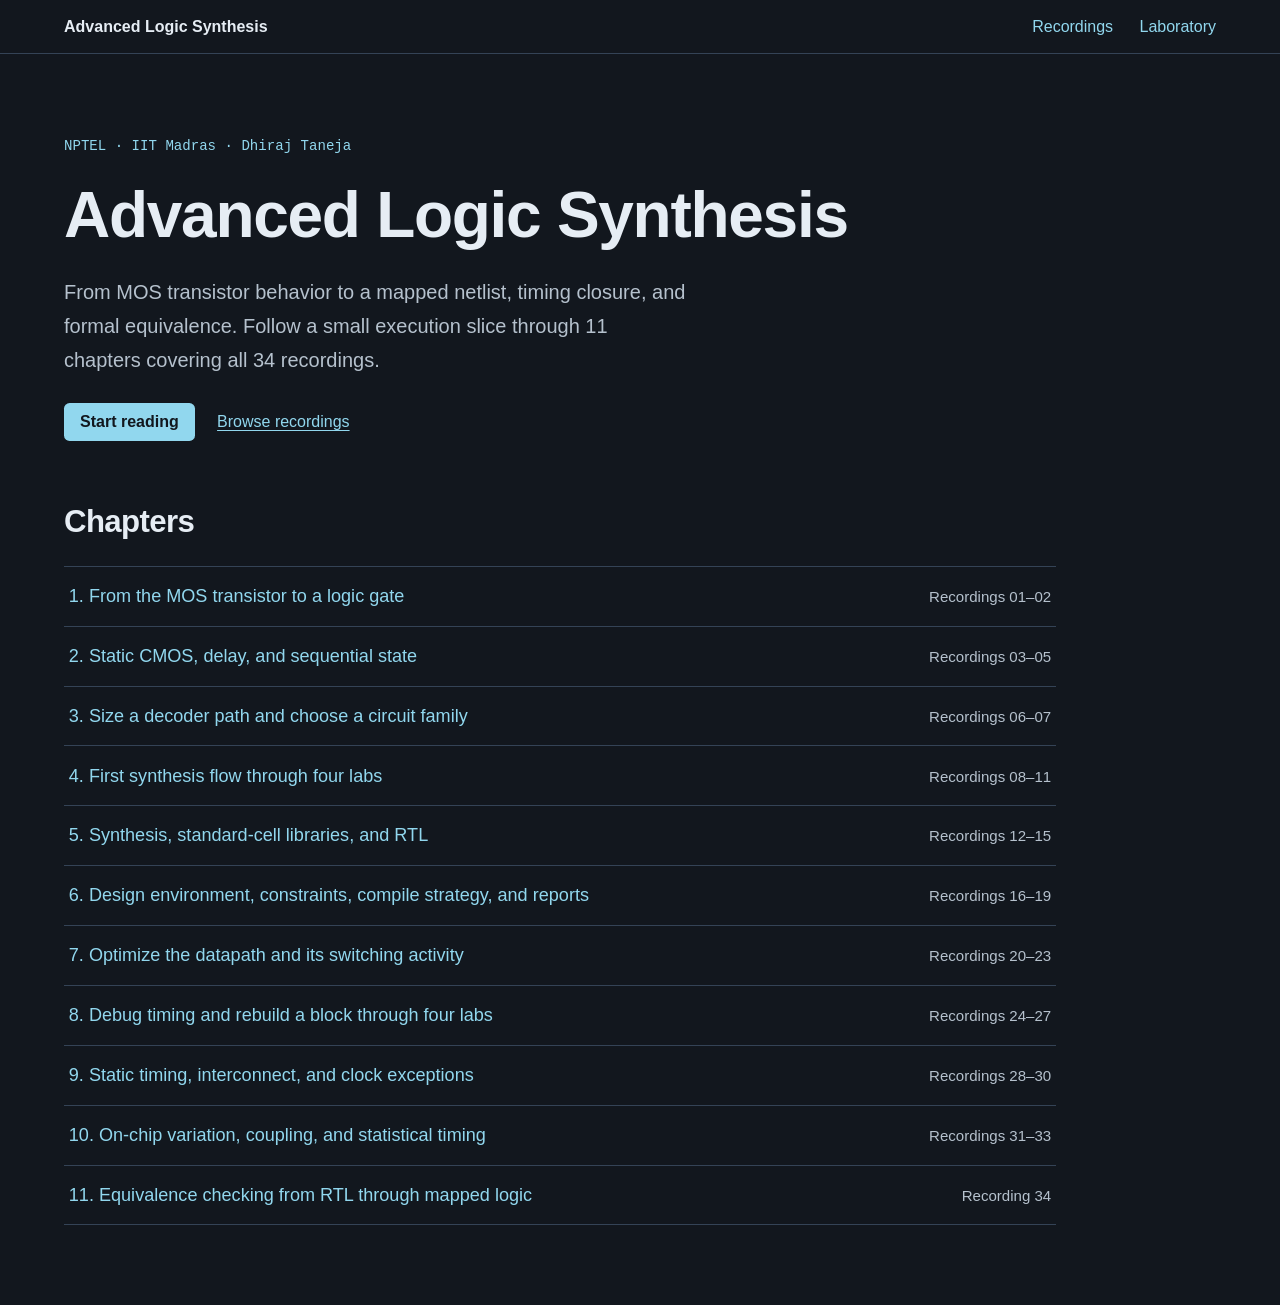
<file: index.html>
<!doctype html>
<html lang="en">
<head>
<meta charset="utf-8">
<meta name="viewport" content="width=device-width, initial-scale=1">
<meta name="color-scheme" content="dark">
<title>Advanced Logic Synthesis</title>
<link rel="stylesheet" href="assets/reader.css">

</head>
<body>
<a class="skip" href="#main">Skip to content</a>
<header class="topbar"><nav aria-label="Course navigation">
  <a class="brand" href="index.html">Advanced Logic Synthesis</a>
  <a href="source-map.html">Recordings</a>
  <a href="laboratory.html">Laboratory</a>
</nav></header>
<main id="main"><section class="opening"><p class="course-credit">NPTEL · IIT Madras · Dhiraj Taneja</p><h1>Advanced Logic Synthesis</h1><p>From MOS transistor behavior to a mapped netlist, timing closure, and formal equivalence. Follow a small execution slice through 11 chapters covering all 34 recordings.</p><div class="actions"><a class="start" href="chapters/01-mos.html">Start reading</a><a href="source-map.html">Browse recordings</a></div></section><section><h2>Chapters</h2><ol class="contents"><li><a href="chapters/01-mos.html"><span>1. From the MOS transistor to a logic gate</span><small>Recordings 01–02</small></a></li>
<li><a href="chapters/02-cmos.html"><span>2. Static CMOS, delay, and sequential state</span><small>Recordings 03–05</small></a></li>
<li><a href="chapters/03-sizing.html"><span>3. Size a decoder path and choose a circuit family</span><small>Recordings 06–07</small></a></li>
<li><a href="chapters/04-first-flow.html"><span>4. First synthesis flow through four labs</span><small>Recordings 08–11</small></a></li>
<li><a href="chapters/05-rtl-library.html"><span>5. Synthesis, standard-cell libraries, and RTL</span><small>Recordings 12–15</small></a></li>
<li><a href="chapters/06-constraints-compile.html"><span>6. Design environment, constraints, compile strategy, and reports</span><small>Recordings 16–19</small></a></li>
<li><a href="chapters/07-datapath-power.html"><span>7. Optimize the datapath and its switching activity</span><small>Recordings 20–23</small></a></li>
<li><a href="chapters/08-closure-labs.html"><span>8. Debug timing and rebuild a block through four labs</span><small>Recordings 24–27</small></a></li>
<li><a href="chapters/09-sta.html"><span>9. Static timing, interconnect, and clock exceptions</span><small>Recordings 28–30</small></a></li>
<li><a href="chapters/10-variation-noise.html"><span>10. On-chip variation, coupling, and statistical timing</span><small>Recordings 31–33</small></a></li>
<li><a href="chapters/11-equivalence.html"><span>11. Equivalence checking from RTL through mapped logic</span><small>Recording 34</small></a></li></ol></section></main>
</body>
</html>
</file>
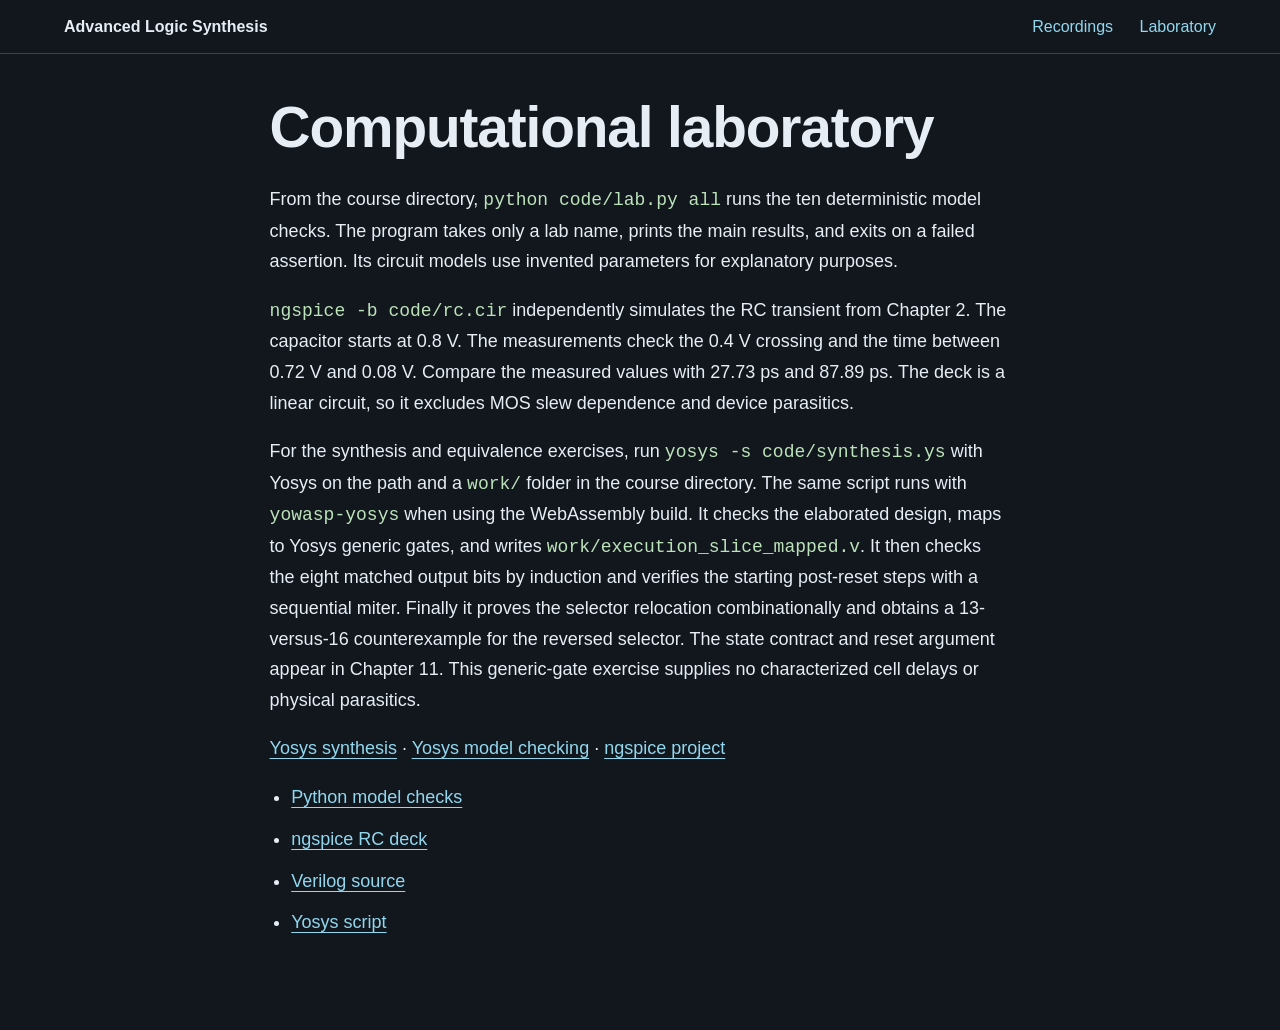
<file: laboratory.html>
<!doctype html>
<html lang="en">
<head>
<meta charset="utf-8">
<meta name="viewport" content="width=device-width, initial-scale=1">
<meta name="color-scheme" content="dark">
<title>Computational laboratory</title>
<link rel="stylesheet" href="assets/reader.css">

</head>
<body>
<a class="skip" href="#main">Skip to content</a>
<header class="topbar"><nav aria-label="Course navigation">
  <a class="brand" href="index.html">Advanced Logic Synthesis</a>
  <a href="source-map.html">Recordings</a>
  <a href="laboratory.html">Laboratory</a>
</nav></header>
<main id="main"><article><h1 id="computational-laboratory">Computational laboratory</h1>
<p>From the course directory, <code>python code/lab.py all</code> runs the ten deterministic model checks. The program takes only a lab name, prints the main results, and exits on a failed assertion. Its circuit models use invented parameters for explanatory purposes.</p>
<p><code>ngspice -b code/rc.cir</code> independently simulates the RC transient from Chapter 2. The capacitor starts at 0.8 V. The measurements check the 0.4 V crossing and the time between 0.72 V and 0.08 V. Compare the measured values with 27.73 ps and 87.89 ps. The deck is a linear circuit, so it excludes MOS slew dependence and device parasitics.</p>
<p>For the synthesis and equivalence exercises, run <code>yosys -s code/synthesis.ys</code> with Yosys on the path and a <code>work/</code> folder in the course directory. The same script runs with <code>yowasp-yosys</code> when using the WebAssembly build. It checks the elaborated design, maps to Yosys generic gates, and writes <code>work/execution_slice_mapped.v</code>. It then checks the eight matched output bits by induction and verifies the starting post-reset steps with a sequential miter. Finally it proves the selector relocation combinationally and obtains a 13-versus-16 counterexample for the reversed selector. The state contract and reset argument appear in Chapter 11. This generic-gate exercise supplies no characterized cell delays or physical parasitics.</p>
<p><a href="https://github.com/YosysHQ/yosys/blob/main/docs/source/using_yosys/synthesis/synth.rst">Yosys synthesis</a> · <a href="https://github.com/YosysHQ/yosys/blob/main/docs/source/using_yosys/more_scripting/model_checking.rst">Yosys model checking</a> · <a href="https://ngspice.sourceforge.io/">ngspice project</a></p><ul class="downloads"><li><a href="code/lab.py">Python model checks</a></li><li><a href="code/rc.cir">ngspice RC deck</a></li><li><a href="code/slice.v">Verilog source</a></li><li><a href="code/synthesis.ys">Yosys script</a></li></ul></article></main>
</body>
</html>
</file>
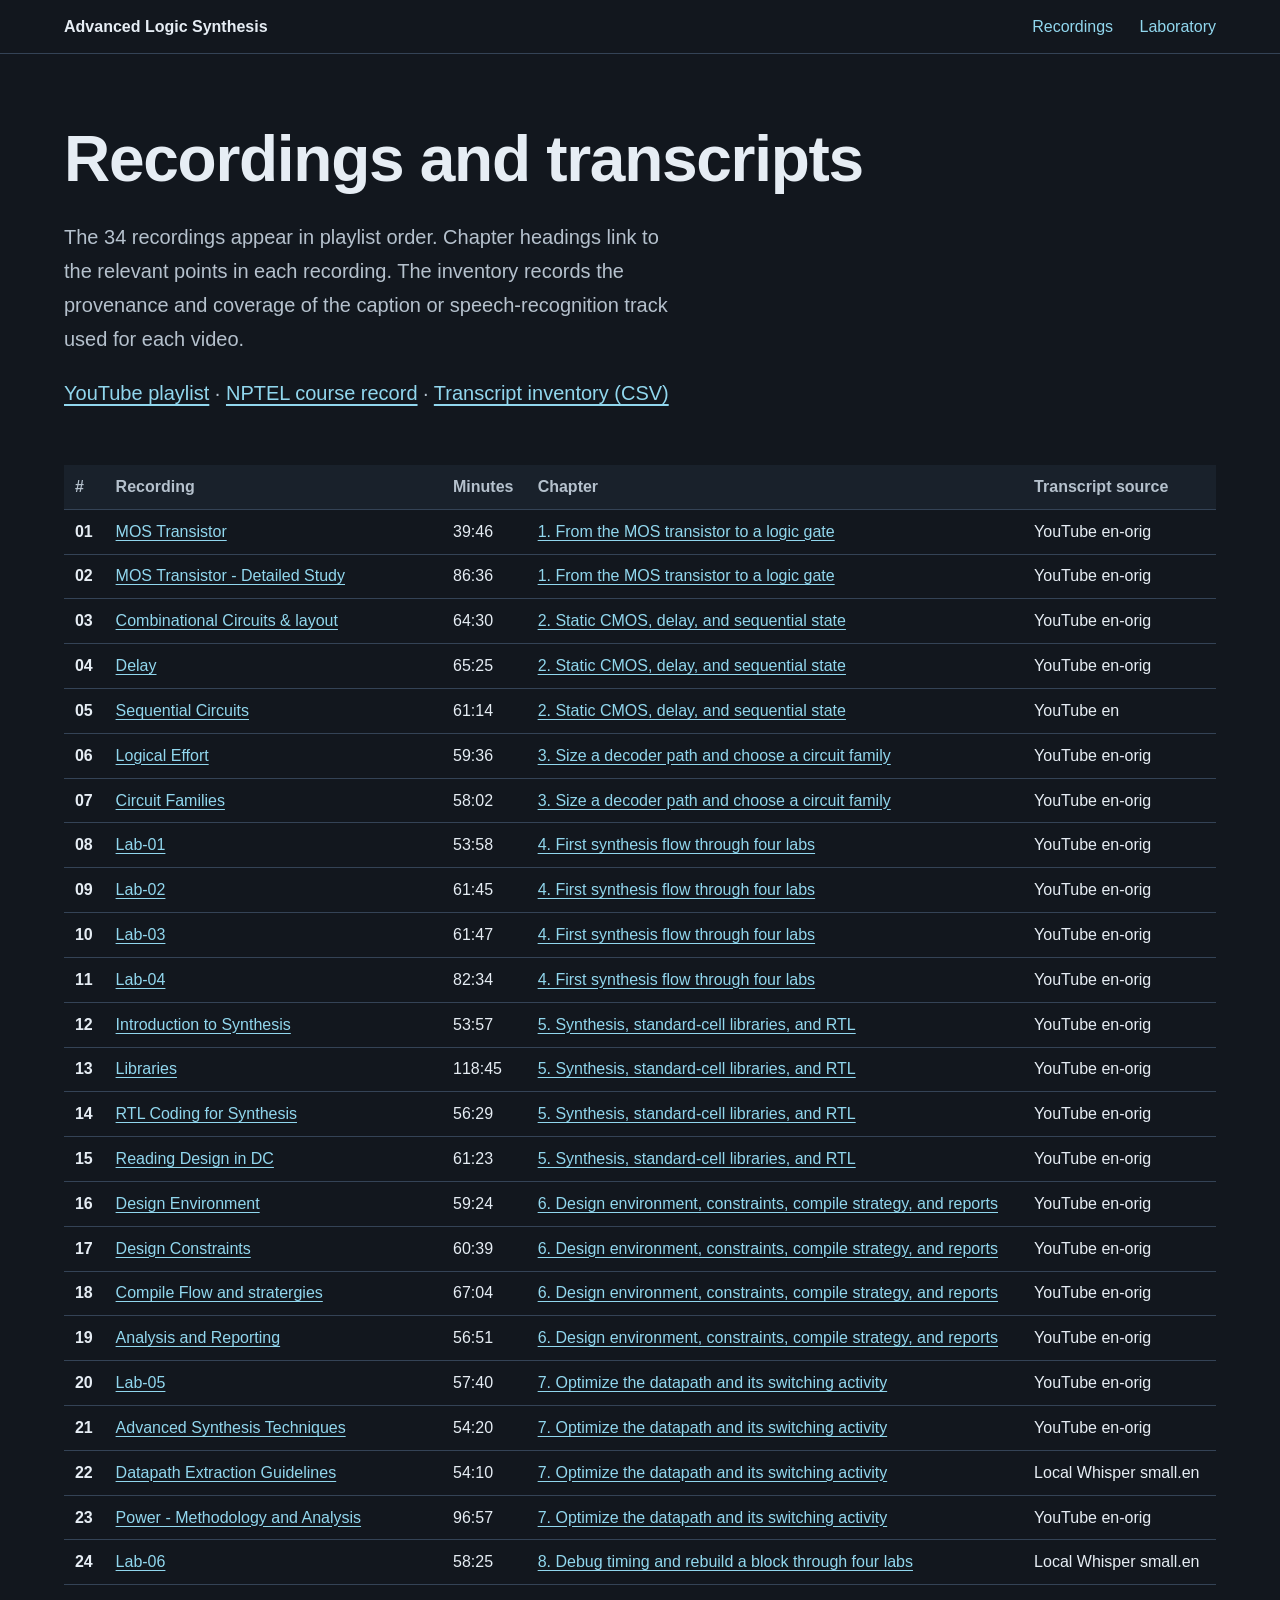
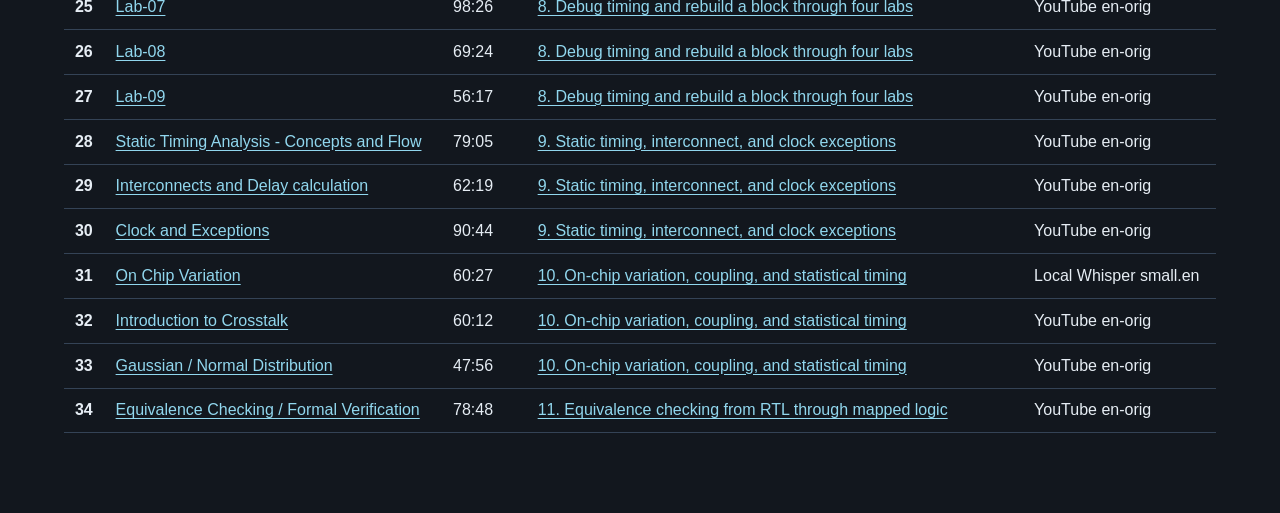
<file: source-map.html>
<!doctype html>
<html lang="en">
<head>
<meta charset="utf-8">
<meta name="viewport" content="width=device-width, initial-scale=1">
<meta name="color-scheme" content="dark">
<title>Recordings and transcripts</title>
<link rel="stylesheet" href="assets/reader.css">

</head>
<body>
<a class="skip" href="#main">Skip to content</a>
<header class="topbar"><nav aria-label="Course navigation">
  <a class="brand" href="index.html">Advanced Logic Synthesis</a>
  <a href="source-map.html">Recordings</a>
  <a href="laboratory.html">Laboratory</a>
</nav></header>
<main id="main"><section class="opening"><h1>Recordings and transcripts</h1><p>The 34 recordings appear in playlist order. Chapter headings link to the relevant points in each recording. The inventory records the provenance and coverage of the caption or speech-recognition track used for each video.</p><p><a href="https://www.youtube.com/playlist?list=PLbMVogVj5nJQe0_9YJlN9S7ktkA8DI-fL">YouTube playlist</a> · <a href="https://nptel.ac.in/courses/117106109">NPTEL course record</a> · <a href="lecture-inventory.csv">Transcript inventory (CSV)</a></p></section><div class="table-scroll" role="region" tabindex="0" aria-label="Recording inventory"><table><thead><tr><th scope="col">#</th><th scope="col">Recording</th><th scope="col">Minutes</th><th scope="col">Chapter</th><th scope="col">Transcript source</th></tr></thead><tbody><tr><th scope="row">01</th><td><a href="https://www.youtube.com/watch?v=WBa2Fw5-yU4">MOS Transistor</a></td><td>39:46</td><td><a href="chapters/01-mos.html">1. From the MOS transistor to a logic gate</a></td><td>YouTube en-orig</td></tr>
<tr><th scope="row">02</th><td><a href="https://www.youtube.com/watch?v=R-mMcqMXqmk">MOS Transistor - Detailed Study</a></td><td>86:36</td><td><a href="chapters/01-mos.html">1. From the MOS transistor to a logic gate</a></td><td>YouTube en-orig</td></tr>
<tr><th scope="row">03</th><td><a href="https://www.youtube.com/watch?v=EK3Q3donQeQ">Combinational Circuits &amp; layout</a></td><td>64:30</td><td><a href="chapters/02-cmos.html">2. Static CMOS, delay, and sequential state</a></td><td>YouTube en-orig</td></tr>
<tr><th scope="row">04</th><td><a href="https://www.youtube.com/watch?v=_1pBznDWZMg">Delay</a></td><td>65:25</td><td><a href="chapters/02-cmos.html">2. Static CMOS, delay, and sequential state</a></td><td>YouTube en-orig</td></tr>
<tr><th scope="row">05</th><td><a href="https://www.youtube.com/watch?v=Yo_ttSD6o-k">Sequential Circuits</a></td><td>61:14</td><td><a href="chapters/02-cmos.html">2. Static CMOS, delay, and sequential state</a></td><td>YouTube en</td></tr>
<tr><th scope="row">06</th><td><a href="https://www.youtube.com/watch?v=KAk91n5nTgg">Logical Effort</a></td><td>59:36</td><td><a href="chapters/03-sizing.html">3. Size a decoder path and choose a circuit family</a></td><td>YouTube en-orig</td></tr>
<tr><th scope="row">07</th><td><a href="https://www.youtube.com/watch?v=zdr5G-JA_LE">Circuit Families</a></td><td>58:02</td><td><a href="chapters/03-sizing.html">3. Size a decoder path and choose a circuit family</a></td><td>YouTube en-orig</td></tr>
<tr><th scope="row">08</th><td><a href="https://www.youtube.com/watch?v=64MT8293aqU">Lab-01</a></td><td>53:58</td><td><a href="chapters/04-first-flow.html">4. First synthesis flow through four labs</a></td><td>YouTube en-orig</td></tr>
<tr><th scope="row">09</th><td><a href="https://www.youtube.com/watch?v=WhPKoE1mZRU">Lab-02</a></td><td>61:45</td><td><a href="chapters/04-first-flow.html">4. First synthesis flow through four labs</a></td><td>YouTube en-orig</td></tr>
<tr><th scope="row">10</th><td><a href="https://www.youtube.com/watch?v=XAXlDwBIrHE">Lab-03</a></td><td>61:47</td><td><a href="chapters/04-first-flow.html">4. First synthesis flow through four labs</a></td><td>YouTube en-orig</td></tr>
<tr><th scope="row">11</th><td><a href="https://www.youtube.com/watch?v=CdlqGtuwu2A">Lab-04</a></td><td>82:34</td><td><a href="chapters/04-first-flow.html">4. First synthesis flow through four labs</a></td><td>YouTube en-orig</td></tr>
<tr><th scope="row">12</th><td><a href="https://www.youtube.com/watch?v=EculfHy8ZTQ">Introduction to Synthesis</a></td><td>53:57</td><td><a href="chapters/05-rtl-library.html">5. Synthesis, standard-cell libraries, and RTL</a></td><td>YouTube en-orig</td></tr>
<tr><th scope="row">13</th><td><a href="https://www.youtube.com/watch?v=dqN3-Hd6s9M">Libraries</a></td><td>118:45</td><td><a href="chapters/05-rtl-library.html">5. Synthesis, standard-cell libraries, and RTL</a></td><td>YouTube en-orig</td></tr>
<tr><th scope="row">14</th><td><a href="https://www.youtube.com/watch?v=fbLERbbmGtY">RTL Coding for Synthesis</a></td><td>56:29</td><td><a href="chapters/05-rtl-library.html">5. Synthesis, standard-cell libraries, and RTL</a></td><td>YouTube en-orig</td></tr>
<tr><th scope="row">15</th><td><a href="https://www.youtube.com/watch?v=InEQiLrFf-w">Reading Design in DC</a></td><td>61:23</td><td><a href="chapters/05-rtl-library.html">5. Synthesis, standard-cell libraries, and RTL</a></td><td>YouTube en-orig</td></tr>
<tr><th scope="row">16</th><td><a href="https://www.youtube.com/watch?v=7yRJREMrl3s">Design Environment</a></td><td>59:24</td><td><a href="chapters/06-constraints-compile.html">6. Design environment, constraints, compile strategy, and reports</a></td><td>YouTube en-orig</td></tr>
<tr><th scope="row">17</th><td><a href="https://www.youtube.com/watch?v=_ewT68b8gLk">Design Constraints</a></td><td>60:39</td><td><a href="chapters/06-constraints-compile.html">6. Design environment, constraints, compile strategy, and reports</a></td><td>YouTube en-orig</td></tr>
<tr><th scope="row">18</th><td><a href="https://www.youtube.com/watch?v=PA5KzTcLIhQ">Compile Flow and stratergies</a></td><td>67:04</td><td><a href="chapters/06-constraints-compile.html">6. Design environment, constraints, compile strategy, and reports</a></td><td>YouTube en-orig</td></tr>
<tr><th scope="row">19</th><td><a href="https://www.youtube.com/watch?v=sWmMCh-bRFo">Analysis and Reporting</a></td><td>56:51</td><td><a href="chapters/06-constraints-compile.html">6. Design environment, constraints, compile strategy, and reports</a></td><td>YouTube en-orig</td></tr>
<tr><th scope="row">20</th><td><a href="https://www.youtube.com/watch?v=_QIncrpuLJ0">Lab-05</a></td><td>57:40</td><td><a href="chapters/07-datapath-power.html">7. Optimize the datapath and its switching activity</a></td><td>YouTube en-orig</td></tr>
<tr><th scope="row">21</th><td><a href="https://www.youtube.com/watch?v=ITRaUj7AqLM">Advanced Synthesis Techniques</a></td><td>54:20</td><td><a href="chapters/07-datapath-power.html">7. Optimize the datapath and its switching activity</a></td><td>YouTube en-orig</td></tr>
<tr><th scope="row">22</th><td><a href="https://www.youtube.com/watch?v=-3-bqspGmFo">Datapath Extraction Guidelines</a></td><td>54:10</td><td><a href="chapters/07-datapath-power.html">7. Optimize the datapath and its switching activity</a></td><td>Local Whisper small.en</td></tr>
<tr><th scope="row">23</th><td><a href="https://www.youtube.com/watch?v=0tr81951TNE">Power - Methodology and Analysis</a></td><td>96:57</td><td><a href="chapters/07-datapath-power.html">7. Optimize the datapath and its switching activity</a></td><td>YouTube en-orig</td></tr>
<tr><th scope="row">24</th><td><a href="https://www.youtube.com/watch?v=kuHtC1LuKso">Lab-06</a></td><td>58:25</td><td><a href="chapters/08-closure-labs.html">8. Debug timing and rebuild a block through four labs</a></td><td>Local Whisper small.en</td></tr>
<tr><th scope="row">25</th><td><a href="https://www.youtube.com/watch?v=RpNbQDah6MM">Lab-07</a></td><td>98:26</td><td><a href="chapters/08-closure-labs.html">8. Debug timing and rebuild a block through four labs</a></td><td>YouTube en-orig</td></tr>
<tr><th scope="row">26</th><td><a href="https://www.youtube.com/watch?v=r4j0wv_dDyw">Lab-08</a></td><td>69:24</td><td><a href="chapters/08-closure-labs.html">8. Debug timing and rebuild a block through four labs</a></td><td>YouTube en-orig</td></tr>
<tr><th scope="row">27</th><td><a href="https://www.youtube.com/watch?v=hcrQYacN3IY">Lab-09</a></td><td>56:17</td><td><a href="chapters/08-closure-labs.html">8. Debug timing and rebuild a block through four labs</a></td><td>YouTube en-orig</td></tr>
<tr><th scope="row">28</th><td><a href="https://www.youtube.com/watch?v=Vo5VS5rJtyU">Static Timing Analysis - Concepts and Flow</a></td><td>79:05</td><td><a href="chapters/09-sta.html">9. Static timing, interconnect, and clock exceptions</a></td><td>YouTube en-orig</td></tr>
<tr><th scope="row">29</th><td><a href="https://www.youtube.com/watch?v=A9vzgrr-9Gc">Interconnects and Delay calculation</a></td><td>62:19</td><td><a href="chapters/09-sta.html">9. Static timing, interconnect, and clock exceptions</a></td><td>YouTube en-orig</td></tr>
<tr><th scope="row">30</th><td><a href="https://www.youtube.com/watch?v=X5vbEFgNqEs">Clock and Exceptions</a></td><td>90:44</td><td><a href="chapters/09-sta.html">9. Static timing, interconnect, and clock exceptions</a></td><td>YouTube en-orig</td></tr>
<tr><th scope="row">31</th><td><a href="https://www.youtube.com/watch?v=5wIeE_opcpc">On Chip Variation</a></td><td>60:27</td><td><a href="chapters/10-variation-noise.html">10. On-chip variation, coupling, and statistical timing</a></td><td>Local Whisper small.en</td></tr>
<tr><th scope="row">32</th><td><a href="https://www.youtube.com/watch?v=Qrws47HNrGs">Introduction to Crosstalk</a></td><td>60:12</td><td><a href="chapters/10-variation-noise.html">10. On-chip variation, coupling, and statistical timing</a></td><td>YouTube en-orig</td></tr>
<tr><th scope="row">33</th><td><a href="https://www.youtube.com/watch?v=fqSYBdIG4RM">Gaussian / Normal Distribution</a></td><td>47:56</td><td><a href="chapters/10-variation-noise.html">10. On-chip variation, coupling, and statistical timing</a></td><td>YouTube en-orig</td></tr>
<tr><th scope="row">34</th><td><a href="https://www.youtube.com/watch?v=LfqNlRfpVWo">Equivalence Checking / Formal Verification</a></td><td>78:48</td><td><a href="chapters/11-equivalence.html">11. Equivalence checking from RTL through mapped logic</a></td><td>YouTube en-orig</td></tr></tbody></table></div></main>
</body>
</html>
</file>
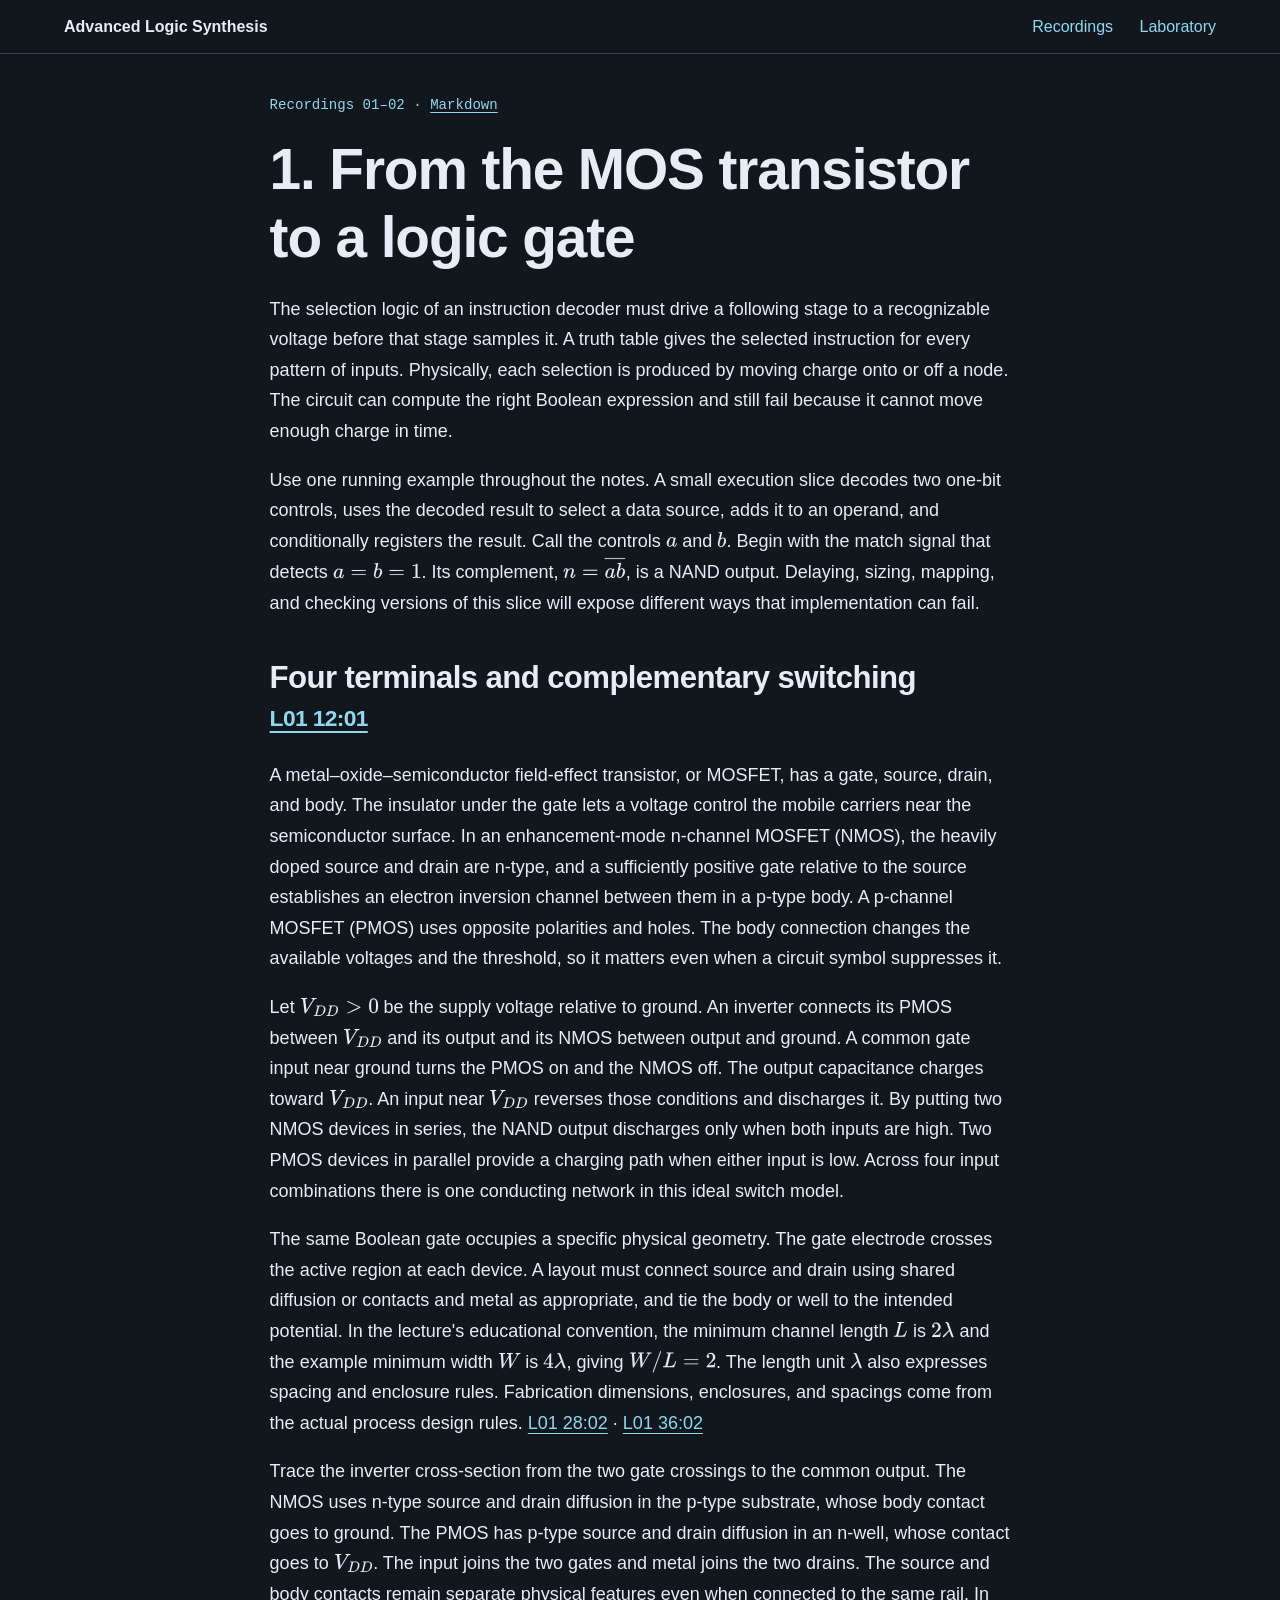
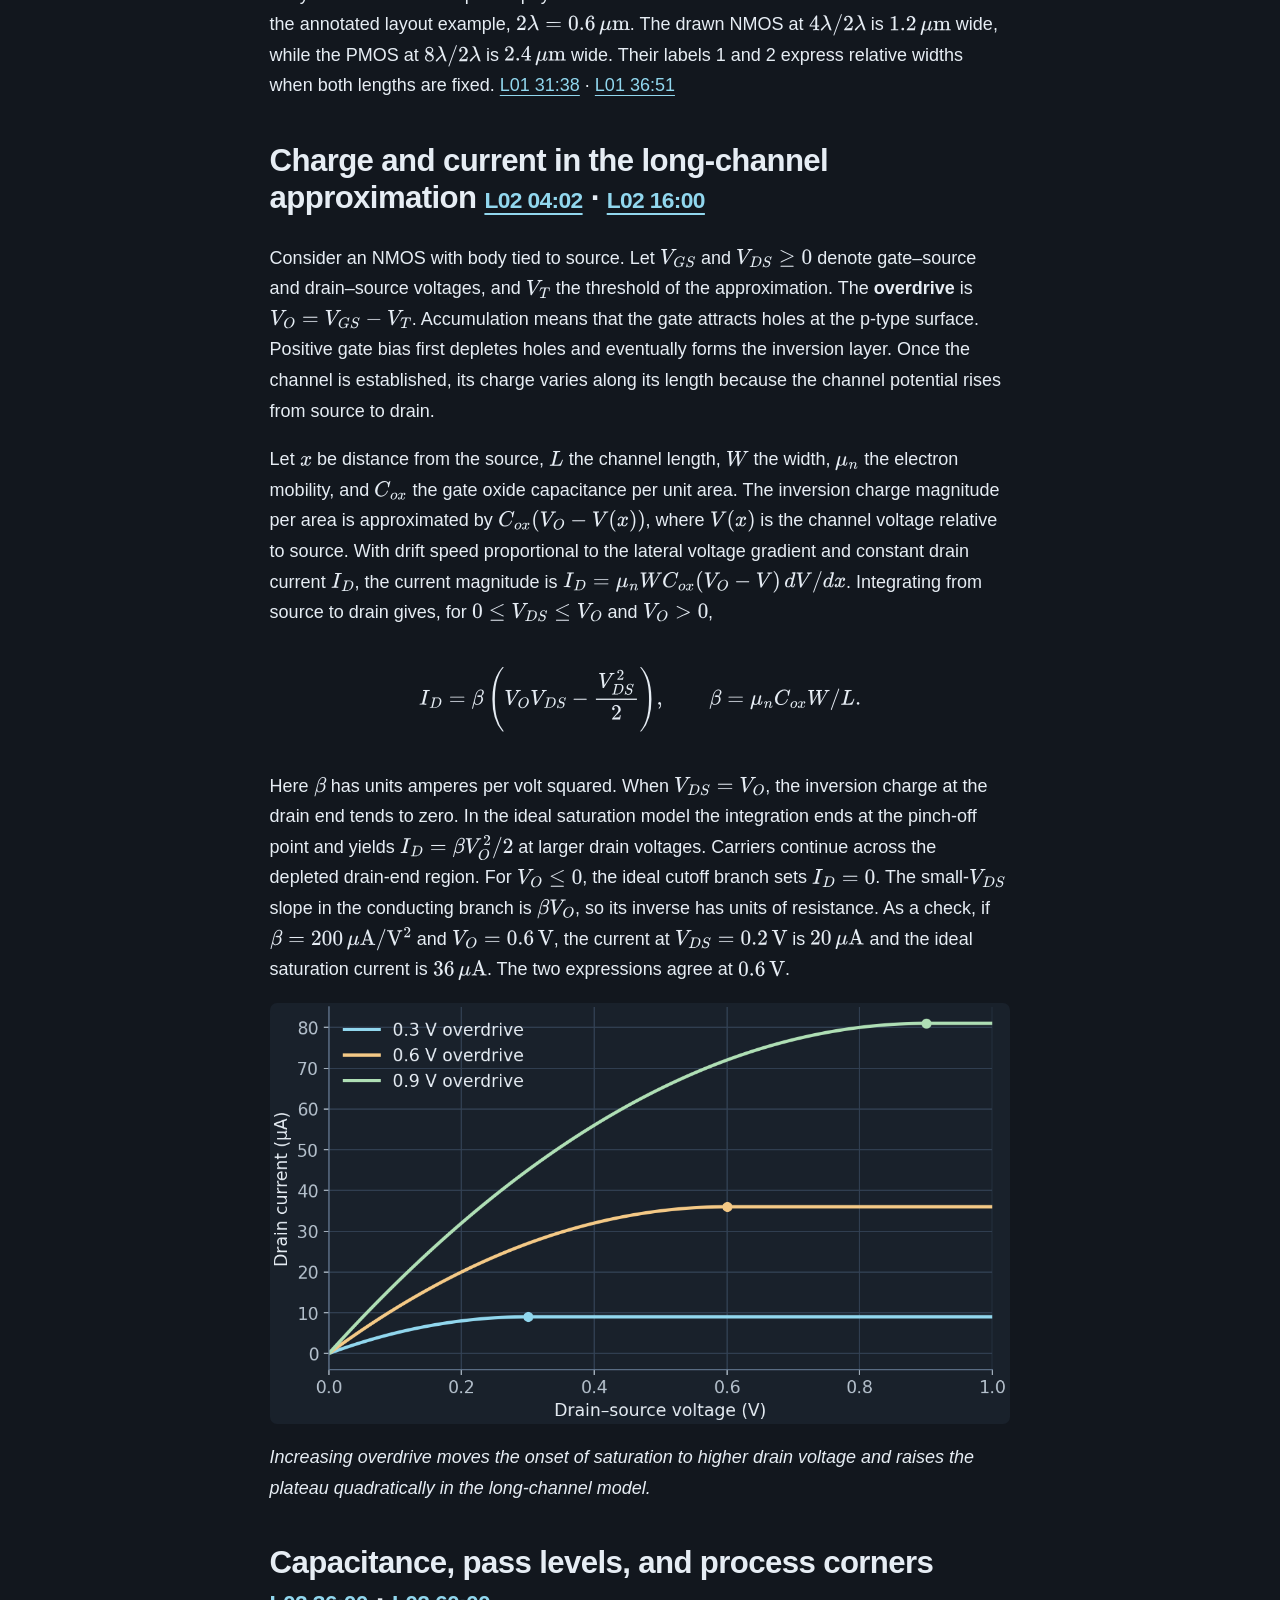
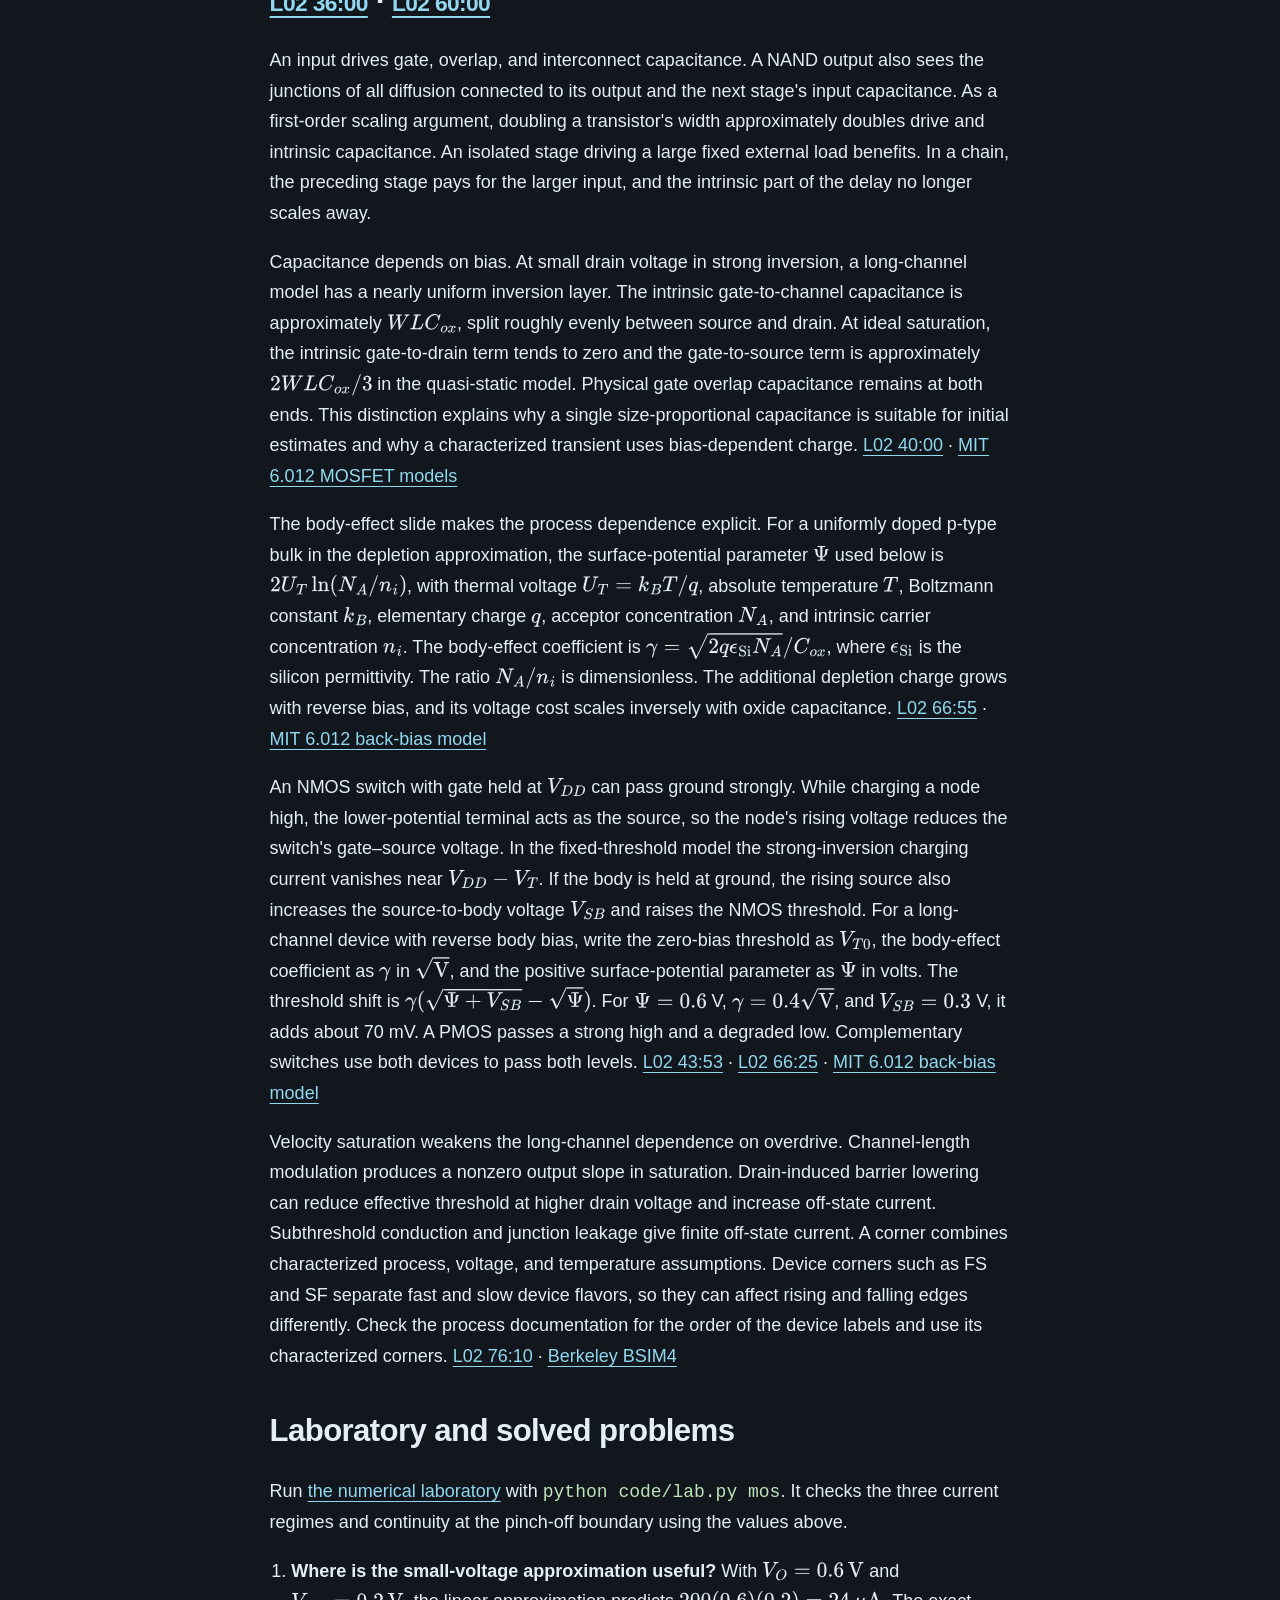
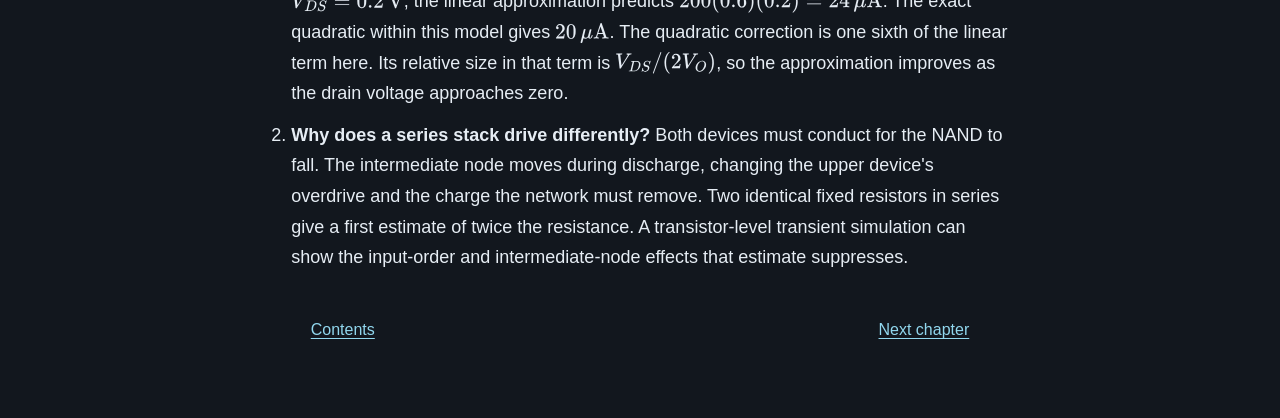
<file: chapters/01-mos.html>
<!doctype html>
<html lang="en">
<head>
<meta charset="utf-8">
<meta name="viewport" content="width=device-width, initial-scale=1">
<meta name="color-scheme" content="dark">
<title>1. From the MOS transistor to a logic gate</title>
<link rel="stylesheet" href="../assets/reader.css">
<script defer src="../assets/math-config.js"></script><script defer src="../assets/mathjax-tex-svg.js"></script>
</head>
<body>
<a class="skip" href="#main">Skip to content</a>
<header class="topbar"><nav aria-label="Course navigation">
  <a class="brand" href="../index.html">Advanced Logic Synthesis</a>
  <a href="../source-map.html">Recordings</a>
  <a href="../laboratory.html">Laboratory</a>
</nav></header>
<main id="main"><article><div class="chapter-meta">Recordings 01–02 <span>·</span> <a href="01-mos.md">Markdown</a></div>
<h1 id="1-from-the-mos-transistor-to-a-logic-gate">1. From the MOS transistor to a logic gate</h1>
<p>The selection logic of an instruction decoder must drive a following stage to a recognizable voltage before that stage samples it. A truth table gives the selected instruction for every pattern of inputs. Physically, each selection is produced by moving charge onto or off a node. The circuit can compute the right Boolean expression and still fail because it cannot move enough charge in time.</p>
<p>Use one running example throughout the notes. A small execution slice decodes two one-bit controls, uses the decoded result to select a data source, adds it to an operand, and conditionally registers the result. Call the controls <span class="inline-math">\(a\)</span> and <span class="inline-math">\(b\)</span>. Begin with the match signal that detects <span class="inline-math">\(a=b=1\)</span>. Its complement, <span class="inline-math">\(n=\overline{ab}\)</span>, is a NAND output. Delaying, sizing, mapping, and checking versions of this slice will expose different ways that implementation can fail.</p>
<h2 id="four-terminals-and-complementary-switching-l01-1201">Four terminals and complementary switching <a href="https://www.youtube.com/watch?v=WBa2Fw5-yU4&amp;t=721s">L01 12:01</a></h2>
<p>A metal–oxide–semiconductor field-effect transistor, or MOSFET, has a gate, source, drain, and body. The insulator under the gate lets a voltage control the mobile carriers near the semiconductor surface. In an enhancement-mode n-channel MOSFET (NMOS), the heavily doped source and drain are n-type, and a sufficiently positive gate relative to the source establishes an electron inversion channel between them in a p-type body. A p-channel MOSFET (PMOS) uses opposite polarities and holes. The body connection changes the available voltages and the threshold, so it matters even when a circuit symbol suppresses it.</p>
<p>Let <span class="inline-math">\(V_{DD}&gt;0\)</span> be the supply voltage relative to ground. An inverter connects its PMOS between <span class="inline-math">\(V_{DD}\)</span> and its output and its NMOS between output and ground. A common gate input near ground turns the PMOS on and the NMOS off. The output capacitance charges toward <span class="inline-math">\(V_{DD}\)</span>. An input near <span class="inline-math">\(V_{DD}\)</span> reverses those conditions and discharges it. By putting two NMOS devices in series, the NAND output discharges only when both inputs are high. Two PMOS devices in parallel provide a charging path when either input is low. Across four input combinations there is one conducting network in this ideal switch model.</p>
<p>The same Boolean gate occupies a specific physical geometry. The gate electrode crosses the active region at each device. A layout must connect source and drain using shared diffusion or contacts and metal as appropriate, and tie the body or well to the intended potential. In the lecture's educational convention, the minimum channel length <span class="inline-math">\(L\)</span> is <span class="inline-math">\(2\lambda\)</span> and the example minimum width <span class="inline-math">\(W\)</span> is <span class="inline-math">\(4\lambda\)</span>, giving <span class="inline-math">\(W/L=2\)</span>. The length unit <span class="inline-math">\(\lambda\)</span> also expresses spacing and enclosure rules. Fabrication dimensions, enclosures, and spacings come from the actual process design rules. <a href="https://www.youtube.com/watch?v=WBa2Fw5-yU4&amp;t=1682s">L01 28:02</a> · <a href="https://www.youtube.com/watch?v=WBa2Fw5-yU4&amp;t=2162s">L01 36:02</a></p>
<p>Trace the inverter cross-section from the two gate crossings to the common output. The NMOS uses n-type source and drain diffusion in the p-type substrate, whose body contact goes to ground. The PMOS has p-type source and drain diffusion in an n-well, whose contact goes to <span class="inline-math">\(V_{DD}\)</span>. The input joins the two gates and metal joins the two drains. The source and body contacts remain separate physical features even when connected to the same rail. In the annotated layout example, <span class="inline-math">\(2\lambda=0.6\,\mu\mathrm m\)</span>. The drawn NMOS at <span class="inline-math">\(4\lambda/2\lambda\)</span> is <span class="inline-math">\(1.2\,\mu\mathrm m\)</span> wide, while the PMOS at <span class="inline-math">\(8\lambda/2\lambda\)</span> is <span class="inline-math">\(2.4\,\mu\mathrm m\)</span> wide. Their labels 1 and 2 express relative widths when both lengths are fixed. <a href="https://www.youtube.com/watch?v=WBa2Fw5-yU4&amp;t=1898s">L01 31:38</a> · <a href="https://www.youtube.com/watch?v=WBa2Fw5-yU4&amp;t=2211s">L01 36:51</a></p>
<h2 id="charge-and-current-in-the-long-channel-approximation-l02-0402-l02-1600">Charge and current in the long-channel approximation <a href="https://www.youtube.com/watch?v=R-mMcqMXqmk&amp;t=242s">L02 04:02</a> · <a href="https://www.youtube.com/watch?v=R-mMcqMXqmk&amp;t=960s">L02 16:00</a></h2>
<p>Consider an NMOS with body tied to source. Let <span class="inline-math">\(V_{GS}\)</span> and <span class="inline-math">\(V_{DS}\ge 0\)</span> denote gate–source and drain–source voltages, and <span class="inline-math">\(V_T\)</span> the threshold of the approximation. The <strong>overdrive</strong> is <span class="inline-math">\(V_O=V_{GS}-V_T\)</span>. Accumulation means that the gate attracts holes at the p-type surface. Positive gate bias first depletes holes and eventually forms the inversion layer. Once the channel is established, its charge varies along its length because the channel potential rises from source to drain.</p>
<p>Let <span class="inline-math">\(x\)</span> be distance from the source, <span class="inline-math">\(L\)</span> the channel length, <span class="inline-math">\(W\)</span> the width, <span class="inline-math">\(\mu_n\)</span> the electron mobility, and <span class="inline-math">\(C_{ox}\)</span> the gate oxide capacitance per unit area. The inversion charge magnitude per area is approximated by <span class="inline-math">\(C_{ox}(V_O-V(x))\)</span>, where <span class="inline-math">\(V(x)\)</span> is the channel voltage relative to source. With drift speed proportional to the lateral voltage gradient and constant drain current <span class="inline-math">\(I_D\)</span>, the current magnitude is <span class="inline-math">\(I_D=\mu_n W C_{ox}(V_O-V)\,dV/dx\)</span>. Integrating from source to drain gives, for <span class="inline-math">\(0\le V_{DS}\le V_O\)</span> and <span class="inline-math">\(V_O&gt;0\)</span>,</p>
<div class="display-math">\[I_D=\beta\left(V_OV_{DS}-\frac{V_{DS}^2}{2}\right),\qquad
\beta=\mu_n C_{ox}W/L.\]</div>
<p>Here <span class="inline-math">\(\beta\)</span> has units amperes per volt squared. When <span class="inline-math">\(V_{DS}=V_O\)</span>, the inversion charge at the drain end tends to zero. In the ideal saturation model the integration ends at the pinch-off point and yields <span class="inline-math">\(I_D=\beta V_O^2/2\)</span> at larger drain voltages. Carriers continue across the depleted drain-end region. For <span class="inline-math">\(V_O\le0\)</span>, the ideal cutoff branch sets <span class="inline-math">\(I_D=0\)</span>. The small-<span class="inline-math">\(V_{DS}\)</span> slope in the conducting branch is <span class="inline-math">\(\beta V_O\)</span>, so its inverse has units of resistance. As a check, if <span class="inline-math">\(\beta=200\,\mu\mathrm{A/V^2}\)</span> and <span class="inline-math">\(V_O=0.6\,\mathrm V\)</span>, the current at <span class="inline-math">\(V_{DS}=0.2\,\mathrm V\)</span> is <span class="inline-math">\(20\,\mu\mathrm A\)</span> and the ideal saturation current is <span class="inline-math">\(36\,\mu\mathrm A\)</span>. The two expressions agree at <span class="inline-math">\(0.6\,\mathrm V\)</span>.</p>
<p><img alt="Ideal drain current rises and then plateaus at each highlighted pinch-off point. The three plateau currents are 9, 36, and 81 microamperes for overdrives of 0.3, 0.6, and 0.9 volts." src="../assets/mos-current.png" /></p>
<p><em>Increasing overdrive moves the onset of saturation to higher drain voltage and raises the plateau quadratically in the long-channel model.</em></p>
<h2 id="capacitance-pass-levels-and-process-corners-l02-3600-l02-6000">Capacitance, pass levels, and process corners <a href="https://www.youtube.com/watch?v=R-mMcqMXqmk&amp;t=2160s">L02 36:00</a> · <a href="https://www.youtube.com/watch?v=R-mMcqMXqmk&amp;t=3600s">L02 60:00</a></h2>
<p>An input drives gate, overlap, and interconnect capacitance. A NAND output also sees the junctions of all diffusion connected to its output and the next stage's input capacitance. As a first-order scaling argument, doubling a transistor's width approximately doubles drive and intrinsic capacitance. An isolated stage driving a large fixed external load benefits. In a chain, the preceding stage pays for the larger input, and the intrinsic part of the delay no longer scales away.</p>
<p>Capacitance depends on bias. At small drain voltage in strong inversion, a long-channel model has a nearly uniform inversion layer. The intrinsic gate-to-channel capacitance is approximately <span class="inline-math">\(WLC_{ox}\)</span>, split roughly evenly between source and drain. At ideal saturation, the intrinsic gate-to-drain term tends to zero and the gate-to-source term is approximately <span class="inline-math">\(2WLC_{ox}/3\)</span> in the quasi-static model. Physical gate overlap capacitance remains at both ends. This distinction explains why a single size-proportional capacitance is suitable for initial estimates and why a characterized transient uses bias-dependent charge. <a href="https://www.youtube.com/watch?v=R-mMcqMXqmk&amp;t=2400s">L02 40:00</a> · <a href="https://ocw.mit.edu/courses/6-012-microelectronic-devices-and-circuits-fall-2005/pages/lecture-notes/">MIT 6.012 MOSFET models</a></p>
<p>The body-effect slide makes the process dependence explicit. For a uniformly doped p-type bulk in the depletion approximation, the surface-potential parameter <span class="inline-math">\(\Psi\)</span> used below is <span class="inline-math">\(2U_T\ln(N_A/n_i)\)</span>, with thermal voltage <span class="inline-math">\(U_T=k_BT/q\)</span>, absolute temperature <span class="inline-math">\(T\)</span>, Boltzmann constant <span class="inline-math">\(k_B\)</span>, elementary charge <span class="inline-math">\(q\)</span>, acceptor concentration <span class="inline-math">\(N_A\)</span>, and intrinsic carrier concentration <span class="inline-math">\(n_i\)</span>. The body-effect coefficient is <span class="inline-math">\(\gamma=\sqrt{2q\epsilon_{\mathrm{Si}}N_A}/C_{ox}\)</span>, where <span class="inline-math">\(\epsilon_{\mathrm{Si}}\)</span> is the silicon permittivity. The ratio <span class="inline-math">\(N_A/n_i\)</span> is dimensionless. The additional depletion charge grows with reverse bias, and its voltage cost scales inversely with oxide capacitance. <a href="https://www.youtube.com/watch?v=R-mMcqMXqmk&amp;t=4015s">L02 66:55</a> · <a href="https://web.mit.edu/6.012/FALL00/www/handouts/lec10.pdf">MIT 6.012 back-bias model</a></p>
<p>An NMOS switch with gate held at <span class="inline-math">\(V_{DD}\)</span> can pass ground strongly. While charging a node high, the lower-potential terminal acts as the source, so the node's rising voltage reduces the switch's gate–source voltage. In the fixed-threshold model the strong-inversion charging current vanishes near <span class="inline-math">\(V_{DD}-V_T\)</span>. If the body is held at ground, the rising source also increases the source-to-body voltage <span class="inline-math">\(V_{SB}\)</span> and raises the NMOS threshold. For a long-channel device with reverse body bias, write the zero-bias threshold as <span class="inline-math">\(V_{T0}\)</span>, the body-effect coefficient as <span class="inline-math">\(\gamma\)</span> in <span class="inline-math">\(\sqrt{\mathrm V}\)</span>, and the positive surface-potential parameter as <span class="inline-math">\(\Psi\)</span> in volts. The threshold shift is <span class="inline-math">\(\gamma(\sqrt{\Psi+V_{SB}}-\sqrt{\Psi})\)</span>. For <span class="inline-math">\(\Psi=0.6\)</span> V, <span class="inline-math">\(\gamma=0.4\sqrt{\mathrm V}\)</span>, and <span class="inline-math">\(V_{SB}=0.3\)</span> V, it adds about 70 mV. A PMOS passes a strong high and a degraded low. Complementary switches use both devices to pass both levels. <a href="https://www.youtube.com/watch?v=R-mMcqMXqmk&amp;t=2633s">L02 43:53</a> · <a href="https://www.youtube.com/watch?v=R-mMcqMXqmk&amp;t=3985s">L02 66:25</a> · <a href="https://web.mit.edu/6.012/FALL00/www/handouts/lec10.pdf">MIT 6.012 back-bias model</a></p>
<p>Velocity saturation weakens the long-channel dependence on overdrive. Channel-length modulation produces a nonzero output slope in saturation. Drain-induced barrier lowering can reduce effective threshold at higher drain voltage and increase off-state current. Subthreshold conduction and junction leakage give finite off-state current. A corner combines characterized process, voltage, and temperature assumptions. Device corners such as FS and SF separate fast and slow device flavors, so they can affect rising and falling edges differently. Check the process documentation for the order of the device labels and use its characterized corners. <a href="https://www.youtube.com/watch?v=R-mMcqMXqmk&amp;t=4570s">L02 76:10</a> · <a href="https://www.bsim.berkeley.edu/models/bsim4/">Berkeley BSIM4</a></p>
<h2 id="laboratory-and-solved-problems">Laboratory and solved problems</h2>
<p>Run <a href="../code/lab.py">the numerical laboratory</a> with <code>python code/lab.py mos</code>. It checks the three current regimes and continuity at the pinch-off boundary using the values above.</p>
<ol>
<li><strong>Where is the small-voltage approximation useful?</strong> With <span class="inline-math">\(V_O=0.6\,\mathrm V\)</span> and <span class="inline-math">\(V_{DS}=0.2\,\mathrm V\)</span>, the linear approximation predicts <span class="inline-math">\(200(0.6)(0.2)=24\,\mu\mathrm A\)</span>. The exact quadratic within this model gives <span class="inline-math">\(20\,\mu\mathrm A\)</span>. The quadratic correction is one sixth of the linear term here. Its relative size in that term is <span class="inline-math">\(V_{DS}/(2V_O)\)</span>, so the approximation improves as the drain voltage approaches zero.</li>
<li><strong>Why does a series stack drive differently?</strong> Both devices must conduct for the NAND to fall. The intermediate node moves during discharge, changing the upper device's overdrive and the charge the network must remove. Two identical fixed resistors in series give a first estimate of twice the resistance. A transistor-level transient simulation can show the input-order and intermediate-node effects that estimate suppresses.</li>
</ol></article>
<nav class="pagination" aria-label="Chapters"><a rel="prev" href="../index.html">Contents</a><a rel="next" href="02-cmos.html">Next chapter</a></nav></main>
</body>
</html>
</file>
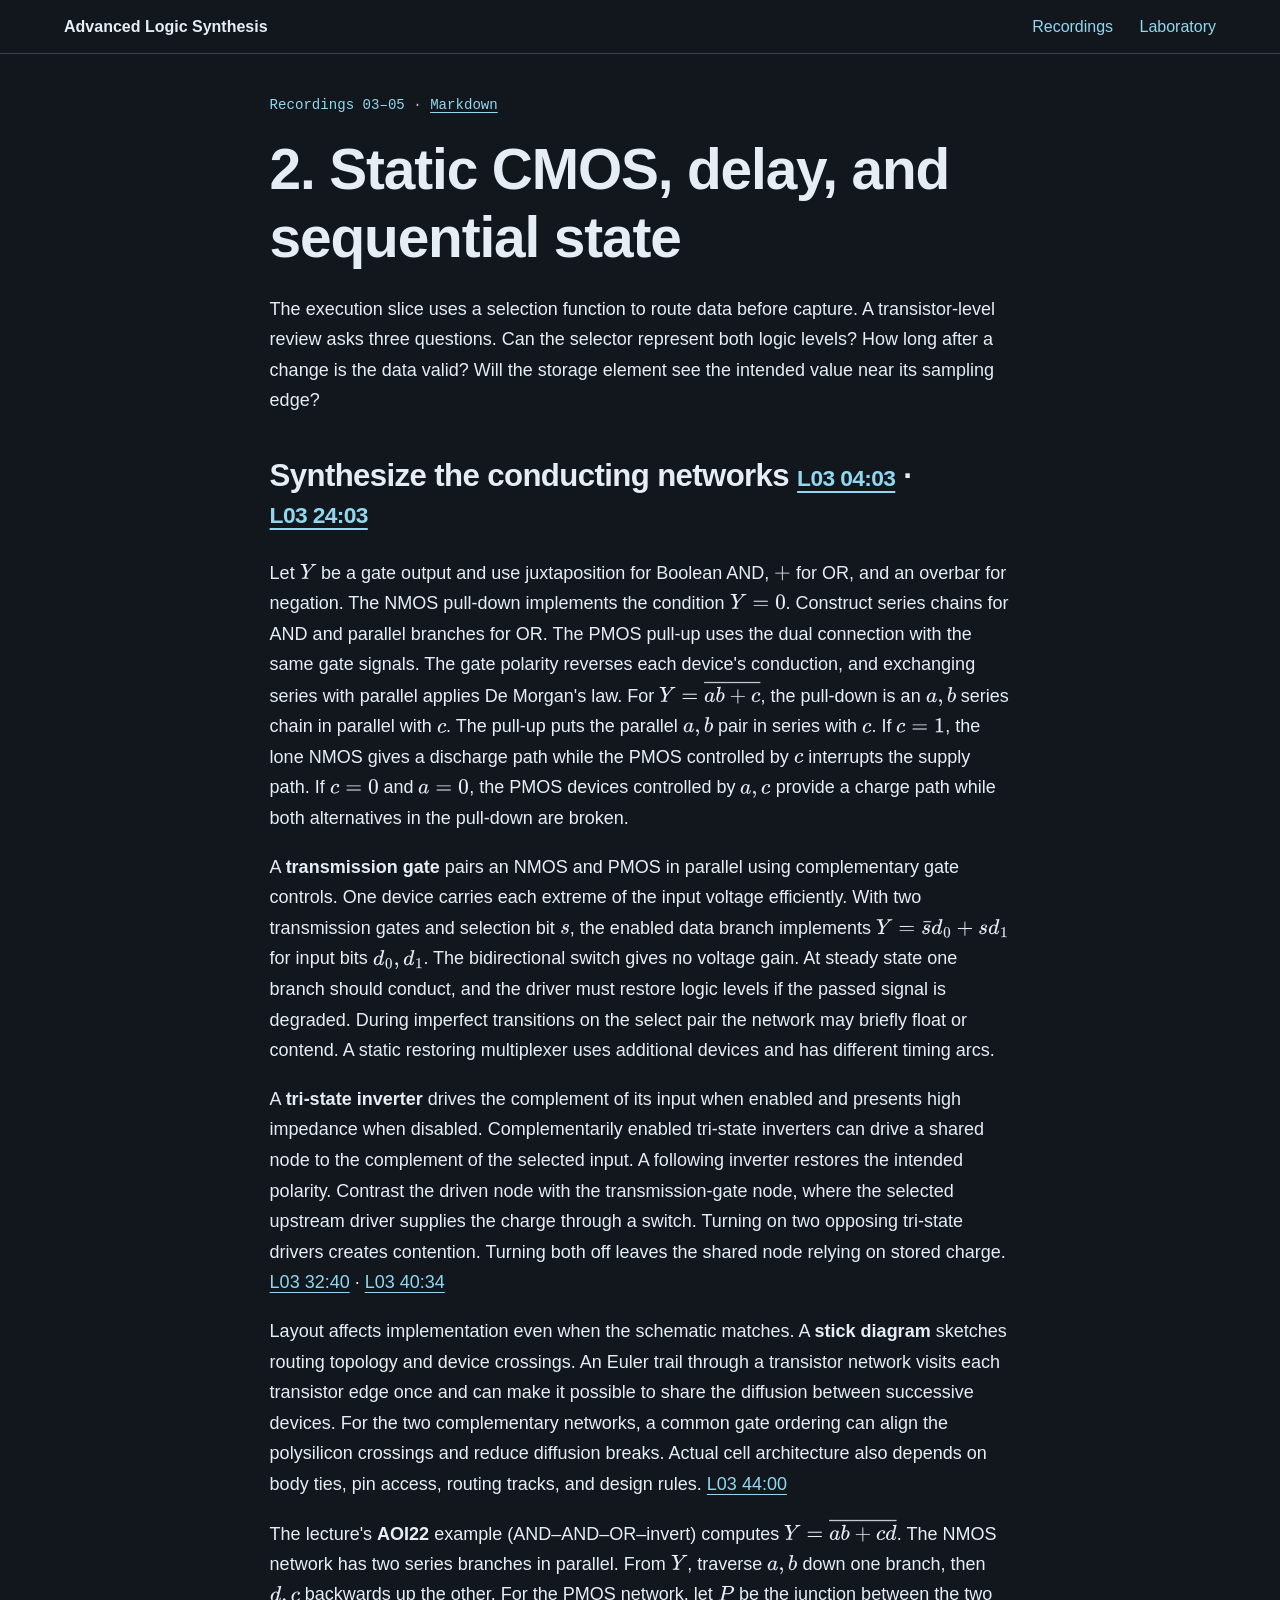
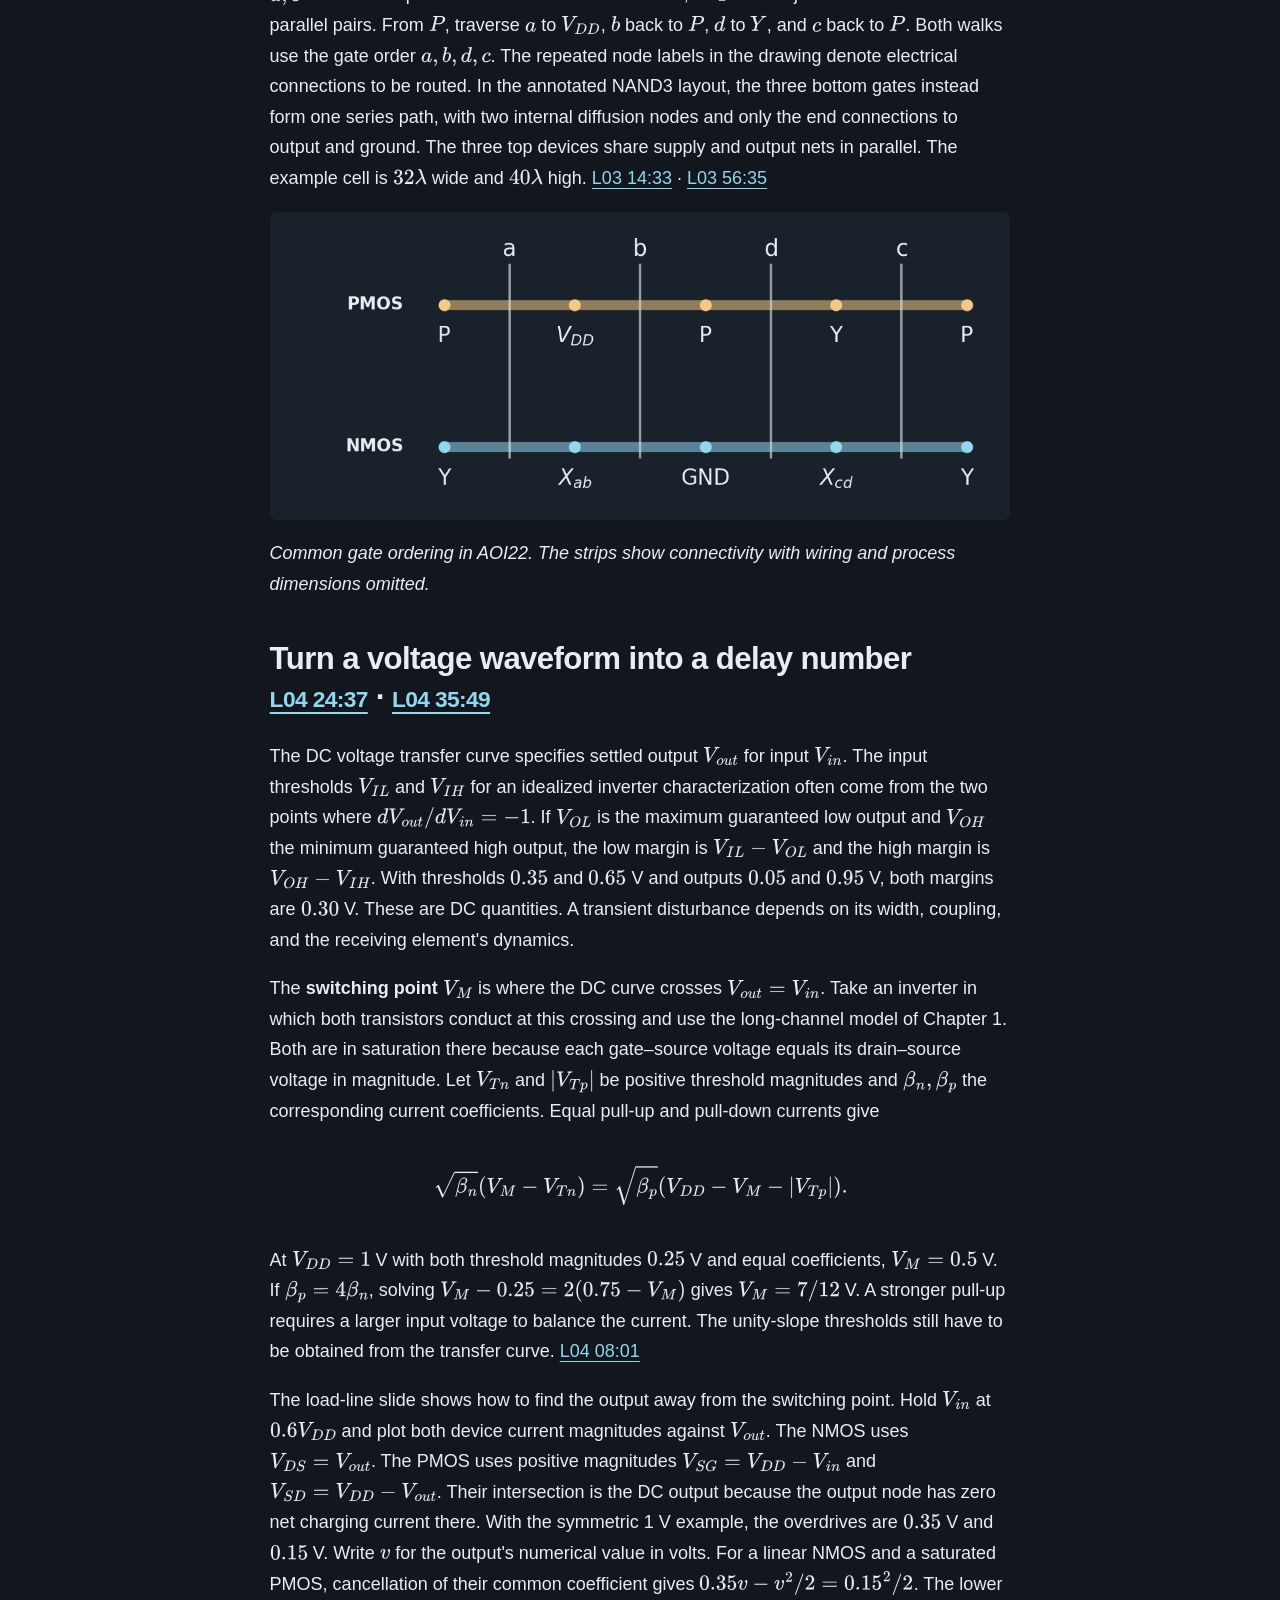
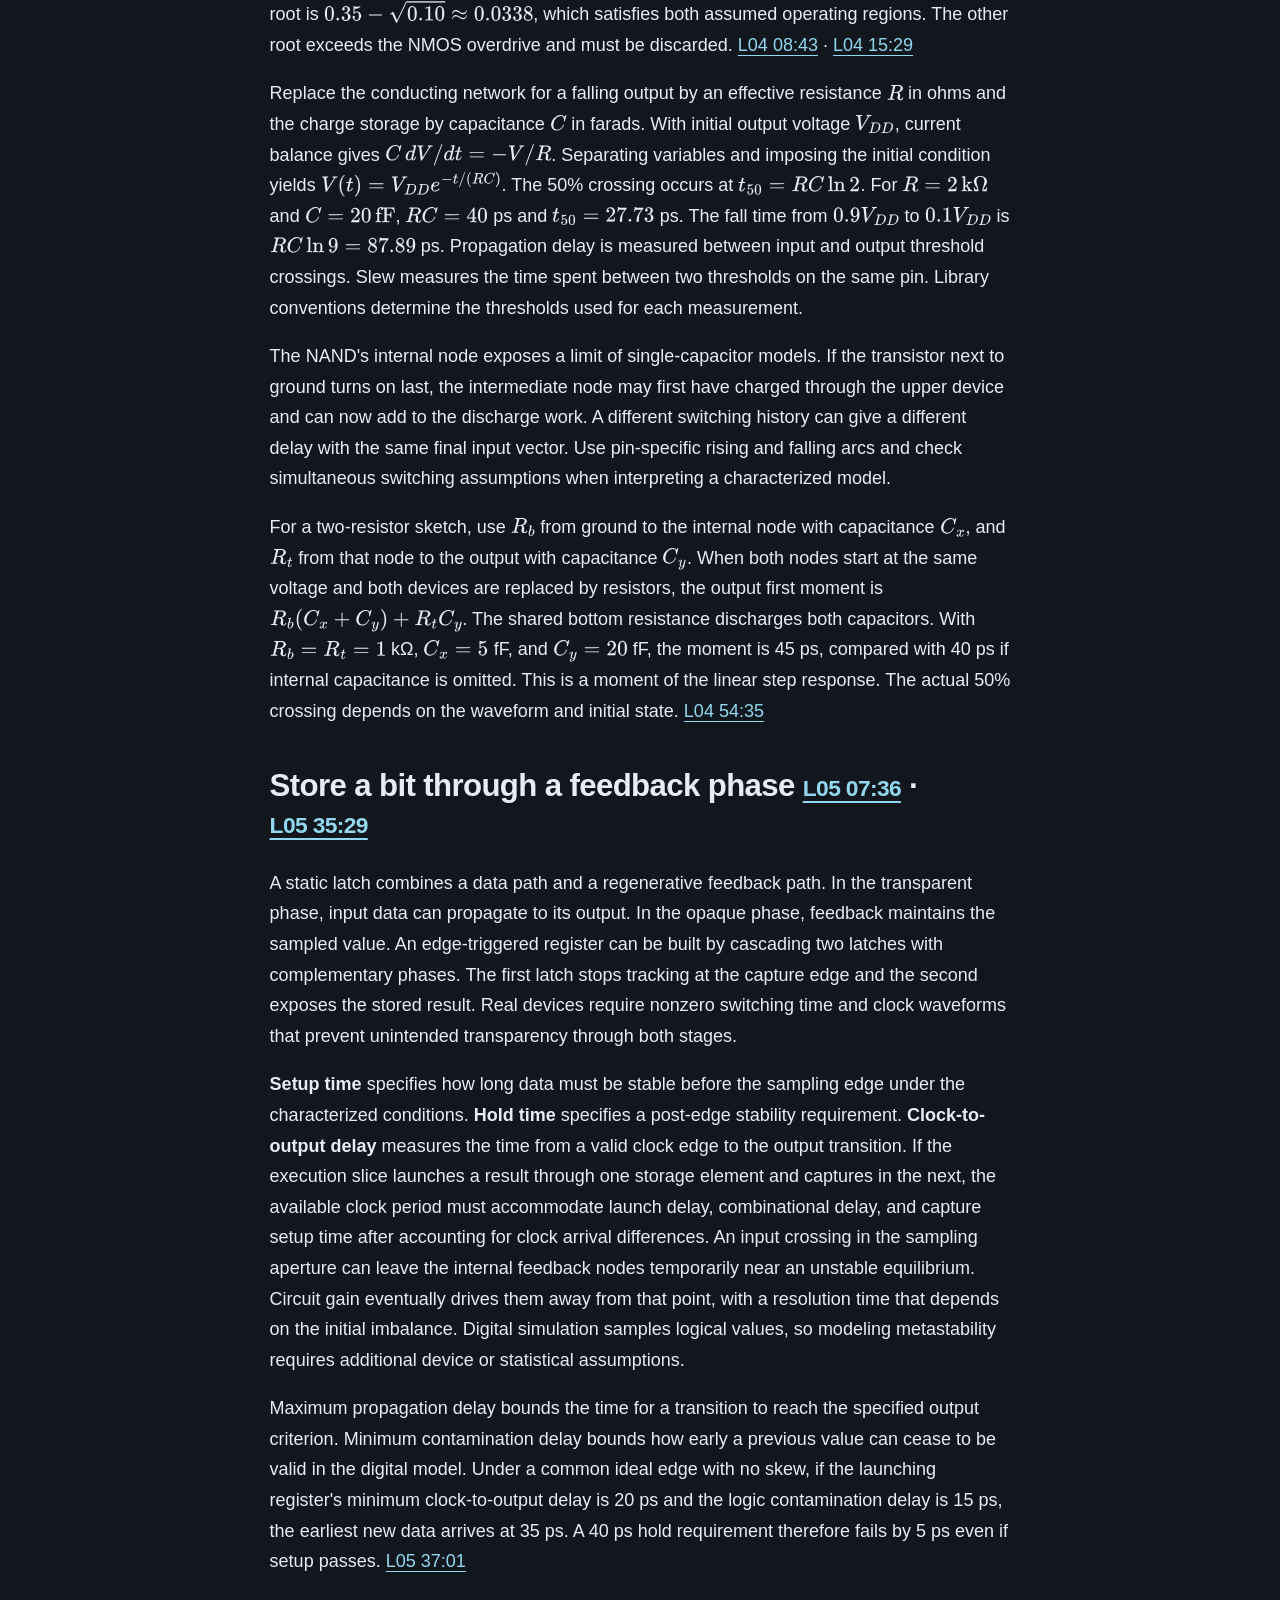
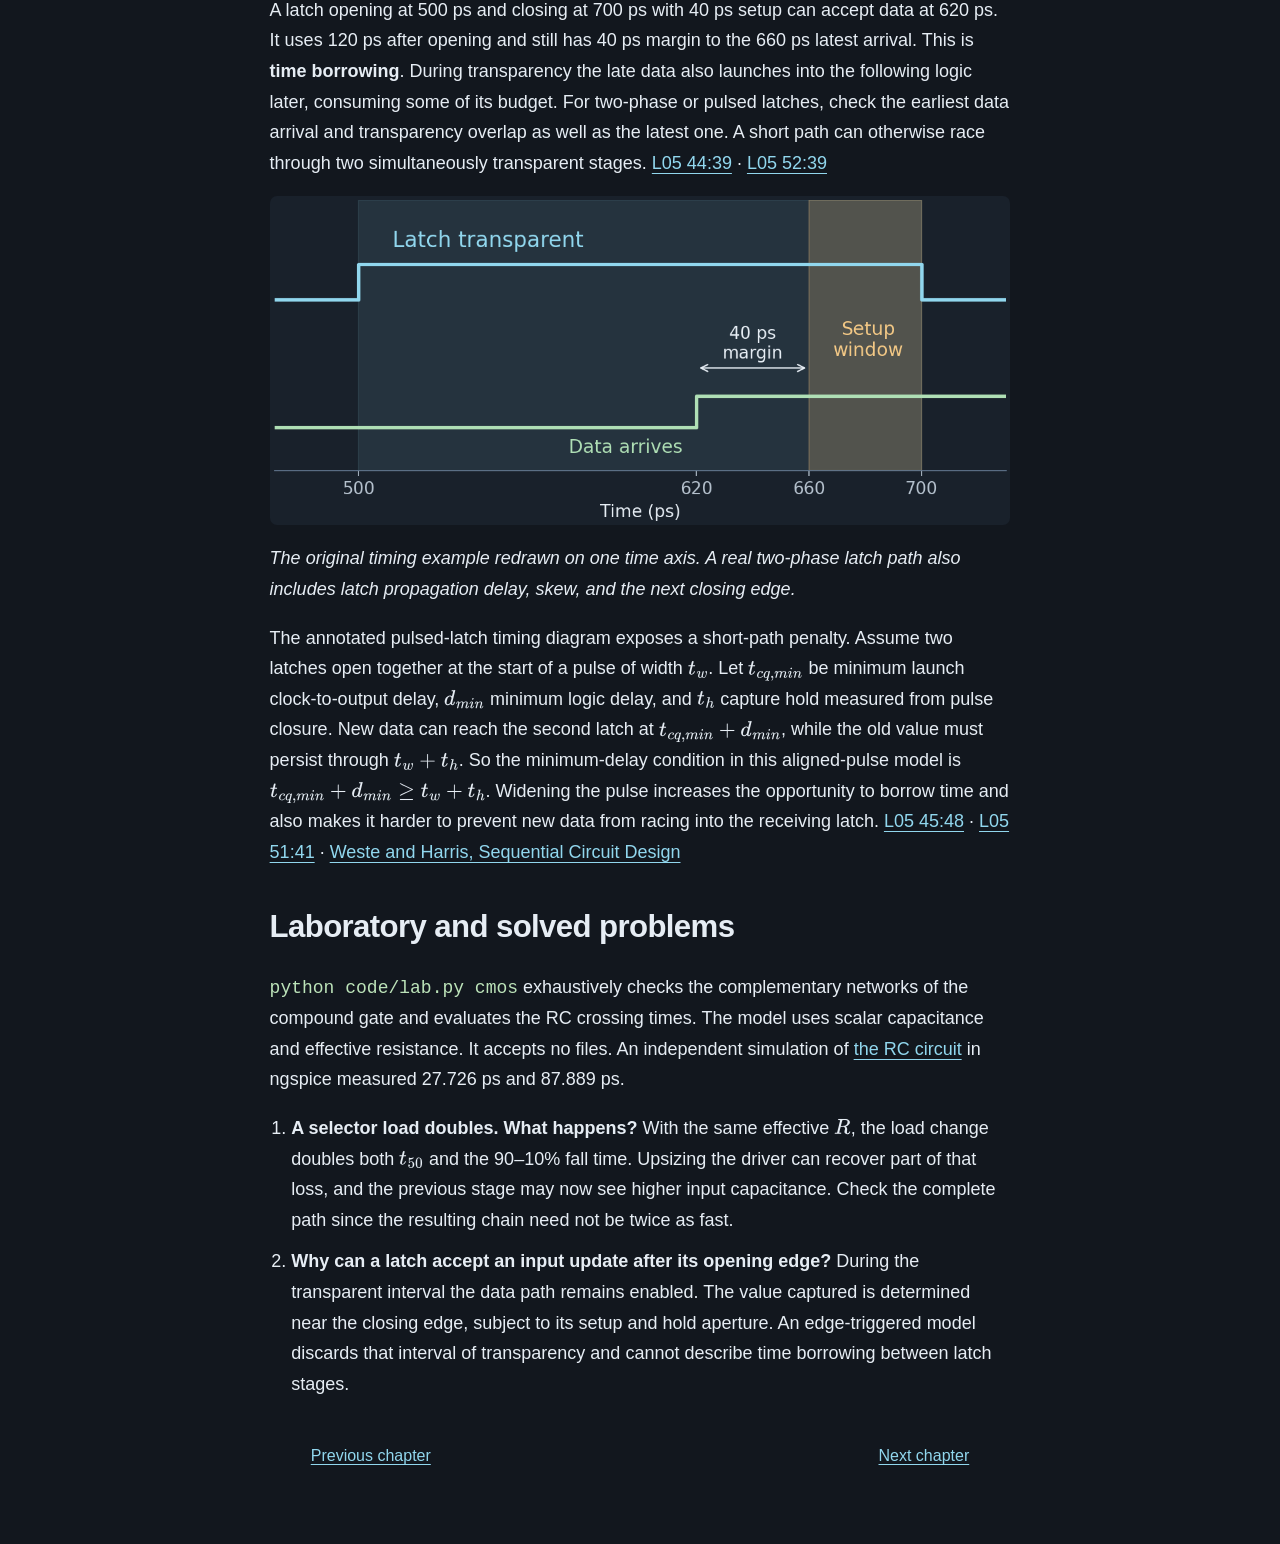
<file: chapters/02-cmos.html>
<!doctype html>
<html lang="en">
<head>
<meta charset="utf-8">
<meta name="viewport" content="width=device-width, initial-scale=1">
<meta name="color-scheme" content="dark">
<title>2. Static CMOS, delay, and sequential state</title>
<link rel="stylesheet" href="../assets/reader.css">
<script defer src="../assets/math-config.js"></script><script defer src="../assets/mathjax-tex-svg.js"></script>
</head>
<body>
<a class="skip" href="#main">Skip to content</a>
<header class="topbar"><nav aria-label="Course navigation">
  <a class="brand" href="../index.html">Advanced Logic Synthesis</a>
  <a href="../source-map.html">Recordings</a>
  <a href="../laboratory.html">Laboratory</a>
</nav></header>
<main id="main"><article><div class="chapter-meta">Recordings 03–05 <span>·</span> <a href="02-cmos.md">Markdown</a></div>
<h1 id="2-static-cmos-delay-and-sequential-state">2. Static CMOS, delay, and sequential state</h1>
<p>The execution slice uses a selection function to route data before capture. A transistor-level review asks three questions. Can the selector represent both logic levels? How long after a change is the data valid? Will the storage element see the intended value near its sampling edge?</p>
<h2 id="synthesize-the-conducting-networks-l03-0403-l03-2403">Synthesize the conducting networks <a href="https://www.youtube.com/watch?v=EK3Q3donQeQ&amp;t=243s">L03 04:03</a> · <a href="https://www.youtube.com/watch?v=EK3Q3donQeQ&amp;t=1443s">L03 24:03</a></h2>
<p>Let <span class="inline-math">\(Y\)</span> be a gate output and use juxtaposition for Boolean AND, <span class="inline-math">\(+\)</span> for OR, and an overbar for negation. The NMOS pull-down implements the condition <span class="inline-math">\(Y=0\)</span>. Construct series chains for AND and parallel branches for OR. The PMOS pull-up uses the dual connection with the same gate signals. The gate polarity reverses each device's conduction, and exchanging series with parallel applies De Morgan's law. For <span class="inline-math">\(Y=\overline{ab+c}\)</span>, the pull-down is an <span class="inline-math">\(a,b\)</span> series chain in parallel with <span class="inline-math">\(c\)</span>. The pull-up puts the parallel <span class="inline-math">\(a,b\)</span> pair in series with <span class="inline-math">\(c\)</span>. If <span class="inline-math">\(c=1\)</span>, the lone NMOS gives a discharge path while the PMOS controlled by <span class="inline-math">\(c\)</span> interrupts the supply path. If <span class="inline-math">\(c=0\)</span> and <span class="inline-math">\(a=0\)</span>, the PMOS devices controlled by <span class="inline-math">\(a,c\)</span> provide a charge path while both alternatives in the pull-down are broken.</p>
<p>A <strong>transmission gate</strong> pairs an NMOS and PMOS in parallel using complementary gate controls. One device carries each extreme of the input voltage efficiently. With two transmission gates and selection bit <span class="inline-math">\(s\)</span>, the enabled data branch implements <span class="inline-math">\(Y=\bar s d_0+s d_1\)</span> for input bits <span class="inline-math">\(d_0,d_1\)</span>. The bidirectional switch gives no voltage gain. At steady state one branch should conduct, and the driver must restore logic levels if the passed signal is degraded. During imperfect transitions on the select pair the network may briefly float or contend. A static restoring multiplexer uses additional devices and has different timing arcs.</p>
<p>A <strong>tri-state inverter</strong> drives the complement of its input when enabled and presents high impedance when disabled. Complementarily enabled tri-state inverters can drive a shared node to the complement of the selected input. A following inverter restores the intended polarity. Contrast the driven node with the transmission-gate node, where the selected upstream driver supplies the charge through a switch. Turning on two opposing tri-state drivers creates contention. Turning both off leaves the shared node relying on stored charge. <a href="https://www.youtube.com/watch?v=EK3Q3donQeQ&amp;t=1960s">L03 32:40</a> · <a href="https://www.youtube.com/watch?v=EK3Q3donQeQ&amp;t=2434s">L03 40:34</a></p>
<p>Layout affects implementation even when the schematic matches. A <strong>stick diagram</strong> sketches routing topology and device crossings. An Euler trail through a transistor network visits each transistor edge once and can make it possible to share the diffusion between successive devices. For the two complementary networks, a common gate ordering can align the polysilicon crossings and reduce diffusion breaks. Actual cell architecture also depends on body ties, pin access, routing tracks, and design rules. <a href="https://www.youtube.com/watch?v=EK3Q3donQeQ&amp;t=2640s">L03 44:00</a></p>
<p>The lecture's <strong>AOI22</strong> example (AND–AND–OR–invert) computes <span class="inline-math">\(Y=\overline{ab+cd}\)</span>. The NMOS network has two series branches in parallel. From <span class="inline-math">\(Y\)</span>, traverse <span class="inline-math">\(a,b\)</span> down one branch, then <span class="inline-math">\(d,c\)</span> backwards up the other. For the PMOS network, let <span class="inline-math">\(P\)</span> be the junction between the two parallel pairs. From <span class="inline-math">\(P\)</span>, traverse <span class="inline-math">\(a\)</span> to <span class="inline-math">\(V_{DD}\)</span>, <span class="inline-math">\(b\)</span> back to <span class="inline-math">\(P\)</span>, <span class="inline-math">\(d\)</span> to <span class="inline-math">\(Y\)</span>, and <span class="inline-math">\(c\)</span> back to <span class="inline-math">\(P\)</span>. Both walks use the gate order <span class="inline-math">\(a,b,d,c\)</span>. The repeated node labels in the drawing denote electrical connections to be routed. In the annotated NAND3 layout, the three bottom gates instead form one series path, with two internal diffusion nodes and only the end connections to output and ground. The three top devices share supply and output nets in parallel. The example cell is <span class="inline-math">\(32\lambda\)</span> wide and <span class="inline-math">\(40\lambda\)</span> high. <a href="https://www.youtube.com/watch?v=EK3Q3donQeQ&amp;t=873s">L03 14:33</a> · <a href="https://www.youtube.com/watch?v=EK3Q3donQeQ&amp;t=3395s">L03 56:35</a></p>
<p><img alt="Two original diffusion sequences for AOI22. Aligned crossings a, b, d, c join the PMOS nodes P, VDD, P, Y, P and the NMOS nodes Y, Xab, ground, Xcd, Y." src="../assets/aoi22-order.png" /></p>
<p><em>Common gate ordering in AOI22. The strips show connectivity with wiring and process dimensions omitted.</em></p>
<h2 id="turn-a-voltage-waveform-into-a-delay-number-l04-2437-l04-3549">Turn a voltage waveform into a delay number <a href="https://www.youtube.com/watch?v=_1pBznDWZMg&amp;t=1477s">L04 24:37</a> · <a href="https://www.youtube.com/watch?v=_1pBznDWZMg&amp;t=2149s">L04 35:49</a></h2>
<p>The DC voltage transfer curve specifies settled output <span class="inline-math">\(V_{out}\)</span> for input <span class="inline-math">\(V_{in}\)</span>. The input thresholds <span class="inline-math">\(V_{IL}\)</span> and <span class="inline-math">\(V_{IH}\)</span> for an idealized inverter characterization often come from the two points where <span class="inline-math">\(dV_{out}/dV_{in}=-1\)</span>. If <span class="inline-math">\(V_{OL}\)</span> is the maximum guaranteed low output and <span class="inline-math">\(V_{OH}\)</span> the minimum guaranteed high output, the low margin is <span class="inline-math">\(V_{IL}-V_{OL}\)</span> and the high margin is <span class="inline-math">\(V_{OH}-V_{IH}\)</span>. With thresholds <span class="inline-math">\(0.35\)</span> and <span class="inline-math">\(0.65\)</span> V and outputs <span class="inline-math">\(0.05\)</span> and <span class="inline-math">\(0.95\)</span> V, both margins are <span class="inline-math">\(0.30\)</span> V. These are DC quantities. A transient disturbance depends on its width, coupling, and the receiving element's dynamics.</p>
<p>The <strong>switching point</strong> <span class="inline-math">\(V_M\)</span> is where the DC curve crosses <span class="inline-math">\(V_{out}=V_{in}\)</span>. Take an inverter in which both transistors conduct at this crossing and use the long-channel model of Chapter 1. Both are in saturation there because each gate–source voltage equals its drain–source voltage in magnitude. Let <span class="inline-math">\(V_{Tn}\)</span> and <span class="inline-math">\(|V_{Tp}|\)</span> be positive threshold magnitudes and <span class="inline-math">\(\beta_n,\beta_p\)</span> the corresponding current coefficients. Equal pull-up and pull-down currents give</p>
<div class="display-math">\[\sqrt{\beta_n}(V_M-V_{Tn}) =
\sqrt{\beta_p}(V_{DD}-V_M-|V_{Tp}|).\]</div>
<p>At <span class="inline-math">\(V_{DD}=1\)</span> V with both threshold magnitudes <span class="inline-math">\(0.25\)</span> V and equal coefficients, <span class="inline-math">\(V_M=0.5\)</span> V. If <span class="inline-math">\(\beta_p=4\beta_n\)</span>, solving <span class="inline-math">\(V_M-0.25=2(0.75-V_M)\)</span> gives <span class="inline-math">\(V_M=7/12\)</span> V. A stronger pull-up requires a larger input voltage to balance the current. The unity-slope thresholds still have to be obtained from the transfer curve. <a href="https://www.youtube.com/watch?v=_1pBznDWZMg&amp;t=481s">L04 08:01</a></p>
<p>The load-line slide shows how to find the output away from the switching point. Hold <span class="inline-math">\(V_{in}\)</span> at <span class="inline-math">\(0.6V_{DD}\)</span> and plot both device current magnitudes against <span class="inline-math">\(V_{out}\)</span>. The NMOS uses <span class="inline-math">\(V_{DS}=V_{out}\)</span>. The PMOS uses positive magnitudes <span class="inline-math">\(V_{SG}=V_{DD}-V_{in}\)</span> and <span class="inline-math">\(V_{SD}=V_{DD}-V_{out}\)</span>. Their intersection is the DC output because the output node has zero net charging current there. With the symmetric 1 V example, the overdrives are <span class="inline-math">\(0.35\)</span> V and <span class="inline-math">\(0.15\)</span> V. Write <span class="inline-math">\(v\)</span> for the output's numerical value in volts. For a linear NMOS and a saturated PMOS, cancellation of their common coefficient gives <span class="inline-math">\(0.35v-v^2/2=0.15^2/2\)</span>. The lower root is <span class="inline-math">\(0.35-\sqrt{0.10}\approx0.0338\)</span>, which satisfies both assumed operating regions. The other root exceeds the NMOS overdrive and must be discarded. <a href="https://www.youtube.com/watch?v=_1pBznDWZMg&amp;t=523s">L04 08:43</a> · <a href="https://www.youtube.com/watch?v=_1pBznDWZMg&amp;t=929s">L04 15:29</a></p>
<p>Replace the conducting network for a falling output by an effective resistance <span class="inline-math">\(R\)</span> in ohms and the charge storage by capacitance <span class="inline-math">\(C\)</span> in farads. With initial output voltage <span class="inline-math">\(V_{DD}\)</span>, current balance gives <span class="inline-math">\(C\,dV/dt=-V/R\)</span>. Separating variables and imposing the initial condition yields <span class="inline-math">\(V(t)=V_{DD}e^{-t/(RC)}\)</span>. The 50% crossing occurs at <span class="inline-math">\(t_{50}=RC\ln 2\)</span>. For <span class="inline-math">\(R=2\,\mathrm{k\Omega}\)</span> and <span class="inline-math">\(C=20\,\mathrm{fF}\)</span>, <span class="inline-math">\(RC=40\)</span> ps and <span class="inline-math">\(t_{50}=27.73\)</span> ps. The fall time from <span class="inline-math">\(0.9V_{DD}\)</span> to <span class="inline-math">\(0.1V_{DD}\)</span> is <span class="inline-math">\(RC\ln9=87.89\)</span> ps. Propagation delay is measured between input and output threshold crossings. Slew measures the time spent between two thresholds on the same pin. Library conventions determine the thresholds used for each measurement.</p>
<p>The NAND's internal node exposes a limit of single-capacitor models. If the transistor next to ground turns on last, the intermediate node may first have charged through the upper device and can now add to the discharge work. A different switching history can give a different delay with the same final input vector. Use pin-specific rising and falling arcs and check simultaneous switching assumptions when interpreting a characterized model.</p>
<p>For a two-resistor sketch, use <span class="inline-math">\(R_b\)</span> from ground to the internal node with capacitance <span class="inline-math">\(C_x\)</span>, and <span class="inline-math">\(R_t\)</span> from that node to the output with capacitance <span class="inline-math">\(C_y\)</span>. When both nodes start at the same voltage and both devices are replaced by resistors, the output first moment is <span class="inline-math">\(R_b(C_x+C_y)+R_t C_y\)</span>. The shared bottom resistance discharges both capacitors. With <span class="inline-math">\(R_b=R_t=1\)</span> kΩ, <span class="inline-math">\(C_x=5\)</span> fF, and <span class="inline-math">\(C_y=20\)</span> fF, the moment is 45 ps, compared with 40 ps if internal capacitance is omitted. This is a moment of the linear step response. The actual 50% crossing depends on the waveform and initial state. <a href="https://www.youtube.com/watch?v=_1pBznDWZMg&amp;t=3275s">L04 54:35</a></p>
<h2 id="store-a-bit-through-a-feedback-phase-l05-0736-l05-3529">Store a bit through a feedback phase <a href="https://www.youtube.com/watch?v=Yo_ttSD6o-k&amp;t=456s">L05 07:36</a> · <a href="https://www.youtube.com/watch?v=Yo_ttSD6o-k&amp;t=2129s">L05 35:29</a></h2>
<p>A static latch combines a data path and a regenerative feedback path. In the transparent phase, input data can propagate to its output. In the opaque phase, feedback maintains the sampled value. An edge-triggered register can be built by cascading two latches with complementary phases. The first latch stops tracking at the capture edge and the second exposes the stored result. Real devices require nonzero switching time and clock waveforms that prevent unintended transparency through both stages.</p>
<p><strong>Setup time</strong> specifies how long data must be stable before the sampling edge under the characterized conditions. <strong>Hold time</strong> specifies a post-edge stability requirement. <strong>Clock-to-output delay</strong> measures the time from a valid clock edge to the output transition. If the execution slice launches a result through one storage element and captures in the next, the available clock period must accommodate launch delay, combinational delay, and capture setup time after accounting for clock arrival differences. An input crossing in the sampling aperture can leave the internal feedback nodes temporarily near an unstable equilibrium. Circuit gain eventually drives them away from that point, with a resolution time that depends on the initial imbalance. Digital simulation samples logical values, so modeling metastability requires additional device or statistical assumptions.</p>
<p>Maximum propagation delay bounds the time for a transition to reach the specified output criterion. Minimum contamination delay bounds how early a previous value can cease to be valid in the digital model. Under a common ideal edge with no skew, if the launching register's minimum clock-to-output delay is 20 ps and the logic contamination delay is 15 ps, the earliest new data arrives at 35 ps. A 40 ps hold requirement therefore fails by 5 ps even if setup passes. <a href="https://www.youtube.com/watch?v=Yo_ttSD6o-k&amp;t=2221s">L05 37:01</a></p>
<p>A latch opening at 500 ps and closing at 700 ps with 40 ps setup can accept data at 620 ps. It uses 120 ps after opening and still has 40 ps margin to the 660 ps latest arrival. This is <strong>time borrowing</strong>. During transparency the late data also launches into the following logic later, consuming some of its budget. For two-phase or pulsed latches, check the earliest data arrival and transparency overlap as well as the latest one. A short path can otherwise race through two simultaneously transparent stages. <a href="https://www.youtube.com/watch?v=Yo_ttSD6o-k&amp;t=2679s">L05 44:39</a> · <a href="https://www.youtube.com/watch?v=Yo_ttSD6o-k&amp;t=3159s">L05 52:39</a></p>
<p><img alt="The latch opens at 500 ps and closes at 700 ps. Data arrives at 620 ps. The required stability interval starts at 660 ps, leaving 40 ps of setup margin." src="../assets/latch-window.png" /></p>
<p><em>The original timing example redrawn on one time axis. A real two-phase latch path also includes latch propagation delay, skew, and the next closing edge.</em></p>
<p>The annotated pulsed-latch timing diagram exposes a short-path penalty. Assume two latches open together at the start of a pulse of width <span class="inline-math">\(t_w\)</span>. Let <span class="inline-math">\(t_{cq,min}\)</span> be minimum launch clock-to-output delay, <span class="inline-math">\(d_{min}\)</span> minimum logic delay, and <span class="inline-math">\(t_h\)</span> capture hold measured from pulse closure. New data can reach the second latch at <span class="inline-math">\(t_{cq,min}+d_{min}\)</span>, while the old value must persist through <span class="inline-math">\(t_w+t_h\)</span>. So the minimum-delay condition in this aligned-pulse model is <span class="inline-math">\(t_{cq,min}+d_{min}\ge t_w+t_h\)</span>. Widening the pulse increases the opportunity to borrow time and also makes it harder to prevent new data from racing into the receiving latch. <a href="https://www.youtube.com/watch?v=Yo_ttSD6o-k&amp;t=2748s">L05 45:48</a> · <a href="https://www.youtube.com/watch?v=Yo_ttSD6o-k&amp;t=3101s">L05 51:41</a> · <a href="https://pages.hmc.edu/harris/cmosvlsi/4e/lect/lect11.pdf">Weste and Harris, Sequential Circuit Design</a></p>
<h2 id="laboratory-and-solved-problems">Laboratory and solved problems</h2>
<p><code>python code/lab.py cmos</code> exhaustively checks the complementary networks of the compound gate and evaluates the RC crossing times. The model uses scalar capacitance and effective resistance. It accepts no files. An independent simulation of <a href="../code/rc.cir">the RC circuit</a> in ngspice measured 27.726 ps and 87.889 ps.</p>
<ol>
<li><strong>A selector load doubles. What happens?</strong> With the same effective <span class="inline-math">\(R\)</span>, the load change doubles both <span class="inline-math">\(t_{50}\)</span> and the 90–10% fall time. Upsizing the driver can recover part of that loss, and the previous stage may now see higher input capacitance. Check the complete path since the resulting chain need not be twice as fast.</li>
<li><strong>Why can a latch accept an input update after its opening edge?</strong> During the transparent interval the data path remains enabled. The value captured is determined near the closing edge, subject to its setup and hold aperture. An edge-triggered model discards that interval of transparency and cannot describe time borrowing between latch stages.</li>
</ol></article>
<nav class="pagination" aria-label="Chapters"><a rel="prev" href="01-mos.html">Previous chapter</a><a rel="next" href="03-sizing.html">Next chapter</a></nav></main>
</body>
</html>
</file>
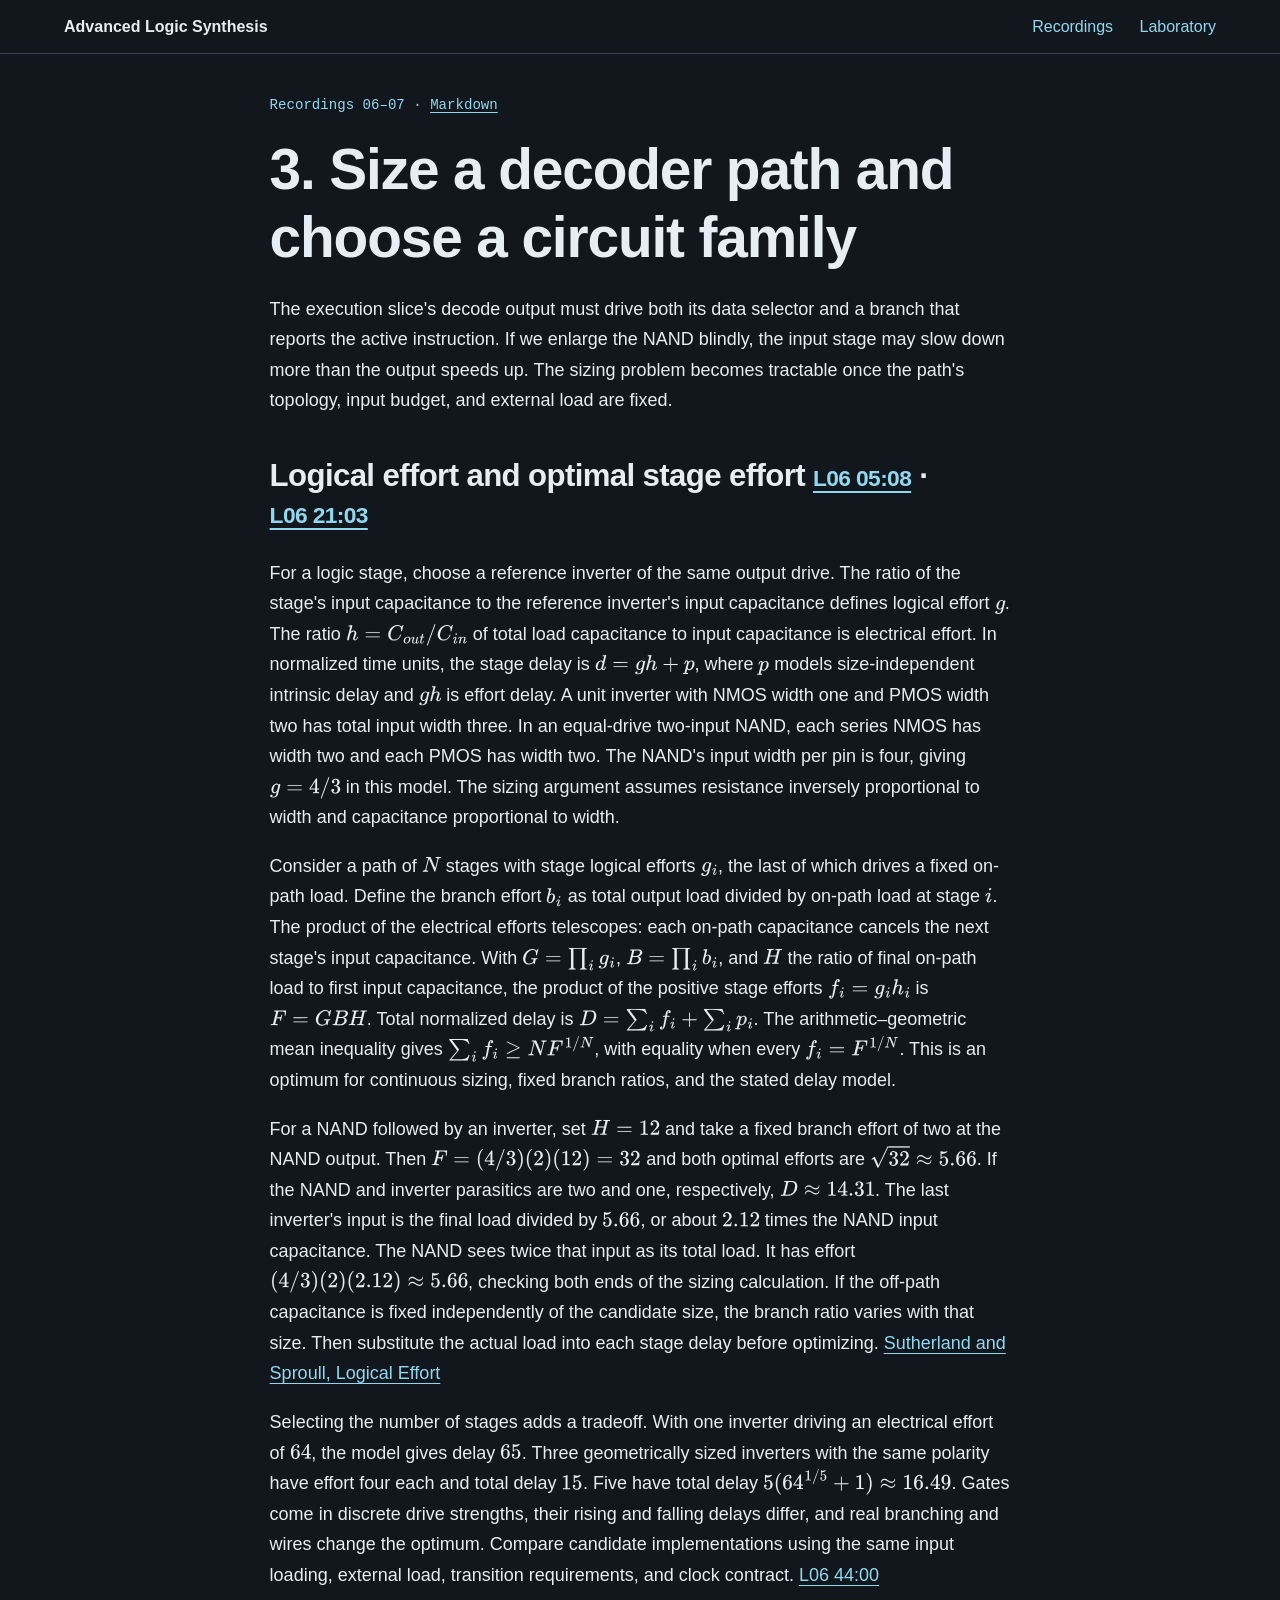
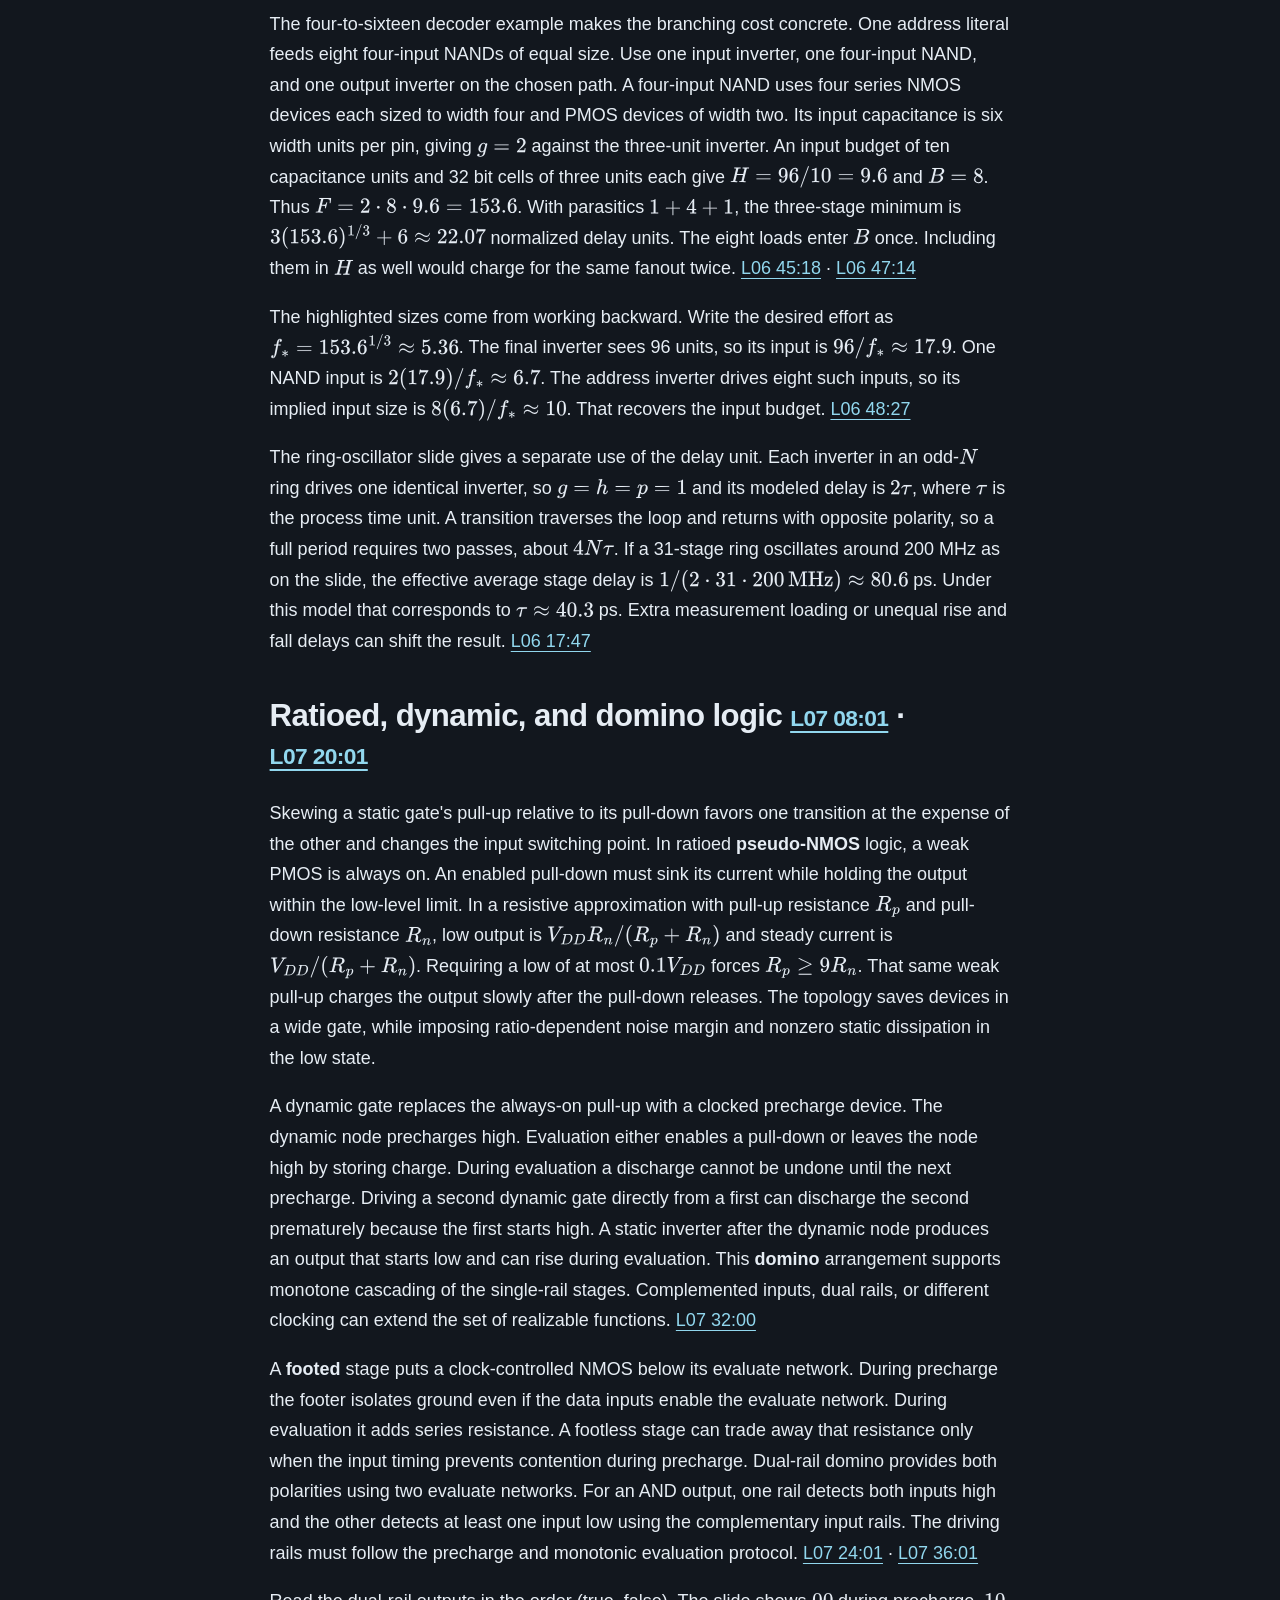
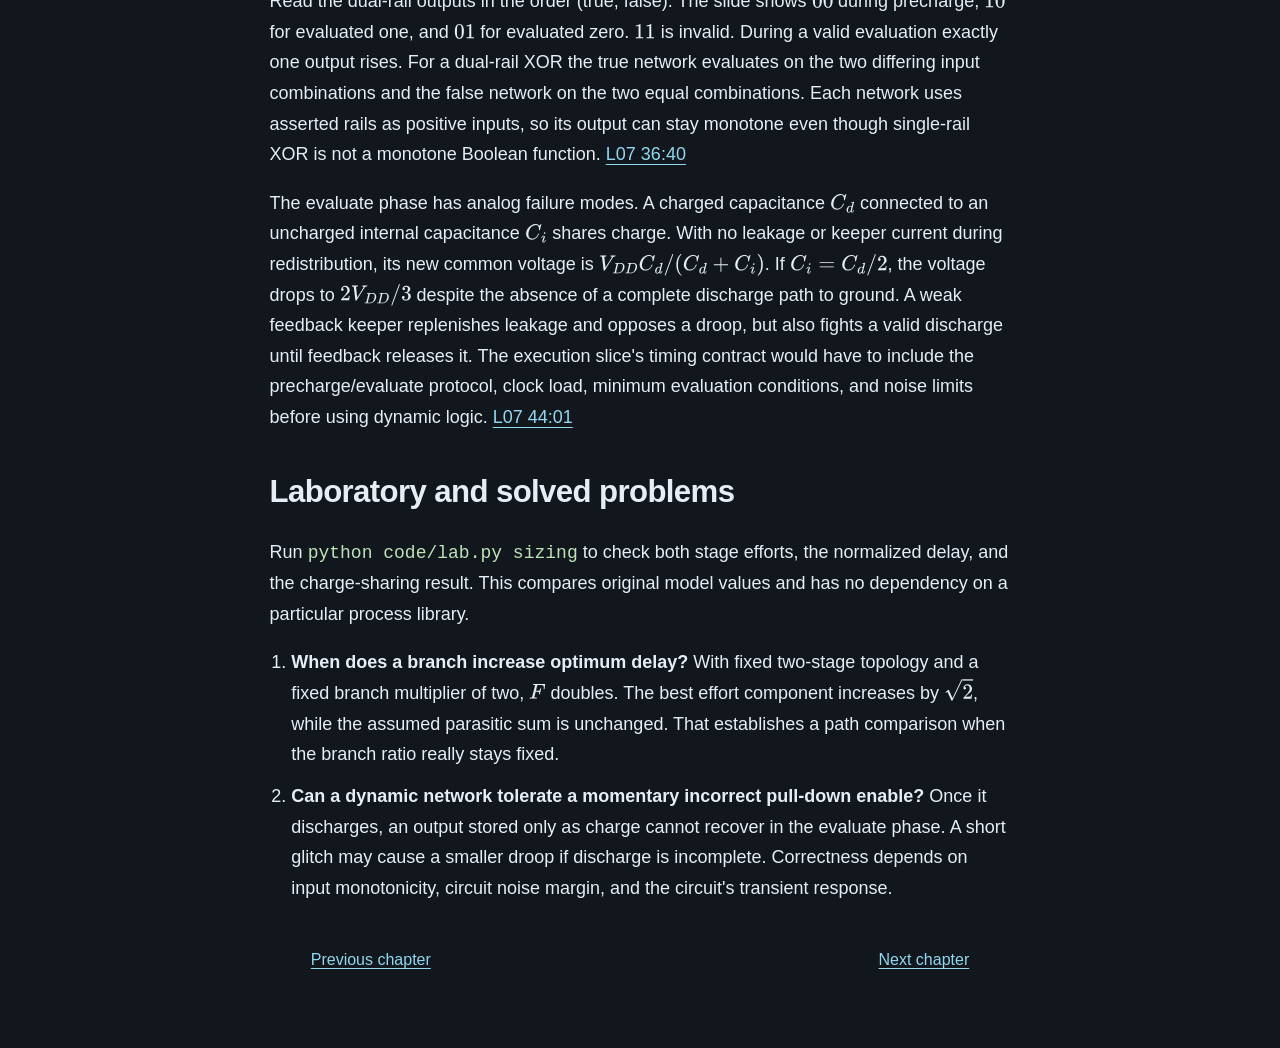
<file: chapters/03-sizing.html>
<!doctype html>
<html lang="en">
<head>
<meta charset="utf-8">
<meta name="viewport" content="width=device-width, initial-scale=1">
<meta name="color-scheme" content="dark">
<title>3. Size a decoder path and choose a circuit family</title>
<link rel="stylesheet" href="../assets/reader.css">
<script defer src="../assets/math-config.js"></script><script defer src="../assets/mathjax-tex-svg.js"></script>
</head>
<body>
<a class="skip" href="#main">Skip to content</a>
<header class="topbar"><nav aria-label="Course navigation">
  <a class="brand" href="../index.html">Advanced Logic Synthesis</a>
  <a href="../source-map.html">Recordings</a>
  <a href="../laboratory.html">Laboratory</a>
</nav></header>
<main id="main"><article><div class="chapter-meta">Recordings 06–07 <span>·</span> <a href="03-sizing.md">Markdown</a></div>
<h1 id="3-size-a-decoder-path-and-choose-a-circuit-family">3. Size a decoder path and choose a circuit family</h1>
<p>The execution slice's decode output must drive both its data selector and a branch that reports the active instruction. If we enlarge the NAND blindly, the input stage may slow down more than the output speeds up. The sizing problem becomes tractable once the path's topology, input budget, and external load are fixed.</p>
<h2 id="logical-effort-and-optimal-stage-effort-l06-0508-l06-2103">Logical effort and optimal stage effort <a href="https://www.youtube.com/watch?v=KAk91n5nTgg&amp;t=308s">L06 05:08</a> · <a href="https://www.youtube.com/watch?v=KAk91n5nTgg&amp;t=1263s">L06 21:03</a></h2>
<p>For a logic stage, choose a reference inverter of the same output drive. The ratio of the stage's input capacitance to the reference inverter's input capacitance defines logical effort <span class="inline-math">\(g\)</span>. The ratio <span class="inline-math">\(h=C_{out}/C_{in}\)</span> of total load capacitance to input capacitance is electrical effort. In normalized time units, the stage delay is <span class="inline-math">\(d=gh+p\)</span>, where <span class="inline-math">\(p\)</span> models size-independent intrinsic delay and <span class="inline-math">\(gh\)</span> is effort delay. A unit inverter with NMOS width one and PMOS width two has total input width three. In an equal-drive two-input NAND, each series NMOS has width two and each PMOS has width two. The NAND's input width per pin is four, giving <span class="inline-math">\(g=4/3\)</span> in this model. The sizing argument assumes resistance inversely proportional to width and capacitance proportional to width.</p>
<p>Consider a path of <span class="inline-math">\(N\)</span> stages with stage logical efforts <span class="inline-math">\(g_i\)</span>, the last of which drives a fixed on-path load. Define the branch effort <span class="inline-math">\(b_i\)</span> as total output load divided by on-path load at stage <span class="inline-math">\(i\)</span>. The product of the electrical efforts telescopes: each on-path capacitance cancels the next stage's input capacitance. With <span class="inline-math">\(G=\prod_i g_i\)</span>, <span class="inline-math">\(B=\prod_i b_i\)</span>, and <span class="inline-math">\(H\)</span> the ratio of final on-path load to first input capacitance, the product of the positive stage efforts <span class="inline-math">\(f_i=g_i h_i\)</span> is <span class="inline-math">\(F=GBH\)</span>. Total normalized delay is <span class="inline-math">\(D=\sum_i f_i+\sum_i p_i\)</span>. The arithmetic–geometric mean inequality gives <span class="inline-math">\(\sum_i f_i\ge N F^{1/N}\)</span>, with equality when every <span class="inline-math">\(f_i=F^{1/N}\)</span>. This is an optimum for continuous sizing, fixed branch ratios, and the stated delay model.</p>
<p>For a NAND followed by an inverter, set <span class="inline-math">\(H=12\)</span> and take a fixed branch effort of two at the NAND output. Then <span class="inline-math">\(F=(4/3)(2)(12)=32\)</span> and both optimal efforts are <span class="inline-math">\(\sqrt{32}\approx5.66\)</span>. If the NAND and inverter parasitics are two and one, respectively, <span class="inline-math">\(D\approx14.31\)</span>. The last inverter's input is the final load divided by <span class="inline-math">\(5.66\)</span>, or about <span class="inline-math">\(2.12\)</span> times the NAND input capacitance. The NAND sees twice that input as its total load. It has effort <span class="inline-math">\((4/3)(2)(2.12)\approx5.66\)</span>, checking both ends of the sizing calculation. If the off-path capacitance is fixed independently of the candidate size, the branch ratio varies with that size. Then substitute the actual load into each stage delay before optimizing. <a href="https://www.ece.ucdavis.edu/~vojin/CLASSES/EPFL/Papers/LE-orig-paper.pdf">Sutherland and Sproull, Logical Effort</a></p>
<p>Selecting the number of stages adds a tradeoff. With one inverter driving an electrical effort of <span class="inline-math">\(64\)</span>, the model gives delay <span class="inline-math">\(65\)</span>. Three geometrically sized inverters with the same polarity have effort four each and total delay <span class="inline-math">\(15\)</span>. Five have total delay <span class="inline-math">\(5(64^{1/5}+1)\approx16.49\)</span>. Gates come in discrete drive strengths, their rising and falling delays differ, and real branching and wires change the optimum. Compare candidate implementations using the same input loading, external load, transition requirements, and clock contract. <a href="https://www.youtube.com/watch?v=KAk91n5nTgg&amp;t=2640s">L06 44:00</a></p>
<p>The four-to-sixteen decoder example makes the branching cost concrete. One address literal feeds eight four-input NANDs of equal size. Use one input inverter, one four-input NAND, and one output inverter on the chosen path. A four-input NAND uses four series NMOS devices each sized to width four and PMOS devices of width two. Its input capacitance is six width units per pin, giving <span class="inline-math">\(g=2\)</span> against the three-unit inverter. An input budget of ten capacitance units and 32 bit cells of three units each give <span class="inline-math">\(H=96/10=9.6\)</span> and <span class="inline-math">\(B=8\)</span>. Thus <span class="inline-math">\(F=2\cdot8\cdot9.6=153.6\)</span>. With parasitics <span class="inline-math">\(1+4+1\)</span>, the three-stage minimum is <span class="inline-math">\(3(153.6)^{1/3}+6\approx22.07\)</span> normalized delay units. The eight loads enter <span class="inline-math">\(B\)</span> once. Including them in <span class="inline-math">\(H\)</span> as well would charge for the same fanout twice. <a href="https://www.youtube.com/watch?v=KAk91n5nTgg&amp;t=2718s">L06 45:18</a> · <a href="https://www.youtube.com/watch?v=KAk91n5nTgg&amp;t=2834s">L06 47:14</a></p>
<p>The highlighted sizes come from working backward. Write the desired effort as <span class="inline-math">\(f_*=153.6^{1/3}\approx5.36\)</span>. The final inverter sees 96 units, so its input is <span class="inline-math">\(96/f_*\approx17.9\)</span>. One NAND input is <span class="inline-math">\(2(17.9)/f_*\approx6.7\)</span>. The address inverter drives eight such inputs, so its implied input size is <span class="inline-math">\(8(6.7)/f_*\approx10\)</span>. That recovers the input budget. <a href="https://www.youtube.com/watch?v=KAk91n5nTgg&amp;t=2907s">L06 48:27</a></p>
<p>The ring-oscillator slide gives a separate use of the delay unit. Each inverter in an odd-<span class="inline-math">\(N\)</span> ring drives one identical inverter, so <span class="inline-math">\(g=h=p=1\)</span> and its modeled delay is <span class="inline-math">\(2\tau\)</span>, where <span class="inline-math">\(\tau\)</span> is the process time unit. A transition traverses the loop and returns with opposite polarity, so a full period requires two passes, about <span class="inline-math">\(4N\tau\)</span>. If a 31-stage ring oscillates around 200 MHz as on the slide, the effective average stage delay is <span class="inline-math">\(1/(2\cdot31\cdot200\,\mathrm{MHz})\approx80.6\)</span> ps. Under this model that corresponds to <span class="inline-math">\(\tau\approx40.3\)</span> ps. Extra measurement loading or unequal rise and fall delays can shift the result. <a href="https://www.youtube.com/watch?v=KAk91n5nTgg&amp;t=1067s">L06 17:47</a></p>
<h2 id="ratioed-dynamic-and-domino-logic-l07-0801-l07-2001">Ratioed, dynamic, and domino logic <a href="https://www.youtube.com/watch?v=zdr5G-JA_LE&amp;t=481s">L07 08:01</a> · <a href="https://www.youtube.com/watch?v=zdr5G-JA_LE&amp;t=1201s">L07 20:01</a></h2>
<p>Skewing a static gate's pull-up relative to its pull-down favors one transition at the expense of the other and changes the input switching point. In ratioed <strong>pseudo-NMOS</strong> logic, a weak PMOS is always on. An enabled pull-down must sink its current while holding the output within the low-level limit. In a resistive approximation with pull-up resistance <span class="inline-math">\(R_p\)</span> and pull-down resistance <span class="inline-math">\(R_n\)</span>, low output is <span class="inline-math">\(V_{DD}R_n/(R_p+R_n)\)</span> and steady current is <span class="inline-math">\(V_{DD}/(R_p+R_n)\)</span>. Requiring a low of at most <span class="inline-math">\(0.1V_{DD}\)</span> forces <span class="inline-math">\(R_p\ge9R_n\)</span>. That same weak pull-up charges the output slowly after the pull-down releases. The topology saves devices in a wide gate, while imposing ratio-dependent noise margin and nonzero static dissipation in the low state.</p>
<p>A dynamic gate replaces the always-on pull-up with a clocked precharge device. The dynamic node precharges high. Evaluation either enables a pull-down or leaves the node high by storing charge. During evaluation a discharge cannot be undone until the next precharge. Driving a second dynamic gate directly from a first can discharge the second prematurely because the first starts high. A static inverter after the dynamic node produces an output that starts low and can rise during evaluation. This <strong>domino</strong> arrangement supports monotone cascading of the single-rail stages. Complemented inputs, dual rails, or different clocking can extend the set of realizable functions. <a href="https://www.youtube.com/watch?v=zdr5G-JA_LE&amp;t=1920s">L07 32:00</a></p>
<p>A <strong>footed</strong> stage puts a clock-controlled NMOS below its evaluate network. During precharge the footer isolates ground even if the data inputs enable the evaluate network. During evaluation it adds series resistance. A footless stage can trade away that resistance only when the input timing prevents contention during precharge. Dual-rail domino provides both polarities using two evaluate networks. For an AND output, one rail detects both inputs high and the other detects at least one input low using the complementary input rails. The driving rails must follow the precharge and monotonic evaluation protocol. <a href="https://www.youtube.com/watch?v=zdr5G-JA_LE&amp;t=1441s">L07 24:01</a> · <a href="https://www.youtube.com/watch?v=zdr5G-JA_LE&amp;t=2161s">L07 36:01</a></p>
<p>Read the dual-rail outputs in the order (true, false). The slide shows <span class="inline-math">\(00\)</span> during precharge, <span class="inline-math">\(10\)</span> for evaluated one, and <span class="inline-math">\(01\)</span> for evaluated zero. <span class="inline-math">\(11\)</span> is invalid. During a valid evaluation exactly one output rises. For a dual-rail XOR the true network evaluates on the two differing input combinations and the false network on the two equal combinations. Each network uses asserted rails as positive inputs, so its output can stay monotone even though single-rail XOR is not a monotone Boolean function. <a href="https://www.youtube.com/watch?v=zdr5G-JA_LE&amp;t=2200s">L07 36:40</a></p>
<p>The evaluate phase has analog failure modes. A charged capacitance <span class="inline-math">\(C_d\)</span> connected to an uncharged internal capacitance <span class="inline-math">\(C_i\)</span> shares charge. With no leakage or keeper current during redistribution, its new common voltage is <span class="inline-math">\(V_{DD}C_d/(C_d+C_i)\)</span>. If <span class="inline-math">\(C_i=C_d/2\)</span>, the voltage drops to <span class="inline-math">\(2V_{DD}/3\)</span> despite the absence of a complete discharge path to ground. A weak feedback keeper replenishes leakage and opposes a droop, but also fights a valid discharge until feedback releases it. The execution slice's timing contract would have to include the precharge/evaluate protocol, clock load, minimum evaluation conditions, and noise limits before using dynamic logic. <a href="https://www.youtube.com/watch?v=zdr5G-JA_LE&amp;t=2641s">L07 44:01</a></p>
<h2 id="laboratory-and-solved-problems">Laboratory and solved problems</h2>
<p>Run <code>python code/lab.py sizing</code> to check both stage efforts, the normalized delay, and the charge-sharing result. This compares original model values and has no dependency on a particular process library.</p>
<ol>
<li><strong>When does a branch increase optimum delay?</strong> With fixed two-stage topology and a fixed branch multiplier of two, <span class="inline-math">\(F\)</span> doubles. The best effort component increases by <span class="inline-math">\(\sqrt2\)</span>, while the assumed parasitic sum is unchanged. That establishes a path comparison when the branch ratio really stays fixed.</li>
<li><strong>Can a dynamic network tolerate a momentary incorrect pull-down enable?</strong> Once it discharges, an output stored only as charge cannot recover in the evaluate phase. A short glitch may cause a smaller droop if discharge is incomplete. Correctness depends on input monotonicity, circuit noise margin, and the circuit's transient response.</li>
</ol></article>
<nav class="pagination" aria-label="Chapters"><a rel="prev" href="02-cmos.html">Previous chapter</a><a rel="next" href="04-first-flow.html">Next chapter</a></nav></main>
</body>
</html>
</file>
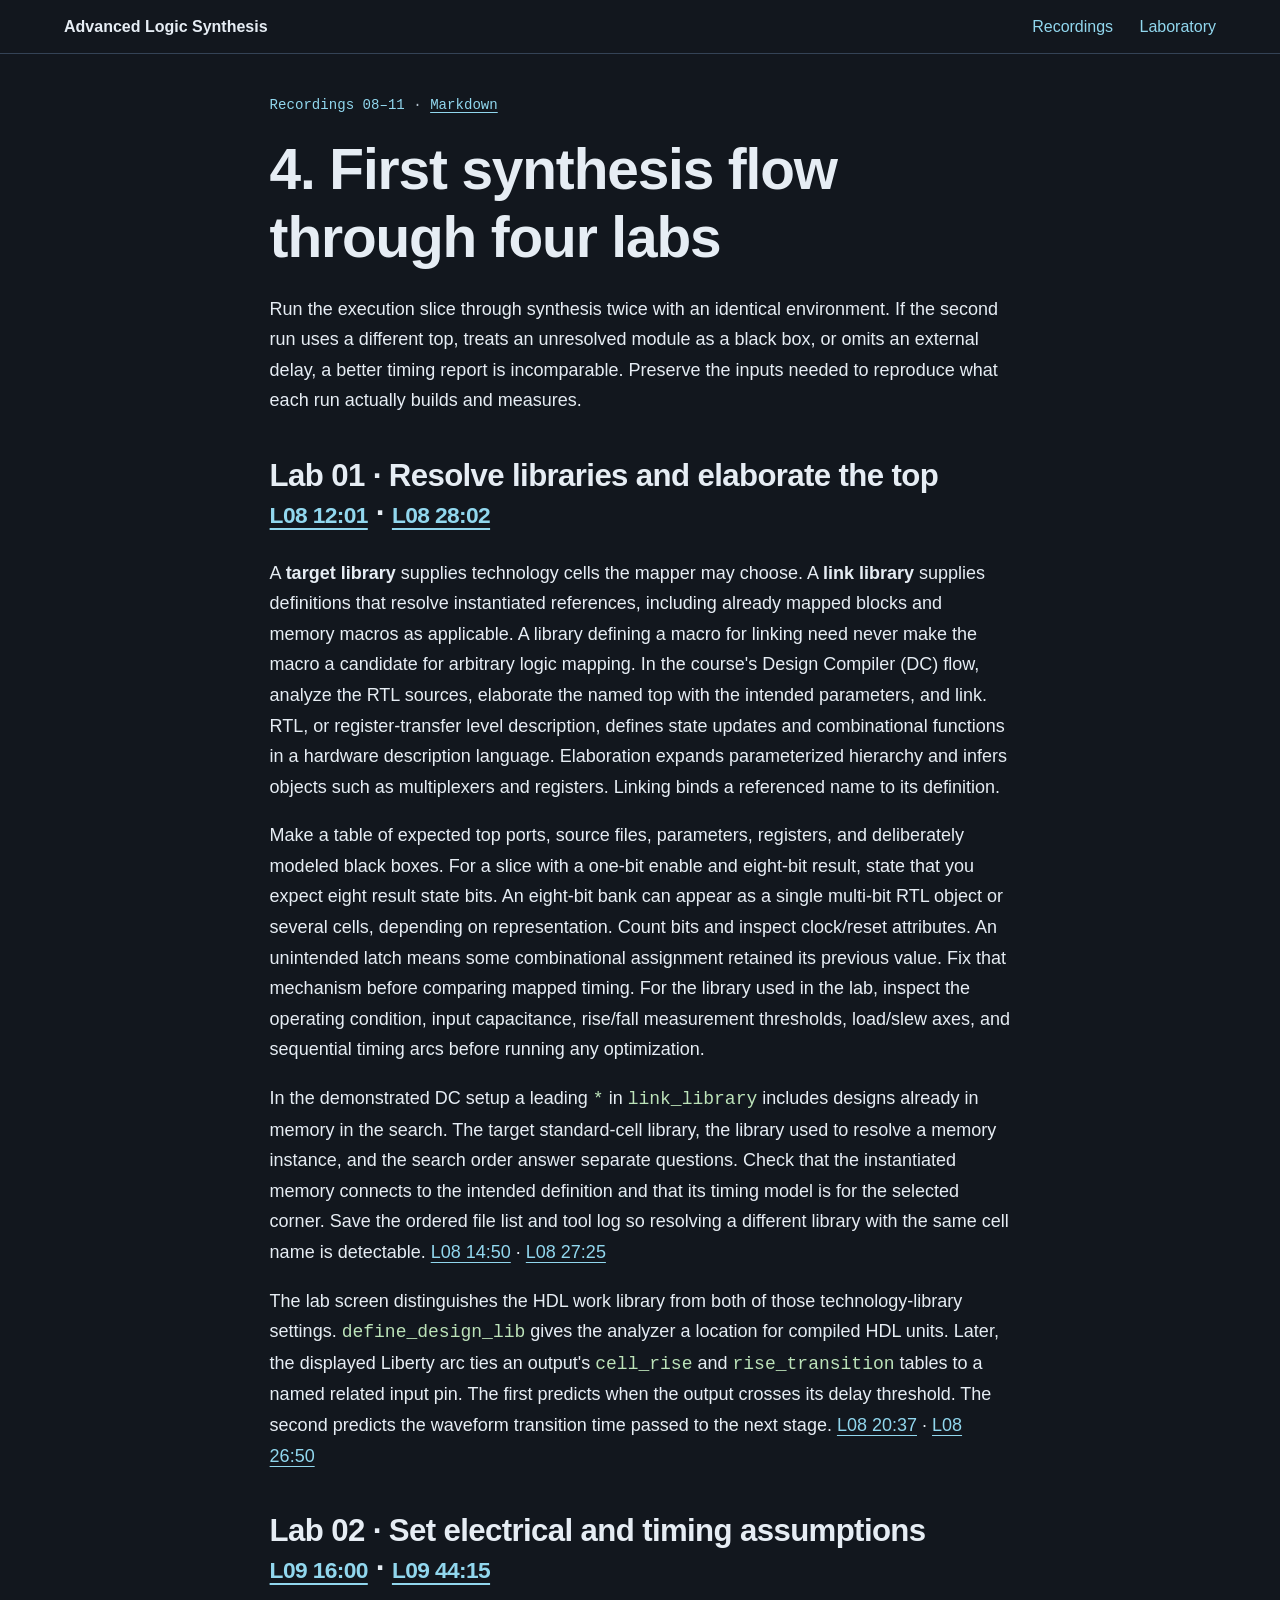
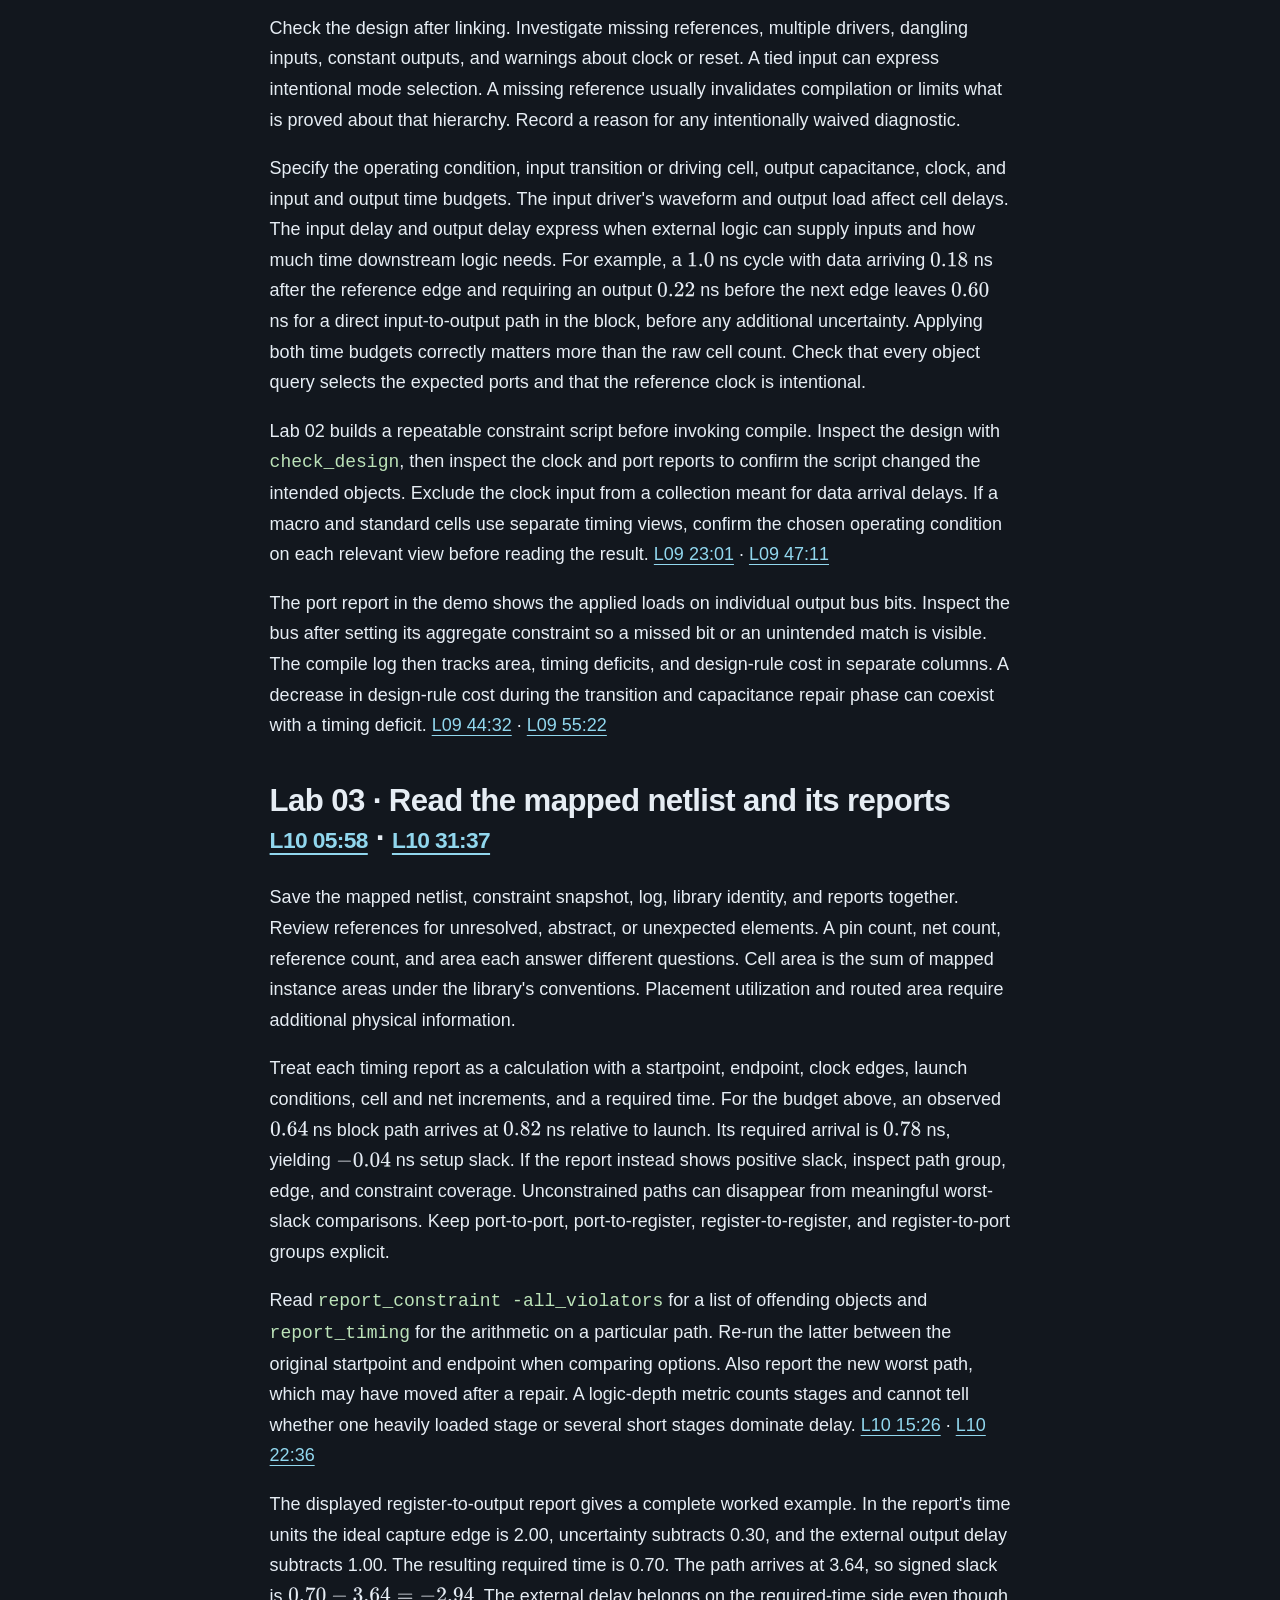
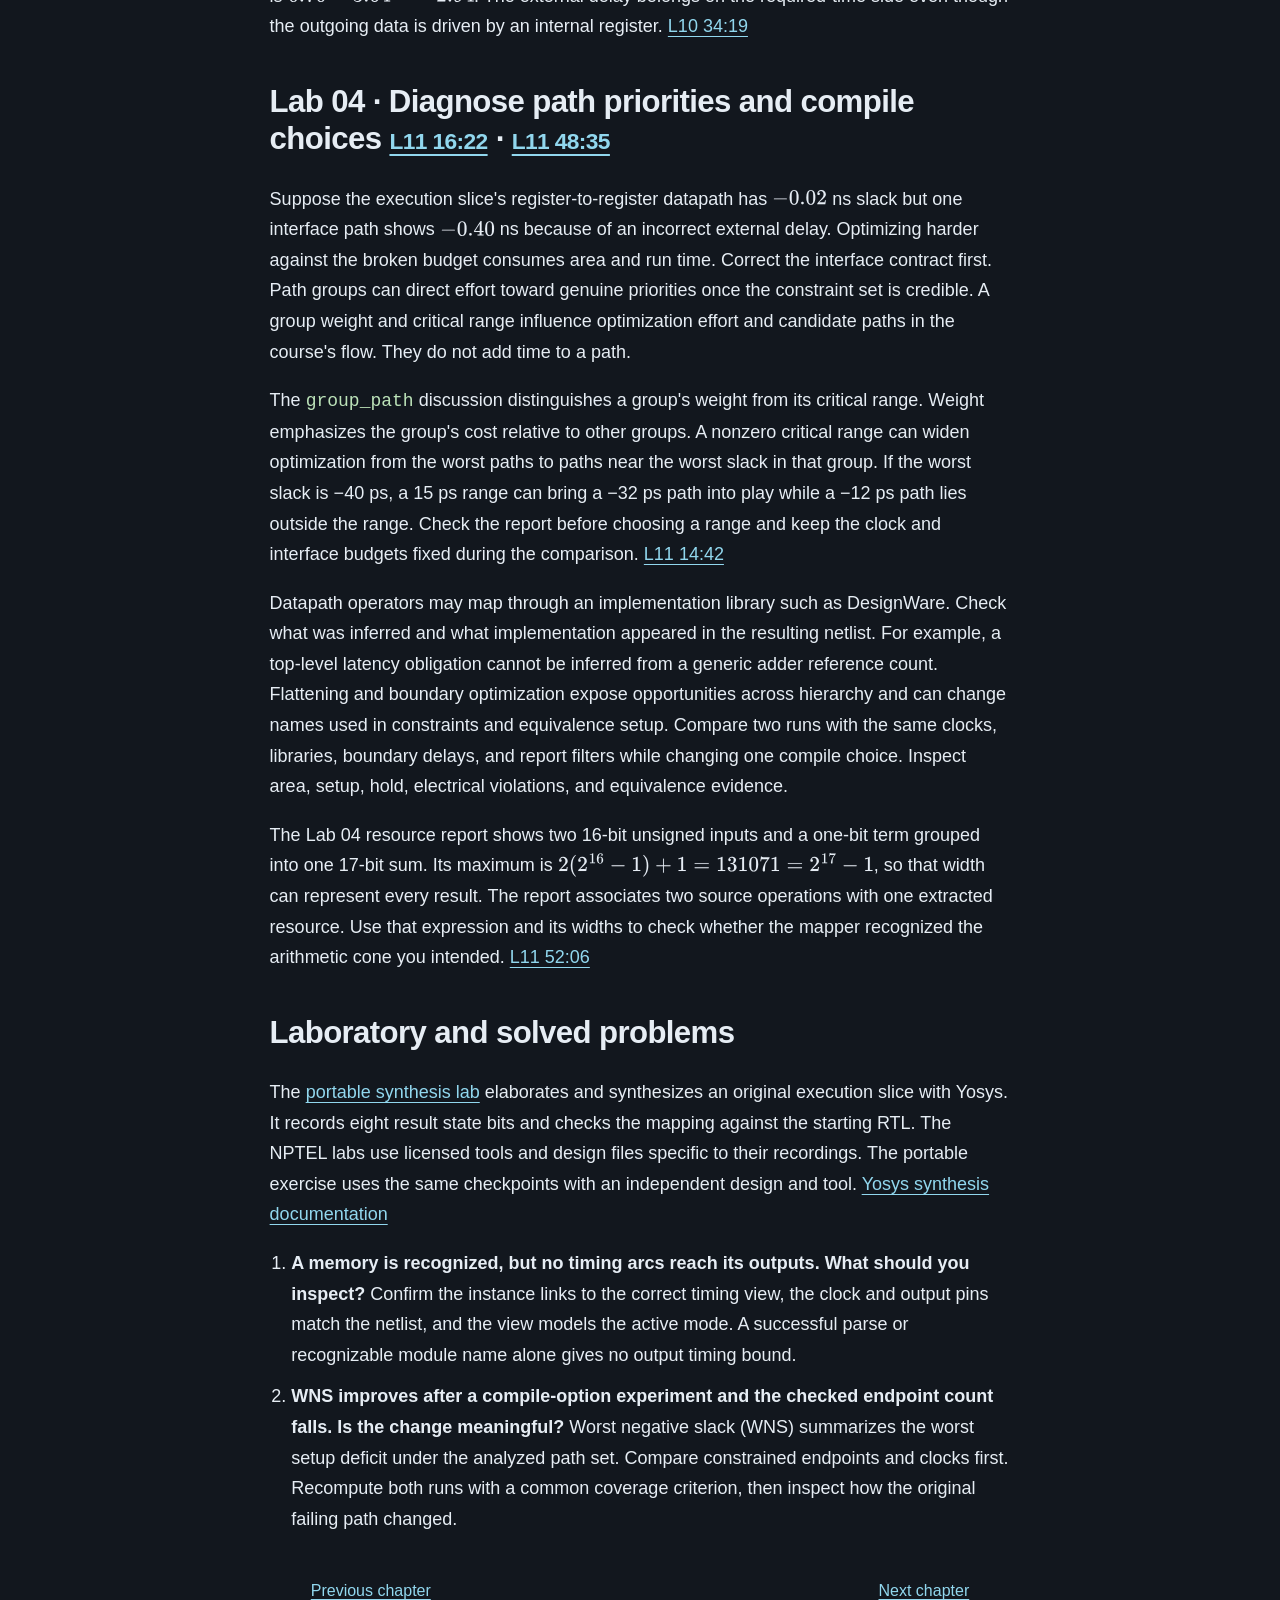
<file: chapters/04-first-flow.html>
<!doctype html>
<html lang="en">
<head>
<meta charset="utf-8">
<meta name="viewport" content="width=device-width, initial-scale=1">
<meta name="color-scheme" content="dark">
<title>4. First synthesis flow through four labs</title>
<link rel="stylesheet" href="../assets/reader.css">
<script defer src="../assets/math-config.js"></script><script defer src="../assets/mathjax-tex-svg.js"></script>
</head>
<body>
<a class="skip" href="#main">Skip to content</a>
<header class="topbar"><nav aria-label="Course navigation">
  <a class="brand" href="../index.html">Advanced Logic Synthesis</a>
  <a href="../source-map.html">Recordings</a>
  <a href="../laboratory.html">Laboratory</a>
</nav></header>
<main id="main"><article><div class="chapter-meta">Recordings 08–11 <span>·</span> <a href="04-first-flow.md">Markdown</a></div>
<h1 id="4-first-synthesis-flow-through-four-labs">4. First synthesis flow through four labs</h1>
<p>Run the execution slice through synthesis twice with an identical environment. If the second run uses a different top, treats an unresolved module as a black box, or omits an external delay, a better timing report is incomparable. Preserve the inputs needed to reproduce what each run actually builds and measures.</p>
<h2 id="lab-01-resolve-libraries-and-elaborate-the-top-l08-1201-l08-2802">Lab 01 · Resolve libraries and elaborate the top <a href="https://www.youtube.com/watch?v=64MT8293aqU&amp;t=721s">L08 12:01</a> · <a href="https://www.youtube.com/watch?v=64MT8293aqU&amp;t=1682s">L08 28:02</a></h2>
<p>A <strong>target library</strong> supplies technology cells the mapper may choose. A <strong>link library</strong> supplies definitions that resolve instantiated references, including already mapped blocks and memory macros as applicable. A library defining a macro for linking need never make the macro a candidate for arbitrary logic mapping. In the course's Design Compiler (DC) flow, analyze the RTL sources, elaborate the named top with the intended parameters, and link. RTL, or register-transfer level description, defines state updates and combinational functions in a hardware description language. Elaboration expands parameterized hierarchy and infers objects such as multiplexers and registers. Linking binds a referenced name to its definition.</p>
<p>Make a table of expected top ports, source files, parameters, registers, and deliberately modeled black boxes. For a slice with a one-bit enable and eight-bit result, state that you expect eight result state bits. An eight-bit bank can appear as a single multi-bit RTL object or several cells, depending on representation. Count bits and inspect clock/reset attributes. An unintended latch means some combinational assignment retained its previous value. Fix that mechanism before comparing mapped timing. For the library used in the lab, inspect the operating condition, input capacitance, rise/fall measurement thresholds, load/slew axes, and sequential timing arcs before running any optimization.</p>
<p>In the demonstrated DC setup a leading <code>*</code> in <code>link_library</code> includes designs already in memory in the search. The target standard-cell library, the library used to resolve a memory instance, and the search order answer separate questions. Check that the instantiated memory connects to the intended definition and that its timing model is for the selected corner. Save the ordered file list and tool log so resolving a different library with the same cell name is detectable. <a href="https://www.youtube.com/watch?v=64MT8293aqU&amp;t=890s">L08 14:50</a> · <a href="https://www.youtube.com/watch?v=64MT8293aqU&amp;t=1645s">L08 27:25</a></p>
<p>The lab screen distinguishes the HDL work library from both of those technology-library settings. <code>define_design_lib</code> gives the analyzer a location for compiled HDL units. Later, the displayed Liberty arc ties an output's <code>cell_rise</code> and <code>rise_transition</code> tables to a named related input pin. The first predicts when the output crosses its delay threshold. The second predicts the waveform transition time passed to the next stage. <a href="https://www.youtube.com/watch?v=64MT8293aqU&amp;t=1237s">L08 20:37</a> · <a href="https://www.youtube.com/watch?v=64MT8293aqU&amp;t=1610s">L08 26:50</a></p>
<h2 id="lab-02-set-electrical-and-timing-assumptions-l09-1600-l09-4415">Lab 02 · Set electrical and timing assumptions <a href="https://www.youtube.com/watch?v=WhPKoE1mZRU&amp;t=960s">L09 16:00</a> · <a href="https://www.youtube.com/watch?v=WhPKoE1mZRU&amp;t=2655s">L09 44:15</a></h2>
<p>Check the design after linking. Investigate missing references, multiple drivers, dangling inputs, constant outputs, and warnings about clock or reset. A tied input can express intentional mode selection. A missing reference usually invalidates compilation or limits what is proved about that hierarchy. Record a reason for any intentionally waived diagnostic.</p>
<p>Specify the operating condition, input transition or driving cell, output capacitance, clock, and input and output time budgets. The input driver's waveform and output load affect cell delays. The input delay and output delay express when external logic can supply inputs and how much time downstream logic needs. For example, a <span class="inline-math">\(1.0\)</span> ns cycle with data arriving <span class="inline-math">\(0.18\)</span> ns after the reference edge and requiring an output <span class="inline-math">\(0.22\)</span> ns before the next edge leaves <span class="inline-math">\(0.60\)</span> ns for a direct input-to-output path in the block, before any additional uncertainty. Applying both time budgets correctly matters more than the raw cell count. Check that every object query selects the expected ports and that the reference clock is intentional.</p>
<p>Lab 02 builds a repeatable constraint script before invoking compile. Inspect the design with <code>check_design</code>, then inspect the clock and port reports to confirm the script changed the intended objects. Exclude the clock input from a collection meant for data arrival delays. If a macro and standard cells use separate timing views, confirm the chosen operating condition on each relevant view before reading the result. <a href="https://www.youtube.com/watch?v=WhPKoE1mZRU&amp;t=1381s">L09 23:01</a> · <a href="https://www.youtube.com/watch?v=WhPKoE1mZRU&amp;t=2831s">L09 47:11</a></p>
<p>The port report in the demo shows the applied loads on individual output bus bits. Inspect the bus after setting its aggregate constraint so a missed bit or an unintended match is visible. The compile log then tracks area, timing deficits, and design-rule cost in separate columns. A decrease in design-rule cost during the transition and capacitance repair phase can coexist with a timing deficit. <a href="https://www.youtube.com/watch?v=WhPKoE1mZRU&amp;t=2672s">L09 44:32</a> · <a href="https://www.youtube.com/watch?v=WhPKoE1mZRU&amp;t=3322s">L09 55:22</a></p>
<h2 id="lab-03-read-the-mapped-netlist-and-its-reports-l10-0558-l10-3137">Lab 03 · Read the mapped netlist and its reports <a href="https://www.youtube.com/watch?v=XAXlDwBIrHE&amp;t=358s">L10 05:58</a> · <a href="https://www.youtube.com/watch?v=XAXlDwBIrHE&amp;t=1897s">L10 31:37</a></h2>
<p>Save the mapped netlist, constraint snapshot, log, library identity, and reports together. Review references for unresolved, abstract, or unexpected elements. A pin count, net count, reference count, and area each answer different questions. Cell area is the sum of mapped instance areas under the library's conventions. Placement utilization and routed area require additional physical information.</p>
<p>Treat each timing report as a calculation with a startpoint, endpoint, clock edges, launch conditions, cell and net increments, and a required time. For the budget above, an observed <span class="inline-math">\(0.64\)</span> ns block path arrives at <span class="inline-math">\(0.82\)</span> ns relative to launch. Its required arrival is <span class="inline-math">\(0.78\)</span> ns, yielding <span class="inline-math">\(-0.04\)</span> ns setup slack. If the report instead shows positive slack, inspect path group, edge, and constraint coverage. Unconstrained paths can disappear from meaningful worst-slack comparisons. Keep port-to-port, port-to-register, register-to-register, and register-to-port groups explicit.</p>
<p>Read <code>report_constraint -all_violators</code> for a list of offending objects and <code>report_timing</code> for the arithmetic on a particular path. Re-run the latter between the original startpoint and endpoint when comparing options. Also report the new worst path, which may have moved after a repair. A logic-depth metric counts stages and cannot tell whether one heavily loaded stage or several short stages dominate delay. <a href="https://www.youtube.com/watch?v=XAXlDwBIrHE&amp;t=926s">L10 15:26</a> · <a href="https://www.youtube.com/watch?v=XAXlDwBIrHE&amp;t=1356s">L10 22:36</a></p>
<p>The displayed register-to-output report gives a complete worked example. In the report's time units the ideal capture edge is 2.00, uncertainty subtracts 0.30, and the external output delay subtracts 1.00. The resulting required time is 0.70. The path arrives at 3.64, so signed slack is <span class="inline-math">\(0.70-3.64=-2.94\)</span>. The external delay belongs on the required-time side even though the outgoing data is driven by an internal register. <a href="https://www.youtube.com/watch?v=XAXlDwBIrHE&amp;t=2059s">L10 34:19</a></p>
<h2 id="lab-04-diagnose-path-priorities-and-compile-choices-l11-1622-l11-4835">Lab 04 · Diagnose path priorities and compile choices <a href="https://www.youtube.com/watch?v=CdlqGtuwu2A&amp;t=982s">L11 16:22</a> · <a href="https://www.youtube.com/watch?v=CdlqGtuwu2A&amp;t=2915s">L11 48:35</a></h2>
<p>Suppose the execution slice's register-to-register datapath has <span class="inline-math">\(-0.02\)</span> ns slack but one interface path shows <span class="inline-math">\(-0.40\)</span> ns because of an incorrect external delay. Optimizing harder against the broken budget consumes area and run time. Correct the interface contract first. Path groups can direct effort toward genuine priorities once the constraint set is credible. A group weight and critical range influence optimization effort and candidate paths in the course's flow. They do not add time to a path.</p>
<p>The <code>group_path</code> discussion distinguishes a group's weight from its critical range. Weight emphasizes the group's cost relative to other groups. A nonzero critical range can widen optimization from the worst paths to paths near the worst slack in that group. If the worst slack is −40 ps, a 15 ps range can bring a −32 ps path into play while a −12 ps path lies outside the range. Check the report before choosing a range and keep the clock and interface budgets fixed during the comparison. <a href="https://www.youtube.com/watch?v=CdlqGtuwu2A&amp;t=882s">L11 14:42</a></p>
<p>Datapath operators may map through an implementation library such as DesignWare. Check what was inferred and what implementation appeared in the resulting netlist. For example, a top-level latency obligation cannot be inferred from a generic adder reference count. Flattening and boundary optimization expose opportunities across hierarchy and can change names used in constraints and equivalence setup. Compare two runs with the same clocks, libraries, boundary delays, and report filters while changing one compile choice. Inspect area, setup, hold, electrical violations, and equivalence evidence.</p>
<p>The Lab 04 resource report shows two 16-bit unsigned inputs and a one-bit term grouped into one 17-bit sum. Its maximum is <span class="inline-math">\(2(2^{16}-1)+1=131071=2^{17}-1\)</span>, so that width can represent every result. The report associates two source operations with one extracted resource. Use that expression and its widths to check whether the mapper recognized the arithmetic cone you intended. <a href="https://www.youtube.com/watch?v=CdlqGtuwu2A&amp;t=3126s">L11 52:06</a></p>
<h2 id="laboratory-and-solved-problems">Laboratory and solved problems</h2>
<p>The <a href="../code/README.md">portable synthesis lab</a> elaborates and synthesizes an original execution slice with Yosys. It records eight result state bits and checks the mapping against the starting RTL. The NPTEL labs use licensed tools and design files specific to their recordings. The portable exercise uses the same checkpoints with an independent design and tool. <a href="https://github.com/YosysHQ/yosys/blob/main/docs/source/using_yosys/synthesis/synth.rst">Yosys synthesis documentation</a></p>
<ol>
<li><strong>A memory is recognized, but no timing arcs reach its outputs. What should you inspect?</strong> Confirm the instance links to the correct timing view, the clock and output pins match the netlist, and the view models the active mode. A successful parse or recognizable module name alone gives no output timing bound.</li>
<li><strong>WNS improves after a compile-option experiment and the checked endpoint count falls. Is the change meaningful?</strong> Worst negative slack (WNS) summarizes the worst setup deficit under the analyzed path set. Compare constrained endpoints and clocks first. Recompute both runs with a common coverage criterion, then inspect how the original failing path changed.</li>
</ol></article>
<nav class="pagination" aria-label="Chapters"><a rel="prev" href="03-sizing.html">Previous chapter</a><a rel="next" href="05-rtl-library.html">Next chapter</a></nav></main>
</body>
</html>
</file>
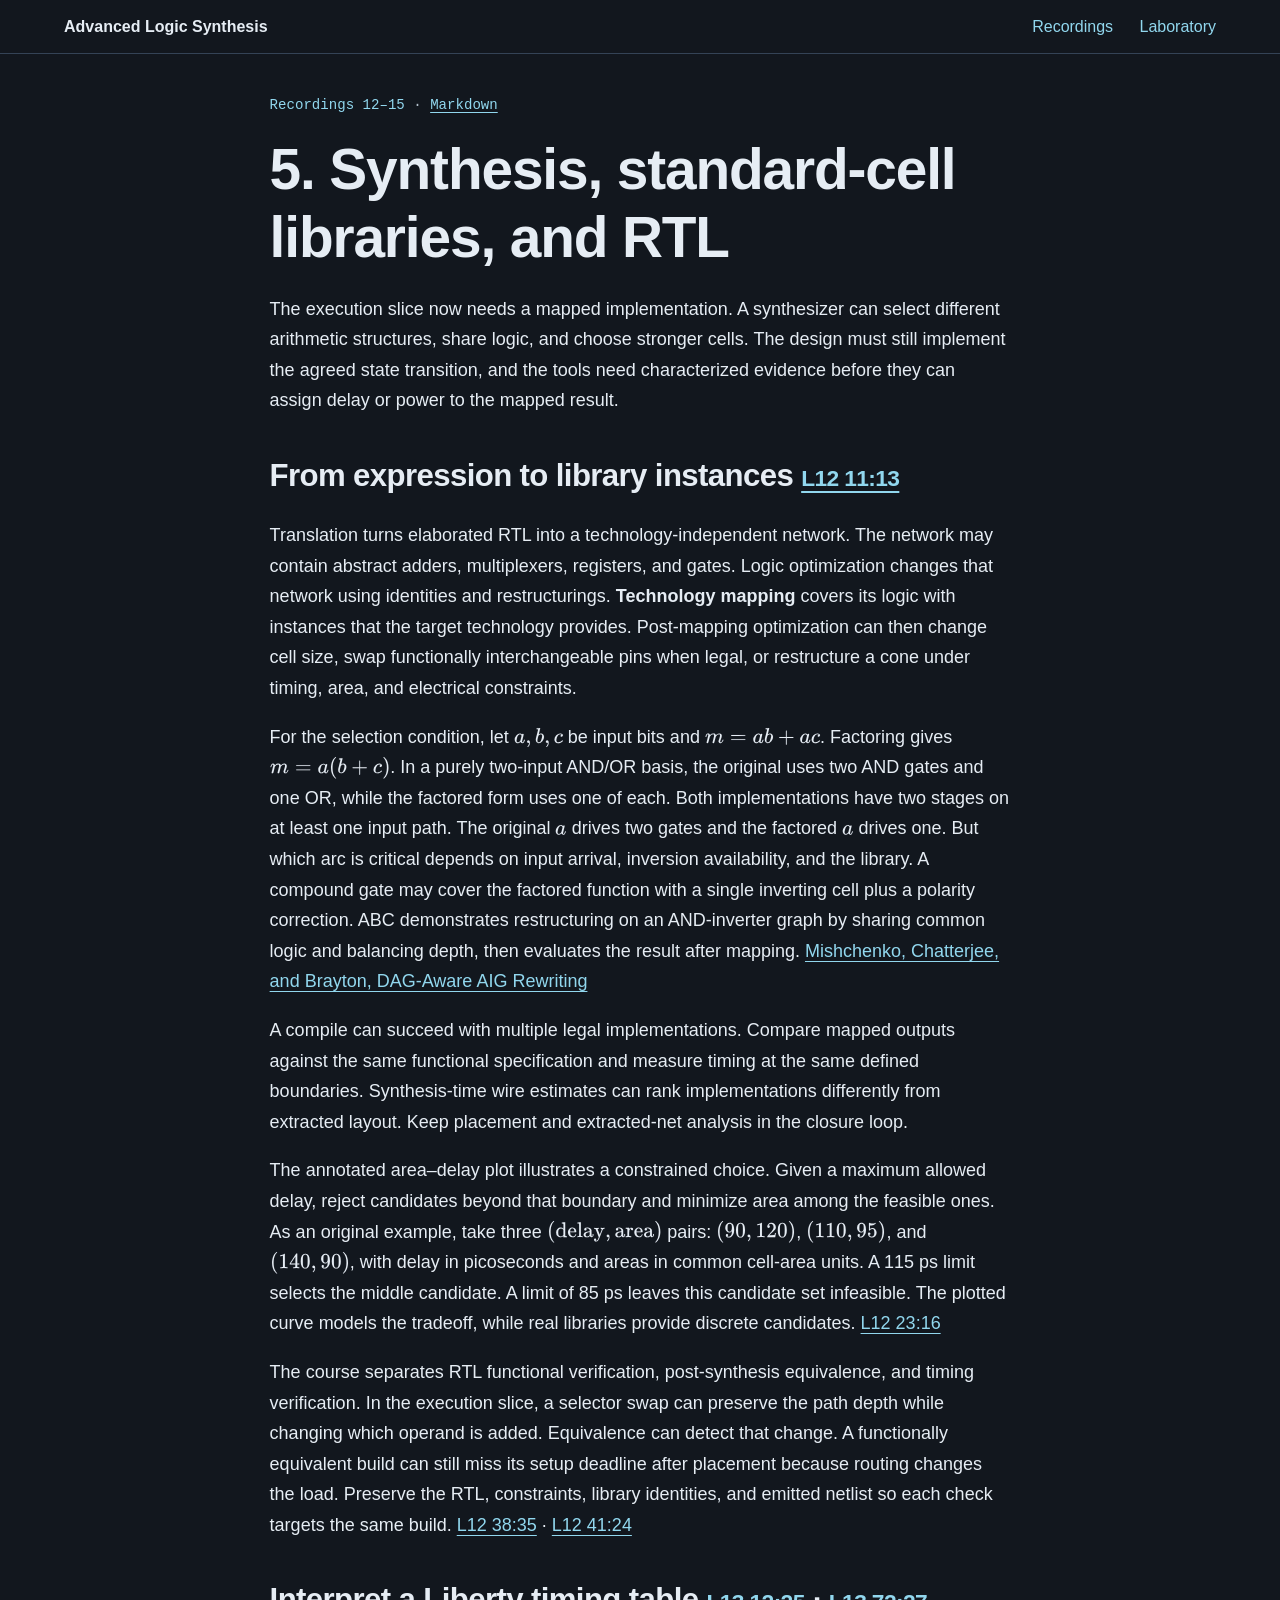
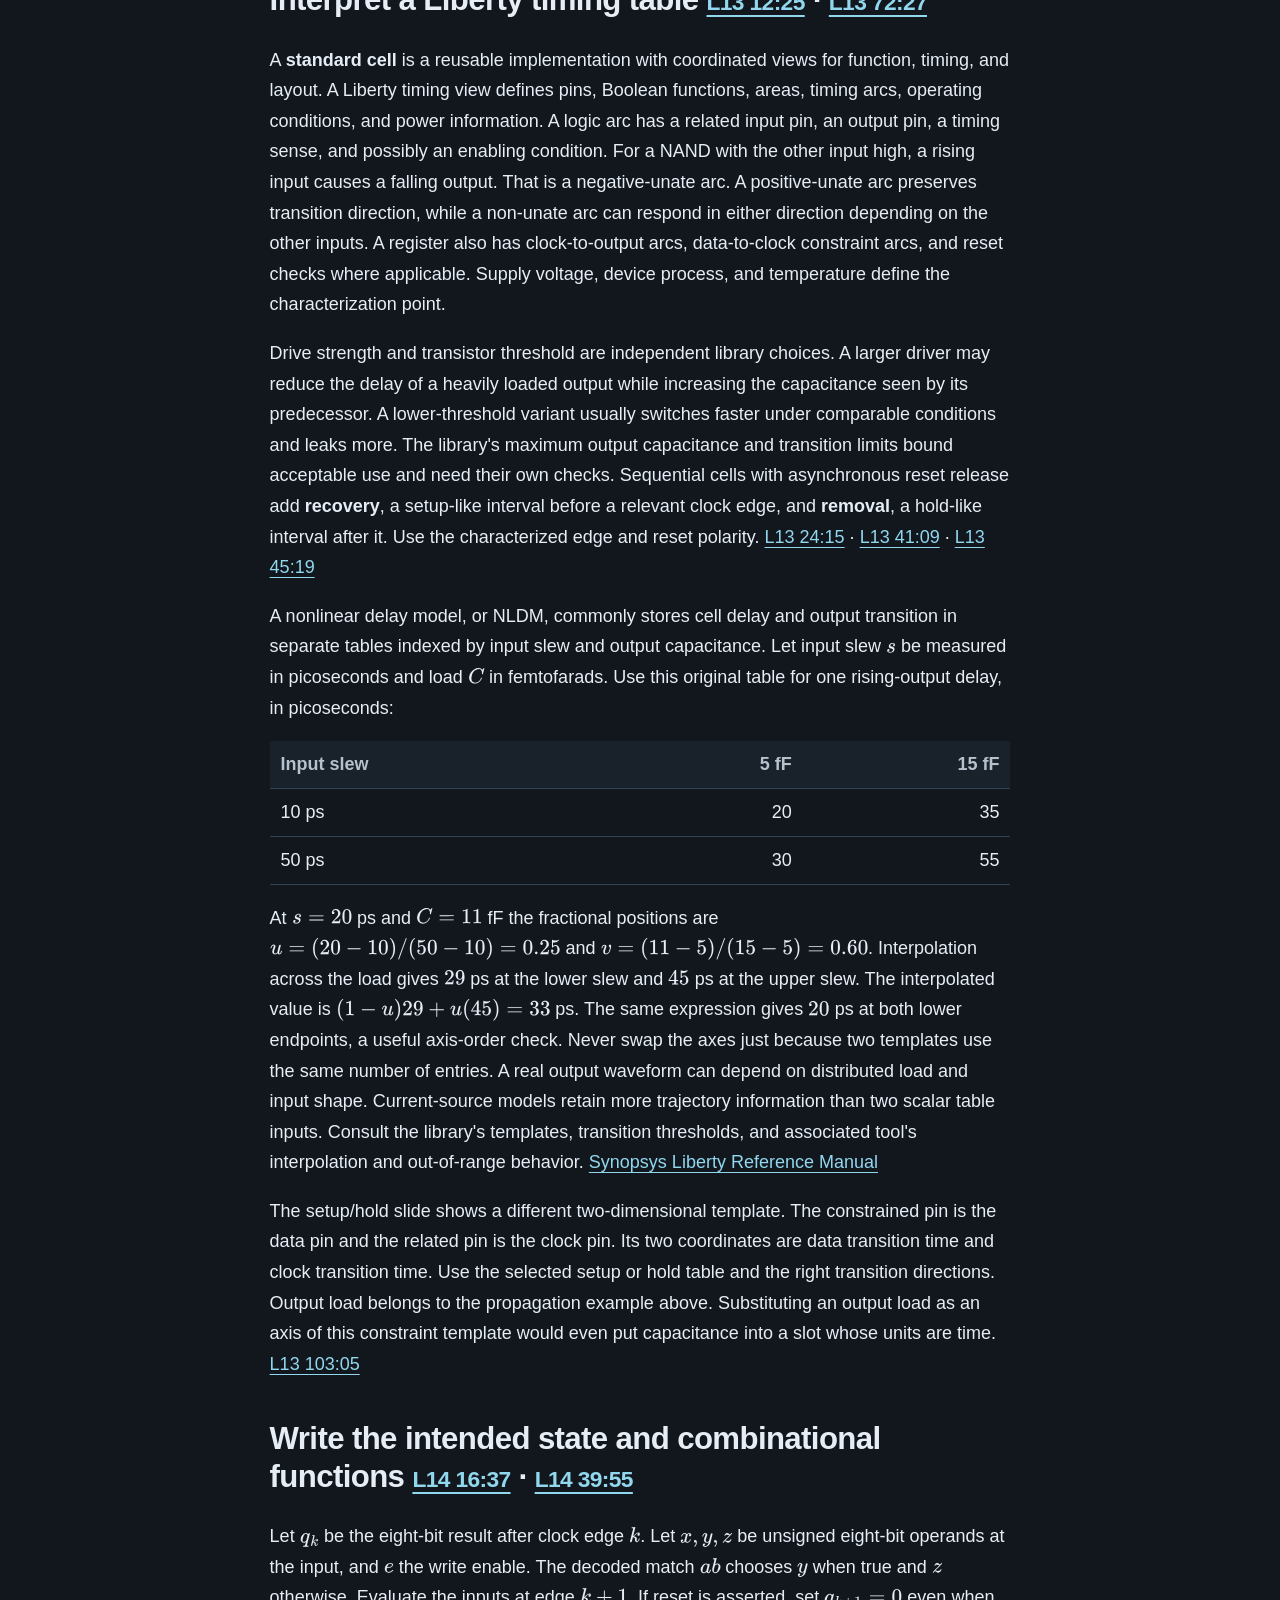
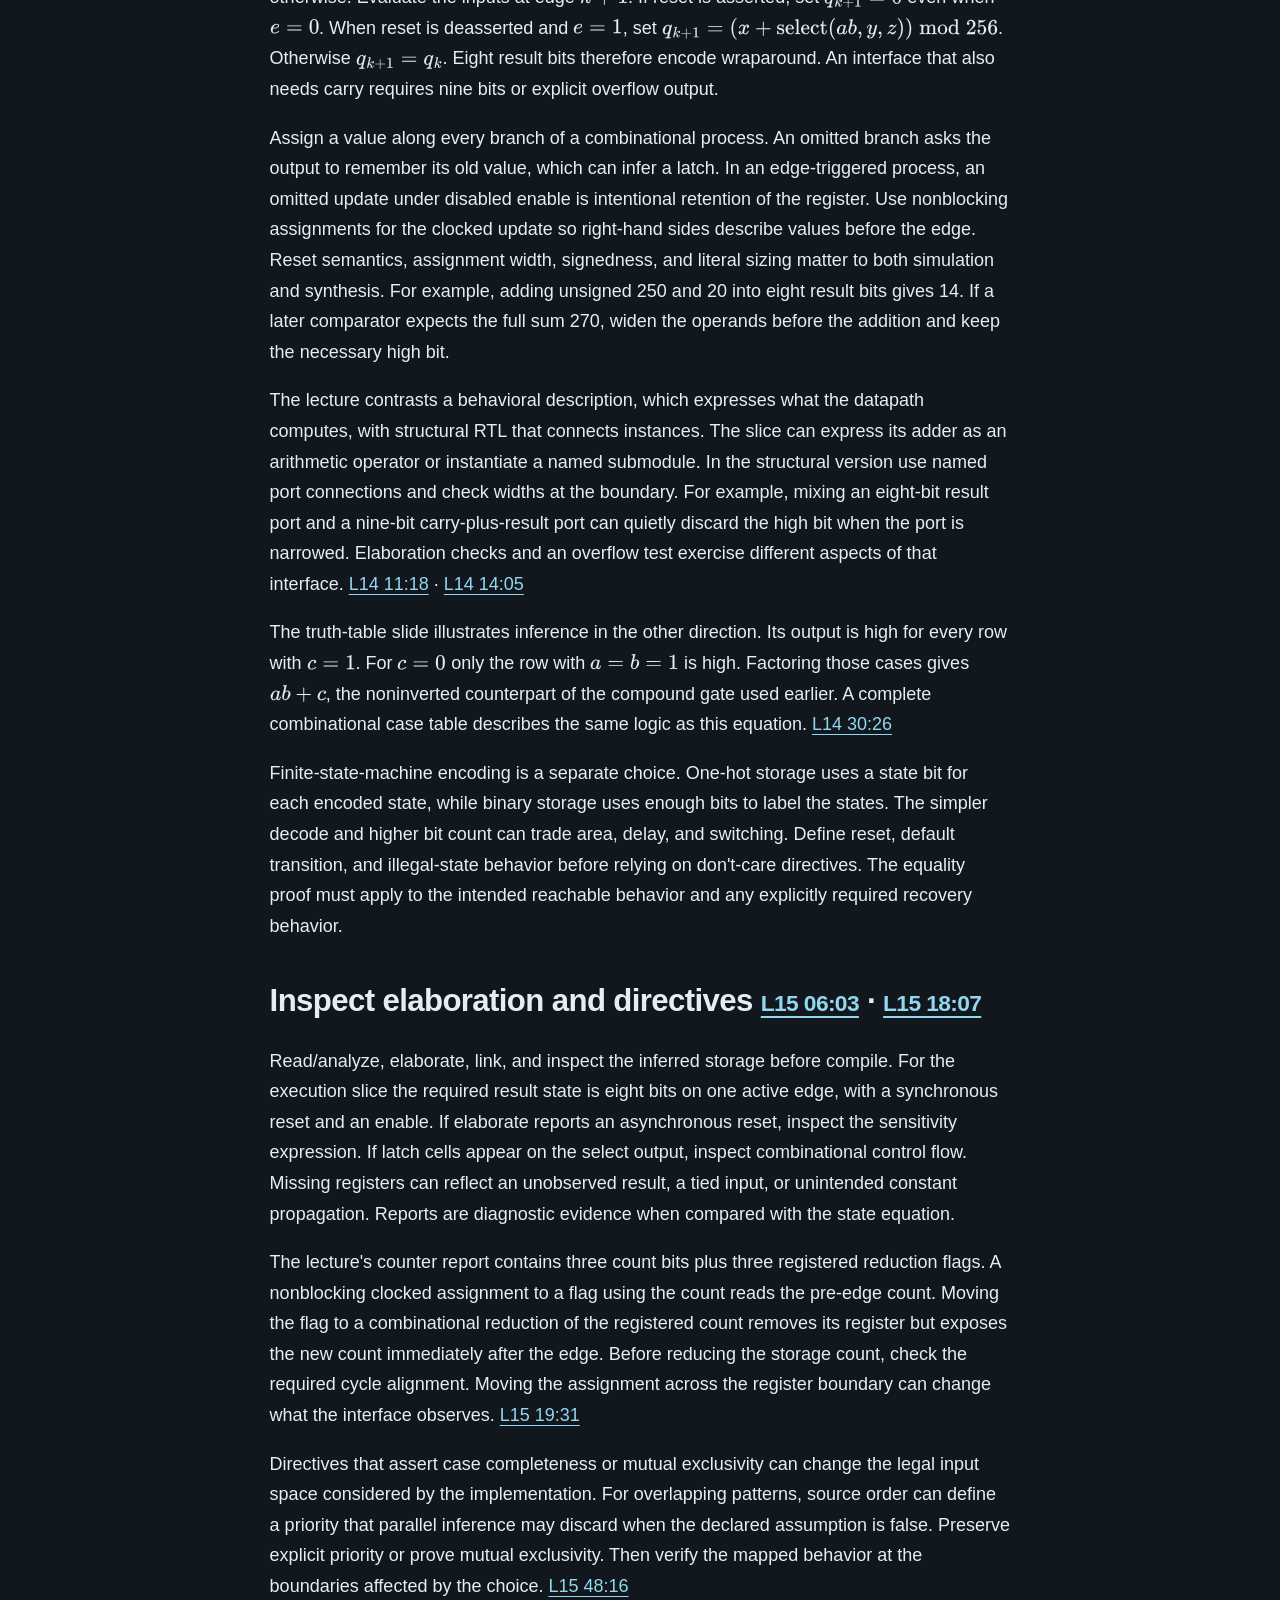
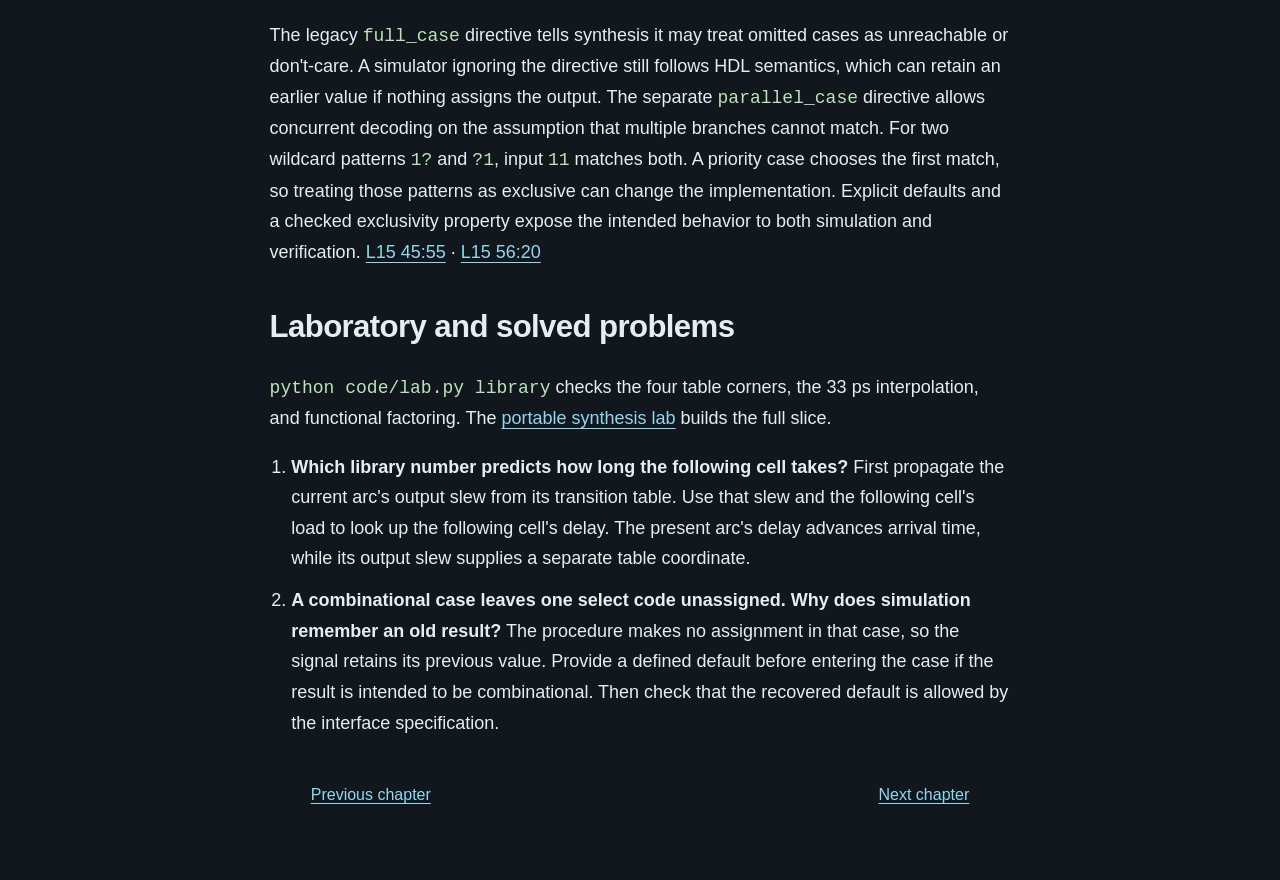
<file: chapters/05-rtl-library.html>
<!doctype html>
<html lang="en">
<head>
<meta charset="utf-8">
<meta name="viewport" content="width=device-width, initial-scale=1">
<meta name="color-scheme" content="dark">
<title>5. Synthesis, standard-cell libraries, and RTL</title>
<link rel="stylesheet" href="../assets/reader.css">
<script defer src="../assets/math-config.js"></script><script defer src="../assets/mathjax-tex-svg.js"></script>
</head>
<body>
<a class="skip" href="#main">Skip to content</a>
<header class="topbar"><nav aria-label="Course navigation">
  <a class="brand" href="../index.html">Advanced Logic Synthesis</a>
  <a href="../source-map.html">Recordings</a>
  <a href="../laboratory.html">Laboratory</a>
</nav></header>
<main id="main"><article><div class="chapter-meta">Recordings 12–15 <span>·</span> <a href="05-rtl-library.md">Markdown</a></div>
<h1 id="5-synthesis-standard-cell-libraries-and-rtl">5. Synthesis, standard-cell libraries, and RTL</h1>
<p>The execution slice now needs a mapped implementation. A synthesizer can select different arithmetic structures, share logic, and choose stronger cells. The design must still implement the agreed state transition, and the tools need characterized evidence before they can assign delay or power to the mapped result.</p>
<h2 id="from-expression-to-library-instances-l12-1113">From expression to library instances <a href="https://www.youtube.com/watch?v=EculfHy8ZTQ&amp;t=673s">L12 11:13</a></h2>
<p>Translation turns elaborated RTL into a technology-independent network. The network may contain abstract adders, multiplexers, registers, and gates. Logic optimization changes that network using identities and restructurings. <strong>Technology mapping</strong> covers its logic with instances that the target technology provides. Post-mapping optimization can then change cell size, swap functionally interchangeable pins when legal, or restructure a cone under timing, area, and electrical constraints.</p>
<p>For the selection condition, let <span class="inline-math">\(a,b,c\)</span> be input bits and <span class="inline-math">\(m=ab+ac\)</span>. Factoring gives <span class="inline-math">\(m=a(b+c)\)</span>. In a purely two-input AND/OR basis, the original uses two AND gates and one OR, while the factored form uses one of each. Both implementations have two stages on at least one input path. The original <span class="inline-math">\(a\)</span> drives two gates and the factored <span class="inline-math">\(a\)</span> drives one. But which arc is critical depends on input arrival, inversion availability, and the library. A compound gate may cover the factored function with a single inverting cell plus a polarity correction. ABC demonstrates restructuring on an AND-inverter graph by sharing common logic and balancing depth, then evaluates the result after mapping. <a href="https://people.eecs.berkeley.edu/~alanmi/courses/2007_290N/papers/synthesis_berkeley_dac06.pdf">Mishchenko, Chatterjee, and Brayton, DAG-Aware AIG Rewriting</a></p>
<p>A compile can succeed with multiple legal implementations. Compare mapped outputs against the same functional specification and measure timing at the same defined boundaries. Synthesis-time wire estimates can rank implementations differently from extracted layout. Keep placement and extracted-net analysis in the closure loop.</p>
<p>The annotated area–delay plot illustrates a constrained choice. Given a maximum allowed delay, reject candidates beyond that boundary and minimize area among the feasible ones. As an original example, take three <span class="inline-math">\((\text{delay},\text{area})\)</span> pairs: <span class="inline-math">\((90,120)\)</span>, <span class="inline-math">\((110,95)\)</span>, and <span class="inline-math">\((140,90)\)</span>, with delay in picoseconds and areas in common cell-area units. A 115 ps limit selects the middle candidate. A limit of 85 ps leaves this candidate set infeasible. The plotted curve models the tradeoff, while real libraries provide discrete candidates. <a href="https://www.youtube.com/watch?v=EculfHy8ZTQ&amp;t=1396s">L12 23:16</a></p>
<p>The course separates RTL functional verification, post-synthesis equivalence, and timing verification. In the execution slice, a selector swap can preserve the path depth while changing which operand is added. Equivalence can detect that change. A functionally equivalent build can still miss its setup deadline after placement because routing changes the load. Preserve the RTL, constraints, library identities, and emitted netlist so each check targets the same build. <a href="https://www.youtube.com/watch?v=EculfHy8ZTQ&amp;t=2315s">L12 38:35</a> · <a href="https://www.youtube.com/watch?v=EculfHy8ZTQ&amp;t=2484s">L12 41:24</a></p>
<h2 id="interpret-a-liberty-timing-table-l13-1225-l13-7227">Interpret a Liberty timing table <a href="https://www.youtube.com/watch?v=dqN3-Hd6s9M&amp;t=745s">L13 12:25</a> · <a href="https://www.youtube.com/watch?v=dqN3-Hd6s9M&amp;t=4347s">L13 72:27</a></h2>
<p>A <strong>standard cell</strong> is a reusable implementation with coordinated views for function, timing, and layout. A Liberty timing view defines pins, Boolean functions, areas, timing arcs, operating conditions, and power information. A logic arc has a related input pin, an output pin, a timing sense, and possibly an enabling condition. For a NAND with the other input high, a rising input causes a falling output. That is a negative-unate arc. A positive-unate arc preserves transition direction, while a non-unate arc can respond in either direction depending on the other inputs. A register also has clock-to-output arcs, data-to-clock constraint arcs, and reset checks where applicable. Supply voltage, device process, and temperature define the characterization point.</p>
<p>Drive strength and transistor threshold are independent library choices. A larger driver may reduce the delay of a heavily loaded output while increasing the capacitance seen by its predecessor. A lower-threshold variant usually switches faster under comparable conditions and leaks more. The library's maximum output capacitance and transition limits bound acceptable use and need their own checks. Sequential cells with asynchronous reset release add <strong>recovery</strong>, a setup-like interval before a relevant clock edge, and <strong>removal</strong>, a hold-like interval after it. Use the characterized edge and reset polarity. <a href="https://www.youtube.com/watch?v=dqN3-Hd6s9M&amp;t=1455s">L13 24:15</a> · <a href="https://www.youtube.com/watch?v=dqN3-Hd6s9M&amp;t=2469s">L13 41:09</a> · <a href="https://www.youtube.com/watch?v=dqN3-Hd6s9M&amp;t=2719s">L13 45:19</a></p>
<p>A nonlinear delay model, or NLDM, commonly stores cell delay and output transition in separate tables indexed by input slew and output capacitance. Let input slew <span class="inline-math">\(s\)</span> be measured in picoseconds and load <span class="inline-math">\(C\)</span> in femtofarads. Use this original table for one rising-output delay, in picoseconds:</p>
<table>
<thead>
<tr>
<th>Input slew</th>
<th style="text-align: right;">5 fF</th>
<th style="text-align: right;">15 fF</th>
</tr>
</thead>
<tbody>
<tr>
<td>10 ps</td>
<td style="text-align: right;">20</td>
<td style="text-align: right;">35</td>
</tr>
<tr>
<td>50 ps</td>
<td style="text-align: right;">30</td>
<td style="text-align: right;">55</td>
</tr>
</tbody>
</table>
<p>At <span class="inline-math">\(s=20\)</span> ps and <span class="inline-math">\(C=11\)</span> fF the fractional positions are <span class="inline-math">\(u=(20-10)/(50-10)=0.25\)</span> and <span class="inline-math">\(v=(11-5)/(15-5)=0.60\)</span>. Interpolation across the load gives <span class="inline-math">\(29\)</span> ps at the lower slew and <span class="inline-math">\(45\)</span> ps at the upper slew. The interpolated value is <span class="inline-math">\((1-u)29+u(45)=33\)</span> ps. The same expression gives <span class="inline-math">\(20\)</span> ps at both lower endpoints, a useful axis-order check. Never swap the axes just because two templates use the same number of entries. A real output waveform can depend on distributed load and input shape. Current-source models retain more trajectory information than two scalar table inputs. Consult the library's templates, transition thresholds, and associated tool's interpolation and out-of-range behavior. <a href="https://people.eecs.berkeley.edu/~alanmi/publications/other/liberty07_03.pdf">Synopsys Liberty Reference Manual</a></p>
<p>The setup/hold slide shows a different two-dimensional template. The constrained pin is the data pin and the related pin is the clock pin. Its two coordinates are data transition time and clock transition time. Use the selected setup or hold table and the right transition directions. Output load belongs to the propagation example above. Substituting an output load as an axis of this constraint template would even put capacitance into a slot whose units are time. <a href="https://www.youtube.com/watch?v=dqN3-Hd6s9M&amp;t=6185s">L13 103:05</a></p>
<h2 id="write-the-intended-state-and-combinational-functions-l14-1637-l14-3955">Write the intended state and combinational functions <a href="https://www.youtube.com/watch?v=fbLERbbmGtY&amp;t=997s">L14 16:37</a> · <a href="https://www.youtube.com/watch?v=fbLERbbmGtY&amp;t=2395s">L14 39:55</a></h2>
<p>Let <span class="inline-math">\(q_k\)</span> be the eight-bit result after clock edge <span class="inline-math">\(k\)</span>. Let <span class="inline-math">\(x,y,z\)</span> be unsigned eight-bit operands at the input, and <span class="inline-math">\(e\)</span> the write enable. The decoded match <span class="inline-math">\(ab\)</span> chooses <span class="inline-math">\(y\)</span> when true and <span class="inline-math">\(z\)</span> otherwise. Evaluate the inputs at edge <span class="inline-math">\(k+1\)</span>. If reset is asserted, set <span class="inline-math">\(q_{k+1}=0\)</span> even when <span class="inline-math">\(e=0\)</span>. When reset is deasserted and <span class="inline-math">\(e=1\)</span>, set <span class="inline-math">\(q_{k+1}=(x+\operatorname{select}(ab,y,z))\bmod 256\)</span>. Otherwise <span class="inline-math">\(q_{k+1}=q_k\)</span>. Eight result bits therefore encode wraparound. An interface that also needs carry requires nine bits or explicit overflow output.</p>
<p>Assign a value along every branch of a combinational process. An omitted branch asks the output to remember its old value, which can infer a latch. In an edge-triggered process, an omitted update under disabled enable is intentional retention of the register. Use nonblocking assignments for the clocked update so right-hand sides describe values before the edge. Reset semantics, assignment width, signedness, and literal sizing matter to both simulation and synthesis. For example, adding unsigned 250 and 20 into eight result bits gives 14. If a later comparator expects the full sum 270, widen the operands before the addition and keep the necessary high bit.</p>
<p>The lecture contrasts a behavioral description, which expresses what the datapath computes, with structural RTL that connects instances. The slice can express its adder as an arithmetic operator or instantiate a named submodule. In the structural version use named port connections and check widths at the boundary. For example, mixing an eight-bit result port and a nine-bit carry-plus-result port can quietly discard the high bit when the port is narrowed. Elaboration checks and an overflow test exercise different aspects of that interface. <a href="https://www.youtube.com/watch?v=fbLERbbmGtY&amp;t=678s">L14 11:18</a> · <a href="https://www.youtube.com/watch?v=fbLERbbmGtY&amp;t=845s">L14 14:05</a></p>
<p>The truth-table slide illustrates inference in the other direction. Its output is high for every row with <span class="inline-math">\(c=1\)</span>. For <span class="inline-math">\(c=0\)</span> only the row with <span class="inline-math">\(a=b=1\)</span> is high. Factoring those cases gives <span class="inline-math">\(ab+c\)</span>, the noninverted counterpart of the compound gate used earlier. A complete combinational case table describes the same logic as this equation. <a href="https://www.youtube.com/watch?v=fbLERbbmGtY&amp;t=1826s">L14 30:26</a></p>
<p>Finite-state-machine encoding is a separate choice. One-hot storage uses a state bit for each encoded state, while binary storage uses enough bits to label the states. The simpler decode and higher bit count can trade area, delay, and switching. Define reset, default transition, and illegal-state behavior before relying on don't-care directives. The equality proof must apply to the intended reachable behavior and any explicitly required recovery behavior.</p>
<h2 id="inspect-elaboration-and-directives-l15-0603-l15-1807">Inspect elaboration and directives <a href="https://www.youtube.com/watch?v=InEQiLrFf-w&amp;t=363s">L15 06:03</a> · <a href="https://www.youtube.com/watch?v=InEQiLrFf-w&amp;t=1087s">L15 18:07</a></h2>
<p>Read/analyze, elaborate, link, and inspect the inferred storage before compile. For the execution slice the required result state is eight bits on one active edge, with a synchronous reset and an enable. If elaborate reports an asynchronous reset, inspect the sensitivity expression. If latch cells appear on the select output, inspect combinational control flow. Missing registers can reflect an unobserved result, a tied input, or unintended constant propagation. Reports are diagnostic evidence when compared with the state equation.</p>
<p>The lecture's counter report contains three count bits plus three registered reduction flags. A nonblocking clocked assignment to a flag using the count reads the pre-edge count. Moving the flag to a combinational reduction of the registered count removes its register but exposes the new count immediately after the edge. Before reducing the storage count, check the required cycle alignment. Moving the assignment across the register boundary can change what the interface observes. <a href="https://www.youtube.com/watch?v=InEQiLrFf-w&amp;t=1171s">L15 19:31</a></p>
<p>Directives that assert case completeness or mutual exclusivity can change the legal input space considered by the implementation. For overlapping patterns, source order can define a priority that parallel inference may discard when the declared assumption is false. Preserve explicit priority or prove mutual exclusivity. Then verify the mapped behavior at the boundaries affected by the choice. <a href="https://www.youtube.com/watch?v=InEQiLrFf-w&amp;t=2896s">L15 48:16</a></p>
<p>The legacy <code>full_case</code> directive tells synthesis it may treat omitted cases as unreachable or don't-care. A simulator ignoring the directive still follows HDL semantics, which can retain an earlier value if nothing assigns the output. The separate <code>parallel_case</code> directive allows concurrent decoding on the assumption that multiple branches cannot match. For two wildcard patterns <code>1?</code> and <code>?1</code>, input <code>11</code> matches both. A priority case chooses the first match, so treating those patterns as exclusive can change the implementation. Explicit defaults and a checked exclusivity property expose the intended behavior to both simulation and verification. <a href="https://www.youtube.com/watch?v=InEQiLrFf-w&amp;t=2755s">L15 45:55</a> · <a href="https://www.youtube.com/watch?v=InEQiLrFf-w&amp;t=3380s">L15 56:20</a></p>
<h2 id="laboratory-and-solved-problems">Laboratory and solved problems</h2>
<p><code>python code/lab.py library</code> checks the four table corners, the 33 ps interpolation, and functional factoring. The <a href="../code/README.md">portable synthesis lab</a> builds the full slice.</p>
<ol>
<li><strong>Which library number predicts how long the following cell takes?</strong> First propagate the current arc's output slew from its transition table. Use that slew and the following cell's load to look up the following cell's delay. The present arc's delay advances arrival time, while its output slew supplies a separate table coordinate.</li>
<li><strong>A combinational case leaves one select code unassigned. Why does simulation remember an old result?</strong> The procedure makes no assignment in that case, so the signal retains its previous value. Provide a defined default before entering the case if the result is intended to be combinational. Then check that the recovered default is allowed by the interface specification.</li>
</ol></article>
<nav class="pagination" aria-label="Chapters"><a rel="prev" href="04-first-flow.html">Previous chapter</a><a rel="next" href="06-constraints-compile.html">Next chapter</a></nav></main>
</body>
</html>
</file>
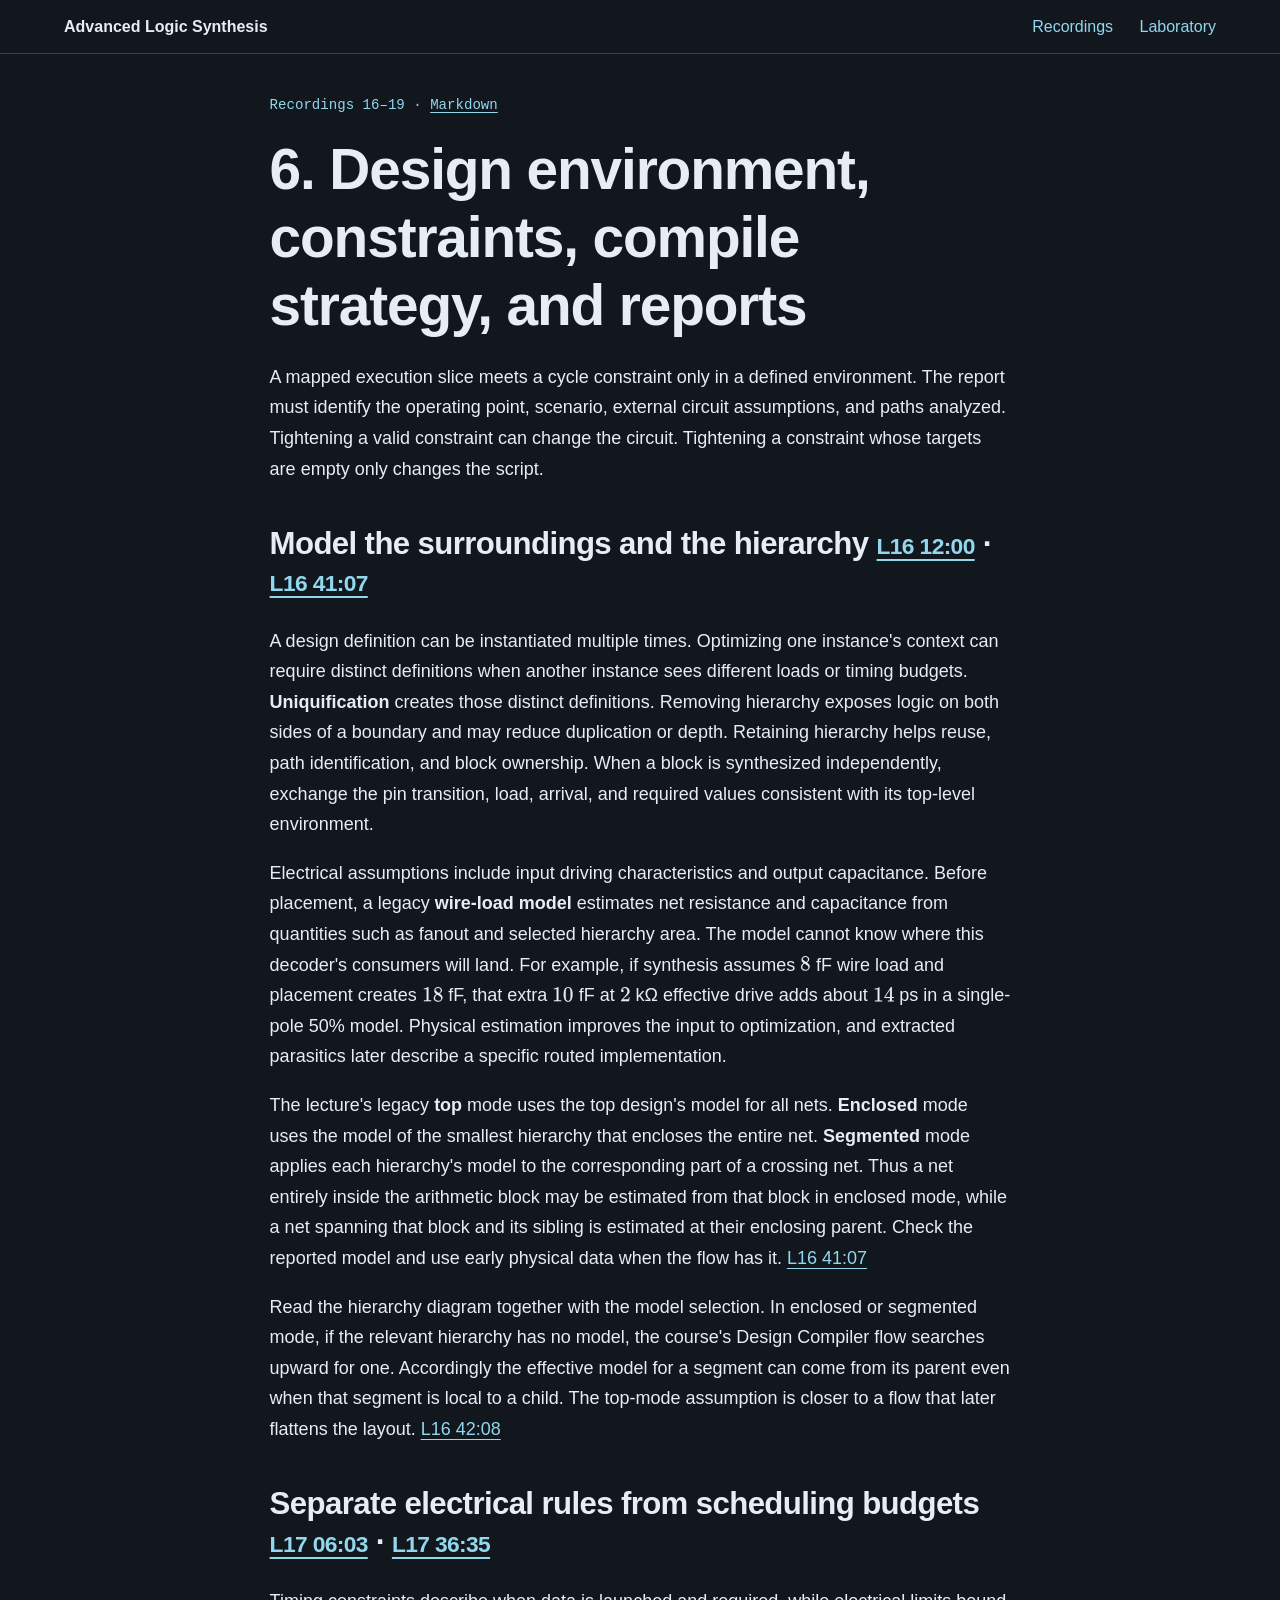
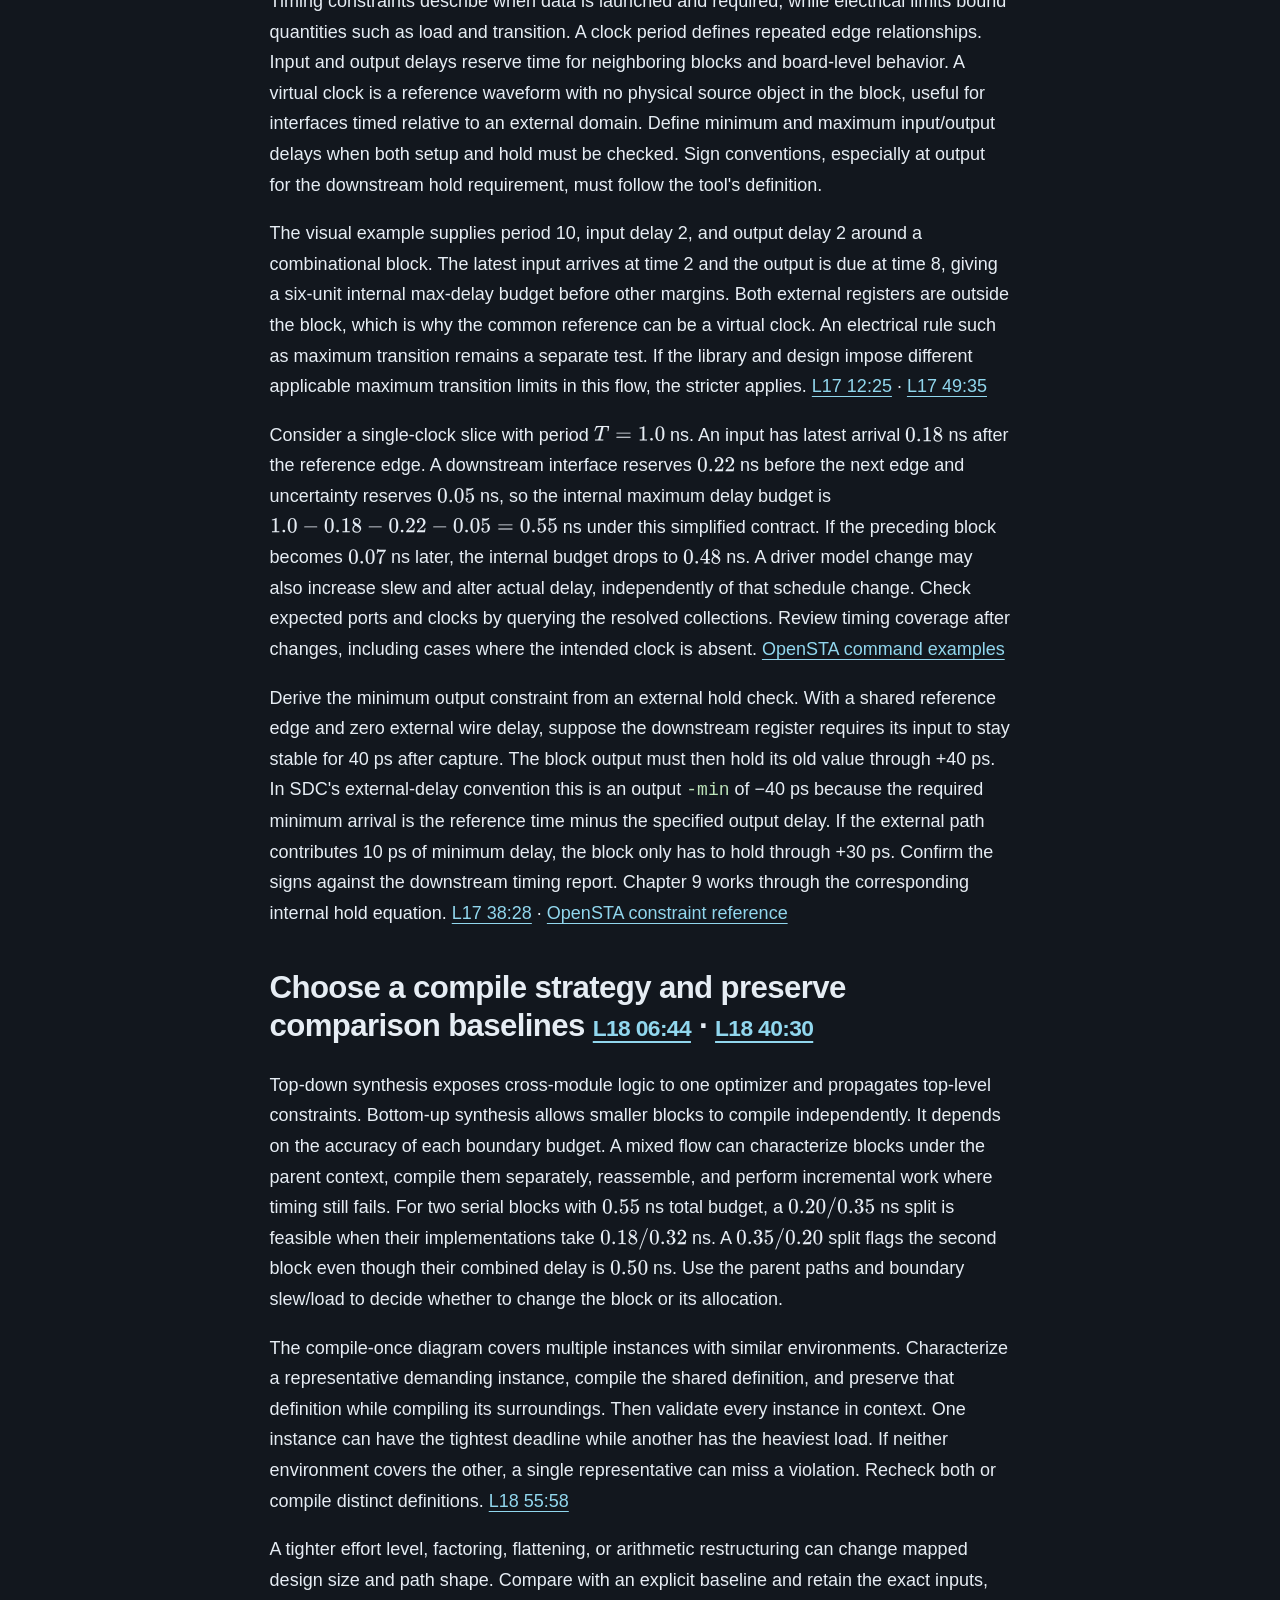
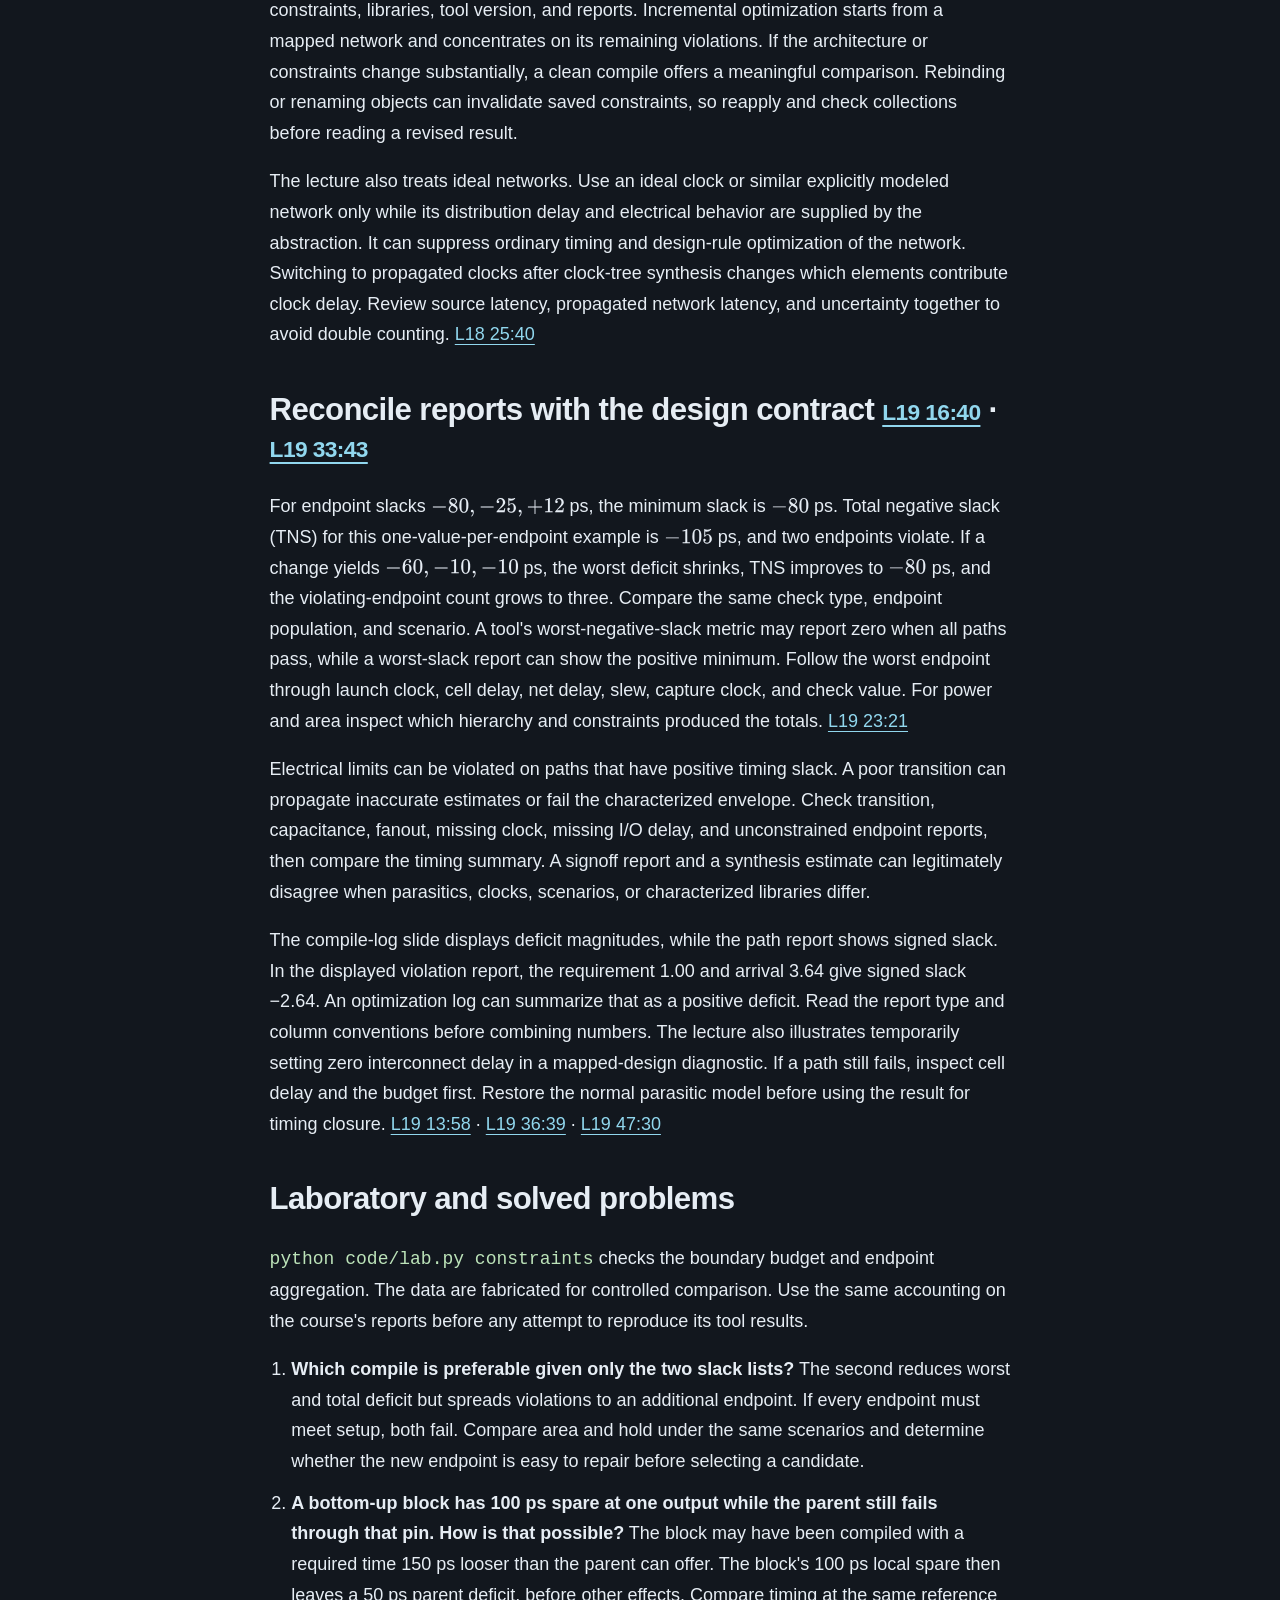
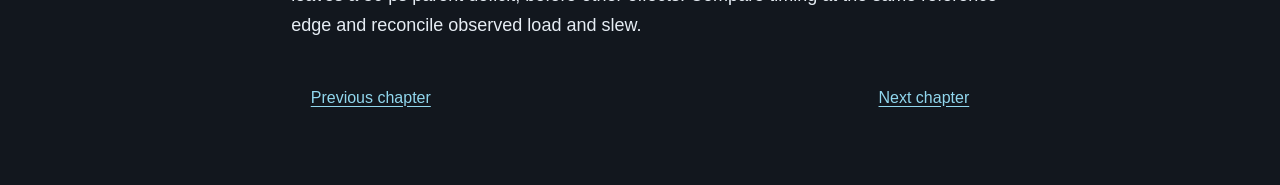
<file: chapters/06-constraints-compile.html>
<!doctype html>
<html lang="en">
<head>
<meta charset="utf-8">
<meta name="viewport" content="width=device-width, initial-scale=1">
<meta name="color-scheme" content="dark">
<title>6. Design environment, constraints, compile strategy, and reports</title>
<link rel="stylesheet" href="../assets/reader.css">
<script defer src="../assets/math-config.js"></script><script defer src="../assets/mathjax-tex-svg.js"></script>
</head>
<body>
<a class="skip" href="#main">Skip to content</a>
<header class="topbar"><nav aria-label="Course navigation">
  <a class="brand" href="../index.html">Advanced Logic Synthesis</a>
  <a href="../source-map.html">Recordings</a>
  <a href="../laboratory.html">Laboratory</a>
</nav></header>
<main id="main"><article><div class="chapter-meta">Recordings 16–19 <span>·</span> <a href="06-constraints-compile.md">Markdown</a></div>
<h1 id="6-design-environment-constraints-compile-strategy-and-reports">6. Design environment, constraints, compile strategy, and reports</h1>
<p>A mapped execution slice meets a cycle constraint only in a defined environment. The report must identify the operating point, scenario, external circuit assumptions, and paths analyzed. Tightening a valid constraint can change the circuit. Tightening a constraint whose targets are empty only changes the script.</p>
<h2 id="model-the-surroundings-and-the-hierarchy-l16-1200-l16-4107">Model the surroundings and the hierarchy <a href="https://www.youtube.com/watch?v=7yRJREMrl3s&amp;t=720s">L16 12:00</a> · <a href="https://www.youtube.com/watch?v=7yRJREMrl3s&amp;t=2467s">L16 41:07</a></h2>
<p>A design definition can be instantiated multiple times. Optimizing one instance's context can require distinct definitions when another instance sees different loads or timing budgets. <strong>Uniquification</strong> creates those distinct definitions. Removing hierarchy exposes logic on both sides of a boundary and may reduce duplication or depth. Retaining hierarchy helps reuse, path identification, and block ownership. When a block is synthesized independently, exchange the pin transition, load, arrival, and required values consistent with its top-level environment.</p>
<p>Electrical assumptions include input driving characteristics and output capacitance. Before placement, a legacy <strong>wire-load model</strong> estimates net resistance and capacitance from quantities such as fanout and selected hierarchy area. The model cannot know where this decoder's consumers will land. For example, if synthesis assumes <span class="inline-math">\(8\)</span> fF wire load and placement creates <span class="inline-math">\(18\)</span> fF, that extra <span class="inline-math">\(10\)</span> fF at <span class="inline-math">\(2\)</span> kΩ effective drive adds about <span class="inline-math">\(14\)</span> ps in a single-pole 50% model. Physical estimation improves the input to optimization, and extracted parasitics later describe a specific routed implementation.</p>
<p>The lecture's legacy <strong>top</strong> mode uses the top design's model for all nets. <strong>Enclosed</strong> mode uses the model of the smallest hierarchy that encloses the entire net. <strong>Segmented</strong> mode applies each hierarchy's model to the corresponding part of a crossing net. Thus a net entirely inside the arithmetic block may be estimated from that block in enclosed mode, while a net spanning that block and its sibling is estimated at their enclosing parent. Check the reported model and use early physical data when the flow has it. <a href="https://www.youtube.com/watch?v=7yRJREMrl3s&amp;t=2467s">L16 41:07</a></p>
<p>Read the hierarchy diagram together with the model selection. In enclosed or segmented mode, if the relevant hierarchy has no model, the course's Design Compiler flow searches upward for one. Accordingly the effective model for a segment can come from its parent even when that segment is local to a child. The top-mode assumption is closer to a flow that later flattens the layout. <a href="https://www.youtube.com/watch?v=7yRJREMrl3s&amp;t=2528s">L16 42:08</a></p>
<h2 id="separate-electrical-rules-from-scheduling-budgets-l17-0603-l17-3635">Separate electrical rules from scheduling budgets <a href="https://www.youtube.com/watch?v=_ewT68b8gLk&amp;t=363s">L17 06:03</a> · <a href="https://www.youtube.com/watch?v=_ewT68b8gLk&amp;t=2195s">L17 36:35</a></h2>
<p>Timing constraints describe when data is launched and required, while electrical limits bound quantities such as load and transition. A clock period defines repeated edge relationships. Input and output delays reserve time for neighboring blocks and board-level behavior. A virtual clock is a reference waveform with no physical source object in the block, useful for interfaces timed relative to an external domain. Define minimum and maximum input/output delays when both setup and hold must be checked. Sign conventions, especially at output for the downstream hold requirement, must follow the tool's definition.</p>
<p>The visual example supplies period 10, input delay 2, and output delay 2 around a combinational block. The latest input arrives at time 2 and the output is due at time 8, giving a six-unit internal max-delay budget before other margins. Both external registers are outside the block, which is why the common reference can be a virtual clock. An electrical rule such as maximum transition remains a separate test. If the library and design impose different applicable maximum transition limits in this flow, the stricter applies. <a href="https://www.youtube.com/watch?v=_ewT68b8gLk&amp;t=745s">L17 12:25</a> · <a href="https://www.youtube.com/watch?v=_ewT68b8gLk&amp;t=2975s">L17 49:35</a></p>
<p>Consider a single-clock slice with period <span class="inline-math">\(T=1.0\)</span> ns. An input has latest arrival <span class="inline-math">\(0.18\)</span> ns after the reference edge. A downstream interface reserves <span class="inline-math">\(0.22\)</span> ns before the next edge and uncertainty reserves <span class="inline-math">\(0.05\)</span> ns, so the internal maximum delay budget is <span class="inline-math">\(1.0-0.18-0.22-0.05=0.55\)</span> ns under this simplified contract. If the preceding block becomes <span class="inline-math">\(0.07\)</span> ns later, the internal budget drops to <span class="inline-math">\(0.48\)</span> ns. A driver model change may also increase slew and alter actual delay, independently of that schedule change. Check expected ports and clocks by querying the resolved collections. Review timing coverage after changes, including cases where the intended clock is absent. <a href="https://github.com/The-OpenROAD-Project/OpenSTA/blob/master/doc/Examples.md">OpenSTA command examples</a></p>
<p>Derive the minimum output constraint from an external hold check. With a shared reference edge and zero external wire delay, suppose the downstream register requires its input to stay stable for 40 ps after capture. The block output must then hold its old value through +40 ps. In SDC's external-delay convention this is an output <code>-min</code> of −40 ps because the required minimum arrival is the reference time minus the specified output delay. If the external path contributes 10 ps of minimum delay, the block only has to hold through +30 ps. Confirm the signs against the downstream timing report. Chapter 9 works through the corresponding internal hold equation. <a href="https://www.youtube.com/watch?v=_ewT68b8gLk&amp;t=2308s">L17 38:28</a> · <a href="https://opensta.readthedocs.io/en/latest/Commands/">OpenSTA constraint reference</a></p>
<h2 id="choose-a-compile-strategy-and-preserve-comparison-baselines-l18-0644-l18-4030">Choose a compile strategy and preserve comparison baselines <a href="https://www.youtube.com/watch?v=PA5KzTcLIhQ&amp;t=404s">L18 06:44</a> · <a href="https://www.youtube.com/watch?v=PA5KzTcLIhQ&amp;t=2430s">L18 40:30</a></h2>
<p>Top-down synthesis exposes cross-module logic to one optimizer and propagates top-level constraints. Bottom-up synthesis allows smaller blocks to compile independently. It depends on the accuracy of each boundary budget. A mixed flow can characterize blocks under the parent context, compile them separately, reassemble, and perform incremental work where timing still fails. For two serial blocks with <span class="inline-math">\(0.55\)</span> ns total budget, a <span class="inline-math">\(0.20/0.35\)</span> ns split is feasible when their implementations take <span class="inline-math">\(0.18/0.32\)</span> ns. A <span class="inline-math">\(0.35/0.20\)</span> split flags the second block even though their combined delay is <span class="inline-math">\(0.50\)</span> ns. Use the parent paths and boundary slew/load to decide whether to change the block or its allocation.</p>
<p>The compile-once diagram covers multiple instances with similar environments. Characterize a representative demanding instance, compile the shared definition, and preserve that definition while compiling its surroundings. Then validate every instance in context. One instance can have the tightest deadline while another has the heaviest load. If neither environment covers the other, a single representative can miss a violation. Recheck both or compile distinct definitions. <a href="https://www.youtube.com/watch?v=PA5KzTcLIhQ&amp;t=3358s">L18 55:58</a></p>
<p>A tighter effort level, factoring, flattening, or arithmetic restructuring can change mapped design size and path shape. Compare with an explicit baseline and retain the exact inputs, constraints, libraries, tool version, and reports. Incremental optimization starts from a mapped network and concentrates on its remaining violations. If the architecture or constraints change substantially, a clean compile offers a meaningful comparison. Rebinding or renaming objects can invalidate saved constraints, so reapply and check collections before reading a revised result.</p>
<p>The lecture also treats ideal networks. Use an ideal clock or similar explicitly modeled network only while its distribution delay and electrical behavior are supplied by the abstraction. It can suppress ordinary timing and design-rule optimization of the network. Switching to propagated clocks after clock-tree synthesis changes which elements contribute clock delay. Review source latency, propagated network latency, and uncertainty together to avoid double counting. <a href="https://www.youtube.com/watch?v=PA5KzTcLIhQ&amp;t=1540s">L18 25:40</a></p>
<h2 id="reconcile-reports-with-the-design-contract-l19-1640-l19-3343">Reconcile reports with the design contract <a href="https://www.youtube.com/watch?v=sWmMCh-bRFo&amp;t=1000s">L19 16:40</a> · <a href="https://www.youtube.com/watch?v=sWmMCh-bRFo&amp;t=2023s">L19 33:43</a></h2>
<p>For endpoint slacks <span class="inline-math">\(-80,-25,+12\)</span> ps, the minimum slack is <span class="inline-math">\(-80\)</span> ps. Total negative slack (TNS) for this one-value-per-endpoint example is <span class="inline-math">\(-105\)</span> ps, and two endpoints violate. If a change yields <span class="inline-math">\(-60,-10,-10\)</span> ps, the worst deficit shrinks, TNS improves to <span class="inline-math">\(-80\)</span> ps, and the violating-endpoint count grows to three. Compare the same check type, endpoint population, and scenario. A tool's worst-negative-slack metric may report zero when all paths pass, while a worst-slack report can show the positive minimum. Follow the worst endpoint through launch clock, cell delay, net delay, slew, capture clock, and check value. For power and area inspect which hierarchy and constraints produced the totals. <a href="https://www.youtube.com/watch?v=sWmMCh-bRFo&amp;t=1401s">L19 23:21</a></p>
<p>Electrical limits can be violated on paths that have positive timing slack. A poor transition can propagate inaccurate estimates or fail the characterized envelope. Check transition, capacitance, fanout, missing clock, missing I/O delay, and unconstrained endpoint reports, then compare the timing summary. A signoff report and a synthesis estimate can legitimately disagree when parasitics, clocks, scenarios, or characterized libraries differ.</p>
<p>The compile-log slide displays deficit magnitudes, while the path report shows signed slack. In the displayed violation report, the requirement 1.00 and arrival 3.64 give signed slack −2.64. An optimization log can summarize that as a positive deficit. Read the report type and column conventions before combining numbers. The lecture also illustrates temporarily setting zero interconnect delay in a mapped-design diagnostic. If a path still fails, inspect cell delay and the budget first. Restore the normal parasitic model before using the result for timing closure. <a href="https://www.youtube.com/watch?v=sWmMCh-bRFo&amp;t=838s">L19 13:58</a> · <a href="https://www.youtube.com/watch?v=sWmMCh-bRFo&amp;t=2199s">L19 36:39</a> · <a href="https://www.youtube.com/watch?v=sWmMCh-bRFo&amp;t=2850s">L19 47:30</a></p>
<h2 id="laboratory-and-solved-problems">Laboratory and solved problems</h2>
<p><code>python code/lab.py constraints</code> checks the boundary budget and endpoint aggregation. The data are fabricated for controlled comparison. Use the same accounting on the course's reports before any attempt to reproduce its tool results.</p>
<ol>
<li><strong>Which compile is preferable given only the two slack lists?</strong> The second reduces worst and total deficit but spreads violations to an additional endpoint. If every endpoint must meet setup, both fail. Compare area and hold under the same scenarios and determine whether the new endpoint is easy to repair before selecting a candidate.</li>
<li><strong>A bottom-up block has 100 ps spare at one output while the parent still fails through that pin. How is that possible?</strong> The block may have been compiled with a required time 150 ps looser than the parent can offer. The block's 100 ps local spare then leaves a 50 ps parent deficit, before other effects. Compare timing at the same reference edge and reconcile observed load and slew.</li>
</ol></article>
<nav class="pagination" aria-label="Chapters"><a rel="prev" href="05-rtl-library.html">Previous chapter</a><a rel="next" href="07-datapath-power.html">Next chapter</a></nav></main>
</body>
</html>
</file>
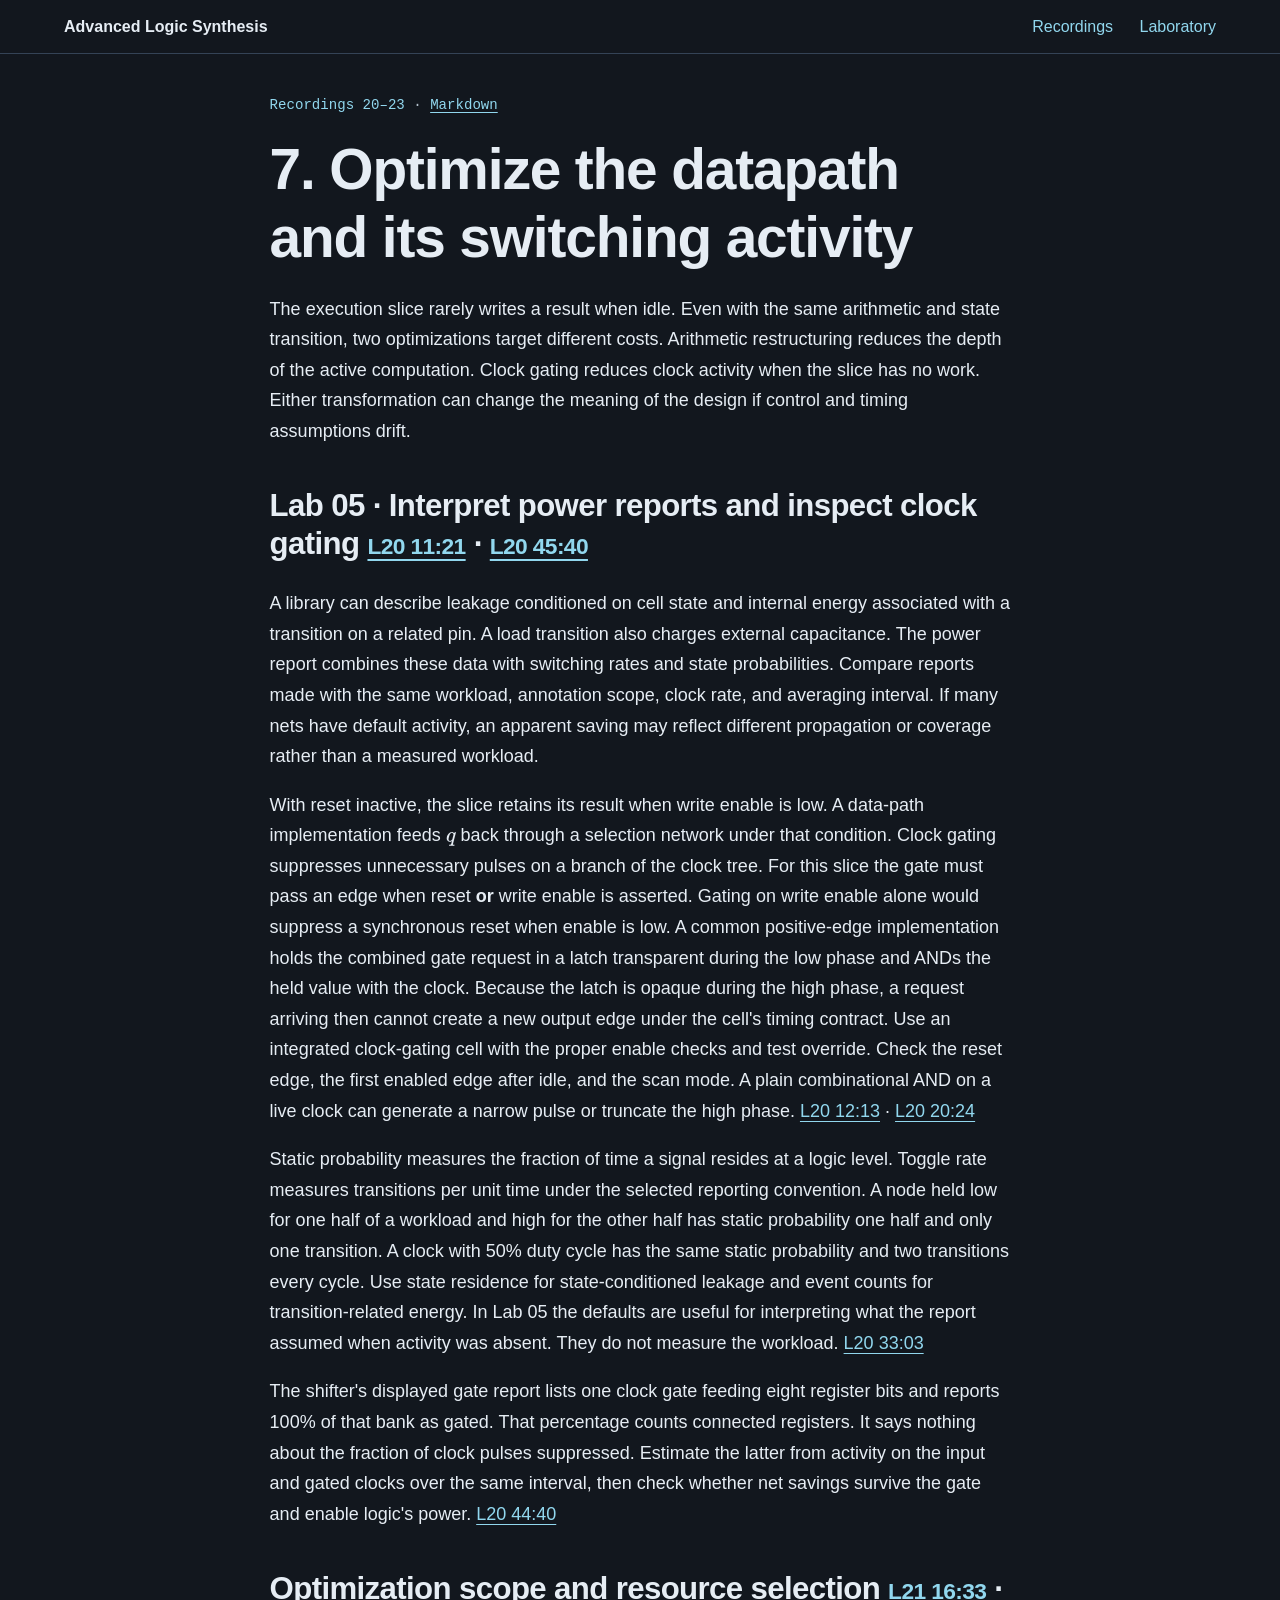
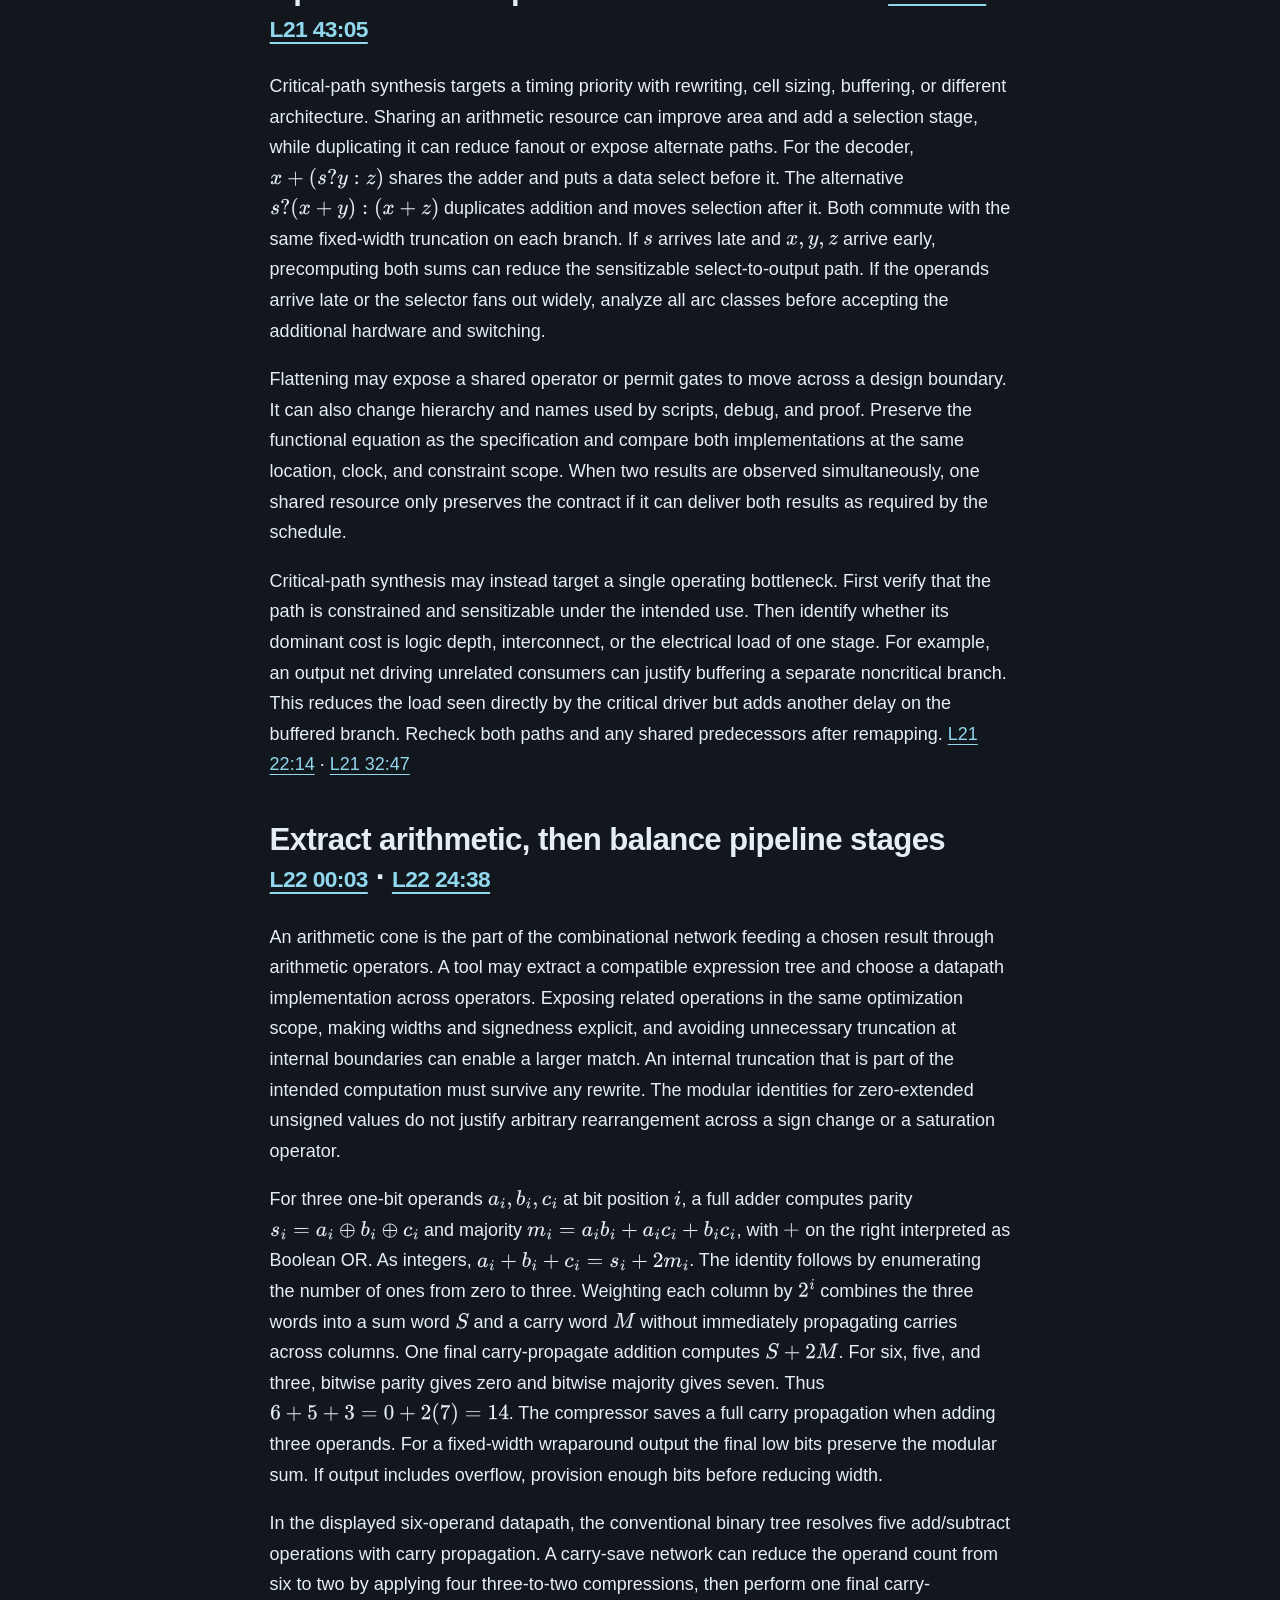
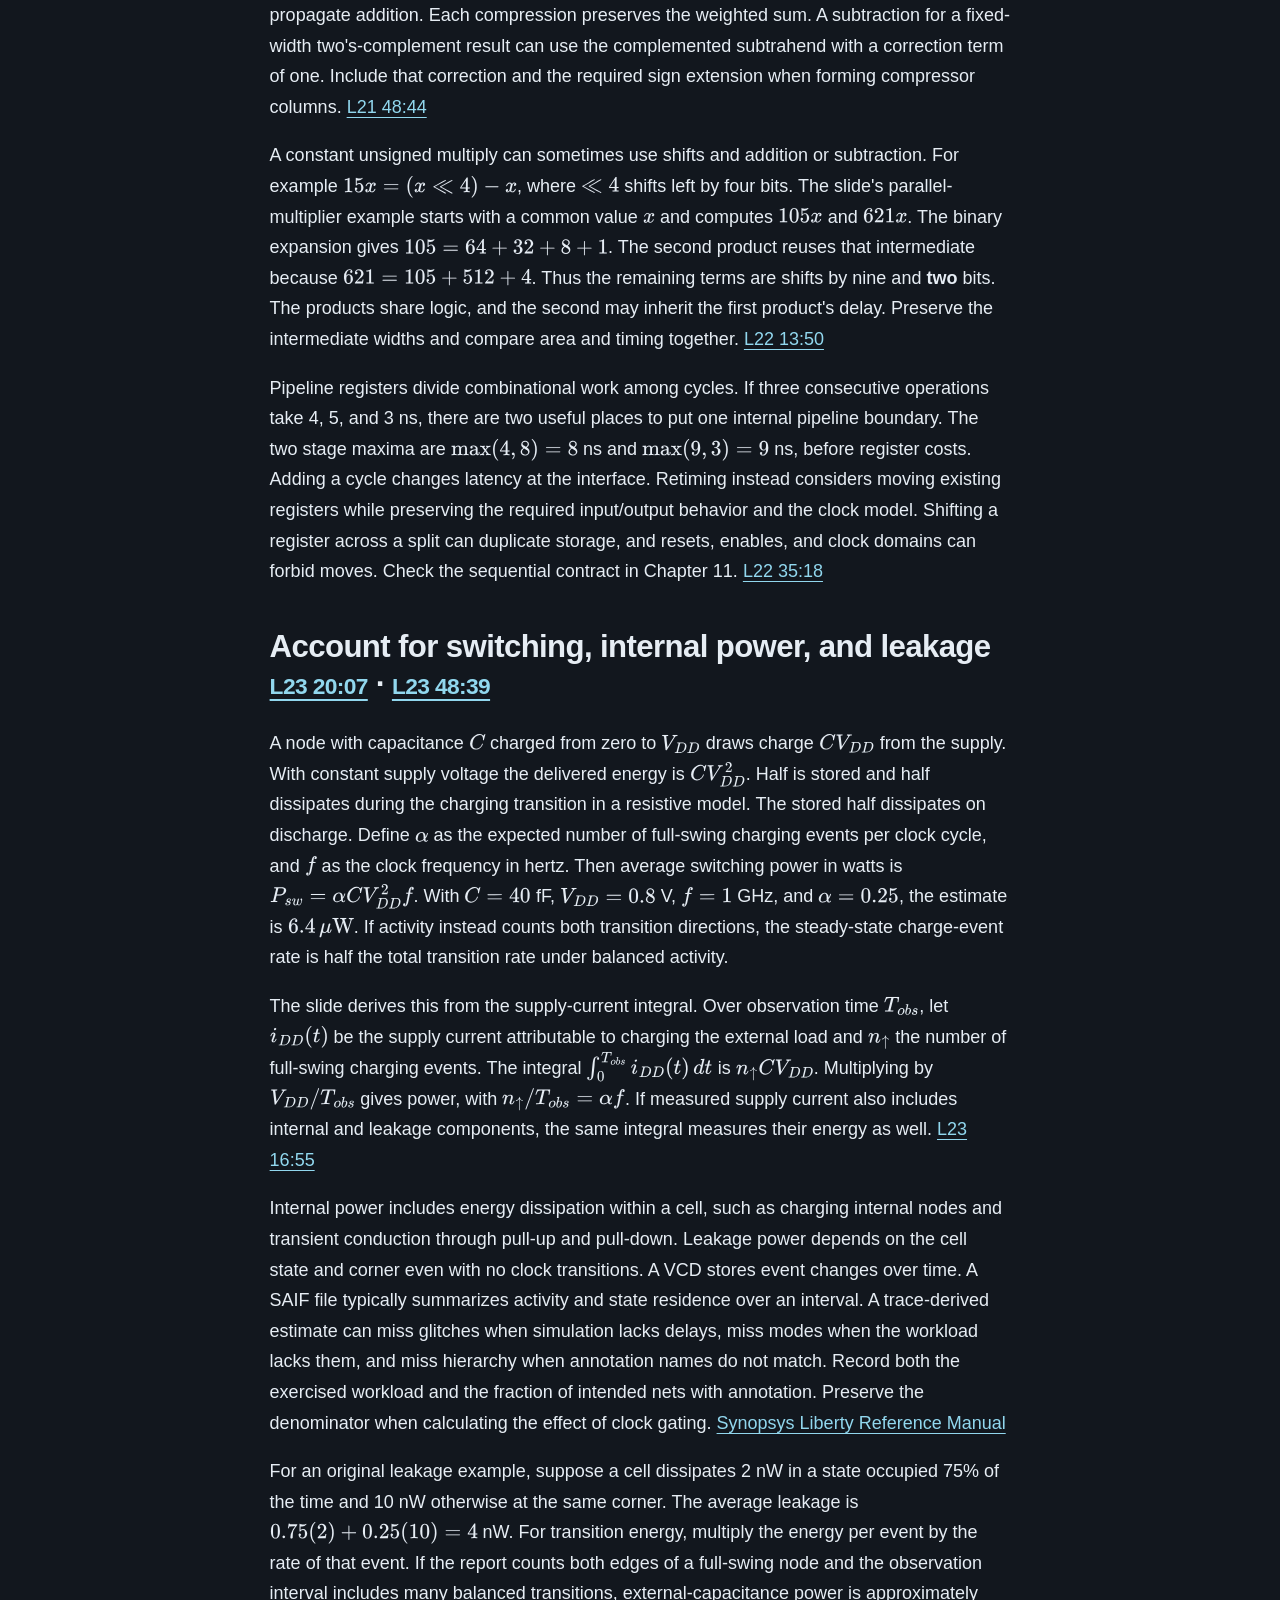
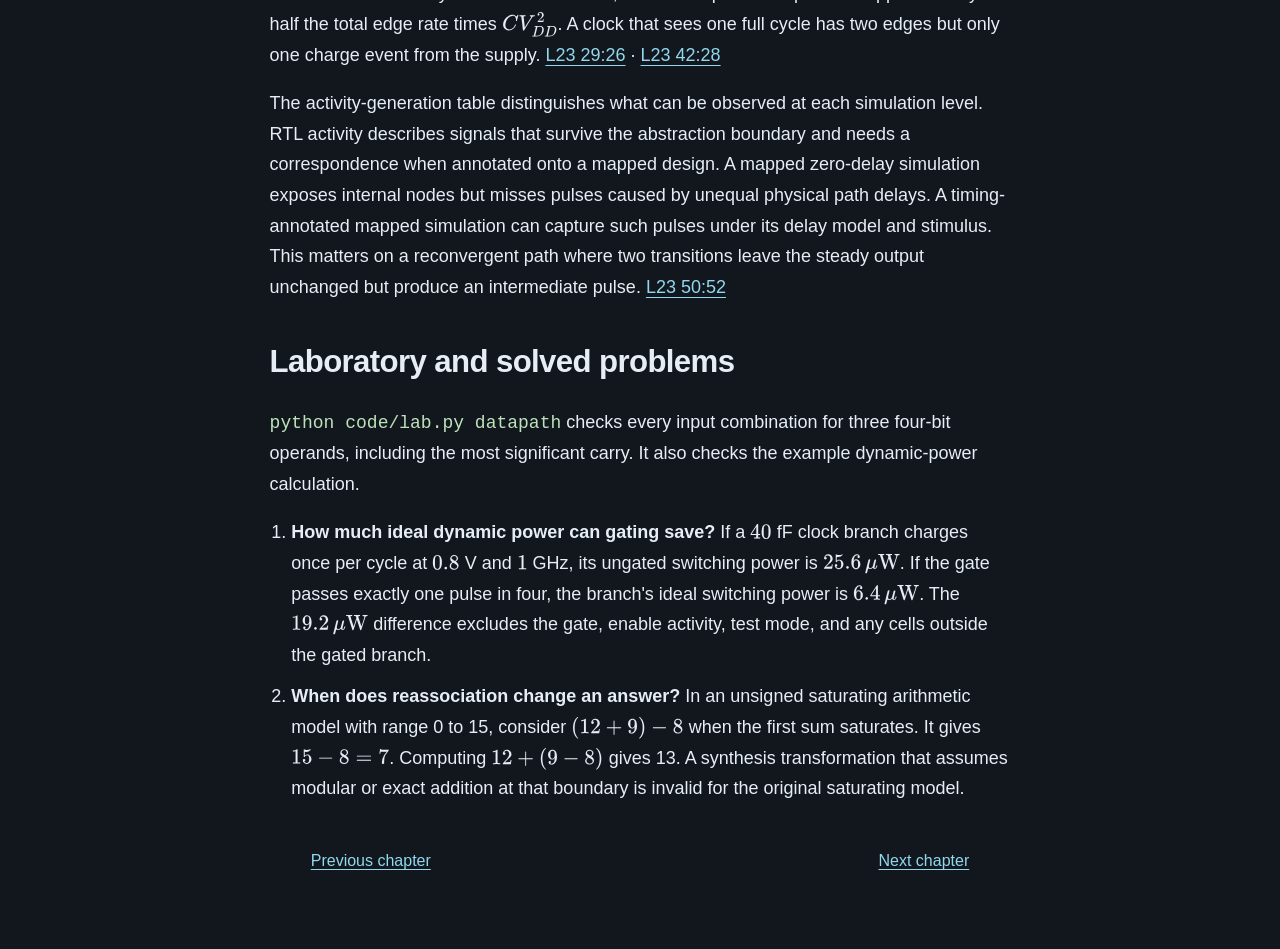
<file: chapters/07-datapath-power.html>
<!doctype html>
<html lang="en">
<head>
<meta charset="utf-8">
<meta name="viewport" content="width=device-width, initial-scale=1">
<meta name="color-scheme" content="dark">
<title>7. Optimize the datapath and its switching activity</title>
<link rel="stylesheet" href="../assets/reader.css">
<script defer src="../assets/math-config.js"></script><script defer src="../assets/mathjax-tex-svg.js"></script>
</head>
<body>
<a class="skip" href="#main">Skip to content</a>
<header class="topbar"><nav aria-label="Course navigation">
  <a class="brand" href="../index.html">Advanced Logic Synthesis</a>
  <a href="../source-map.html">Recordings</a>
  <a href="../laboratory.html">Laboratory</a>
</nav></header>
<main id="main"><article><div class="chapter-meta">Recordings 20–23 <span>·</span> <a href="07-datapath-power.md">Markdown</a></div>
<h1 id="7-optimize-the-datapath-and-its-switching-activity">7. Optimize the datapath and its switching activity</h1>
<p>The execution slice rarely writes a result when idle. Even with the same arithmetic and state transition, two optimizations target different costs. Arithmetic restructuring reduces the depth of the active computation. Clock gating reduces clock activity when the slice has no work. Either transformation can change the meaning of the design if control and timing assumptions drift.</p>
<h2 id="lab-05-interpret-power-reports-and-inspect-clock-gating-l20-1121-l20-4540">Lab 05 · Interpret power reports and inspect clock gating <a href="https://www.youtube.com/watch?v=_QIncrpuLJ0&amp;t=681s">L20 11:21</a> · <a href="https://www.youtube.com/watch?v=_QIncrpuLJ0&amp;t=2740s">L20 45:40</a></h2>
<p>A library can describe leakage conditioned on cell state and internal energy associated with a transition on a related pin. A load transition also charges external capacitance. The power report combines these data with switching rates and state probabilities. Compare reports made with the same workload, annotation scope, clock rate, and averaging interval. If many nets have default activity, an apparent saving may reflect different propagation or coverage rather than a measured workload.</p>
<p>With reset inactive, the slice retains its result when write enable is low. A data-path implementation feeds <span class="inline-math">\(q\)</span> back through a selection network under that condition. Clock gating suppresses unnecessary pulses on a branch of the clock tree. For this slice the gate must pass an edge when reset <strong>or</strong> write enable is asserted. Gating on write enable alone would suppress a synchronous reset when enable is low. A common positive-edge implementation holds the combined gate request in a latch transparent during the low phase and ANDs the held value with the clock. Because the latch is opaque during the high phase, a request arriving then cannot create a new output edge under the cell's timing contract. Use an integrated clock-gating cell with the proper enable checks and test override. Check the reset edge, the first enabled edge after idle, and the scan mode. A plain combinational AND on a live clock can generate a narrow pulse or truncate the high phase. <a href="https://www.youtube.com/watch?v=_QIncrpuLJ0&amp;t=733s">L20 12:13</a> · <a href="https://www.youtube.com/watch?v=_QIncrpuLJ0&amp;t=1224s">L20 20:24</a></p>
<p>Static probability measures the fraction of time a signal resides at a logic level. Toggle rate measures transitions per unit time under the selected reporting convention. A node held low for one half of a workload and high for the other half has static probability one half and only one transition. A clock with 50% duty cycle has the same static probability and two transitions every cycle. Use state residence for state-conditioned leakage and event counts for transition-related energy. In Lab 05 the defaults are useful for interpreting what the report assumed when activity was absent. They do not measure the workload. <a href="https://www.youtube.com/watch?v=_QIncrpuLJ0&amp;t=1983s">L20 33:03</a></p>
<p>The shifter's displayed gate report lists one clock gate feeding eight register bits and reports 100% of that bank as gated. That percentage counts connected registers. It says nothing about the fraction of clock pulses suppressed. Estimate the latter from activity on the input and gated clocks over the same interval, then check whether net savings survive the gate and enable logic's power. <a href="https://www.youtube.com/watch?v=_QIncrpuLJ0&amp;t=2680s">L20 44:40</a></p>
<h2 id="optimization-scope-and-resource-selection-l21-1633-l21-4305">Optimization scope and resource selection <a href="https://www.youtube.com/watch?v=ITRaUj7AqLM&amp;t=993s">L21 16:33</a> · <a href="https://www.youtube.com/watch?v=ITRaUj7AqLM&amp;t=2585s">L21 43:05</a></h2>
<p>Critical-path synthesis targets a timing priority with rewriting, cell sizing, buffering, or different architecture. Sharing an arithmetic resource can improve area and add a selection stage, while duplicating it can reduce fanout or expose alternate paths. For the decoder, <span class="inline-math">\(x+(s?y:z)\)</span> shares the adder and puts a data select before it. The alternative <span class="inline-math">\(s?(x+y):(x+z)\)</span> duplicates addition and moves selection after it. Both commute with the same fixed-width truncation on each branch. If <span class="inline-math">\(s\)</span> arrives late and <span class="inline-math">\(x,y,z\)</span> arrive early, precomputing both sums can reduce the sensitizable select-to-output path. If the operands arrive late or the selector fans out widely, analyze all arc classes before accepting the additional hardware and switching.</p>
<p>Flattening may expose a shared operator or permit gates to move across a design boundary. It can also change hierarchy and names used by scripts, debug, and proof. Preserve the functional equation as the specification and compare both implementations at the same location, clock, and constraint scope. When two results are observed simultaneously, one shared resource only preserves the contract if it can deliver both results as required by the schedule.</p>
<p>Critical-path synthesis may instead target a single operating bottleneck. First verify that the path is constrained and sensitizable under the intended use. Then identify whether its dominant cost is logic depth, interconnect, or the electrical load of one stage. For example, an output net driving unrelated consumers can justify buffering a separate noncritical branch. This reduces the load seen directly by the critical driver but adds another delay on the buffered branch. Recheck both paths and any shared predecessors after remapping. <a href="https://www.youtube.com/watch?v=ITRaUj7AqLM&amp;t=1334s">L21 22:14</a> · <a href="https://www.youtube.com/watch?v=ITRaUj7AqLM&amp;t=1967s">L21 32:47</a></p>
<h2 id="extract-arithmetic-then-balance-pipeline-stages-l22-0003-l22-2438">Extract arithmetic, then balance pipeline stages <a href="https://www.youtube.com/watch?v=-3-bqspGmFo&amp;t=3s">L22 00:03</a> · <a href="https://www.youtube.com/watch?v=-3-bqspGmFo&amp;t=1478s">L22 24:38</a></h2>
<p>An arithmetic cone is the part of the combinational network feeding a chosen result through arithmetic operators. A tool may extract a compatible expression tree and choose a datapath implementation across operators. Exposing related operations in the same optimization scope, making widths and signedness explicit, and avoiding unnecessary truncation at internal boundaries can enable a larger match. An internal truncation that is part of the intended computation must survive any rewrite. The modular identities for zero-extended unsigned values do not justify arbitrary rearrangement across a sign change or a saturation operator.</p>
<p>For three one-bit operands <span class="inline-math">\(a_i,b_i,c_i\)</span> at bit position <span class="inline-math">\(i\)</span>, a full adder computes parity <span class="inline-math">\(s_i=a_i\oplus b_i\oplus c_i\)</span> and majority <span class="inline-math">\(m_i=a_i b_i+a_i c_i+b_i c_i\)</span>, with <span class="inline-math">\(+\)</span> on the right interpreted as Boolean OR. As integers, <span class="inline-math">\(a_i+b_i+c_i=s_i+2m_i\)</span>. The identity follows by enumerating the number of ones from zero to three. Weighting each column by <span class="inline-math">\(2^i\)</span> combines the three words into a sum word <span class="inline-math">\(S\)</span> and a carry word <span class="inline-math">\(M\)</span> without immediately propagating carries across columns. One final carry-propagate addition computes <span class="inline-math">\(S+2M\)</span>. For six, five, and three, bitwise parity gives zero and bitwise majority gives seven. Thus <span class="inline-math">\(6+5+3=0+2(7)=14\)</span>. The compressor saves a full carry propagation when adding three operands. For a fixed-width wraparound output the final low bits preserve the modular sum. If output includes overflow, provision enough bits before reducing width.</p>
<p>In the displayed six-operand datapath, the conventional binary tree resolves five add/subtract operations with carry propagation. A carry-save network can reduce the operand count from six to two by applying four three-to-two compressions, then perform one final carry-propagate addition. Each compression preserves the weighted sum. A subtraction for a fixed-width two's-complement result can use the complemented subtrahend with a correction term of one. Include that correction and the required sign extension when forming compressor columns. <a href="https://www.youtube.com/watch?v=ITRaUj7AqLM&amp;t=2924s">L21 48:44</a></p>
<p>A constant unsigned multiply can sometimes use shifts and addition or subtraction. For example <span class="inline-math">\(15x=(x\ll4)-x\)</span>, where <span class="inline-math">\(\ll4\)</span> shifts left by four bits. The slide's parallel-multiplier example starts with a common value <span class="inline-math">\(x\)</span> and computes <span class="inline-math">\(105x\)</span> and <span class="inline-math">\(621x\)</span>. The binary expansion gives <span class="inline-math">\(105=64+32+8+1\)</span>. The second product reuses that intermediate because <span class="inline-math">\(621=105+512+4\)</span>. Thus the remaining terms are shifts by nine and <strong>two</strong> bits. The products share logic, and the second may inherit the first product's delay. Preserve the intermediate widths and compare area and timing together. <a href="https://www.youtube.com/watch?v=-3-bqspGmFo&amp;t=830s">L22 13:50</a></p>
<p>Pipeline registers divide combinational work among cycles. If three consecutive operations take 4, 5, and 3 ns, there are two useful places to put one internal pipeline boundary. The two stage maxima are <span class="inline-math">\(\max(4,8)=8\)</span> ns and <span class="inline-math">\(\max(9,3)=9\)</span> ns, before register costs. Adding a cycle changes latency at the interface. Retiming instead considers moving existing registers while preserving the required input/output behavior and the clock model. Shifting a register across a split can duplicate storage, and resets, enables, and clock domains can forbid moves. Check the sequential contract in Chapter 11. <a href="https://www.youtube.com/watch?v=-3-bqspGmFo&amp;t=2118s">L22 35:18</a></p>
<h2 id="account-for-switching-internal-power-and-leakage-l23-2007-l23-4839">Account for switching, internal power, and leakage <a href="https://www.youtube.com/watch?v=0tr81951TNE&amp;t=1207s">L23 20:07</a> · <a href="https://www.youtube.com/watch?v=0tr81951TNE&amp;t=2919s">L23 48:39</a></h2>
<p>A node with capacitance <span class="inline-math">\(C\)</span> charged from zero to <span class="inline-math">\(V_{DD}\)</span> draws charge <span class="inline-math">\(CV_{DD}\)</span> from the supply. With constant supply voltage the delivered energy is <span class="inline-math">\(CV_{DD}^2\)</span>. Half is stored and half dissipates during the charging transition in a resistive model. The stored half dissipates on discharge. Define <span class="inline-math">\(\alpha\)</span> as the expected number of full-swing charging events per clock cycle, and <span class="inline-math">\(f\)</span> as the clock frequency in hertz. Then average switching power in watts is <span class="inline-math">\(P_{sw}=\alpha C V_{DD}^2 f\)</span>. With <span class="inline-math">\(C=40\)</span> fF, <span class="inline-math">\(V_{DD}=0.8\)</span> V, <span class="inline-math">\(f=1\)</span> GHz, and <span class="inline-math">\(\alpha=0.25\)</span>, the estimate is <span class="inline-math">\(6.4\,\mu\mathrm W\)</span>. If activity instead counts both transition directions, the steady-state charge-event rate is half the total transition rate under balanced activity.</p>
<p>The slide derives this from the supply-current integral. Over observation time <span class="inline-math">\(T_{obs}\)</span>, let <span class="inline-math">\(i_{DD}(t)\)</span> be the supply current attributable to charging the external load and <span class="inline-math">\(n_{\uparrow}\)</span> the number of full-swing charging events. The integral <span class="inline-math">\(\int_0^{T_{obs}}i_{DD}(t)\,dt\)</span> is <span class="inline-math">\(n_{\uparrow}CV_{DD}\)</span>. Multiplying by <span class="inline-math">\(V_{DD}/T_{obs}\)</span> gives power, with <span class="inline-math">\(n_{\uparrow}/T_{obs}=\alpha f\)</span>. If measured supply current also includes internal and leakage components, the same integral measures their energy as well. <a href="https://www.youtube.com/watch?v=0tr81951TNE&amp;t=1015s">L23 16:55</a></p>
<p>Internal power includes energy dissipation within a cell, such as charging internal nodes and transient conduction through pull-up and pull-down. Leakage power depends on the cell state and corner even with no clock transitions. A VCD stores event changes over time. A SAIF file typically summarizes activity and state residence over an interval. A trace-derived estimate can miss glitches when simulation lacks delays, miss modes when the workload lacks them, and miss hierarchy when annotation names do not match. Record both the exercised workload and the fraction of intended nets with annotation. Preserve the denominator when calculating the effect of clock gating. <a href="https://people.eecs.berkeley.edu/~alanmi/publications/other/liberty07_03.pdf">Synopsys Liberty Reference Manual</a></p>
<p>For an original leakage example, suppose a cell dissipates 2 nW in a state occupied 75% of the time and 10 nW otherwise at the same corner. The average leakage is <span class="inline-math">\(0.75(2)+0.25(10)=4\)</span> nW. For transition energy, multiply the energy per event by the rate of that event. If the report counts both edges of a full-swing node and the observation interval includes many balanced transitions, external-capacitance power is approximately half the total edge rate times <span class="inline-math">\(CV_{DD}^2\)</span>. A clock that sees one full cycle has two edges but only one charge event from the supply. <a href="https://www.youtube.com/watch?v=0tr81951TNE&amp;t=1766s">L23 29:26</a> · <a href="https://www.youtube.com/watch?v=0tr81951TNE&amp;t=2548s">L23 42:28</a></p>
<p>The activity-generation table distinguishes what can be observed at each simulation level. RTL activity describes signals that survive the abstraction boundary and needs a correspondence when annotated onto a mapped design. A mapped zero-delay simulation exposes internal nodes but misses pulses caused by unequal physical path delays. A timing-annotated mapped simulation can capture such pulses under its delay model and stimulus. This matters on a reconvergent path where two transitions leave the steady output unchanged but produce an intermediate pulse. <a href="https://www.youtube.com/watch?v=0tr81951TNE&amp;t=3052s">L23 50:52</a></p>
<h2 id="laboratory-and-solved-problems">Laboratory and solved problems</h2>
<p><code>python code/lab.py datapath</code> checks every input combination for three four-bit operands, including the most significant carry. It also checks the example dynamic-power calculation.</p>
<ol>
<li><strong>How much ideal dynamic power can gating save?</strong> If a <span class="inline-math">\(40\)</span> fF clock branch charges once per cycle at <span class="inline-math">\(0.8\)</span> V and <span class="inline-math">\(1\)</span> GHz, its ungated switching power is <span class="inline-math">\(25.6\,\mu\mathrm W\)</span>. If the gate passes exactly one pulse in four, the branch's ideal switching power is <span class="inline-math">\(6.4\,\mu\mathrm W\)</span>. The <span class="inline-math">\(19.2\,\mu\mathrm W\)</span> difference excludes the gate, enable activity, test mode, and any cells outside the gated branch.</li>
<li><strong>When does reassociation change an answer?</strong> In an unsigned saturating arithmetic model with range 0 to 15, consider <span class="inline-math">\((12+9)-8\)</span> when the first sum saturates. It gives <span class="inline-math">\(15-8=7\)</span>. Computing <span class="inline-math">\(12+(9-8)\)</span> gives 13. A synthesis transformation that assumes modular or exact addition at that boundary is invalid for the original saturating model.</li>
</ol></article>
<nav class="pagination" aria-label="Chapters"><a rel="prev" href="06-constraints-compile.html">Previous chapter</a><a rel="next" href="08-closure-labs.html">Next chapter</a></nav></main>
</body>
</html>
</file>
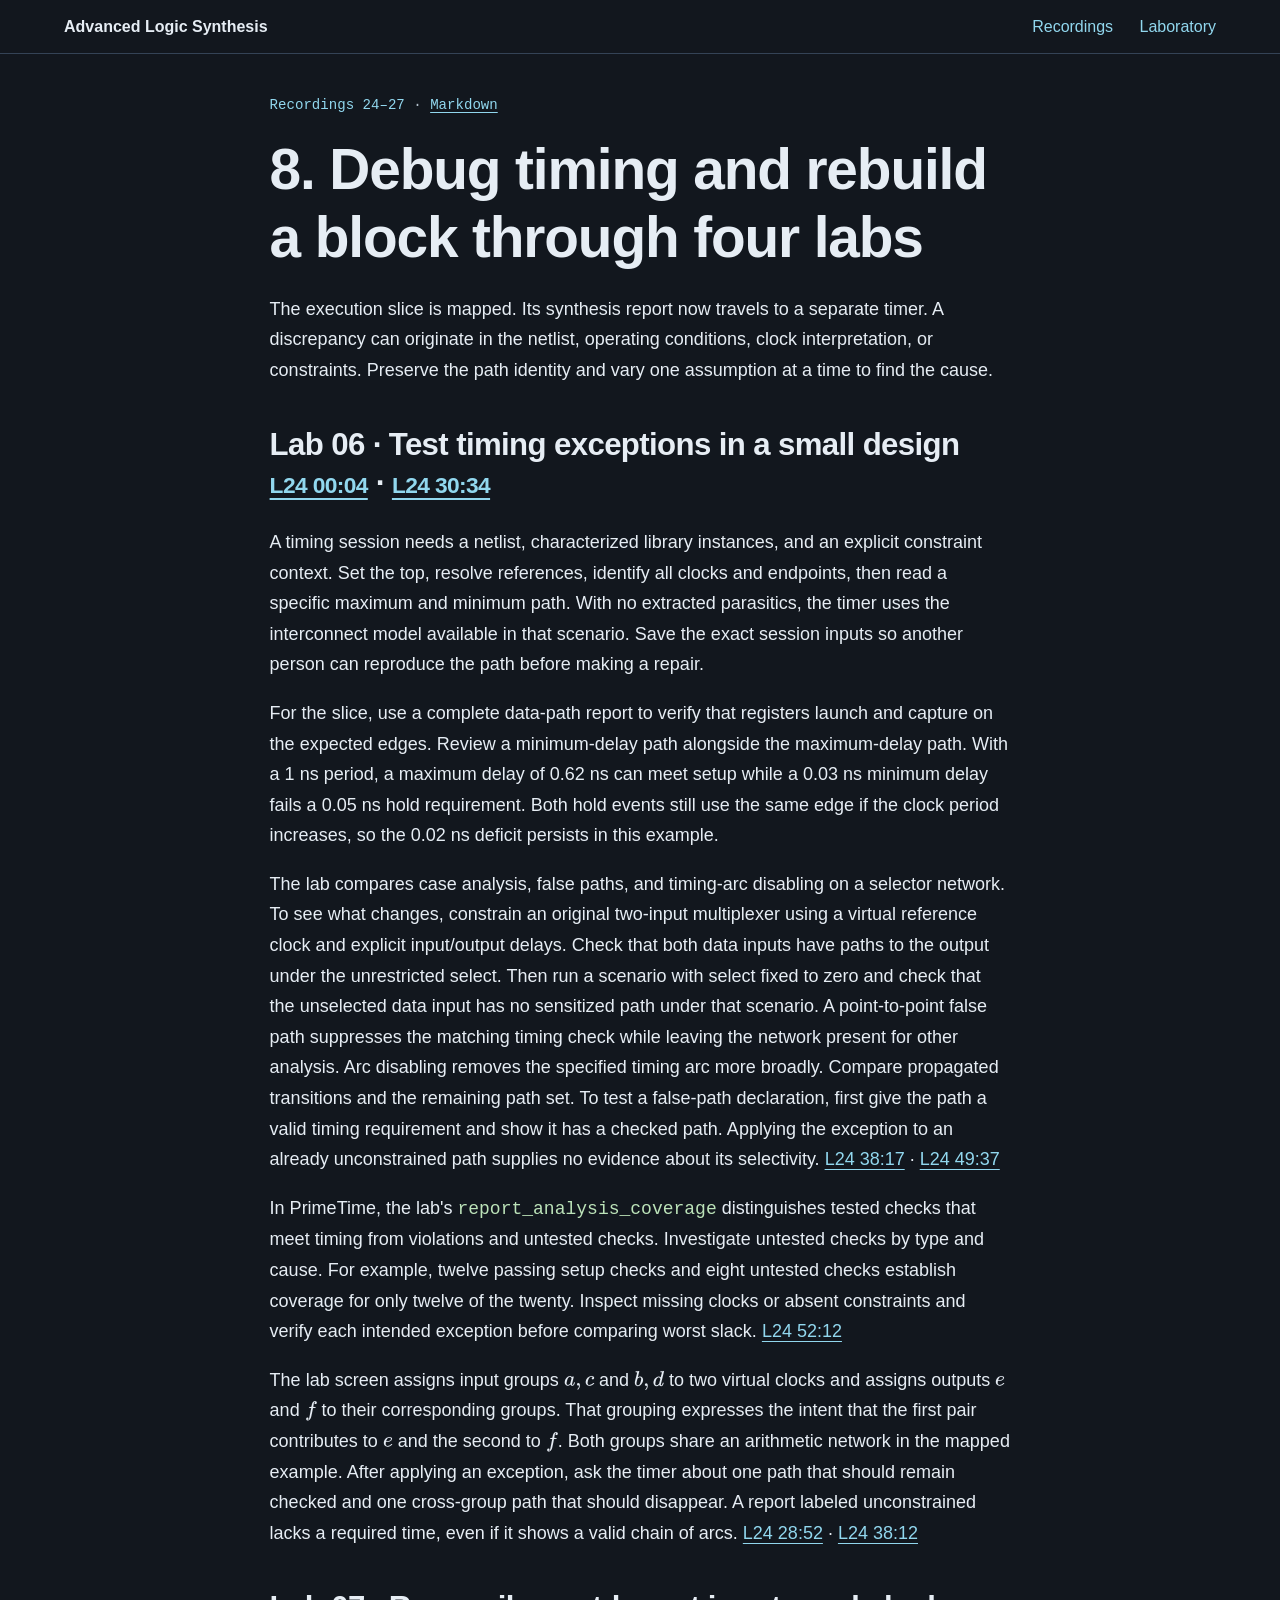
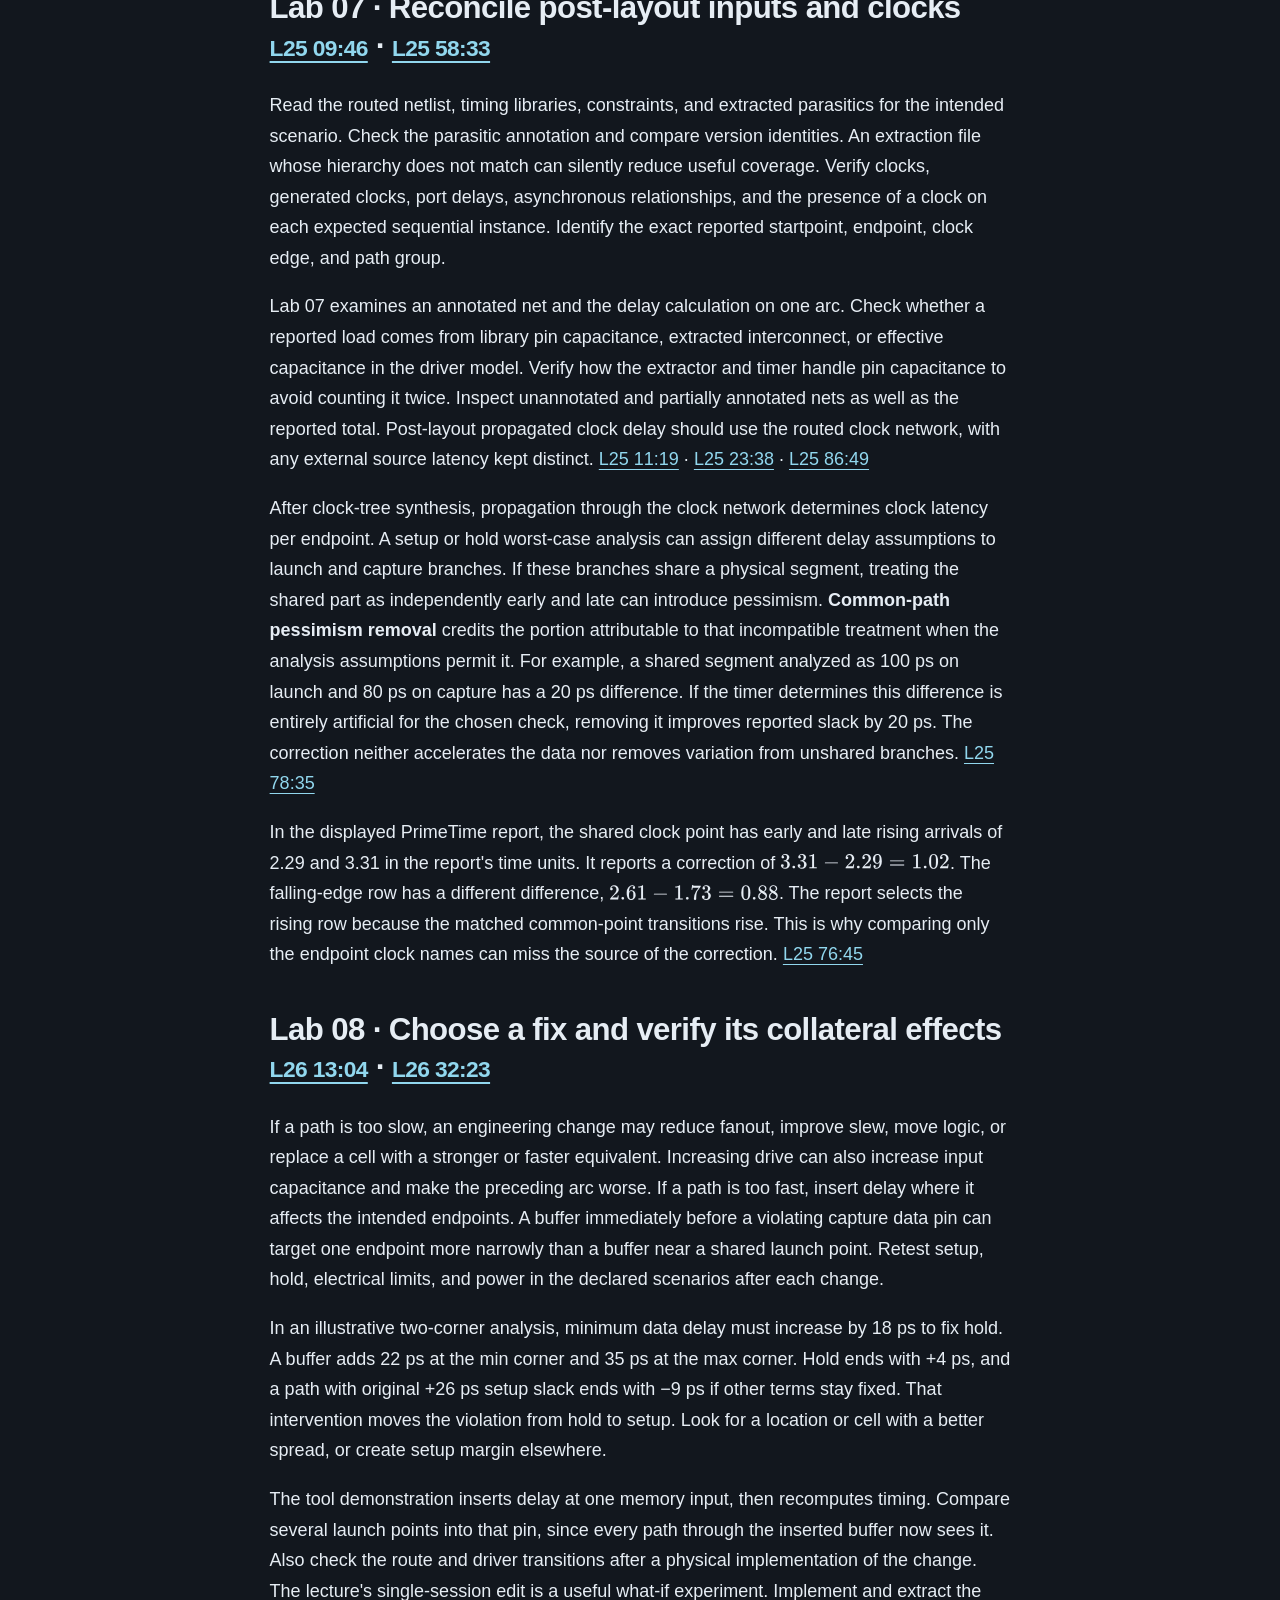
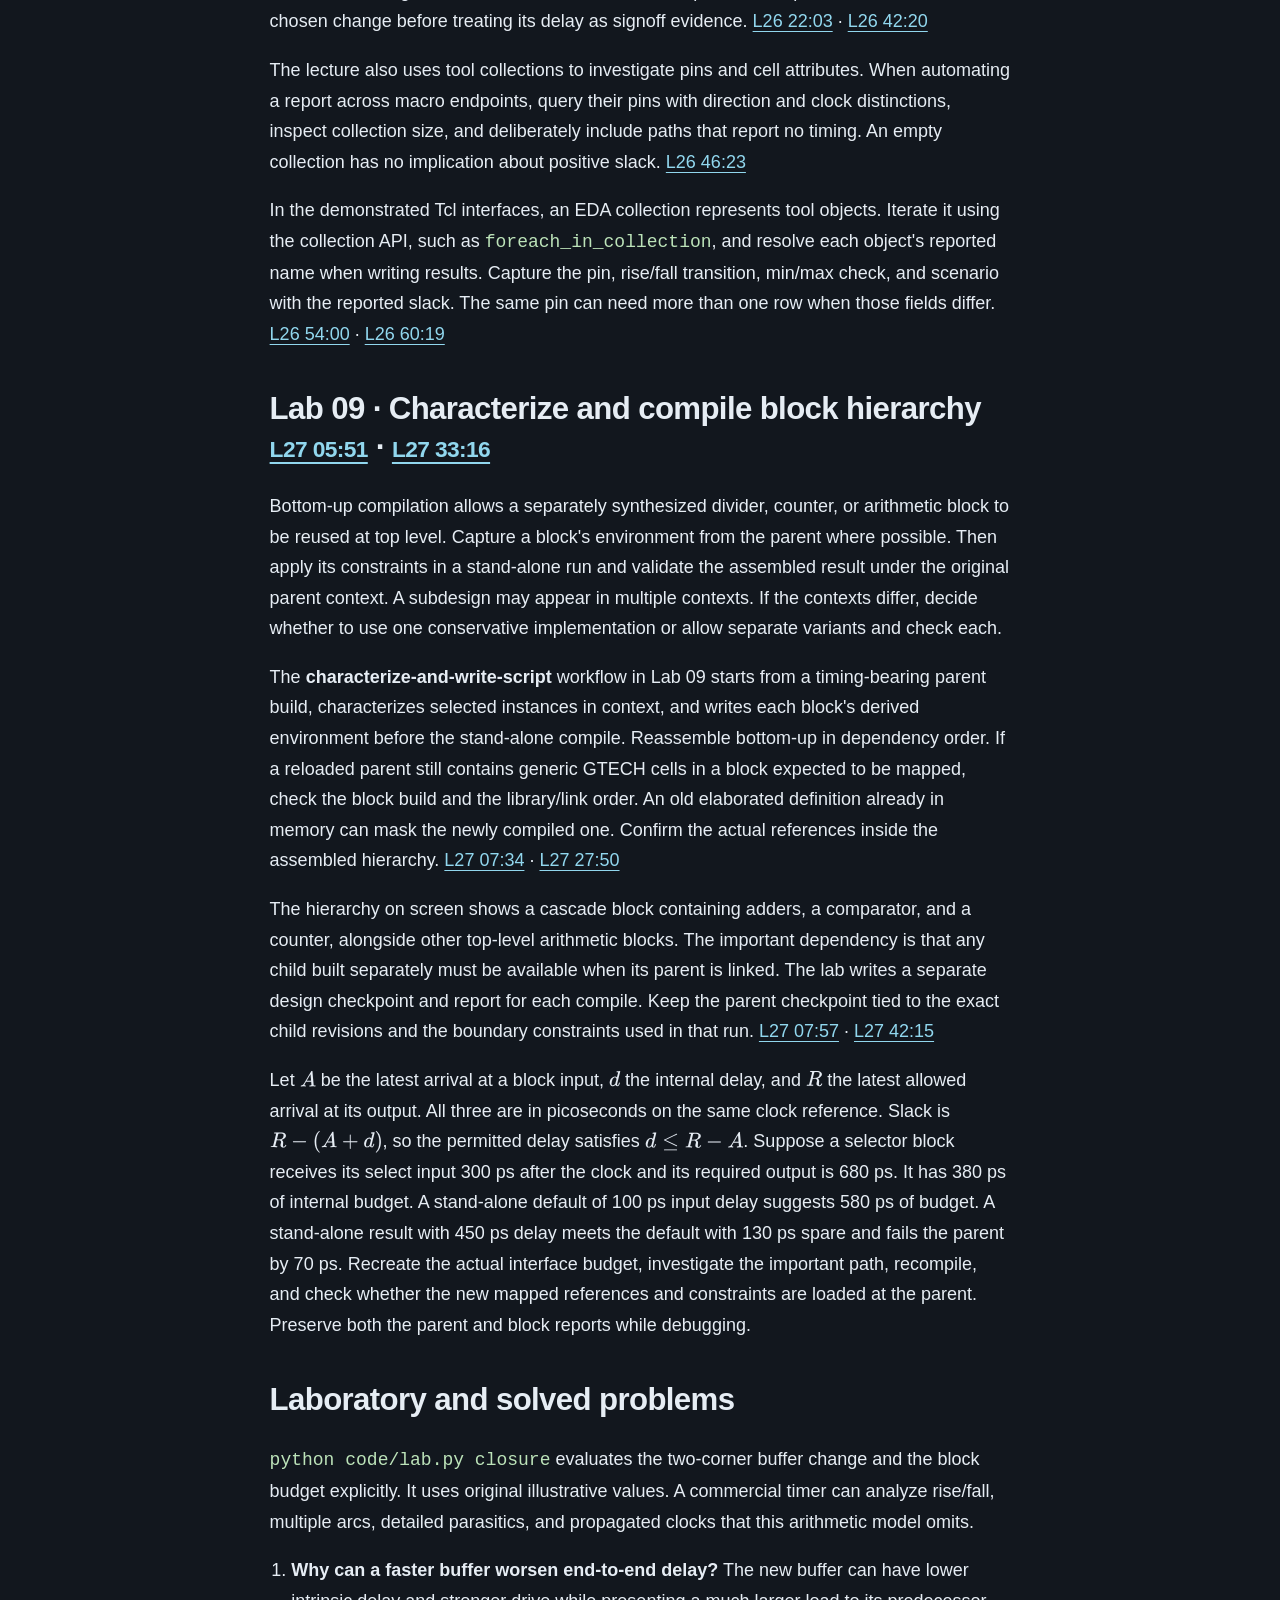
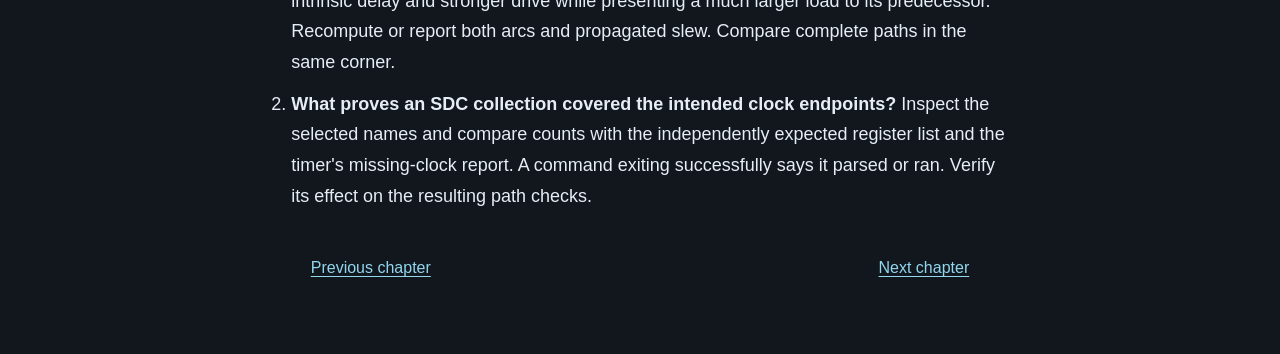
<file: chapters/08-closure-labs.html>
<!doctype html>
<html lang="en">
<head>
<meta charset="utf-8">
<meta name="viewport" content="width=device-width, initial-scale=1">
<meta name="color-scheme" content="dark">
<title>8. Debug timing and rebuild a block through four labs</title>
<link rel="stylesheet" href="../assets/reader.css">
<script defer src="../assets/math-config.js"></script><script defer src="../assets/mathjax-tex-svg.js"></script>
</head>
<body>
<a class="skip" href="#main">Skip to content</a>
<header class="topbar"><nav aria-label="Course navigation">
  <a class="brand" href="../index.html">Advanced Logic Synthesis</a>
  <a href="../source-map.html">Recordings</a>
  <a href="../laboratory.html">Laboratory</a>
</nav></header>
<main id="main"><article><div class="chapter-meta">Recordings 24–27 <span>·</span> <a href="08-closure-labs.md">Markdown</a></div>
<h1 id="8-debug-timing-and-rebuild-a-block-through-four-labs">8. Debug timing and rebuild a block through four labs</h1>
<p>The execution slice is mapped. Its synthesis report now travels to a separate timer. A discrepancy can originate in the netlist, operating conditions, clock interpretation, or constraints. Preserve the path identity and vary one assumption at a time to find the cause.</p>
<h2 id="lab-06-test-timing-exceptions-in-a-small-design-l24-0004-l24-3034">Lab 06 · Test timing exceptions in a small design <a href="https://www.youtube.com/watch?v=kuHtC1LuKso&amp;t=4s">L24 00:04</a> · <a href="https://www.youtube.com/watch?v=kuHtC1LuKso&amp;t=1834s">L24 30:34</a></h2>
<p>A timing session needs a netlist, characterized library instances, and an explicit constraint context. Set the top, resolve references, identify all clocks and endpoints, then read a specific maximum and minimum path. With no extracted parasitics, the timer uses the interconnect model available in that scenario. Save the exact session inputs so another person can reproduce the path before making a repair.</p>
<p>For the slice, use a complete data-path report to verify that registers launch and capture on the expected edges. Review a minimum-delay path alongside the maximum-delay path. With a 1 ns period, a maximum delay of 0.62 ns can meet setup while a 0.03 ns minimum delay fails a 0.05 ns hold requirement. Both hold events still use the same edge if the clock period increases, so the 0.02 ns deficit persists in this example.</p>
<p>The lab compares case analysis, false paths, and timing-arc disabling on a selector network. To see what changes, constrain an original two-input multiplexer using a virtual reference clock and explicit input/output delays. Check that both data inputs have paths to the output under the unrestricted select. Then run a scenario with select fixed to zero and check that the unselected data input has no sensitized path under that scenario. A point-to-point false path suppresses the matching timing check while leaving the network present for other analysis. Arc disabling removes the specified timing arc more broadly. Compare propagated transitions and the remaining path set. To test a false-path declaration, first give the path a valid timing requirement and show it has a checked path. Applying the exception to an already unconstrained path supplies no evidence about its selectivity. <a href="https://www.youtube.com/watch?v=kuHtC1LuKso&amp;t=2297s">L24 38:17</a> · <a href="https://www.youtube.com/watch?v=kuHtC1LuKso&amp;t=2977s">L24 49:37</a></p>
<p>In PrimeTime, the lab's <code>report_analysis_coverage</code> distinguishes tested checks that meet timing from violations and untested checks. Investigate untested checks by type and cause. For example, twelve passing setup checks and eight untested checks establish coverage for only twelve of the twenty. Inspect missing clocks or absent constraints and verify each intended exception before comparing worst slack. <a href="https://www.youtube.com/watch?v=kuHtC1LuKso&amp;t=3132s">L24 52:12</a></p>
<p>The lab screen assigns input groups <span class="inline-math">\(a,c\)</span> and <span class="inline-math">\(b,d\)</span> to two virtual clocks and assigns outputs <span class="inline-math">\(e\)</span> and <span class="inline-math">\(f\)</span> to their corresponding groups. That grouping expresses the intent that the first pair contributes to <span class="inline-math">\(e\)</span> and the second to <span class="inline-math">\(f\)</span>. Both groups share an arithmetic network in the mapped example. After applying an exception, ask the timer about one path that should remain checked and one cross-group path that should disappear. A report labeled unconstrained lacks a required time, even if it shows a valid chain of arcs. <a href="https://www.youtube.com/watch?v=kuHtC1LuKso&amp;t=1732s">L24 28:52</a> · <a href="https://www.youtube.com/watch?v=kuHtC1LuKso&amp;t=2292s">L24 38:12</a></p>
<h2 id="lab-07-reconcile-post-layout-inputs-and-clocks-l25-0946-l25-5833">Lab 07 · Reconcile post-layout inputs and clocks <a href="https://www.youtube.com/watch?v=RpNbQDah6MM&amp;t=586s">L25 09:46</a> · <a href="https://www.youtube.com/watch?v=RpNbQDah6MM&amp;t=3513s">L25 58:33</a></h2>
<p>Read the routed netlist, timing libraries, constraints, and extracted parasitics for the intended scenario. Check the parasitic annotation and compare version identities. An extraction file whose hierarchy does not match can silently reduce useful coverage. Verify clocks, generated clocks, port delays, asynchronous relationships, and the presence of a clock on each expected sequential instance. Identify the exact reported startpoint, endpoint, clock edge, and path group.</p>
<p>Lab 07 examines an annotated net and the delay calculation on one arc. Check whether a reported load comes from library pin capacitance, extracted interconnect, or effective capacitance in the driver model. Verify how the extractor and timer handle pin capacitance to avoid counting it twice. Inspect unannotated and partially annotated nets as well as the reported total. Post-layout propagated clock delay should use the routed clock network, with any external source latency kept distinct. <a href="https://www.youtube.com/watch?v=RpNbQDah6MM&amp;t=679s">L25 11:19</a> · <a href="https://www.youtube.com/watch?v=RpNbQDah6MM&amp;t=1418s">L25 23:38</a> · <a href="https://www.youtube.com/watch?v=RpNbQDah6MM&amp;t=5209s">L25 86:49</a></p>
<p>After clock-tree synthesis, propagation through the clock network determines clock latency per endpoint. A setup or hold worst-case analysis can assign different delay assumptions to launch and capture branches. If these branches share a physical segment, treating the shared part as independently early and late can introduce pessimism. <strong>Common-path pessimism removal</strong> credits the portion attributable to that incompatible treatment when the analysis assumptions permit it. For example, a shared segment analyzed as 100 ps on launch and 80 ps on capture has a 20 ps difference. If the timer determines this difference is entirely artificial for the chosen check, removing it improves reported slack by 20 ps. The correction neither accelerates the data nor removes variation from unshared branches. <a href="https://www.youtube.com/watch?v=RpNbQDah6MM&amp;t=4715s">L25 78:35</a></p>
<p>In the displayed PrimeTime report, the shared clock point has early and late rising arrivals of 2.29 and 3.31 in the report's time units. It reports a correction of <span class="inline-math">\(3.31-2.29=1.02\)</span>. The falling-edge row has a different difference, <span class="inline-math">\(2.61-1.73=0.88\)</span>. The report selects the rising row because the matched common-point transitions rise. This is why comparing only the endpoint clock names can miss the source of the correction. <a href="https://www.youtube.com/watch?v=RpNbQDah6MM&amp;t=4605s">L25 76:45</a></p>
<h2 id="lab-08-choose-a-fix-and-verify-its-collateral-effects-l26-1304-l26-3223">Lab 08 · Choose a fix and verify its collateral effects <a href="https://www.youtube.com/watch?v=r4j0wv_dDyw&amp;t=784s">L26 13:04</a> · <a href="https://www.youtube.com/watch?v=r4j0wv_dDyw&amp;t=1943s">L26 32:23</a></h2>
<p>If a path is too slow, an engineering change may reduce fanout, improve slew, move logic, or replace a cell with a stronger or faster equivalent. Increasing drive can also increase input capacitance and make the preceding arc worse. If a path is too fast, insert delay where it affects the intended endpoints. A buffer immediately before a violating capture data pin can target one endpoint more narrowly than a buffer near a shared launch point. Retest setup, hold, electrical limits, and power in the declared scenarios after each change.</p>
<p>In an illustrative two-corner analysis, minimum data delay must increase by 18 ps to fix hold. A buffer adds 22 ps at the min corner and 35 ps at the max corner. Hold ends with +4 ps, and a path with original +26 ps setup slack ends with −9 ps if other terms stay fixed. That intervention moves the violation from hold to setup. Look for a location or cell with a better spread, or create setup margin elsewhere.</p>
<p>The tool demonstration inserts delay at one memory input, then recomputes timing. Compare several launch points into that pin, since every path through the inserted buffer now sees it. Also check the route and driver transitions after a physical implementation of the change. The lecture's single-session edit is a useful what-if experiment. Implement and extract the chosen change before treating its delay as signoff evidence. <a href="https://www.youtube.com/watch?v=r4j0wv_dDyw&amp;t=1323s">L26 22:03</a> · <a href="https://www.youtube.com/watch?v=r4j0wv_dDyw&amp;t=2540s">L26 42:20</a></p>
<p>The lecture also uses tool collections to investigate pins and cell attributes. When automating a report across macro endpoints, query their pins with direction and clock distinctions, inspect collection size, and deliberately include paths that report no timing. An empty collection has no implication about positive slack. <a href="https://www.youtube.com/watch?v=r4j0wv_dDyw&amp;t=2783s">L26 46:23</a></p>
<p>In the demonstrated Tcl interfaces, an EDA collection represents tool objects. Iterate it using the collection API, such as <code>foreach_in_collection</code>, and resolve each object's reported name when writing results. Capture the pin, rise/fall transition, min/max check, and scenario with the reported slack. The same pin can need more than one row when those fields differ. <a href="https://www.youtube.com/watch?v=r4j0wv_dDyw&amp;t=3240s">L26 54:00</a> · <a href="https://www.youtube.com/watch?v=r4j0wv_dDyw&amp;t=3619s">L26 60:19</a></p>
<h2 id="lab-09-characterize-and-compile-block-hierarchy-l27-0551-l27-3316">Lab 09 · Characterize and compile block hierarchy <a href="https://www.youtube.com/watch?v=hcrQYacN3IY&amp;t=351s">L27 05:51</a> · <a href="https://www.youtube.com/watch?v=hcrQYacN3IY&amp;t=1996s">L27 33:16</a></h2>
<p>Bottom-up compilation allows a separately synthesized divider, counter, or arithmetic block to be reused at top level. Capture a block's environment from the parent where possible. Then apply its constraints in a stand-alone run and validate the assembled result under the original parent context. A subdesign may appear in multiple contexts. If the contexts differ, decide whether to use one conservative implementation or allow separate variants and check each.</p>
<p>The <strong>characterize-and-write-script</strong> workflow in Lab 09 starts from a timing-bearing parent build, characterizes selected instances in context, and writes each block's derived environment before the stand-alone compile. Reassemble bottom-up in dependency order. If a reloaded parent still contains generic GTECH cells in a block expected to be mapped, check the block build and the library/link order. An old elaborated definition already in memory can mask the newly compiled one. Confirm the actual references inside the assembled hierarchy. <a href="https://www.youtube.com/watch?v=hcrQYacN3IY&amp;t=454s">L27 07:34</a> · <a href="https://www.youtube.com/watch?v=hcrQYacN3IY&amp;t=1670s">L27 27:50</a></p>
<p>The hierarchy on screen shows a cascade block containing adders, a comparator, and a counter, alongside other top-level arithmetic blocks. The important dependency is that any child built separately must be available when its parent is linked. The lab writes a separate design checkpoint and report for each compile. Keep the parent checkpoint tied to the exact child revisions and the boundary constraints used in that run. <a href="https://www.youtube.com/watch?v=hcrQYacN3IY&amp;t=477s">L27 07:57</a> · <a href="https://www.youtube.com/watch?v=hcrQYacN3IY&amp;t=2535s">L27 42:15</a></p>
<p>Let <span class="inline-math">\(A\)</span> be the latest arrival at a block input, <span class="inline-math">\(d\)</span> the internal delay, and <span class="inline-math">\(R\)</span> the latest allowed arrival at its output. All three are in picoseconds on the same clock reference. Slack is <span class="inline-math">\(R-(A+d)\)</span>, so the permitted delay satisfies <span class="inline-math">\(d\le R-A\)</span>. Suppose a selector block receives its select input 300 ps after the clock and its required output is 680 ps. It has 380 ps of internal budget. A stand-alone default of 100 ps input delay suggests 580 ps of budget. A stand-alone result with 450 ps delay meets the default with 130 ps spare and fails the parent by 70 ps. Recreate the actual interface budget, investigate the important path, recompile, and check whether the new mapped references and constraints are loaded at the parent. Preserve both the parent and block reports while debugging.</p>
<h2 id="laboratory-and-solved-problems">Laboratory and solved problems</h2>
<p><code>python code/lab.py closure</code> evaluates the two-corner buffer change and the block budget explicitly. It uses original illustrative values. A commercial timer can analyze rise/fall, multiple arcs, detailed parasitics, and propagated clocks that this arithmetic model omits.</p>
<ol>
<li><strong>Why can a faster buffer worsen end-to-end delay?</strong> The new buffer can have lower intrinsic delay and stronger drive while presenting a much larger load to its predecessor. Recompute or report both arcs and propagated slew. Compare complete paths in the same corner.</li>
<li><strong>What proves an SDC collection covered the intended clock endpoints?</strong> Inspect the selected names and compare counts with the independently expected register list and the timer's missing-clock report. A command exiting successfully says it parsed or ran. Verify its effect on the resulting path checks.</li>
</ol></article>
<nav class="pagination" aria-label="Chapters"><a rel="prev" href="07-datapath-power.html">Previous chapter</a><a rel="next" href="09-sta.html">Next chapter</a></nav></main>
</body>
</html>
</file>
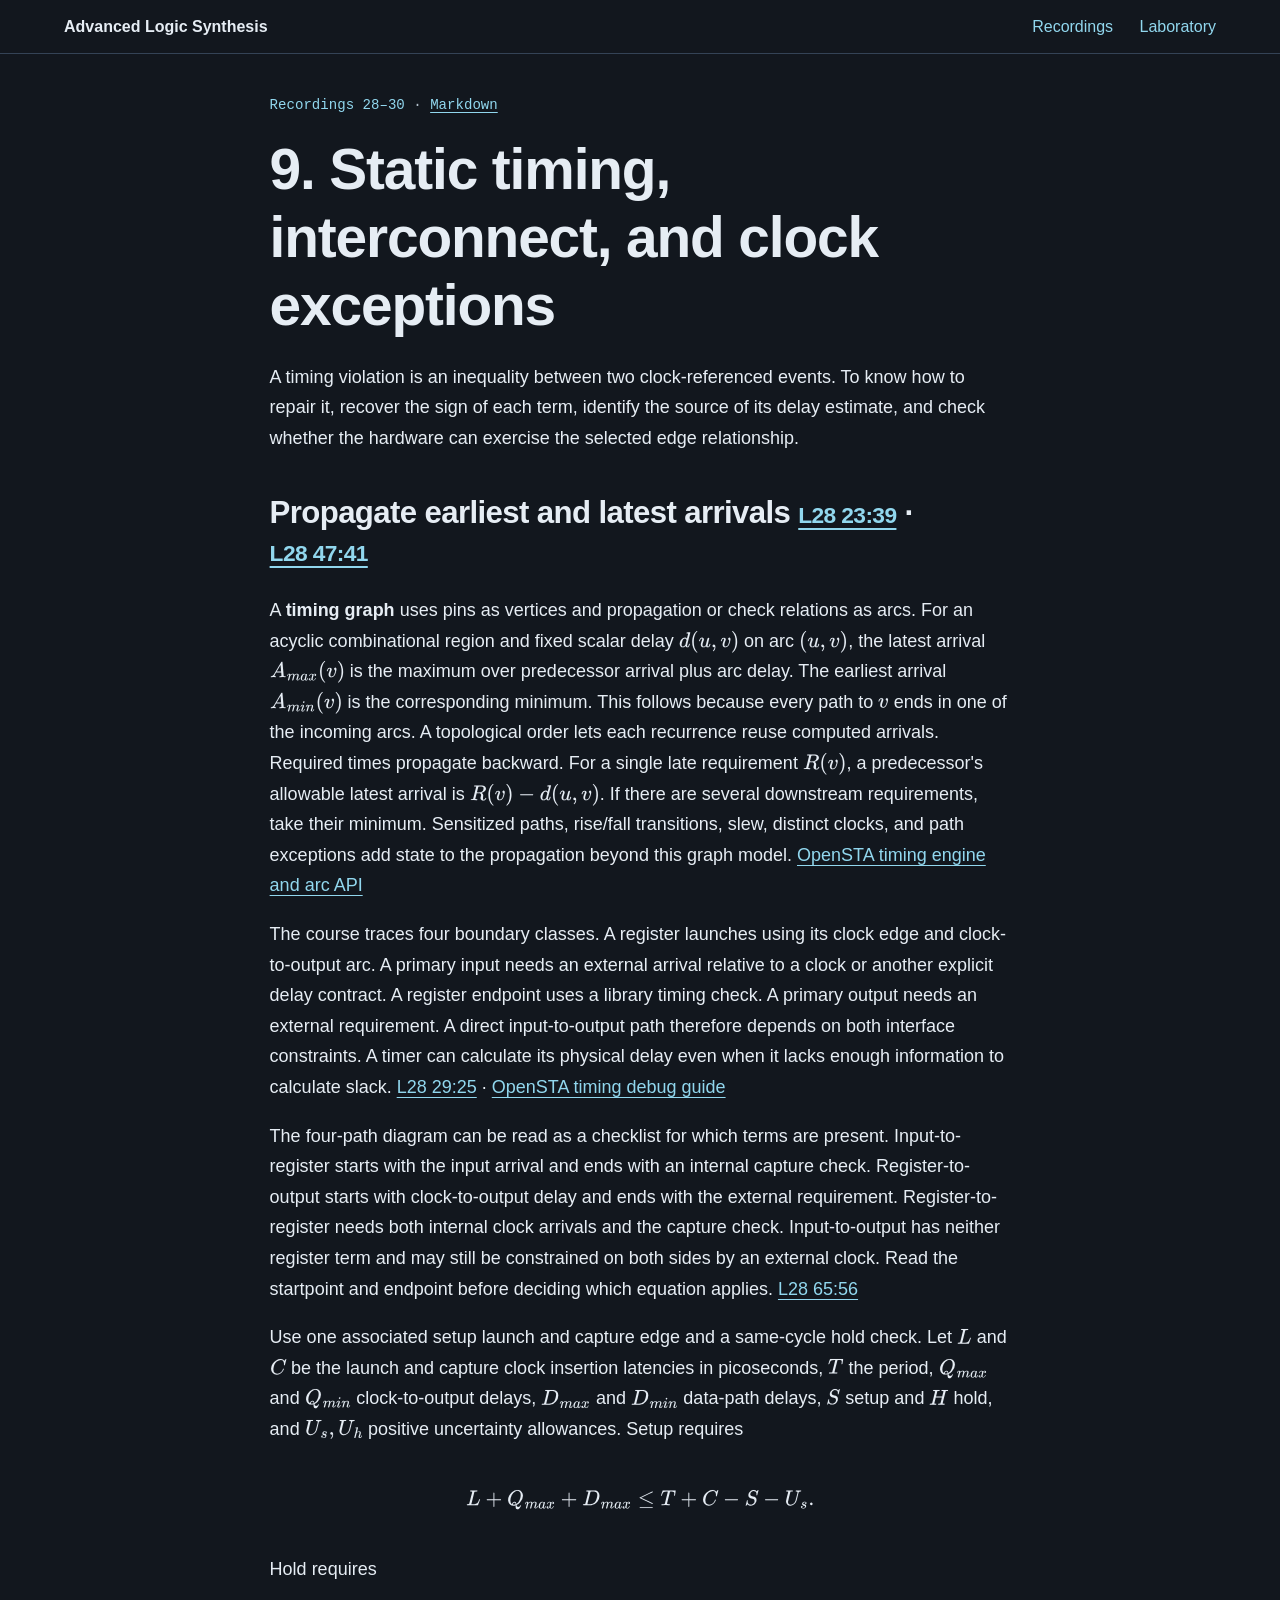
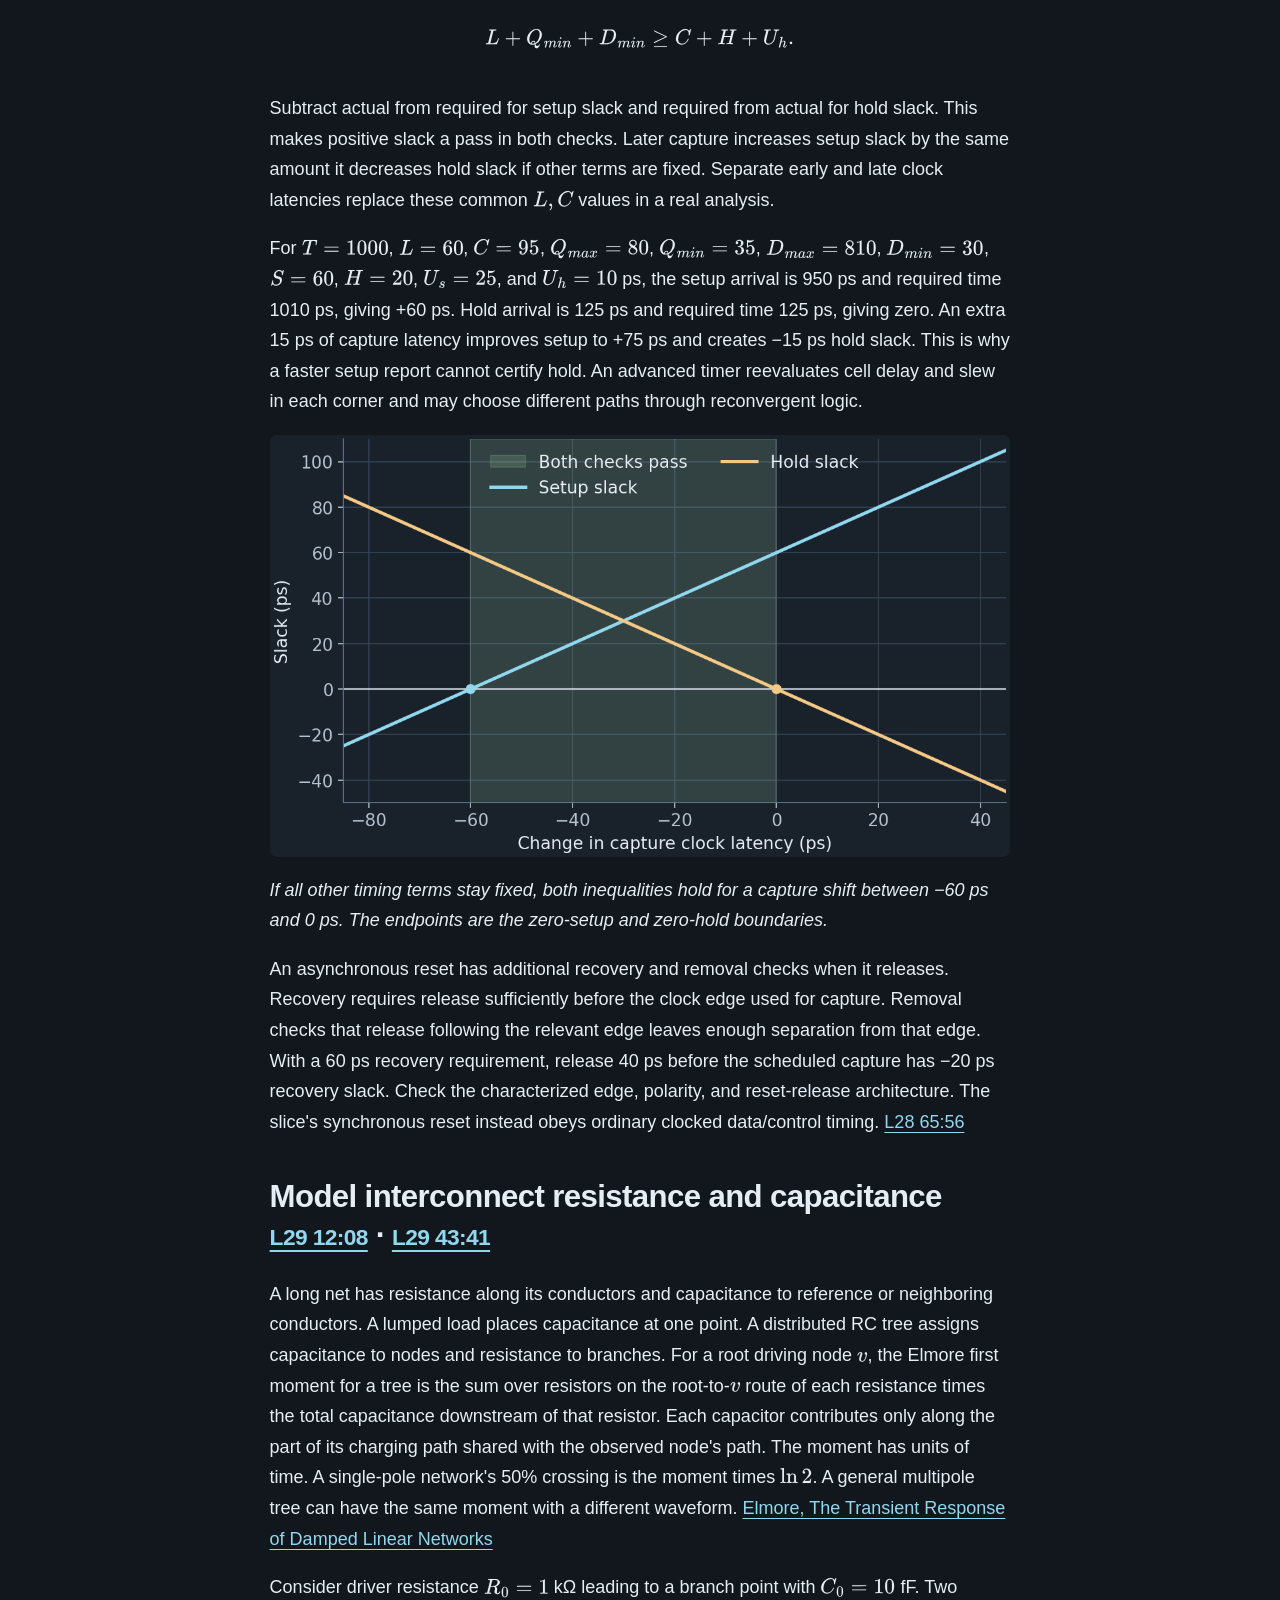
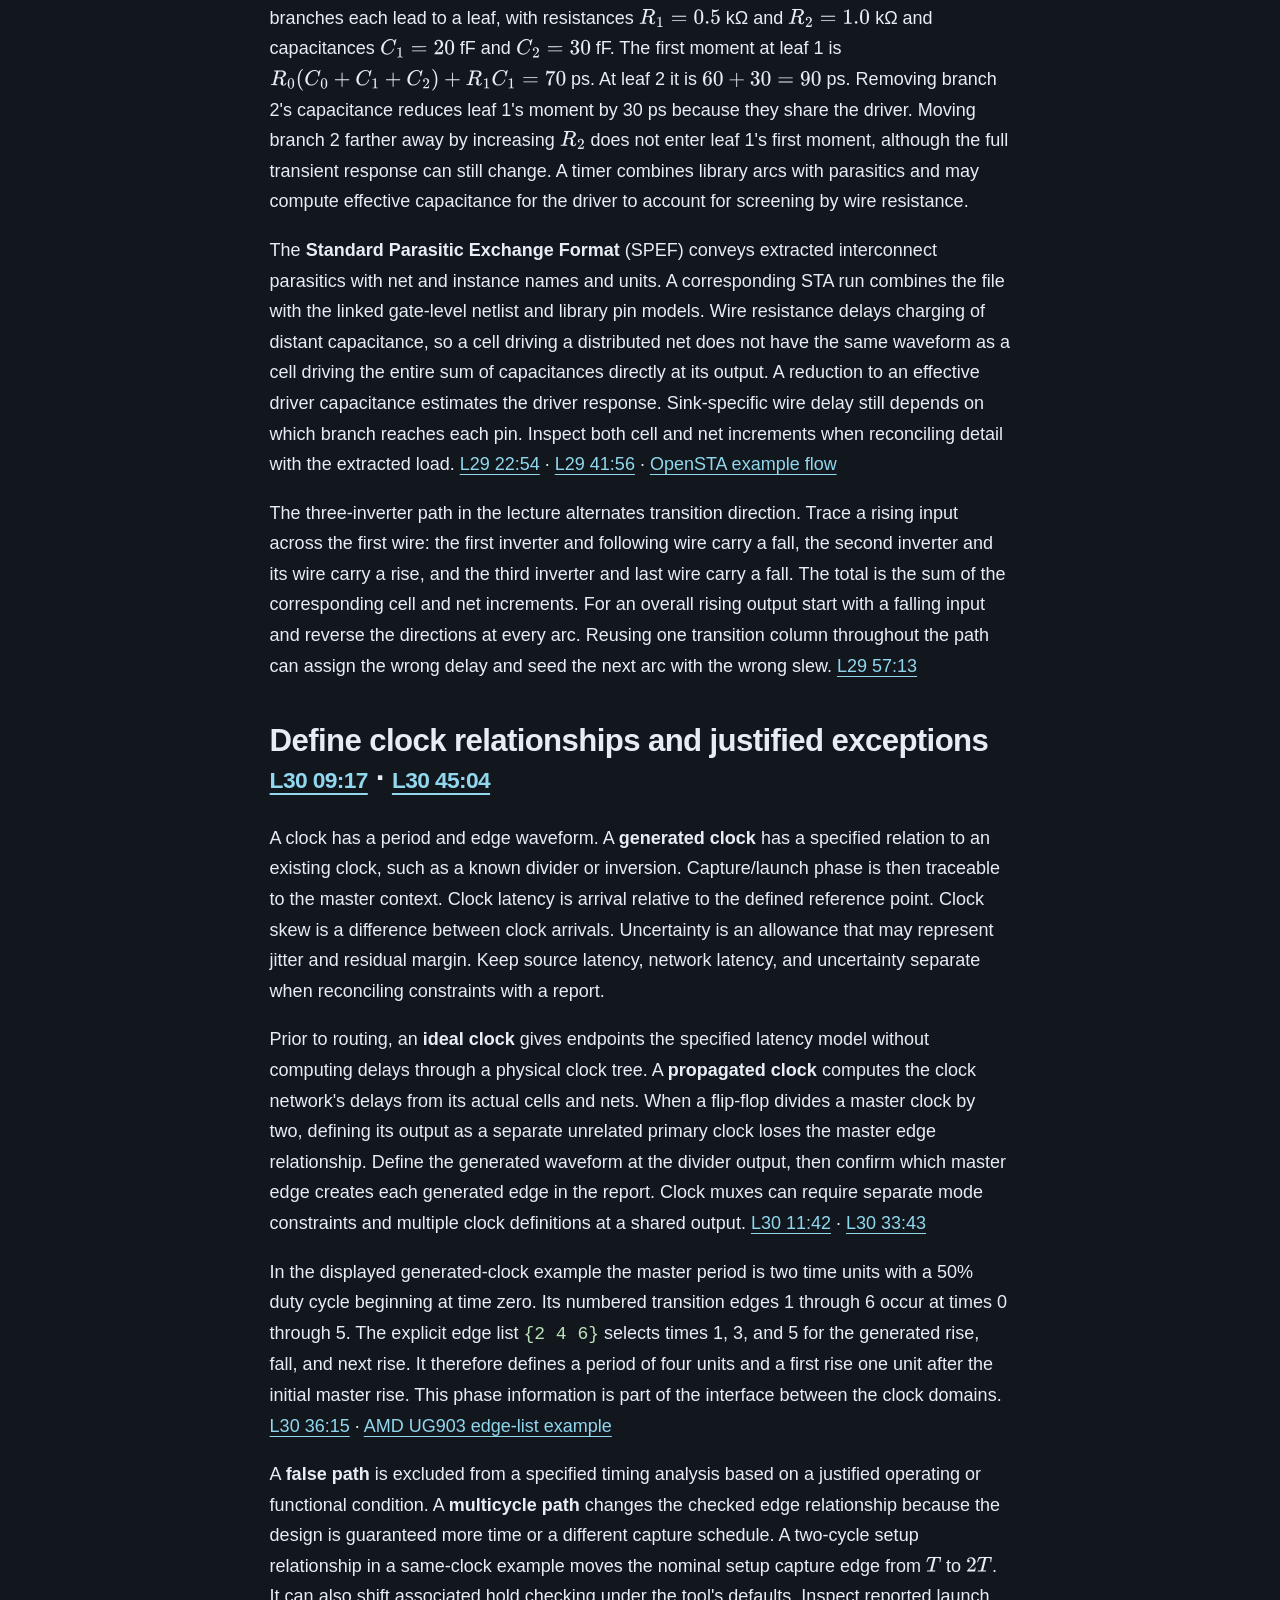
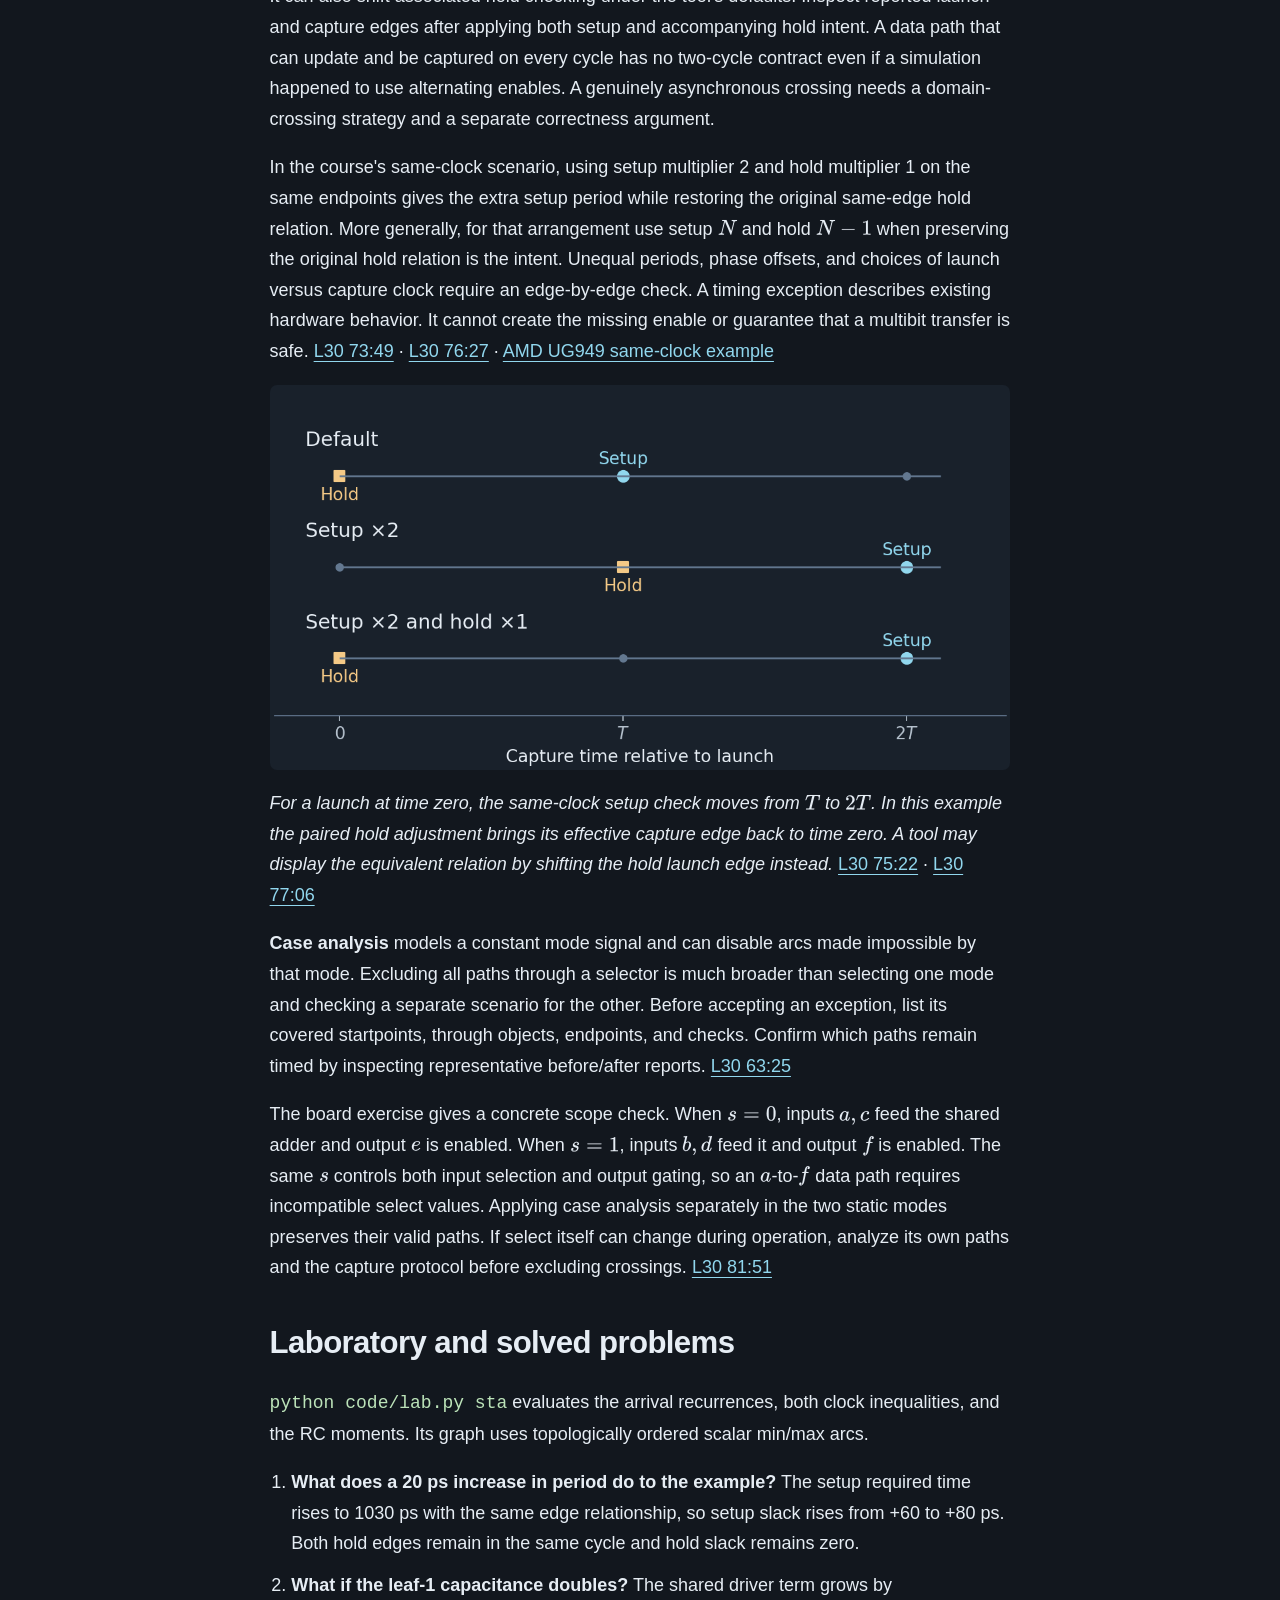
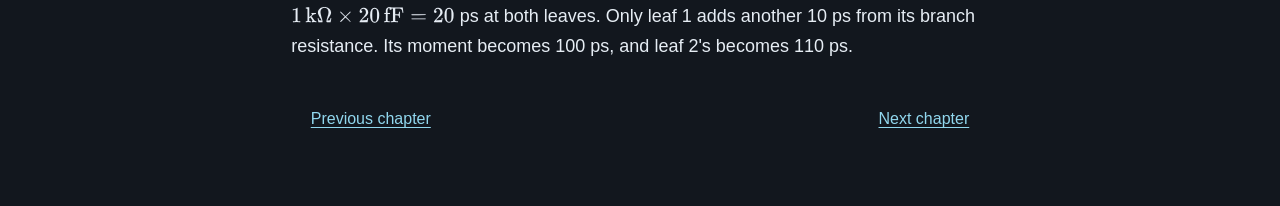
<file: chapters/09-sta.html>
<!doctype html>
<html lang="en">
<head>
<meta charset="utf-8">
<meta name="viewport" content="width=device-width, initial-scale=1">
<meta name="color-scheme" content="dark">
<title>9. Static timing, interconnect, and clock exceptions</title>
<link rel="stylesheet" href="../assets/reader.css">
<script defer src="../assets/math-config.js"></script><script defer src="../assets/mathjax-tex-svg.js"></script>
</head>
<body>
<a class="skip" href="#main">Skip to content</a>
<header class="topbar"><nav aria-label="Course navigation">
  <a class="brand" href="../index.html">Advanced Logic Synthesis</a>
  <a href="../source-map.html">Recordings</a>
  <a href="../laboratory.html">Laboratory</a>
</nav></header>
<main id="main"><article><div class="chapter-meta">Recordings 28–30 <span>·</span> <a href="09-sta.md">Markdown</a></div>
<h1 id="9-static-timing-interconnect-and-clock-exceptions">9. Static timing, interconnect, and clock exceptions</h1>
<p>A timing violation is an inequality between two clock-referenced events. To know how to repair it, recover the sign of each term, identify the source of its delay estimate, and check whether the hardware can exercise the selected edge relationship.</p>
<h2 id="propagate-earliest-and-latest-arrivals-l28-2339-l28-4741">Propagate earliest and latest arrivals <a href="https://www.youtube.com/watch?v=Vo5VS5rJtyU&amp;t=1419s">L28 23:39</a> · <a href="https://www.youtube.com/watch?v=Vo5VS5rJtyU&amp;t=2861s">L28 47:41</a></h2>
<p>A <strong>timing graph</strong> uses pins as vertices and propagation or check relations as arcs. For an acyclic combinational region and fixed scalar delay <span class="inline-math">\(d(u,v)\)</span> on arc <span class="inline-math">\((u,v)\)</span>, the latest arrival <span class="inline-math">\(A_{max}(v)\)</span> is the maximum over predecessor arrival plus arc delay. The earliest arrival <span class="inline-math">\(A_{min}(v)\)</span> is the corresponding minimum. This follows because every path to <span class="inline-math">\(v\)</span> ends in one of the incoming arcs. A topological order lets each recurrence reuse computed arrivals. Required times propagate backward. For a single late requirement <span class="inline-math">\(R(v)\)</span>, a predecessor's allowable latest arrival is <span class="inline-math">\(R(v)-d(u,v)\)</span>. If there are several downstream requirements, take their minimum. Sensitized paths, rise/fall transitions, slew, distinct clocks, and path exceptions add state to the propagation beyond this graph model. <a href="https://github.com/The-OpenROAD-Project/OpenSTA/blob/master/doc/StaApi.md">OpenSTA timing engine and arc API</a></p>
<p>The course traces four boundary classes. A register launches using its clock edge and clock-to-output arc. A primary input needs an external arrival relative to a clock or another explicit delay contract. A register endpoint uses a library timing check. A primary output needs an external requirement. A direct input-to-output path therefore depends on both interface constraints. A timer can calculate its physical delay even when it lacks enough information to calculate slack. <a href="https://www.youtube.com/watch?v=Vo5VS5rJtyU&amp;t=1765s">L28 29:25</a> · <a href="https://opensta.readthedocs.io/en/latest/Debugging/">OpenSTA timing debug guide</a></p>
<p>The four-path diagram can be read as a checklist for which terms are present. Input-to-register starts with the input arrival and ends with an internal capture check. Register-to-output starts with clock-to-output delay and ends with the external requirement. Register-to-register needs both internal clock arrivals and the capture check. Input-to-output has neither register term and may still be constrained on both sides by an external clock. Read the startpoint and endpoint before deciding which equation applies. <a href="https://www.youtube.com/watch?v=Vo5VS5rJtyU&amp;t=3956s">L28 65:56</a></p>
<p>Use one associated setup launch and capture edge and a same-cycle hold check. Let <span class="inline-math">\(L\)</span> and <span class="inline-math">\(C\)</span> be the launch and capture clock insertion latencies in picoseconds, <span class="inline-math">\(T\)</span> the period, <span class="inline-math">\(Q_{max}\)</span> and <span class="inline-math">\(Q_{min}\)</span> clock-to-output delays, <span class="inline-math">\(D_{max}\)</span> and <span class="inline-math">\(D_{min}\)</span> data-path delays, <span class="inline-math">\(S\)</span> setup and <span class="inline-math">\(H\)</span> hold, and <span class="inline-math">\(U_s,U_h\)</span> positive uncertainty allowances. Setup requires</p>
<div class="display-math">\[L+Q_{max}+D_{max}\le T+C-S-U_s.\]</div>
<p>Hold requires</p>
<div class="display-math">\[L+Q_{min}+D_{min}\ge C+H+U_h.\]</div>
<p>Subtract actual from required for setup slack and required from actual for hold slack. This makes positive slack a pass in both checks. Later capture increases setup slack by the same amount it decreases hold slack if other terms are fixed. Separate early and late clock latencies replace these common <span class="inline-math">\(L,C\)</span> values in a real analysis.</p>
<p>For <span class="inline-math">\(T=1000\)</span>, <span class="inline-math">\(L=60\)</span>, <span class="inline-math">\(C=95\)</span>, <span class="inline-math">\(Q_{max}=80\)</span>, <span class="inline-math">\(Q_{min}=35\)</span>, <span class="inline-math">\(D_{max}=810\)</span>, <span class="inline-math">\(D_{min}=30\)</span>, <span class="inline-math">\(S=60\)</span>, <span class="inline-math">\(H=20\)</span>, <span class="inline-math">\(U_s=25\)</span>, and <span class="inline-math">\(U_h=10\)</span> ps, the setup arrival is 950 ps and required time 1010 ps, giving +60 ps. Hold arrival is 125 ps and required time 125 ps, giving zero. An extra 15 ps of capture latency improves setup to +75 ps and creates −15 ps hold slack. This is why a faster setup report cannot certify hold. An advanced timer reevaluates cell delay and slew in each corner and may choose different paths through reconvergent logic.</p>
<p><img alt="Setup slack rises as capture gets later while hold slack falls. Both pass when the capture shift is between minus 60 and zero picoseconds." src="../assets/clock-skew.png" /></p>
<p><em>If all other timing terms stay fixed, both inequalities hold for a capture shift between −60 ps and 0 ps. The endpoints are the zero-setup and zero-hold boundaries.</em></p>
<p>An asynchronous reset has additional recovery and removal checks when it releases. Recovery requires release sufficiently before the clock edge used for capture. Removal checks that release following the relevant edge leaves enough separation from that edge. With a 60 ps recovery requirement, release 40 ps before the scheduled capture has −20 ps recovery slack. Check the characterized edge, polarity, and reset-release architecture. The slice's synchronous reset instead obeys ordinary clocked data/control timing. <a href="https://www.youtube.com/watch?v=Vo5VS5rJtyU&amp;t=3956s">L28 65:56</a></p>
<h2 id="model-interconnect-resistance-and-capacitance-l29-1208-l29-4341">Model interconnect resistance and capacitance <a href="https://www.youtube.com/watch?v=A9vzgrr-9Gc&amp;t=728s">L29 12:08</a> · <a href="https://www.youtube.com/watch?v=A9vzgrr-9Gc&amp;t=2621s">L29 43:41</a></h2>
<p>A long net has resistance along its conductors and capacitance to reference or neighboring conductors. A lumped load places capacitance at one point. A distributed RC tree assigns capacitance to nodes and resistance to branches. For a root driving node <span class="inline-math">\(v\)</span>, the Elmore first moment for a tree is the sum over resistors on the root-to-<span class="inline-math">\(v\)</span> route of each resistance times the total capacitance downstream of that resistor. Each capacitor contributes only along the part of its charging path shared with the observed node's path. The moment has units of time. A single-pole network's 50% crossing is the moment times <span class="inline-math">\(\ln2\)</span>. A general multipole tree can have the same moment with a different waveform. <a href="https://doi.org/10.1063/1.1697872">Elmore, The Transient Response of Damped Linear Networks</a></p>
<p>Consider driver resistance <span class="inline-math">\(R_0=1\)</span> kΩ leading to a branch point with <span class="inline-math">\(C_0=10\)</span> fF. Two branches each lead to a leaf, with resistances <span class="inline-math">\(R_1=0.5\)</span> kΩ and <span class="inline-math">\(R_2=1.0\)</span> kΩ and capacitances <span class="inline-math">\(C_1=20\)</span> fF and <span class="inline-math">\(C_2=30\)</span> fF. The first moment at leaf 1 is <span class="inline-math">\(R_0(C_0+C_1+C_2)+R_1C_1=70\)</span> ps. At leaf 2 it is <span class="inline-math">\(60+30=90\)</span> ps. Removing branch 2's capacitance reduces leaf 1's moment by 30 ps because they share the driver. Moving branch 2 farther away by increasing <span class="inline-math">\(R_2\)</span> does not enter leaf 1's first moment, although the full transient response can still change. A timer combines library arcs with parasitics and may compute effective capacitance for the driver to account for screening by wire resistance.</p>
<p>The <strong>Standard Parasitic Exchange Format</strong> (SPEF) conveys extracted interconnect parasitics with net and instance names and units. A corresponding STA run combines the file with the linked gate-level netlist and library pin models. Wire resistance delays charging of distant capacitance, so a cell driving a distributed net does not have the same waveform as a cell driving the entire sum of capacitances directly at its output. A reduction to an effective driver capacitance estimates the driver response. Sink-specific wire delay still depends on which branch reaches each pin. Inspect both cell and net increments when reconciling detail with the extracted load. <a href="https://www.youtube.com/watch?v=A9vzgrr-9Gc&amp;t=1374s">L29 22:54</a> · <a href="https://www.youtube.com/watch?v=A9vzgrr-9Gc&amp;t=2516s">L29 41:56</a> · <a href="https://github.com/The-OpenROAD-Project/OpenSTA/blob/master/doc/Examples.md">OpenSTA example flow</a></p>
<p>The three-inverter path in the lecture alternates transition direction. Trace a rising input across the first wire: the first inverter and following wire carry a fall, the second inverter and its wire carry a rise, and the third inverter and last wire carry a fall. The total is the sum of the corresponding cell and net increments. For an overall rising output start with a falling input and reverse the directions at every arc. Reusing one transition column throughout the path can assign the wrong delay and seed the next arc with the wrong slew. <a href="https://www.youtube.com/watch?v=A9vzgrr-9Gc&amp;t=3433s">L29 57:13</a></p>
<h2 id="define-clock-relationships-and-justified-exceptions-l30-0917-l30-4504">Define clock relationships and justified exceptions <a href="https://www.youtube.com/watch?v=X5vbEFgNqEs&amp;t=557s">L30 09:17</a> · <a href="https://www.youtube.com/watch?v=X5vbEFgNqEs&amp;t=2704s">L30 45:04</a></h2>
<p>A clock has a period and edge waveform. A <strong>generated clock</strong> has a specified relation to an existing clock, such as a known divider or inversion. Capture/launch phase is then traceable to the master context. Clock latency is arrival relative to the defined reference point. Clock skew is a difference between clock arrivals. Uncertainty is an allowance that may represent jitter and residual margin. Keep source latency, network latency, and uncertainty separate when reconciling constraints with a report.</p>
<p>Prior to routing, an <strong>ideal clock</strong> gives endpoints the specified latency model without computing delays through a physical clock tree. A <strong>propagated clock</strong> computes the clock network's delays from its actual cells and nets. When a flip-flop divides a master clock by two, defining its output as a separate unrelated primary clock loses the master edge relationship. Define the generated waveform at the divider output, then confirm which master edge creates each generated edge in the report. Clock muxes can require separate mode constraints and multiple clock definitions at a shared output. <a href="https://www.youtube.com/watch?v=X5vbEFgNqEs&amp;t=702s">L30 11:42</a> · <a href="https://www.youtube.com/watch?v=X5vbEFgNqEs&amp;t=2023s">L30 33:43</a></p>
<p>In the displayed generated-clock example the master period is two time units with a 50% duty cycle beginning at time zero. Its numbered transition edges 1 through 6 occur at times 0 through 5. The explicit edge list <code>{2 4 6}</code> selects times 1, 3, and 5 for the generated rise, fall, and next rise. It therefore defines a period of four units and a first rise one unit after the initial master rise. This phase information is part of the interface between the clock domains. <a href="https://www.youtube.com/watch?v=X5vbEFgNqEs&amp;t=2175s">L30 36:15</a> · <a href="https://docs.amd.com/r/en-US/ug903-vivado-using-constraints/Example-Two-Division-by-2-With-the-edges-Option">AMD UG903 edge-list example</a></p>
<p>A <strong>false path</strong> is excluded from a specified timing analysis based on a justified operating or functional condition. A <strong>multicycle path</strong> changes the checked edge relationship because the design is guaranteed more time or a different capture schedule. A two-cycle setup relationship in a same-clock example moves the nominal setup capture edge from <span class="inline-math">\(T\)</span> to <span class="inline-math">\(2T\)</span>. It can also shift associated hold checking under the tool's defaults. Inspect reported launch and capture edges after applying both setup and accompanying hold intent. A data path that can update and be captured on every cycle has no two-cycle contract even if a simulation happened to use alternating enables. A genuinely asynchronous crossing needs a domain-crossing strategy and a separate correctness argument.</p>
<p>In the course's same-clock scenario, using setup multiplier 2 and hold multiplier 1 on the same endpoints gives the extra setup period while restoring the original same-edge hold relation. More generally, for that arrangement use setup <span class="inline-math">\(N\)</span> and hold <span class="inline-math">\(N-1\)</span> when preserving the original hold relation is the intent. Unequal periods, phase offsets, and choices of launch versus capture clock require an edge-by-edge check. A timing exception describes existing hardware behavior. It cannot create the missing enable or guarantee that a multibit transfer is safe. <a href="https://www.youtube.com/watch?v=X5vbEFgNqEs&amp;t=4429s">L30 73:49</a> · <a href="https://www.youtube.com/watch?v=X5vbEFgNqEs&amp;t=4587s">L30 76:27</a> · <a href="https://docs.amd.com/r/en-US/ug949-vivado-design-methodology/Relaxing-the-Setup-Requirement-While-Keeping-Hold-Unchanged">AMD UG949 same-clock example</a></p>
<p><img alt="Three edge timelines compare the default same-clock setup and hold relations, setup multiplier two alone, and setup multiplier two with hold multiplier one." src="../assets/multicycle-edges.png" /></p>
<p><em>For a launch at time zero, the same-clock setup check moves from <span class="inline-math">\(T\)</span> to <span class="inline-math">\(2T\)</span>. In this example the paired hold adjustment brings its effective capture edge back to time zero. A tool may display the equivalent relation by shifting the hold launch edge instead.</em> <a href="https://www.youtube.com/watch?v=X5vbEFgNqEs&amp;t=4522s">L30 75:22</a> · <a href="https://www.youtube.com/watch?v=X5vbEFgNqEs&amp;t=4626s">L30 77:06</a></p>
<p><strong>Case analysis</strong> models a constant mode signal and can disable arcs made impossible by that mode. Excluding all paths through a selector is much broader than selecting one mode and checking a separate scenario for the other. Before accepting an exception, list its covered startpoints, through objects, endpoints, and checks. Confirm which paths remain timed by inspecting representative before/after reports. <a href="https://www.youtube.com/watch?v=X5vbEFgNqEs&amp;t=3805s">L30 63:25</a></p>
<p>The board exercise gives a concrete scope check. When <span class="inline-math">\(s=0\)</span>, inputs <span class="inline-math">\(a,c\)</span> feed the shared adder and output <span class="inline-math">\(e\)</span> is enabled. When <span class="inline-math">\(s=1\)</span>, inputs <span class="inline-math">\(b,d\)</span> feed it and output <span class="inline-math">\(f\)</span> is enabled. The same <span class="inline-math">\(s\)</span> controls both input selection and output gating, so an <span class="inline-math">\(a\)</span>-to-<span class="inline-math">\(f\)</span> data path requires incompatible select values. Applying case analysis separately in the two static modes preserves their valid paths. If select itself can change during operation, analyze its own paths and the capture protocol before excluding crossings. <a href="https://www.youtube.com/watch?v=X5vbEFgNqEs&amp;t=4911s">L30 81:51</a></p>
<h2 id="laboratory-and-solved-problems">Laboratory and solved problems</h2>
<p><code>python code/lab.py sta</code> evaluates the arrival recurrences, both clock inequalities, and the RC moments. Its graph uses topologically ordered scalar min/max arcs.</p>
<ol>
<li><strong>What does a 20 ps increase in period do to the example?</strong> The setup required time rises to 1030 ps with the same edge relationship, so setup slack rises from +60 to +80 ps. Both hold edges remain in the same cycle and hold slack remains zero.</li>
<li><strong>What if the leaf-1 capacitance doubles?</strong> The shared driver term grows by <span class="inline-math">\(1\,\mathrm{k\Omega}\times20\,\mathrm{fF}=20\)</span> ps at both leaves. Only leaf 1 adds another 10 ps from its branch resistance. Its moment becomes 100 ps, and leaf 2's becomes 110 ps.</li>
</ol></article>
<nav class="pagination" aria-label="Chapters"><a rel="prev" href="08-closure-labs.html">Previous chapter</a><a rel="next" href="10-variation-noise.html">Next chapter</a></nav></main>
</body>
</html>
</file>
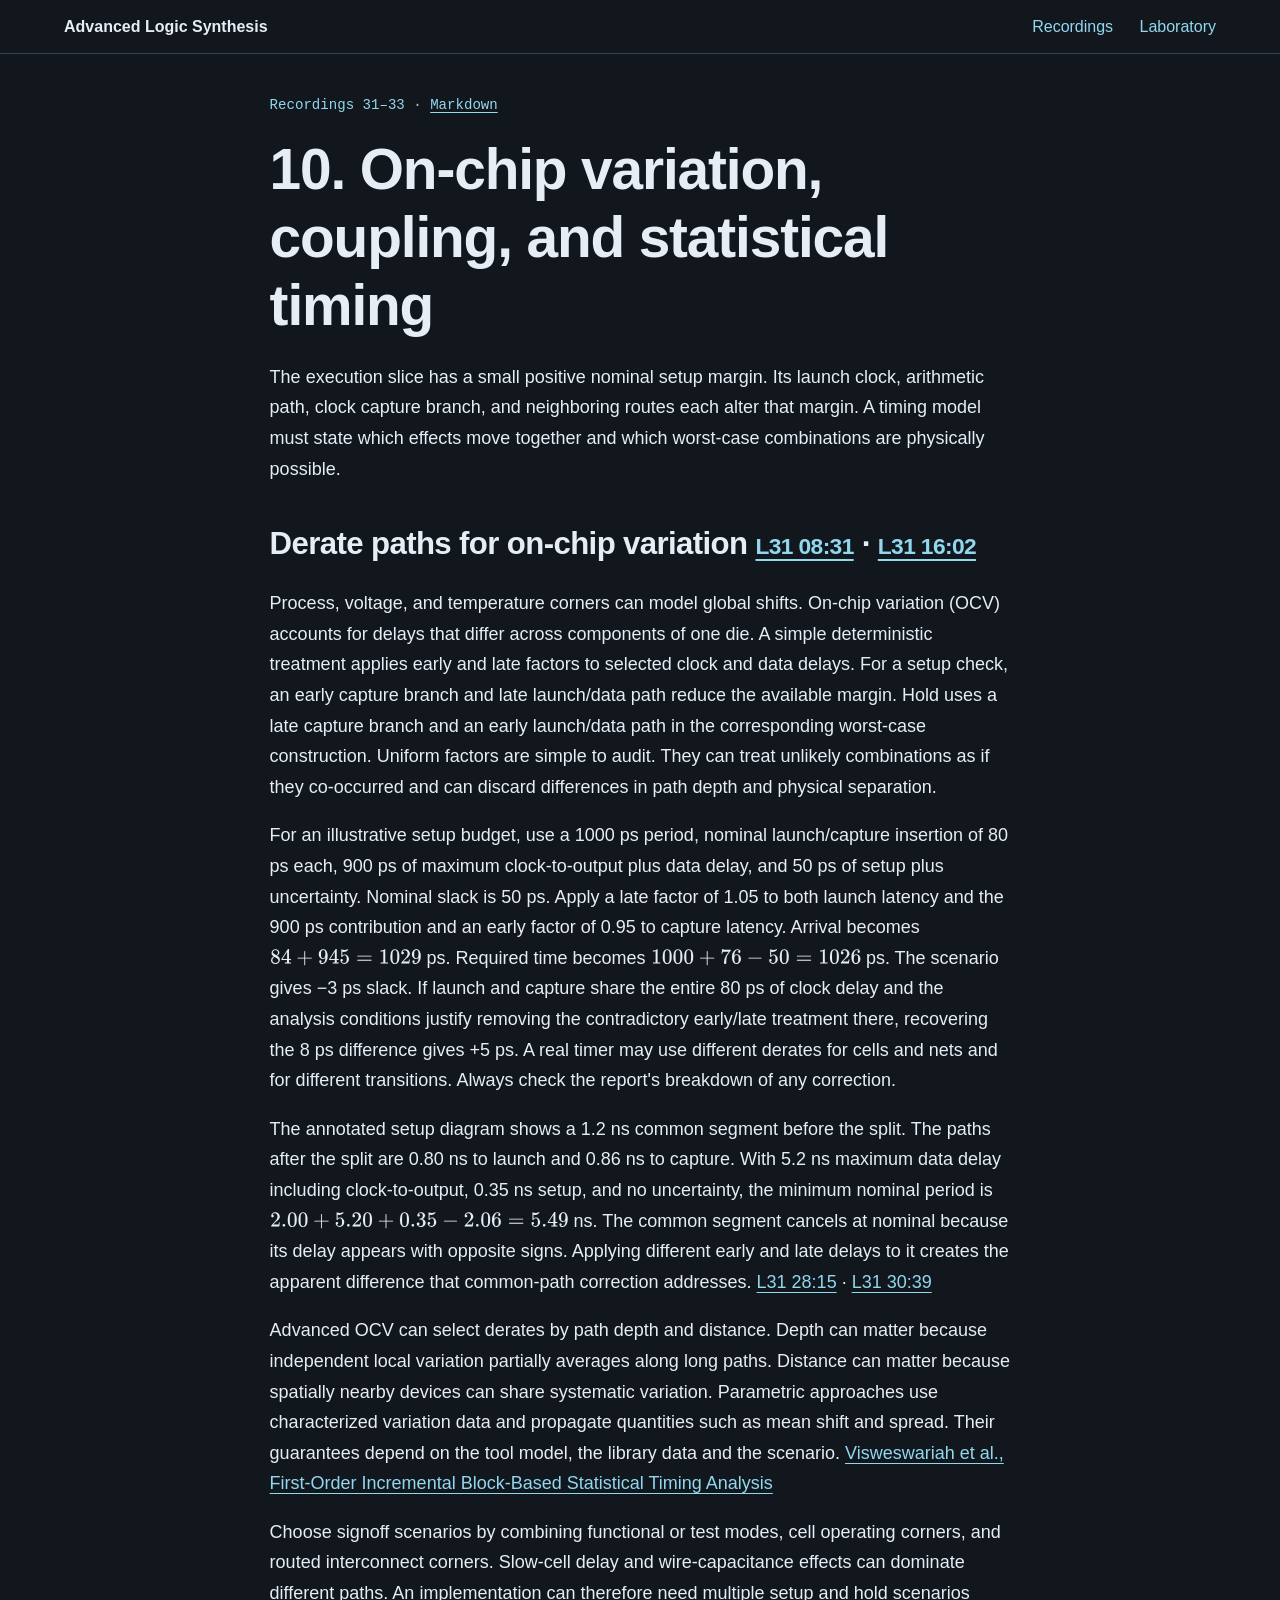
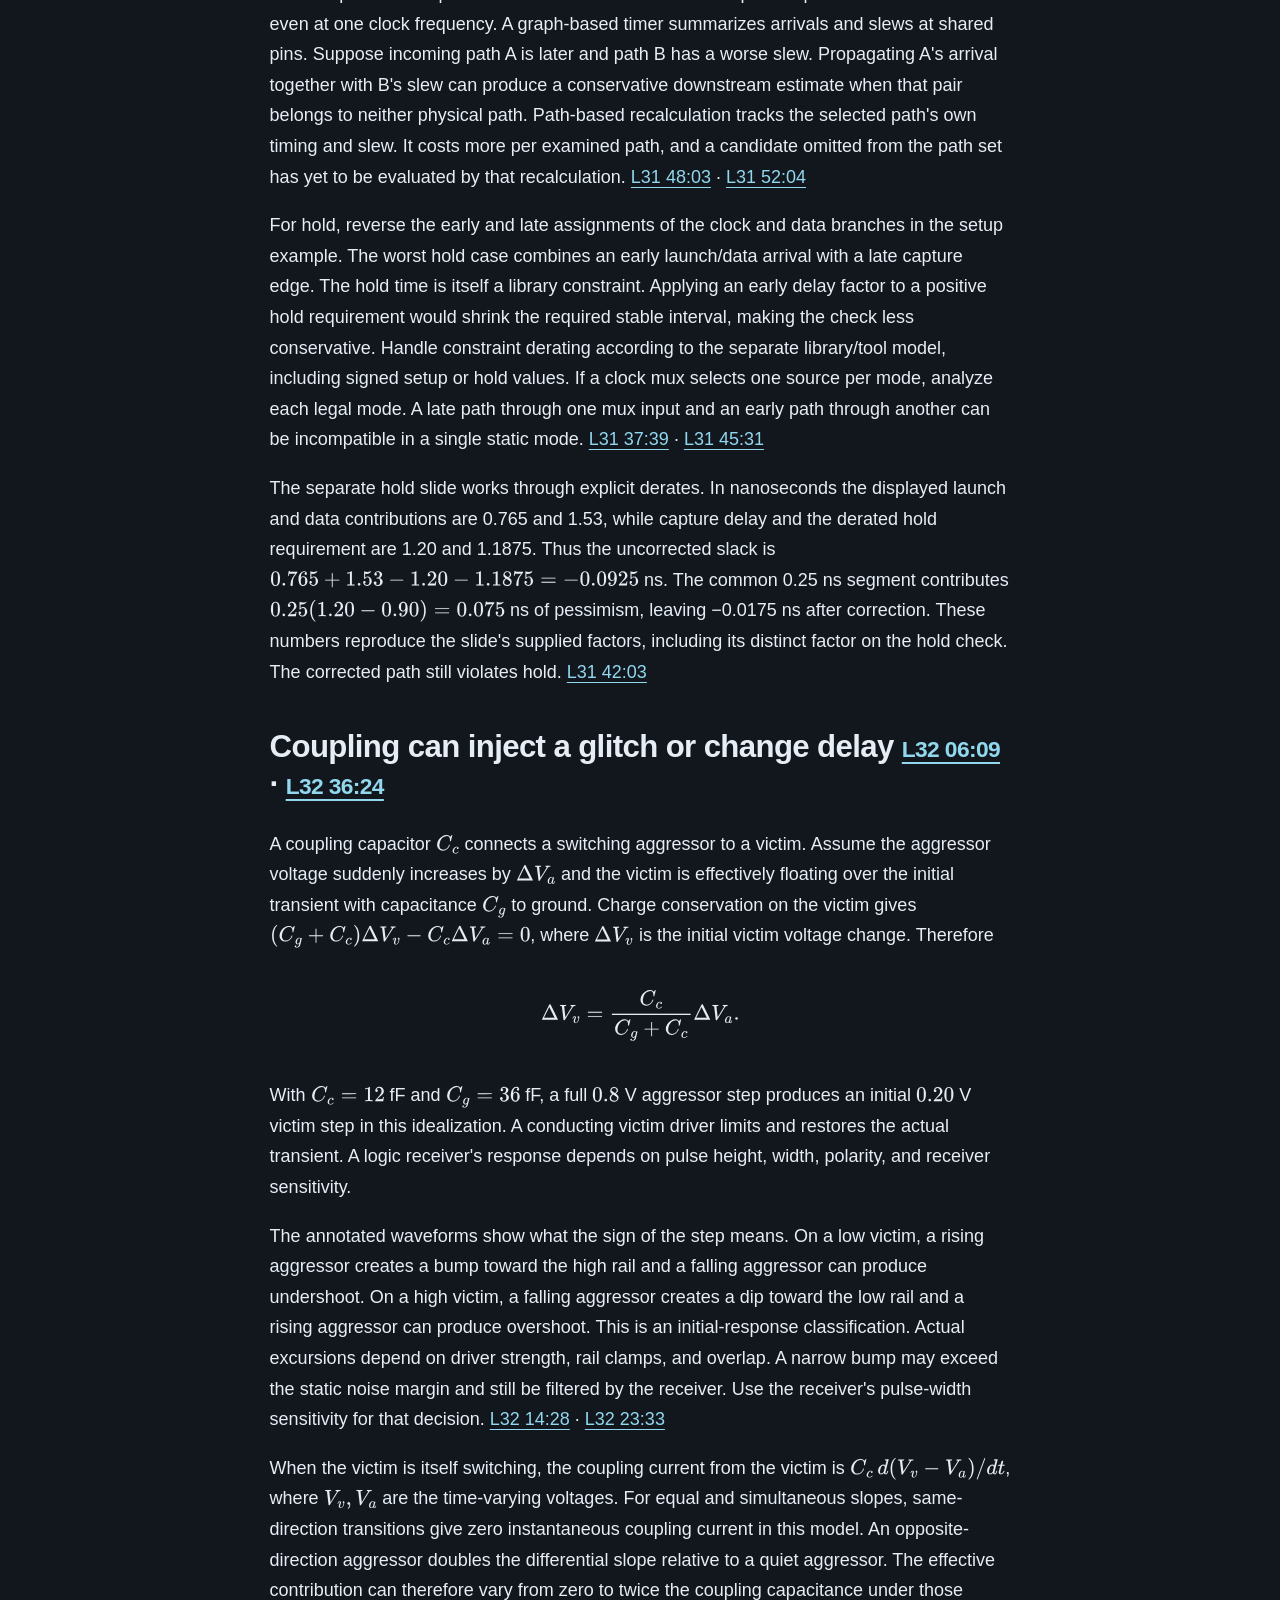
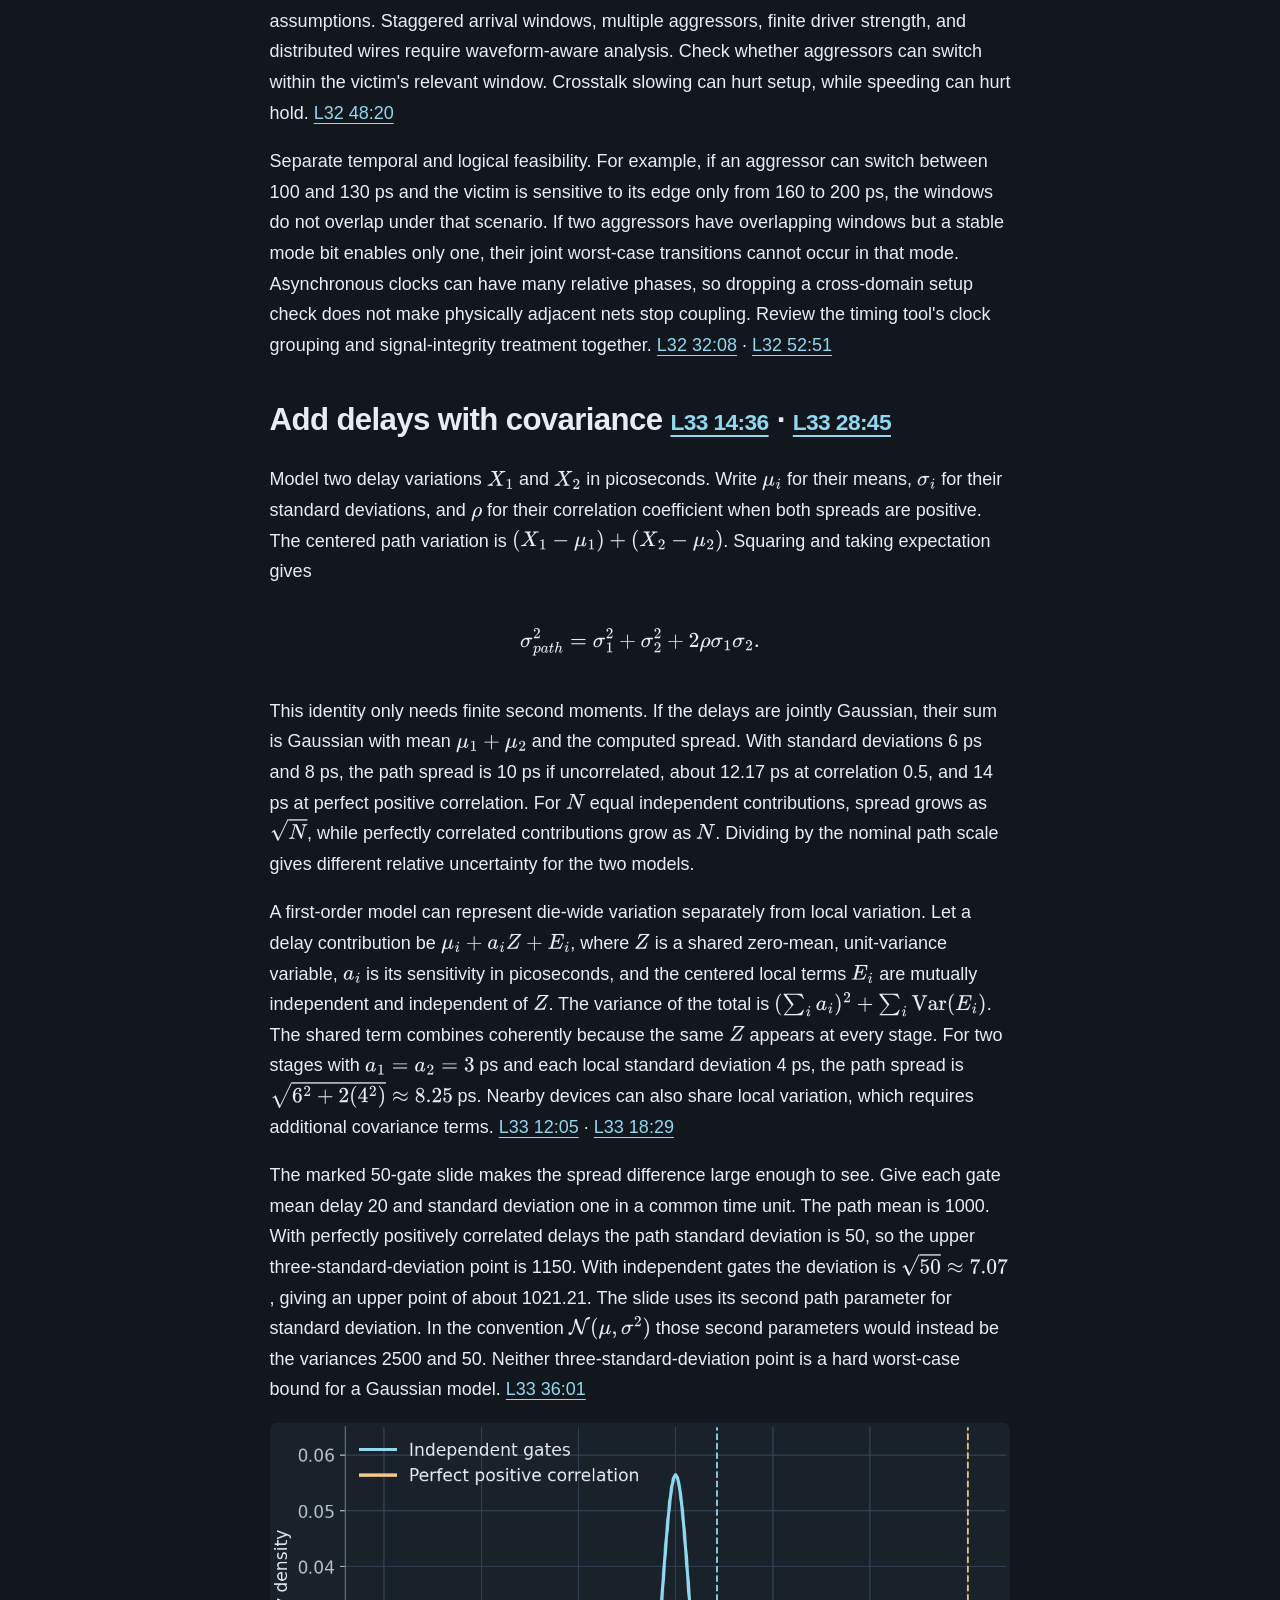
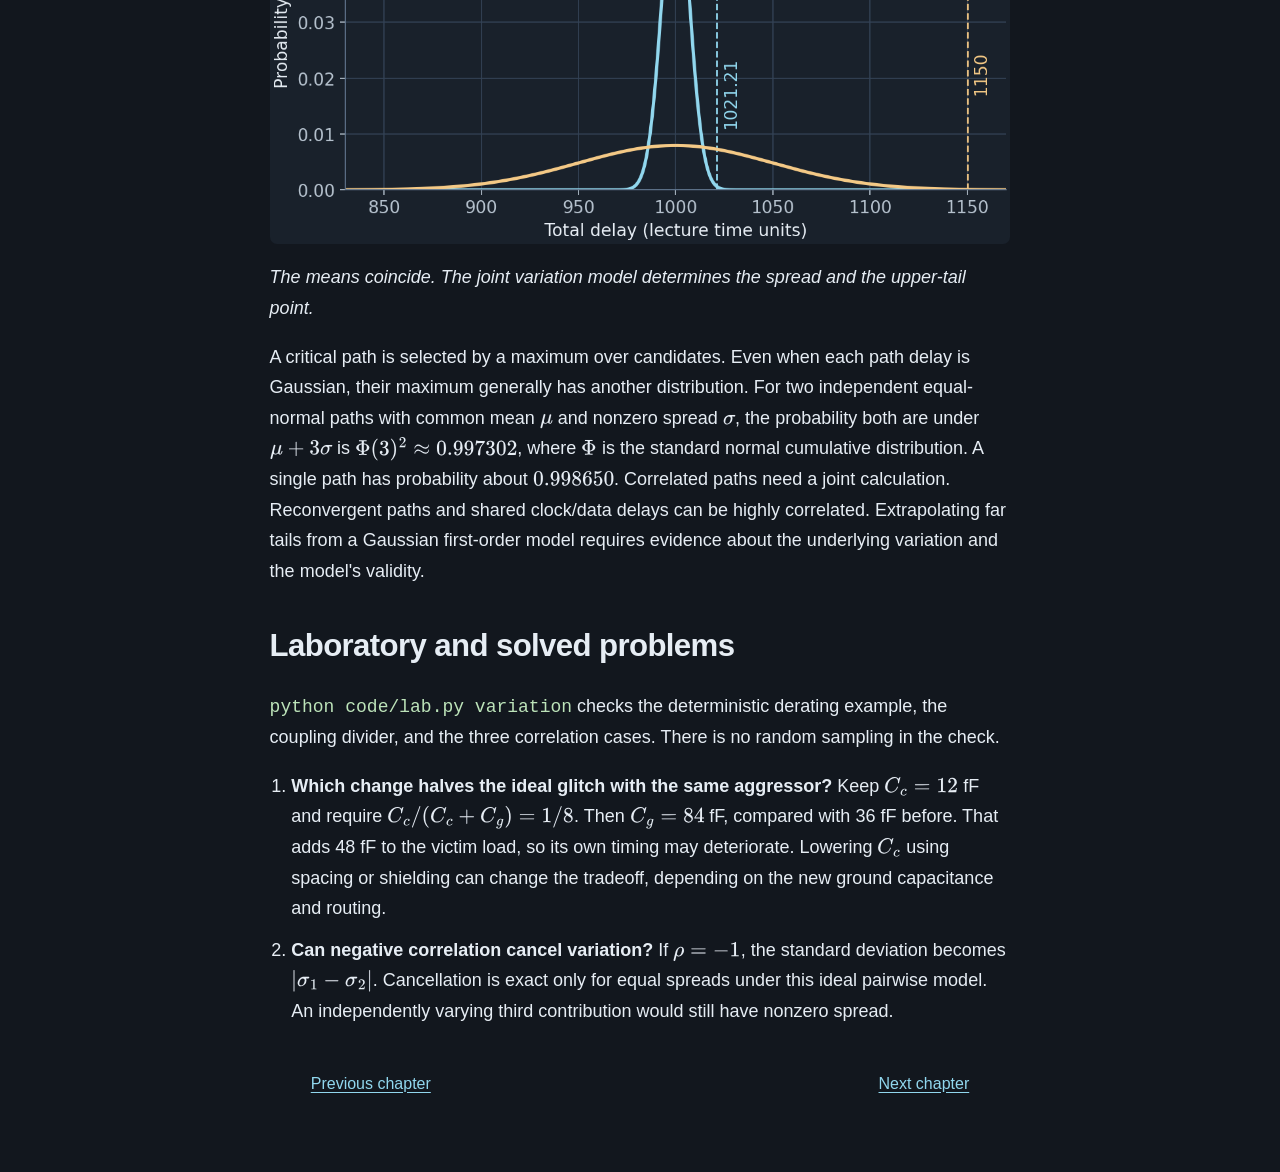
<file: chapters/10-variation-noise.html>
<!doctype html>
<html lang="en">
<head>
<meta charset="utf-8">
<meta name="viewport" content="width=device-width, initial-scale=1">
<meta name="color-scheme" content="dark">
<title>10. On-chip variation, coupling, and statistical timing</title>
<link rel="stylesheet" href="../assets/reader.css">
<script defer src="../assets/math-config.js"></script><script defer src="../assets/mathjax-tex-svg.js"></script>
</head>
<body>
<a class="skip" href="#main">Skip to content</a>
<header class="topbar"><nav aria-label="Course navigation">
  <a class="brand" href="../index.html">Advanced Logic Synthesis</a>
  <a href="../source-map.html">Recordings</a>
  <a href="../laboratory.html">Laboratory</a>
</nav></header>
<main id="main"><article><div class="chapter-meta">Recordings 31–33 <span>·</span> <a href="10-variation-noise.md">Markdown</a></div>
<h1 id="10-on-chip-variation-coupling-and-statistical-timing">10. On-chip variation, coupling, and statistical timing</h1>
<p>The execution slice has a small positive nominal setup margin. Its launch clock, arithmetic path, clock capture branch, and neighboring routes each alter that margin. A timing model must state which effects move together and which worst-case combinations are physically possible.</p>
<h2 id="derate-paths-for-on-chip-variation-l31-0831-l31-1602">Derate paths for on-chip variation <a href="https://www.youtube.com/watch?v=5wIeE_opcpc&amp;t=511s">L31 08:31</a> · <a href="https://www.youtube.com/watch?v=5wIeE_opcpc&amp;t=962s">L31 16:02</a></h2>
<p>Process, voltage, and temperature corners can model global shifts. On-chip variation (OCV) accounts for delays that differ across components of one die. A simple deterministic treatment applies early and late factors to selected clock and data delays. For a setup check, an early capture branch and late launch/data path reduce the available margin. Hold uses a late capture branch and an early launch/data path in the corresponding worst-case construction. Uniform factors are simple to audit. They can treat unlikely combinations as if they co-occurred and can discard differences in path depth and physical separation.</p>
<p>For an illustrative setup budget, use a 1000 ps period, nominal launch/capture insertion of 80 ps each, 900 ps of maximum clock-to-output plus data delay, and 50 ps of setup plus uncertainty. Nominal slack is 50 ps. Apply a late factor of 1.05 to both launch latency and the 900 ps contribution and an early factor of 0.95 to capture latency. Arrival becomes <span class="inline-math">\(84+945=1029\)</span> ps. Required time becomes <span class="inline-math">\(1000+76-50=1026\)</span> ps. The scenario gives −3 ps slack. If launch and capture share the entire 80 ps of clock delay and the analysis conditions justify removing the contradictory early/late treatment there, recovering the 8 ps difference gives +5 ps. A real timer may use different derates for cells and nets and for different transitions. Always check the report's breakdown of any correction.</p>
<p>The annotated setup diagram shows a 1.2 ns common segment before the split. The paths after the split are 0.80 ns to launch and 0.86 ns to capture. With 5.2 ns maximum data delay including clock-to-output, 0.35 ns setup, and no uncertainty, the minimum nominal period is <span class="inline-math">\(2.00+5.20+0.35-2.06=5.49\)</span> ns. The common segment cancels at nominal because its delay appears with opposite signs. Applying different early and late delays to it creates the apparent difference that common-path correction addresses. <a href="https://www.youtube.com/watch?v=5wIeE_opcpc&amp;t=1695s">L31 28:15</a> · <a href="https://www.youtube.com/watch?v=5wIeE_opcpc&amp;t=1839s">L31 30:39</a></p>
<p>Advanced OCV can select derates by path depth and distance. Depth can matter because independent local variation partially averages along long paths. Distance can matter because spatially nearby devices can share systematic variation. Parametric approaches use characterized variation data and propagate quantities such as mean shift and spread. Their guarantees depend on the tool model, the library data and the scenario. <a href="https://people.eecs.berkeley.edu/~alanmi/research/timing/papers/sta_ibm.pdf">Visweswariah et al., First-Order Incremental Block-Based Statistical Timing Analysis</a></p>
<p>Choose signoff scenarios by combining functional or test modes, cell operating corners, and routed interconnect corners. Slow-cell delay and wire-capacitance effects can dominate different paths. An implementation can therefore need multiple setup and hold scenarios even at one clock frequency. A graph-based timer summarizes arrivals and slews at shared pins. Suppose incoming path A is later and path B has a worse slew. Propagating A's arrival together with B's slew can produce a conservative downstream estimate when that pair belongs to neither physical path. Path-based recalculation tracks the selected path's own timing and slew. It costs more per examined path, and a candidate omitted from the path set has yet to be evaluated by that recalculation. <a href="https://www.youtube.com/watch?v=5wIeE_opcpc&amp;t=2883s">L31 48:03</a> · <a href="https://www.youtube.com/watch?v=5wIeE_opcpc&amp;t=3124s">L31 52:04</a></p>
<p>For hold, reverse the early and late assignments of the clock and data branches in the setup example. The worst hold case combines an early launch/data arrival with a late capture edge. The hold time is itself a library constraint. Applying an early delay factor to a positive hold requirement would shrink the required stable interval, making the check less conservative. Handle constraint derating according to the separate library/tool model, including signed setup or hold values. If a clock mux selects one source per mode, analyze each legal mode. A late path through one mux input and an early path through another can be incompatible in a single static mode. <a href="https://www.youtube.com/watch?v=5wIeE_opcpc&amp;t=2259s">L31 37:39</a> · <a href="https://www.youtube.com/watch?v=5wIeE_opcpc&amp;t=2731s">L31 45:31</a></p>
<p>The separate hold slide works through explicit derates. In nanoseconds the displayed launch and data contributions are 0.765 and 1.53, while capture delay and the derated hold requirement are 1.20 and 1.1875. Thus the uncorrected slack is <span class="inline-math">\(0.765+1.53-1.20-1.1875=-0.0925\)</span> ns. The common 0.25 ns segment contributes <span class="inline-math">\(0.25(1.20-0.90)=0.075\)</span> ns of pessimism, leaving −0.0175 ns after correction. These numbers reproduce the slide's supplied factors, including its distinct factor on the hold check. The corrected path still violates hold. <a href="https://www.youtube.com/watch?v=5wIeE_opcpc&amp;t=2523s">L31 42:03</a></p>
<h2 id="coupling-can-inject-a-glitch-or-change-delay-l32-0609-l32-3624">Coupling can inject a glitch or change delay <a href="https://www.youtube.com/watch?v=Qrws47HNrGs&amp;t=369s">L32 06:09</a> · <a href="https://www.youtube.com/watch?v=Qrws47HNrGs&amp;t=2184s">L32 36:24</a></h2>
<p>A coupling capacitor <span class="inline-math">\(C_c\)</span> connects a switching aggressor to a victim. Assume the aggressor voltage suddenly increases by <span class="inline-math">\(\Delta V_a\)</span> and the victim is effectively floating over the initial transient with capacitance <span class="inline-math">\(C_g\)</span> to ground. Charge conservation on the victim gives <span class="inline-math">\((C_g+C_c)\Delta V_v-C_c\Delta V_a=0\)</span>, where <span class="inline-math">\(\Delta V_v\)</span> is the initial victim voltage change. Therefore</p>
<div class="display-math">\[\Delta V_v=\frac{C_c}{C_g+C_c}\Delta V_a.\]</div>
<p>With <span class="inline-math">\(C_c=12\)</span> fF and <span class="inline-math">\(C_g=36\)</span> fF, a full <span class="inline-math">\(0.8\)</span> V aggressor step produces an initial <span class="inline-math">\(0.20\)</span> V victim step in this idealization. A conducting victim driver limits and restores the actual transient. A logic receiver's response depends on pulse height, width, polarity, and receiver sensitivity.</p>
<p>The annotated waveforms show what the sign of the step means. On a low victim, a rising aggressor creates a bump toward the high rail and a falling aggressor can produce undershoot. On a high victim, a falling aggressor creates a dip toward the low rail and a rising aggressor can produce overshoot. This is an initial-response classification. Actual excursions depend on driver strength, rail clamps, and overlap. A narrow bump may exceed the static noise margin and still be filtered by the receiver. Use the receiver's pulse-width sensitivity for that decision. <a href="https://www.youtube.com/watch?v=Qrws47HNrGs&amp;t=868s">L32 14:28</a> · <a href="https://www.youtube.com/watch?v=Qrws47HNrGs&amp;t=1413s">L32 23:33</a></p>
<p>When the victim is itself switching, the coupling current from the victim is <span class="inline-math">\(C_c\,d(V_v-V_a)/dt\)</span>, where <span class="inline-math">\(V_v,V_a\)</span> are the time-varying voltages. For equal and simultaneous slopes, same-direction transitions give zero instantaneous coupling current in this model. An opposite-direction aggressor doubles the differential slope relative to a quiet aggressor. The effective contribution can therefore vary from zero to twice the coupling capacitance under those assumptions. Staggered arrival windows, multiple aggressors, finite driver strength, and distributed wires require waveform-aware analysis. Check whether aggressors can switch within the victim's relevant window. Crosstalk slowing can hurt setup, while speeding can hurt hold. <a href="https://www.youtube.com/watch?v=Qrws47HNrGs&amp;t=2900s">L32 48:20</a></p>
<p>Separate temporal and logical feasibility. For example, if an aggressor can switch between 100 and 130 ps and the victim is sensitive to its edge only from 160 to 200 ps, the windows do not overlap under that scenario. If two aggressors have overlapping windows but a stable mode bit enables only one, their joint worst-case transitions cannot occur in that mode. Asynchronous clocks can have many relative phases, so dropping a cross-domain setup check does not make physically adjacent nets stop coupling. Review the timing tool's clock grouping and signal-integrity treatment together. <a href="https://www.youtube.com/watch?v=Qrws47HNrGs&amp;t=1928s">L32 32:08</a> · <a href="https://www.youtube.com/watch?v=Qrws47HNrGs&amp;t=3171s">L32 52:51</a></p>
<h2 id="add-delays-with-covariance-l33-1436-l33-2845">Add delays with covariance <a href="https://www.youtube.com/watch?v=fqSYBdIG4RM&amp;t=876s">L33 14:36</a> · <a href="https://www.youtube.com/watch?v=fqSYBdIG4RM&amp;t=1725s">L33 28:45</a></h2>
<p>Model two delay variations <span class="inline-math">\(X_1\)</span> and <span class="inline-math">\(X_2\)</span> in picoseconds. Write <span class="inline-math">\(\mu_i\)</span> for their means, <span class="inline-math">\(\sigma_i\)</span> for their standard deviations, and <span class="inline-math">\(\rho\)</span> for their correlation coefficient when both spreads are positive. The centered path variation is <span class="inline-math">\((X_1-\mu_1)+(X_2-\mu_2)\)</span>. Squaring and taking expectation gives</p>
<div class="display-math">\[\sigma_{path}^2=\sigma_1^2+\sigma_2^2+2\rho\sigma_1\sigma_2.\]</div>
<p>This identity only needs finite second moments. If the delays are jointly Gaussian, their sum is Gaussian with mean <span class="inline-math">\(\mu_1+\mu_2\)</span> and the computed spread. With standard deviations 6 ps and 8 ps, the path spread is 10 ps if uncorrelated, about 12.17 ps at correlation 0.5, and 14 ps at perfect positive correlation. For <span class="inline-math">\(N\)</span> equal independent contributions, spread grows as <span class="inline-math">\(\sqrt{N}\)</span>, while perfectly correlated contributions grow as <span class="inline-math">\(N\)</span>. Dividing by the nominal path scale gives different relative uncertainty for the two models.</p>
<p>A first-order model can represent die-wide variation separately from local variation. Let a delay contribution be <span class="inline-math">\(\mu_i+a_iZ+E_i\)</span>, where <span class="inline-math">\(Z\)</span> is a shared zero-mean, unit-variance variable, <span class="inline-math">\(a_i\)</span> is its sensitivity in picoseconds, and the centered local terms <span class="inline-math">\(E_i\)</span> are mutually independent and independent of <span class="inline-math">\(Z\)</span>. The variance of the total is <span class="inline-math">\((\sum_i a_i)^2+\sum_i\operatorname{Var}(E_i)\)</span>. The shared term combines coherently because the same <span class="inline-math">\(Z\)</span> appears at every stage. For two stages with <span class="inline-math">\(a_1=a_2=3\)</span> ps and each local standard deviation 4 ps, the path spread is <span class="inline-math">\(\sqrt{6^2+2(4^2)}\approx8.25\)</span> ps. Nearby devices can also share local variation, which requires additional covariance terms. <a href="https://www.youtube.com/watch?v=fqSYBdIG4RM&amp;t=725s">L33 12:05</a> · <a href="https://www.youtube.com/watch?v=fqSYBdIG4RM&amp;t=1109s">L33 18:29</a></p>
<p>The marked 50-gate slide makes the spread difference large enough to see. Give each gate mean delay 20 and standard deviation one in a common time unit. The path mean is 1000. With perfectly positively correlated delays the path standard deviation is 50, so the upper three-standard-deviation point is 1150. With independent gates the deviation is <span class="inline-math">\(\sqrt{50}\approx7.07\)</span>, giving an upper point of about 1021.21. The slide uses its second path parameter for standard deviation. In the convention <span class="inline-math">\(\mathcal N(\mu,\sigma^2)\)</span> those second parameters would instead be the variances 2500 and 50. Neither three-standard-deviation point is a hard worst-case bound for a Gaussian model. <a href="https://www.youtube.com/watch?v=fqSYBdIG4RM&amp;t=2161s">L33 36:01</a></p>
<p><img alt="Two normal path-delay densities centered at 1000. The independent-gate case has upper three-sigma point 1021.21 and the shared-variation case 1150." src="../assets/path-variation.png" /></p>
<p><em>The means coincide. The joint variation model determines the spread and the upper-tail point.</em></p>
<p>A critical path is selected by a maximum over candidates. Even when each path delay is Gaussian, their maximum generally has another distribution. For two independent equal-normal paths with common mean <span class="inline-math">\(\mu\)</span> and nonzero spread <span class="inline-math">\(\sigma\)</span>, the probability both are under <span class="inline-math">\(\mu+3\sigma\)</span> is <span class="inline-math">\(\Phi(3)^2\approx0.997302\)</span>, where <span class="inline-math">\(\Phi\)</span> is the standard normal cumulative distribution. A single path has probability about <span class="inline-math">\(0.998650\)</span>. Correlated paths need a joint calculation. Reconvergent paths and shared clock/data delays can be highly correlated. Extrapolating far tails from a Gaussian first-order model requires evidence about the underlying variation and the model's validity.</p>
<h2 id="laboratory-and-solved-problems">Laboratory and solved problems</h2>
<p><code>python code/lab.py variation</code> checks the deterministic derating example, the coupling divider, and the three correlation cases. There is no random sampling in the check.</p>
<ol>
<li><strong>Which change halves the ideal glitch with the same aggressor?</strong> Keep <span class="inline-math">\(C_c=12\)</span> fF and require <span class="inline-math">\(C_c/(C_c+C_g)=1/8\)</span>. Then <span class="inline-math">\(C_g=84\)</span> fF, compared with 36 fF before. That adds 48 fF to the victim load, so its own timing may deteriorate. Lowering <span class="inline-math">\(C_c\)</span> using spacing or shielding can change the tradeoff, depending on the new ground capacitance and routing.</li>
<li><strong>Can negative correlation cancel variation?</strong> If <span class="inline-math">\(\rho=-1\)</span>, the standard deviation becomes <span class="inline-math">\(|\sigma_1-\sigma_2|\)</span>. Cancellation is exact only for equal spreads under this ideal pairwise model. An independently varying third contribution would still have nonzero spread.</li>
</ol></article>
<nav class="pagination" aria-label="Chapters"><a rel="prev" href="09-sta.html">Previous chapter</a><a rel="next" href="11-equivalence.html">Next chapter</a></nav></main>
</body>
</html>
</file>
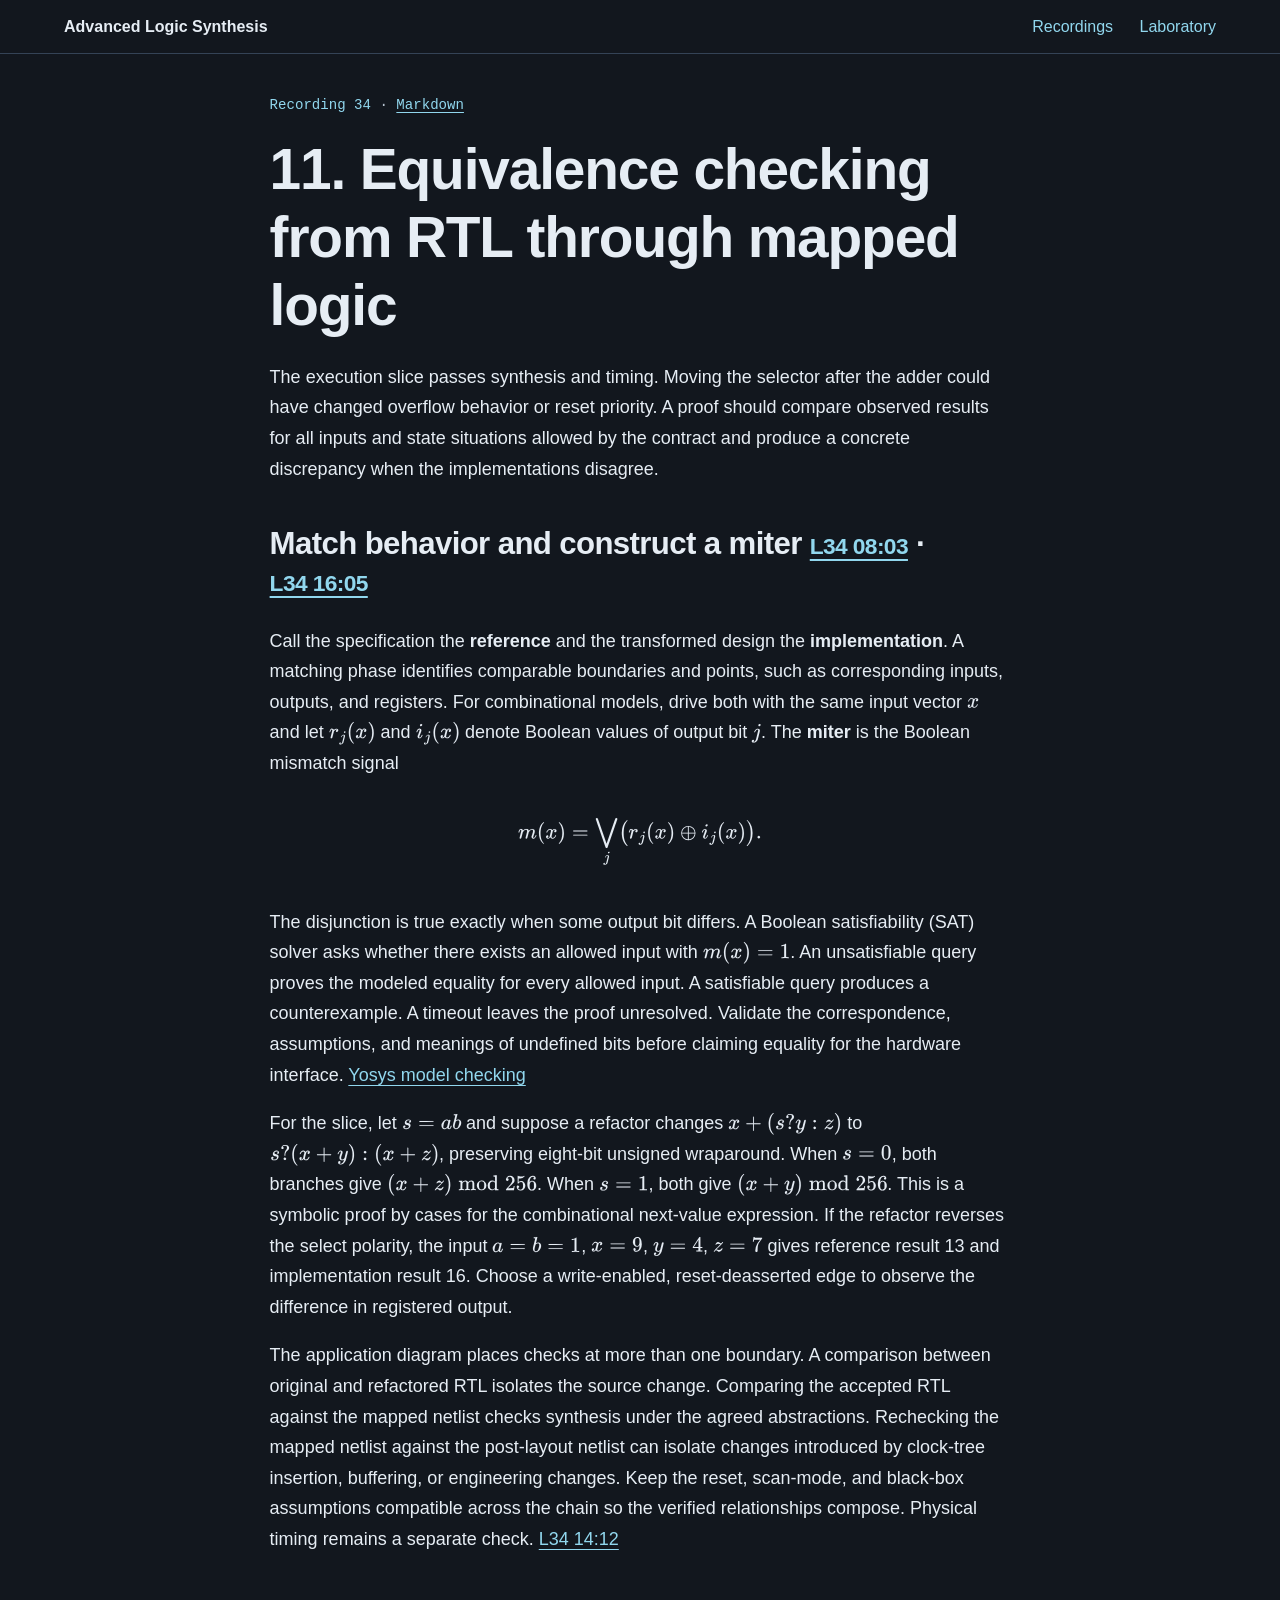
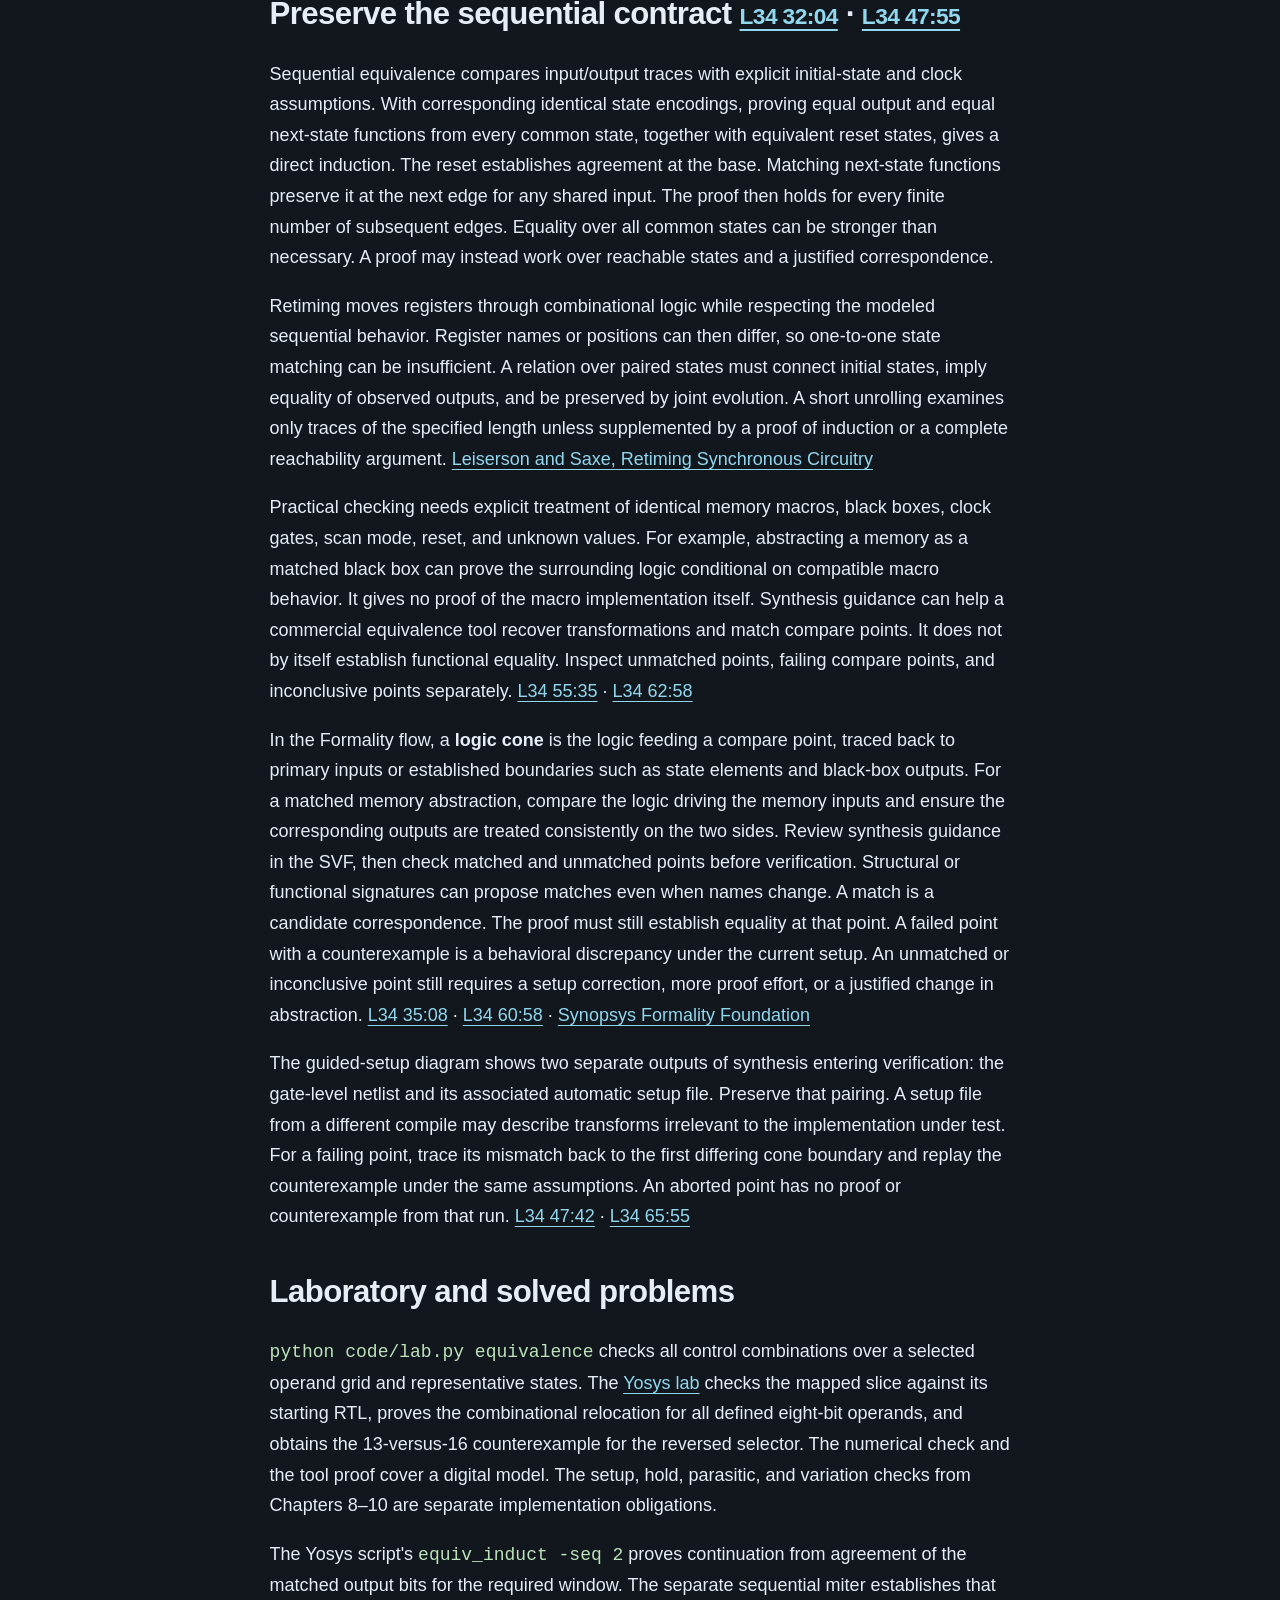
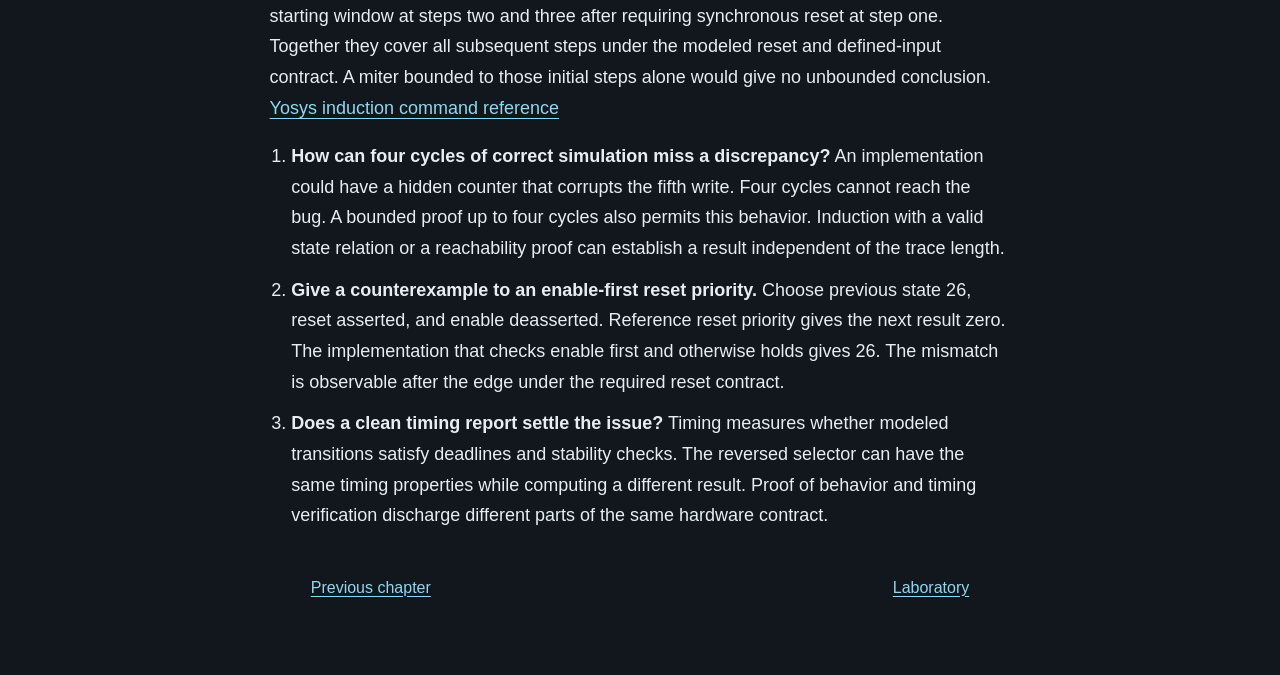
<file: chapters/11-equivalence.html>
<!doctype html>
<html lang="en">
<head>
<meta charset="utf-8">
<meta name="viewport" content="width=device-width, initial-scale=1">
<meta name="color-scheme" content="dark">
<title>11. Equivalence checking from RTL through mapped logic</title>
<link rel="stylesheet" href="../assets/reader.css">
<script defer src="../assets/math-config.js"></script><script defer src="../assets/mathjax-tex-svg.js"></script>
</head>
<body>
<a class="skip" href="#main">Skip to content</a>
<header class="topbar"><nav aria-label="Course navigation">
  <a class="brand" href="../index.html">Advanced Logic Synthesis</a>
  <a href="../source-map.html">Recordings</a>
  <a href="../laboratory.html">Laboratory</a>
</nav></header>
<main id="main"><article><div class="chapter-meta">Recording 34 <span>·</span> <a href="11-equivalence.md">Markdown</a></div>
<h1 id="11-equivalence-checking-from-rtl-through-mapped-logic">11. Equivalence checking from RTL through mapped logic</h1>
<p>The execution slice passes synthesis and timing. Moving the selector after the adder could have changed overflow behavior or reset priority. A proof should compare observed results for all inputs and state situations allowed by the contract and produce a concrete discrepancy when the implementations disagree.</p>
<h2 id="match-behavior-and-construct-a-miter-l34-0803-l34-1605">Match behavior and construct a miter <a href="https://www.youtube.com/watch?v=LfqNlRfpVWo&amp;t=483s">L34 08:03</a> · <a href="https://www.youtube.com/watch?v=LfqNlRfpVWo&amp;t=965s">L34 16:05</a></h2>
<p>Call the specification the <strong>reference</strong> and the transformed design the <strong>implementation</strong>. A matching phase identifies comparable boundaries and points, such as corresponding inputs, outputs, and registers. For combinational models, drive both with the same input vector <span class="inline-math">\(x\)</span> and let <span class="inline-math">\(r_j(x)\)</span> and <span class="inline-math">\(i_j(x)\)</span> denote Boolean values of output bit <span class="inline-math">\(j\)</span>. The <strong>miter</strong> is the Boolean mismatch signal</p>
<div class="display-math">\[m(x)=\bigvee_j\bigl(r_j(x)\oplus i_j(x)\bigr).\]</div>
<p>The disjunction is true exactly when some output bit differs. A Boolean satisfiability (SAT) solver asks whether there exists an allowed input with <span class="inline-math">\(m(x)=1\)</span>. An unsatisfiable query proves the modeled equality for every allowed input. A satisfiable query produces a counterexample. A timeout leaves the proof unresolved. Validate the correspondence, assumptions, and meanings of undefined bits before claiming equality for the hardware interface. <a href="https://github.com/YosysHQ/yosys/blob/main/docs/source/using_yosys/more_scripting/model_checking.rst?plain=true">Yosys model checking</a></p>
<p>For the slice, let <span class="inline-math">\(s=ab\)</span> and suppose a refactor changes <span class="inline-math">\(x+(s?y:z)\)</span> to <span class="inline-math">\(s?(x+y):(x+z)\)</span>, preserving eight-bit unsigned wraparound. When <span class="inline-math">\(s=0\)</span>, both branches give <span class="inline-math">\((x+z)\bmod256\)</span>. When <span class="inline-math">\(s=1\)</span>, both give <span class="inline-math">\((x+y)\bmod256\)</span>. This is a symbolic proof by cases for the combinational next-value expression. If the refactor reverses the select polarity, the input <span class="inline-math">\(a=b=1\)</span>, <span class="inline-math">\(x=9\)</span>, <span class="inline-math">\(y=4\)</span>, <span class="inline-math">\(z=7\)</span> gives reference result 13 and implementation result 16. Choose a write-enabled, reset-deasserted edge to observe the difference in registered output.</p>
<p>The application diagram places checks at more than one boundary. A comparison between original and refactored RTL isolates the source change. Comparing the accepted RTL against the mapped netlist checks synthesis under the agreed abstractions. Rechecking the mapped netlist against the post-layout netlist can isolate changes introduced by clock-tree insertion, buffering, or engineering changes. Keep the reset, scan-mode, and black-box assumptions compatible across the chain so the verified relationships compose. Physical timing remains a separate check. <a href="https://www.youtube.com/watch?v=LfqNlRfpVWo&amp;t=852s">L34 14:12</a></p>
<h2 id="preserve-the-sequential-contract-l34-3204-l34-4755">Preserve the sequential contract <a href="https://www.youtube.com/watch?v=LfqNlRfpVWo&amp;t=1924s">L34 32:04</a> · <a href="https://www.youtube.com/watch?v=LfqNlRfpVWo&amp;t=2875s">L34 47:55</a></h2>
<p>Sequential equivalence compares input/output traces with explicit initial-state and clock assumptions. With corresponding identical state encodings, proving equal output and equal next-state functions from every common state, together with equivalent reset states, gives a direct induction. The reset establishes agreement at the base. Matching next-state functions preserve it at the next edge for any shared input. The proof then holds for every finite number of subsequent edges. Equality over all common states can be stronger than necessary. A proof may instead work over reachable states and a justified correspondence.</p>
<p>Retiming moves registers through combinational logic while respecting the modeled sequential behavior. Register names or positions can then differ, so one-to-one state matching can be insufficient. A relation over paired states must connect initial states, imply equality of observed outputs, and be preserved by joint evolution. A short unrolling examines only traces of the specified length unless supplemented by a proof of induction or a complete reachability argument. <a href="https://www.cs.columbia.edu/~cs6861/handouts/leiserson-algorithmica-88.pdf">Leiserson and Saxe, Retiming Synchronous Circuitry</a></p>
<p>Practical checking needs explicit treatment of identical memory macros, black boxes, clock gates, scan mode, reset, and unknown values. For example, abstracting a memory as a matched black box can prove the surrounding logic conditional on compatible macro behavior. It gives no proof of the macro implementation itself. Synthesis guidance can help a commercial equivalence tool recover transformations and match compare points. It does not by itself establish functional equality. Inspect unmatched points, failing compare points, and inconclusive points separately. <a href="https://www.youtube.com/watch?v=LfqNlRfpVWo&amp;t=3335s">L34 55:35</a> · <a href="https://www.youtube.com/watch?v=LfqNlRfpVWo&amp;t=3778s">L34 62:58</a></p>
<p>In the Formality flow, a <strong>logic cone</strong> is the logic feeding a compare point, traced back to primary inputs or established boundaries such as state elements and black-box outputs. For a matched memory abstraction, compare the logic driving the memory inputs and ensure the corresponding outputs are treated consistently on the two sides. Review synthesis guidance in the SVF, then check matched and unmatched points before verification. Structural or functional signatures can propose matches even when names change. A match is a candidate correspondence. The proof must still establish equality at that point. A failed point with a counterexample is a behavioral discrepancy under the current setup. An unmatched or inconclusive point still requires a setup correction, more proof effort, or a justified change in abstraction. <a href="https://www.youtube.com/watch?v=LfqNlRfpVWo&amp;t=2108s">L34 35:08</a> · <a href="https://www.youtube.com/watch?v=LfqNlRfpVWo&amp;t=3658s">L34 60:58</a> · <a href="https://training.synopsys.com/learn/courses/1115/FormalityFoundation">Synopsys Formality Foundation</a></p>
<p>The guided-setup diagram shows two separate outputs of synthesis entering verification: the gate-level netlist and its associated automatic setup file. Preserve that pairing. A setup file from a different compile may describe transforms irrelevant to the implementation under test. For a failing point, trace its mismatch back to the first differing cone boundary and replay the counterexample under the same assumptions. An aborted point has no proof or counterexample from that run. <a href="https://www.youtube.com/watch?v=LfqNlRfpVWo&amp;t=2862s">L34 47:42</a> · <a href="https://www.youtube.com/watch?v=LfqNlRfpVWo&amp;t=3955s">L34 65:55</a></p>
<h2 id="laboratory-and-solved-problems">Laboratory and solved problems</h2>
<p><code>python code/lab.py equivalence</code> checks all control combinations over a selected operand grid and representative states. The <a href="../code/README.md">Yosys lab</a> checks the mapped slice against its starting RTL, proves the combinational relocation for all defined eight-bit operands, and obtains the 13-versus-16 counterexample for the reversed selector. The numerical check and the tool proof cover a digital model. The setup, hold, parasitic, and variation checks from Chapters 8–10 are separate implementation obligations.</p>
<p>The Yosys script's <code>equiv_induct -seq 2</code> proves continuation from agreement of the matched output bits for the required window. The separate sequential miter establishes that starting window at steps two and three after requiring synchronous reset at step one. Together they cover all subsequent steps under the modeled reset and defined-input contract. A miter bounded to those initial steps alone would give no unbounded conclusion. <a href="https://yosyshq.readthedocs.io/projects/yosys/en/v0.49/cmd/equiv_induct.html">Yosys induction command reference</a></p>
<ol>
<li><strong>How can four cycles of correct simulation miss a discrepancy?</strong> An implementation could have a hidden counter that corrupts the fifth write. Four cycles cannot reach the bug. A bounded proof up to four cycles also permits this behavior. Induction with a valid state relation or a reachability proof can establish a result independent of the trace length.</li>
<li><strong>Give a counterexample to an enable-first reset priority.</strong> Choose previous state 26, reset asserted, and enable deasserted. Reference reset priority gives the next result zero. The implementation that checks enable first and otherwise holds gives 26. The mismatch is observable after the edge under the required reset contract.</li>
<li><strong>Does a clean timing report settle the issue?</strong> Timing measures whether modeled transitions satisfy deadlines and stability checks. The reversed selector can have the same timing properties while computing a different result. Proof of behavior and timing verification discharge different parts of the same hardware contract.</li>
</ol></article>
<nav class="pagination" aria-label="Chapters"><a rel="prev" href="10-variation-noise.html">Previous chapter</a><a rel="next" href="../laboratory.html">Laboratory</a></nav></main>
</body>
</html>
</file>
<file: assets/reader.css>
:root {
  color-scheme: dark;
  --background: #12171e;
  --surface: #19212b;
  --ink: #e6edf4;
  --muted: #b5c1cd;
  --link: #91d7ee;
  --line: #344356;
  --measure: 74ch;
  font-family: "Instrument Sans", "Segoe UI", sans-serif;
  background: var(--background);
  color: var(--ink);
}

* { box-sizing: border-box; }
body { margin: 0; }
a { color: var(--link); text-underline-offset: .2em; }
a:hover { color: white; }
a:focus-visible, [tabindex]:focus-visible { outline: 2px solid var(--link); outline-offset: 4px; }
.skip { position: absolute; top: -5em; left: 1em; }
.skip:focus { top: .5em; z-index: 1; background: var(--surface); padding: .6em; }
.topbar { border-bottom: 1px solid var(--line); }
.topbar nav {
  max-width: 78rem;
  margin: auto;
  padding: 1.1rem clamp(1rem, 4vw, 3rem);
  display: flex;
  flex-wrap: wrap;
  align-items: center;
  gap: .65rem 1.65rem;
}
.topbar a { text-decoration: none; }
.topbar .brand { color: var(--ink); font-weight: 700; margin-right: auto; }
main { max-width: 78rem; margin: auto; padding: 2.5rem clamp(1rem, 4vw, 3rem) 5rem; }
h1, h2, h3 { line-height: 1.2; letter-spacing: -.02em; }
h1 { font-size: clamp(2.15rem, 5vw, 4.4rem); margin: 0 0 1.35rem; font-weight: 690; }
h2 { font-size: clamp(1.4rem, 3vw, 1.95rem); }
p, li { line-height: 1.7; }
.opening { max-width: 55rem; padding-block: 1.7rem 2.2rem; }
.opening > p { color: var(--muted); font-size: clamp(1.04rem, 2vw, 1.25rem); max-width: 56ch; }
.opening .course-credit, .chapter-meta {
  font-family: "IBM Plex Mono", Consolas, monospace;
  font-size: .88rem;
  color: var(--link);
  margin-bottom: 1.1rem;
}
.actions { display: flex; flex-wrap: wrap; align-items: center; gap: 1.4rem; margin-top: 1.6rem; }
.start {
  background: var(--link);
  border-radius: .35rem;
  padding: .64rem 1rem;
  color: var(--background);
  font-weight: 700;
  text-decoration: none;
}
.start:hover { background: white; color: var(--background); }
.contents { margin: 0; padding: 0; list-style: none; max-width: 62rem; }
.contents li { border-top: 1px solid var(--line); }
.contents li:last-child { border-bottom: 1px solid var(--line); }
.contents a {
  display: flex;
  justify-content: space-between;
  align-items: baseline;
  gap: .15rem 1.2rem;
  flex-wrap: wrap;
  padding: .88rem .3rem;
  text-decoration: none;
  font-size: 1.13rem;
}
.contents a:hover { background: var(--surface); }
.contents small { color: var(--muted); }
article, .pagination { max-width: var(--measure); margin-inline: auto; }
article { line-height: 1.7; font-size: clamp(1rem, 1.5vw, 1.125rem); }
article h1 { font-size: clamp(2rem, 4.6vw, 3.55rem); }
article h2 { margin-top: 2.55rem; }
article h2 a { font-size: .73em; white-space: nowrap; }
article li { margin-bottom: .7rem; }
article img { display: block; max-width: 100%; height: auto; border-radius: .45rem; }
article ol, article ul { padding-left: 1.35rem; }
code { font-family: "IBM Plex Mono", Consolas, monospace; color: #bce3b9; overflow-wrap: anywhere; }
.chapter-meta span { color: var(--muted); }
.pagination { display: flex; justify-content: space-between; gap: 1rem; margin-top: 3rem; }
table { width: 100%; border-collapse: collapse; line-height: 1.5; }
td, th { text-align: left; padding: .62rem .68rem; border-bottom: 1px solid var(--line); }
thead th { color: var(--muted); background: var(--surface); }
.table-scroll { overflow-x: auto; }
.table-scroll table { min-width: 39rem; }
.inline-math { display: inline; }
.inline-math mjx-container { max-width: 100%; }
.inline-math mjx-container > svg { max-width: 100%; height: auto; }
.display-math { overflow-x: auto; overflow-y: hidden; padding: .2rem 0; }
.display-math mjx-container[display="true"] { margin: .45em 0; }
.display-math mjx-container > svg { max-width: none; }
@media (max-width: 38rem) {
  .topbar .brand { width: 100%; }
  main { padding-top: 1.55rem; }
  .opening { padding-top: .6rem; }
  .contents a { display: block; }
  .contents small { display: block; }
}
</file>
